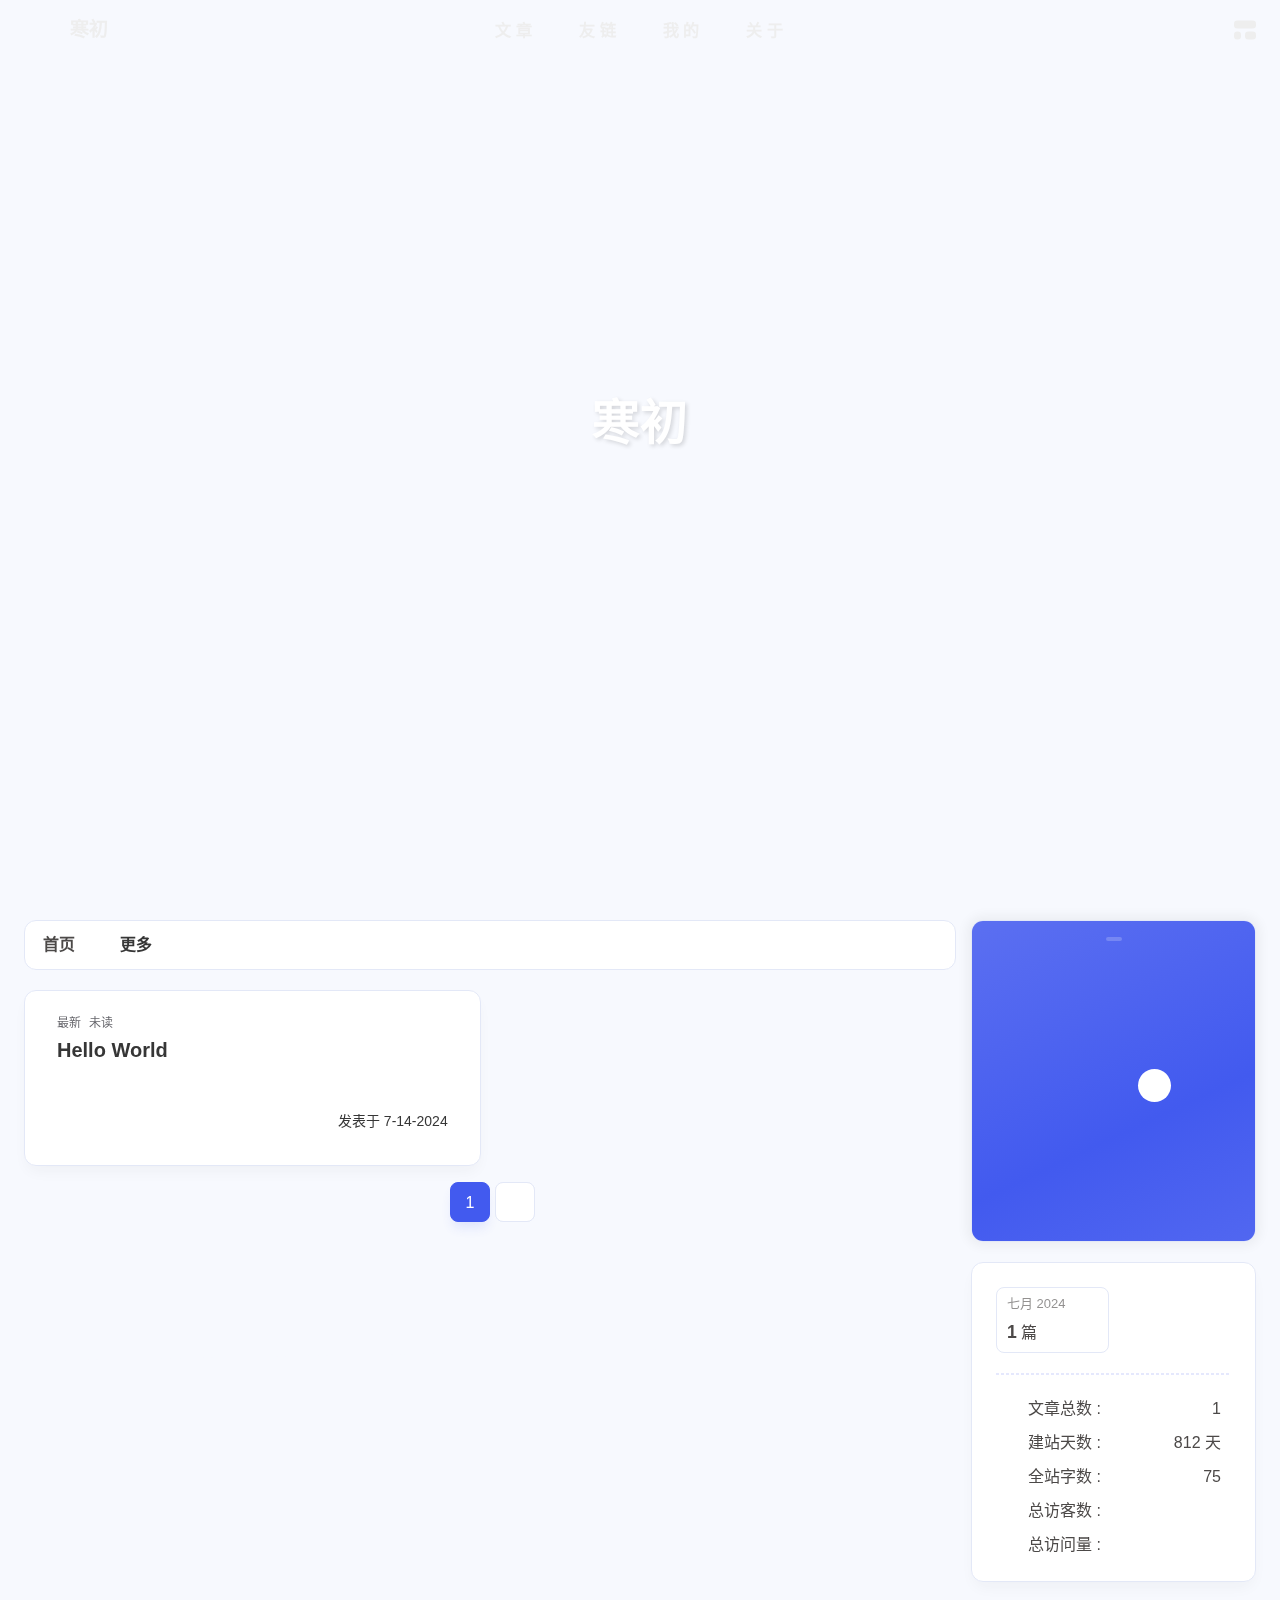
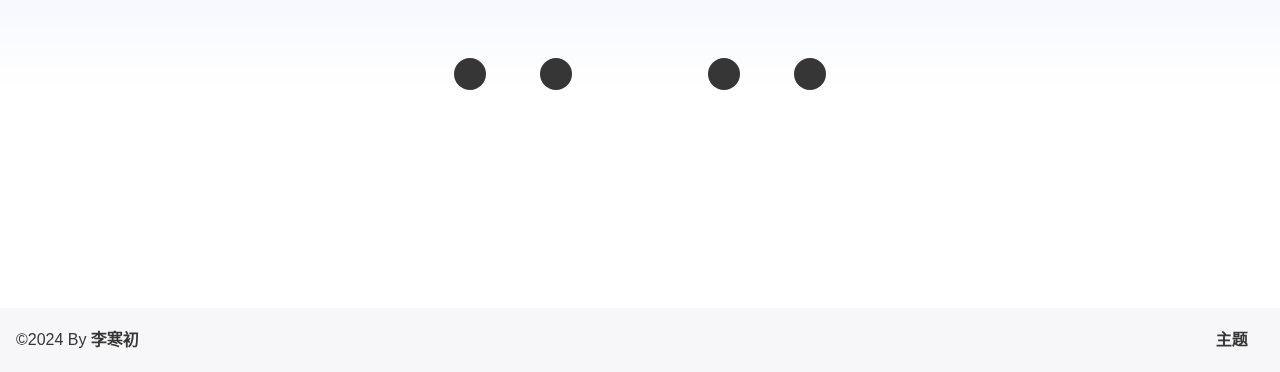
<file: index.html>
<!DOCTYPE html><html lang="zh-CN" data-theme="light"><head><meta charset="UTF-8"><meta http-equiv="X-UA-Compatible" content="IE=edge"><meta name="viewport" content="width=device-width, initial-scale=1.0, user-scalable=no"><title>寒初 - 世界和平</title><meta name="author" content="李寒初"><meta name="copyright" content="李寒初"><meta name="format-detection" content="telephone=no"><meta name="theme-color" content="#f7f9fe"><meta name="mobile-web-app-capable" content="yes"><meta name="apple-touch-fullscreen" content="yes"><meta name="apple-mobile-web-app-title" content="寒初"><meta name="application-name" content="寒初"><meta name="apple-mobile-web-app-capable" content="yes"><meta name="apple-mobile-web-app-status-bar-style" content="#f7f9fe"><meta property="og:type" content="website"><meta property="og:title" content="寒初"><meta property="og:url" content="https://gnight6.github.io/index.html"><meta property="og:site_name" content="寒初"><meta property="og:description"><meta property="og:locale" content="zh-CN"><meta property="og:image" content="https://gnight6.github.io/img/avent.jpg"><meta property="article:author" content="李寒初"><meta property="article:tag"><meta name="twitter:card" content="summary"><meta name="twitter:image" content="https://gnight6.github.io/img/avent.jpg"><meta name="description"><link rel="shortcut icon" href="/img/logo.png"><link rel="canonical" href="https://gnight6.github.io/"><link rel="preconnect" href="//cdn.cbd.int"/><link rel="preconnect" href="//hm.baidu.com"/><link rel="preconnect" href="//busuanzi.ibruce.info"/><meta name="google-site-verification" content="xxx"/><meta name="baidu-site-verification" content="code-xxx"/><meta name="msvalidate.01" content="xxx"/><link rel="manifest" href="/manifest.json"/><meta name="msapplication-TileColor" content="var(--anzhiyu-main)"/><link rel="mask-icon" href="/img/siteicon/apple-icon-180.png" color="#5bbad5"/><link rel="apple-touch-icon" sizes="180x180" href="/img/siteicon/apple-icon-180.png"/><link rel="apple-touch-icon-precomposed" sizes="180x180" href="/img/siteicon/apple-icon-180.png"/><link rel="icon" type="image/png" sizes="32x32" href="/img/siteicon/32.png"/><link rel="icon" type="image/png" sizes="16x16" href="/img/siteicon/16.png"/><link rel="bookmark" href="/img/siteicon/apple-icon-180.png"/><link rel="apple-touch-startup-image" href="/img/siteicon/apple-splash-2048-2732.jpg" media="(device-width: 1024px) and (device-height: 1366px) and (-webkit-device-pixel-ratio: 2) and (orientation: portrait)"/><link rel="apple-touch-startup-image" href="/img/siteicon/apple-splash-2732-2048.jpg" media="(device-width: 1024px) and (device-height: 1366px) and (-webkit-device-pixel-ratio: 2) and (orientation: landscape)"/><link rel="apple-touch-startup-image" href="/img/siteicon/apple-splash-1668-2388.jpg" media="(device-width: 834px) and (device-height: 1194px) and (-webkit-device-pixel-ratio: 2) and (orientation: portrait)"/><link rel="apple-touch-startup-image" href="/img/siteicon/apple-splash-2388-1668.jpg" media="(device-width: 834px) and (device-height: 1194px) and (-webkit-device-pixel-ratio: 2) and (orientation: landscape)"/><link rel="apple-touch-startup-image" href="/img/siteicon/apple-splash-1536-2048.jpg" media="(device-width: 768px) and (device-height: 1024px) and (-webkit-device-pixel-ratio: 2) and (orientation: portrait)"/><link rel="apple-touch-startup-image" href="/img/siteicon/apple-splash-2048-1536.jpg" media="(device-width: 768px) and (device-height: 1024px) and (-webkit-device-pixel-ratio: 2) and (orientation: landscape)"/><link rel="apple-touch-startup-image" href="/img/siteicon/apple-splash-1668-2224.jpg" media="(device-width: 834px) and (device-height: 1112px) and (-webkit-device-pixel-ratio: 2) and (orientation: portrait)"/><link rel="apple-touch-startup-image" href="/img/siteicon/apple-splash-2224-1668.jpg" media="(device-width: 834px) and (device-height: 1112px) and (-webkit-device-pixel-ratio: 2) and (orientation: landscape)"/><link rel="apple-touch-startup-image" href="/img/siteicon/apple-splash-1620-2160.jpg" media="(device-width: 810px) and (device-height: 1080px) and (-webkit-device-pixel-ratio: 2) and (orientation: portrait)"/><link rel="apple-touch-startup-image" href="/img/siteicon/apple-splash-2160-1620.jpg" media="(device-width: 810px) and (device-height: 1080px) and (-webkit-device-pixel-ratio: 2) and (orientation: landscape)"/><link rel="apple-touch-startup-image" href="/img/siteicon/apple-splash-1290-2796.jpg" media="(device-width: 430px) and (device-height: 932px) and (-webkit-device-pixel-ratio: 3) and (orientation: portrait)"/><link rel="apple-touch-startup-image" href="/img/siteicon/apple-splash-2796-1290.jpg" media="(device-width: 430px) and (device-height: 932px) and (-webkit-device-pixel-ratio: 3) and (orientation: landscape)"/><link rel="apple-touch-startup-image" href="/img/siteicon/apple-splash-1179-2556.jpg" media="(device-width: 393px) and (device-height: 852px) and (-webkit-device-pixel-ratio: 3) and (orientation: portrait)"/><link rel="apple-touch-startup-image" href="/img/siteicon/apple-splash-2556-1179.jpg" media="(device-width: 393px) and (device-height: 852px) and (-webkit-device-pixel-ratio: 3) and (orientation: landscape)"/><link rel="apple-touch-startup-image" href="/img/siteicon/apple-splash-1284-2778.jpg" media="(device-width: 428px) and (device-height: 926px) and (-webkit-device-pixel-ratio: 3) and (orientation: portrait)"/><link rel="apple-touch-startup-image" href="/img/siteicon/apple-splash-2778-1284.jpg" media="(device-width: 428px) and (device-height: 926px) and (-webkit-device-pixel-ratio: 3) and (orientation: landscape)"/><link rel="apple-touch-startup-image" href="/img/siteicon/apple-splash-1170-2532.jpg" media="(device-width: 390px) and (device-height: 844px) and (-webkit-device-pixel-ratio: 3) and (orientation: portrait)"/><link rel="apple-touch-startup-image" href="/img/siteicon/apple-splash-2532-1170.jpg" media="(device-width: 390px) and (device-height: 844px) and (-webkit-device-pixel-ratio: 3) and (orientation: landscape)"/><link rel="apple-touch-startup-image" href="/img/siteicon/apple-splash-1125-2436.jpg" media="(device-width: 375px) and (device-height: 812px) and (-webkit-device-pixel-ratio: 3) and (orientation: portrait)"/><link rel="apple-touch-startup-image" href="/img/siteicon/apple-splash-2436-1125.jpg" media="(device-width: 375px) and (device-height: 812px) and (-webkit-device-pixel-ratio: 3) and (orientation: landscape)"/><link rel="apple-touch-startup-image" href="/img/siteicon/apple-splash-1242-2688.jpg" media="(device-width: 414px) and (device-height: 896px) and (-webkit-device-pixel-ratio: 3) and (orientation: portrait)"/><link rel="apple-touch-startup-image" href="/img/siteicon/apple-splash-2688-1242.jpg" media="(device-width: 414px) and (device-height: 896px) and (-webkit-device-pixel-ratio: 3) and (orientation: landscape)"/><link rel="apple-touch-startup-image" href="/img/siteicon/apple-splash-828-1792.jpg" media="(device-width: 414px) and (device-height: 896px) and (-webkit-device-pixel-ratio: 2) and (orientation: portrait)"/><link rel="apple-touch-startup-image" href="/img/siteicon/apple-splash-1792-828.jpg" media="(device-width: 414px) and (device-height: 896px) and (-webkit-device-pixel-ratio: 2) and (orientation: landscape)"/><link rel="apple-touch-startup-image" href="/img/siteicon/apple-splash-1242-2208.jpg" media="(device-width: 414px) and (device-height: 736px) and (-webkit-device-pixel-ratio: 3) and (orientation: portrait)"/><link rel="apple-touch-startup-image" href="/img/siteicon/apple-splash-2208-1242.jpg" media="(device-width: 414px) and (device-height: 736px) and (-webkit-device-pixel-ratio: 3) and (orientation: landscape)"/><link rel="apple-touch-startup-image" href="/img/siteicon/apple-splash-750-1334.jpg" media="(device-width: 375px) and (device-height: 667px) and (-webkit-device-pixel-ratio: 2) and (orientation: portrait)"/><link rel="apple-touch-startup-image" href="/img/siteicon/apple-splash-1334-750.jpg" media="(device-width: 375px) and (device-height: 667px) and (-webkit-device-pixel-ratio: 2) and (orientation: landscape)"/><link rel="apple-touch-startup-image" href="/img/siteicon/apple-splash-640-1136.jpg" media="(device-width: 320px) and (device-height: 568px) and (-webkit-device-pixel-ratio: 2) and (orientation: portrait)"/><link rel="apple-touch-startup-image" href="/img/siteicon/apple-splash-1136-640.jpg" media="(device-width: 320px) and (device-height: 568px) and (-webkit-device-pixel-ratio: 2) and (orientation: landscape)"/><link rel="stylesheet" href="/css/index.css"><link rel="stylesheet" href="https://cdn.cbd.int/node-snackbar@0.1.16/dist/snackbar.min.css" media="print" onload="this.media='all'"><link rel="stylesheet" href="https://cdn.cbd.int/@fancyapps/ui@5.0.28/dist/fancybox/fancybox.css" media="print" onload="this.media='all'"><script>var _hmt = _hmt || [];
(function() {
  var hm = document.createElement("script");
  hm.src = "https://hm.baidu.com/hm.js?9c9de7b043da55645f158c6094981dbc";
  var s = document.getElementsByTagName("script")[0]; 
  s.parentNode.insertBefore(hm, s);
})();
</script><script>const GLOBAL_CONFIG = {
  linkPageTop: undefined,
  peoplecanvas: {"enable":true,"img":"https://upload-bbs.miyoushe.com/upload/2023/09/03/125766904/ee23df8517f3c3e3efc4145658269c06_5714860933110284659.png"},
  postHeadAiDescription: {"enable":true,"gptName":"AnZhiYu","mode":"local","switchBtn":false,"btnLink":"https://afdian.net/item/886a79d4db6711eda42a52540025c377","randomNum":3,"basicWordCount":1000,"key":"xxxx","Referer":"https://xx.xx/"},
  diytitle: {"enable":true,"leaveTitle":"w(ﾟДﾟ)w 不要走！再看看嘛！","backTitle":"♪(^∇^*)欢迎肥来！"},
  LA51: undefined,
  greetingBox: {"enable":true,"default":"晚上好👋","list":[{"greeting":"晚安😴","startTime":0,"endTime":5},{"greeting":"早上好鸭👋, 祝你一天好心情！","startTime":6,"endTime":9},{"greeting":"上午好👋, 状态很好，鼓励一下～","startTime":10,"endTime":10},{"greeting":"11点多啦, 在坚持一下就吃饭啦～","startTime":11,"endTime":11},{"greeting":"午安👋, 宝贝","startTime":12,"endTime":14},{"greeting":"🌈充实的一天辛苦啦！","startTime":14,"endTime":18},{"greeting":"19点喽, 奖励一顿丰盛的大餐吧🍔。","startTime":19,"endTime":19},{"greeting":"晚上好👋, 在属于自己的时间好好放松😌~","startTime":20,"endTime":24}]},
  twikooEnvId: '',
  commentBarrageConfig:undefined,
  root: '/',
  preloader: {"source":3},
  friends_vue_info: undefined,
  navMusic: true,
  mainTone: {"mode":"api","api":"https://img2color-go.vercel.app/api?img=","cover_change":true},
  authorStatus: {"skills":null},
  algolia: undefined,
  localSearch: undefined,
  translate: {"defaultEncoding":2,"translateDelay":0,"msgToTraditionalChinese":"繁","msgToSimplifiedChinese":"简","rightMenuMsgToTraditionalChinese":"转为繁体","rightMenuMsgToSimplifiedChinese":"转为简体"},
  noticeOutdate: undefined,
  highlight: {"plugin":"highlight.js","highlightCopy":true,"highlightLang":true,"highlightHeightLimit":330},
  copy: {
    success: '复制成功',
    error: '复制错误',
    noSupport: '浏览器不支持'
  },
  relativeDate: {
    homepage: false,
    simplehomepage: true,
    post: false
  },
  runtime: '天',
  date_suffix: {
    just: '刚刚',
    min: '分钟前',
    hour: '小时前',
    day: '天前',
    month: '个月前'
  },
  copyright: {"copy":true,"copyrightEbable":false,"limitCount":50,"languages":{"author":"作者: 李寒初","link":"链接: ","source":"来源: 寒初","info":"著作权归作者所有。商业转载请联系作者获得授权，非商业转载请注明出处。","copySuccess":"复制成功，复制和转载请标注本文地址"}},
  lightbox: 'fancybox',
  Snackbar: {"chs_to_cht":"你已切换为繁体","cht_to_chs":"你已切换为简体","day_to_night":"你已切换为深色模式","night_to_day":"你已切换为浅色模式","bgLight":"#49b1f5","bgDark":"#2d3035","position":"bottom-left"},
  source: {
    justifiedGallery: {
      js: 'https://cdn.cbd.int/flickr-justified-gallery@2.1.2/dist/fjGallery.min.js',
      css: 'https://cdn.cbd.int/flickr-justified-gallery@2.1.2/dist/fjGallery.css'
    }
  },
  isPhotoFigcaption: false,
  islazyload: true,
  isAnchor: false,
  shortcutKey: {"enable":true,"delay":100,"shiftDelay":200},
  autoDarkmode: true
}</script><script id="config-diff">var GLOBAL_CONFIG_SITE = {
  configTitle: '寒初',
  title: '寒初',
  postAI: '',
  pageFillDescription: '',
  isPost: false,
  isHome: true,
  isHighlightShrink: true,
  isToc: false,
  postUpdate: '2024-07-16 12:09:03',
  postMainColor: '',
}</script><noscript><style type="text/css">
  #nav {
    opacity: 1
  }
  .justified-gallery img {
    opacity: 1
  }

  #recent-posts time,
  #post-meta time {
    display: inline !important
  }
</style></noscript><script>(win=>{
      win.saveToLocal = {
        set: (key, value, ttl) => {
          if (ttl === 0) return
          const now = Date.now()
          const expiry = now + ttl * 86400000
          const item = {
            value,
            expiry
          }
          localStorage.setItem(key, JSON.stringify(item))
        },
      
        get: key => {
          const itemStr = localStorage.getItem(key)
      
          if (!itemStr) {
            return undefined
          }
          const item = JSON.parse(itemStr)
          const now = Date.now()
      
          if (now > item.expiry) {
            localStorage.removeItem(key)
            return undefined
          }
          return item.value
        }
      }
    
      win.getScript = (url, attr = {}) => new Promise((resolve, reject) => {
        const script = document.createElement('script')
        script.src = url
        script.async = true
        script.onerror = reject
        script.onload = script.onreadystatechange = function() {
          const loadState = this.readyState
          if (loadState && loadState !== 'loaded' && loadState !== 'complete') return
          script.onload = script.onreadystatechange = null
          resolve()
        }

        Object.keys(attr).forEach(key => {
          script.setAttribute(key, attr[key])
        })

        document.head.appendChild(script)
      })
    
      win.getCSS = (url, id = false) => new Promise((resolve, reject) => {
        const link = document.createElement('link')
        link.rel = 'stylesheet'
        link.href = url
        if (id) link.id = id
        link.onerror = reject
        link.onload = link.onreadystatechange = function() {
          const loadState = this.readyState
          if (loadState && loadState !== 'loaded' && loadState !== 'complete') return
          link.onload = link.onreadystatechange = null
          resolve()
        }
        document.head.appendChild(link)
      })
    
      win.activateDarkMode = () => {
        document.documentElement.setAttribute('data-theme', 'dark')
        if (document.querySelector('meta[name="theme-color"]') !== null) {
          document.querySelector('meta[name="theme-color"]').setAttribute('content', '#18171d')
        }
      }
      win.activateLightMode = () => {
        document.documentElement.setAttribute('data-theme', 'light')
        if (document.querySelector('meta[name="theme-color"]') !== null) {
          document.querySelector('meta[name="theme-color"]').setAttribute('content', '#f7f9fe')
        }
      }
      const t = saveToLocal.get('theme')
    
          const isDarkMode = window.matchMedia('(prefers-color-scheme: dark)').matches
          const isLightMode = window.matchMedia('(prefers-color-scheme: light)').matches
          const isNotSpecified = window.matchMedia('(prefers-color-scheme: no-preference)').matches
          const hasNoSupport = !isDarkMode && !isLightMode && !isNotSpecified

          if (t === undefined) {
            if (isLightMode) activateLightMode()
            else if (isDarkMode) activateDarkMode()
            else if (isNotSpecified || hasNoSupport) {
              const now = new Date()
              const hour = now.getHours()
              const isNight = hour <= 6 || hour >= 18
              isNight ? activateDarkMode() : activateLightMode()
            }
            window.matchMedia('(prefers-color-scheme: dark)').addListener(e => {
              if (saveToLocal.get('theme') === undefined) {
                e.matches ? activateDarkMode() : activateLightMode()
              }
            })
          } else if (t === 'light') activateLightMode()
          else activateDarkMode()
        
      const asideStatus = saveToLocal.get('aside-status')
      if (asideStatus !== undefined) {
        if (asideStatus === 'hide') {
          document.documentElement.classList.add('hide-aside')
        } else {
          document.documentElement.classList.remove('hide-aside')
        }
      }
    
      const detectApple = () => {
        if(/iPad|iPhone|iPod|Macintosh/.test(navigator.userAgent)){
          document.documentElement.classList.add('apple')
        }
      }
      detectApple()
    })(window)</script><meta name="generator" content="Hexo 7.3.0"></head><body data-type="anzhiyu"><div id="web_bg"></div><div id="an_music_bg"></div><div id="loading-box" onclick="document.getElementById(&quot;loading-box&quot;).classList.add(&quot;loaded&quot;)"><div class="loading-bg"><img class="loading-img nolazyload" alt="加载头像" src="/img/avent.jpg"/><div class="loading-image-dot"></div></div></div><script>const preloader = {
  endLoading: () => {
    document.getElementById('loading-box').classList.add("loaded");
  },
  initLoading: () => {
    document.getElementById('loading-box').classList.remove("loaded")
  }
}
window.addEventListener('load',()=> { preloader.endLoading() })
setTimeout(function(){preloader.endLoading();},10000)

if (true) {
  document.addEventListener('pjax:send', () => { preloader.initLoading() })
  document.addEventListener('pjax:complete', () => { preloader.endLoading() })
}</script><link rel="stylesheet" href="https://cdn.cbd.int/anzhiyu-theme-static@1.1.10/progress_bar/progress_bar.css"/><script async="async" src="https://cdn.cbd.int/pace-js@1.2.4/pace.min.js" data-pace-options="{ &quot;restartOnRequestAfter&quot;:false,&quot;eventLag&quot;:false}"></script><div class="page" id="body-wrap"><header class="full_page" id="page-header" style="orange"><nav id="nav"><div id="nav-group"><span id="blog_name"><div class="back-home-button"><i class="anzhiyufont anzhiyu-icon-grip-vertical"></i><div class="back-menu-list-groups"><div class="back-menu-list-group"><div class="back-menu-list-title">网页</div><div class="back-menu-list"><a class="back-menu-item" href="https://gNight6.github.io" title="博客"><img class="back-menu-item-icon" src= "[data-uri]" onerror="this.onerror=null,this.src=&quot;/img/404.jpg&quot;" data-lazy-src="/img/logo.png" alt="博客"/><span class="back-menu-item-text">博客</span></a></div></div><div class="back-menu-list-group"><div class="back-menu-list-title">项目</div><div class="back-menu-list"><a class="back-menu-item" target="_blank" rel="noopener" href="https://image.anheyu.com/" title="安知鱼图床"><img class="back-menu-item-icon" src= "[data-uri]" onerror="this.onerror=null,this.src=&quot;/img/404.jpg&quot;" data-lazy-src="https://image.anheyu.com/favicon.ico" alt="安知鱼图床"/><span class="back-menu-item-text">安知鱼图床</span></a></div></div></div></div><a id="site-name" href="/" accesskey="h"><div class="title">寒初</div><i class="anzhiyufont anzhiyu-icon-house-chimney"></i></a><div id="he-plugin-simple"></div><script>var WIDGET = {
  "CONFIG": {
    "modules": "0124",
    "background": "2",
    "tmpColor": "FFFFFF",
    "tmpSize": "16",
    "cityColor": "FFFFFF",
    "citySize": "16",
    "aqiColor": "E8D87B",
    "aqiSize": "16",
    "weatherIconSize": "24",
    "alertIconSize": "18",
    "padding": "10px 10px 10px 10px",
    "shadow": "0",
    "language": "auto",
    "borderRadius": "20",
    "fixed": "true",
    "vertical": "top",
    "horizontal": "left",
    "left": "20",
    "top": "7.1",
    "key": "df245676fb434a0691ead1c63341cd94"
  }
}
</script><link rel="stylesheet" href="https://widget.qweather.net/simple/static/css/he-simple.css?v=1.4.0"/><script src="https://widget.qweather.net/simple/static/js/he-simple.js?v=1.4.0"></script></span><div class="mask-name-container"><div id="name-container"><a id="page-name" href="javascript:anzhiyu.scrollToDest(0, 500)">PAGE_NAME</a></div></div><div id="menus"><div class="menus_items"><div class="menus_item"><a class="site-page" href="javascript:void(0);"><span> 文章</span></a><ul class="menus_item_child"><li><a class="site-page child faa-parent animated-hover" href="/archives/"><i class="anzhiyufont anzhiyu-icon-box-archive faa-tada" style="font-size: 0.9em;"></i><span> 隧道</span></a></li><li><a class="site-page child faa-parent animated-hover" href="/categories/"><i class="anzhiyufont anzhiyu-icon-shapes faa-tada" style="font-size: 0.9em;"></i><span> 分类</span></a></li><li><a class="site-page child faa-parent animated-hover" href="/tags/"><i class="anzhiyufont anzhiyu-icon-tags faa-tada" style="font-size: 0.9em;"></i><span> 标签</span></a></li></ul></div><div class="menus_item"><a class="site-page" href="javascript:void(0);"><span> 友链</span></a><ul class="menus_item_child"><li><a class="site-page child faa-parent animated-hover" href="/link/"><i class="anzhiyufont anzhiyu-icon-link faa-tada" style="font-size: 0.9em;"></i><span> 友人帐</span></a></li><li><a class="site-page child faa-parent animated-hover" href="/comments/"><i class="anzhiyufont anzhiyu-icon-envelope faa-tada" style="font-size: 0.9em;"></i><span> 留言板</span></a></li></ul></div><div class="menus_item"><a class="site-page" href="javascript:void(0);"><span> 我的</span></a><ul class="menus_item_child"><li><a class="site-page child faa-parent animated-hover" href="/music/?id=2660284705&amp;server=netease"><i class="anzhiyufont anzhiyu-icon-music faa-tada" style="font-size: 0.9em;"></i><span> 音乐馆</span></a></li><li><a class="site-page child faa-parent animated-hover" href="/album/"><i class="anzhiyufont anzhiyu-icon-images faa-tada" style="font-size: 0.9em;"></i><span> 相册集</span></a></li><li><a class="site-page child faa-parent animated-hover" href="/air-conditioner/"><i class="anzhiyufont anzhiyu-icon-fan faa-tada" style="font-size: 0.9em;"></i><span> 小空调</span></a></li></ul></div><div class="menus_item"><a class="site-page" href="javascript:void(0);"><span> 关于</span></a><ul class="menus_item_child"><li><a class="site-page child faa-parent animated-hover" href="/about/"><i class="anzhiyufont anzhiyu-icon-paper-plane faa-tada" style="font-size: 0.9em;"></i><span> 关于本人</span></a></li><li><a class="site-page child faa-parent animated-hover" href="/essay/"><i class="anzhiyufont anzhiyu-icon-lightbulb faa-tada" style="font-size: 0.9em;"></i><span> 闲言碎语</span></a></li><li><a class="site-page child faa-parent animated-hover" href="javascript:toRandomPost()"><i class="anzhiyufont anzhiyu-icon-shoe-prints1 faa-tada" style="font-size: 0.9em;"></i><span> 随便逛逛</span></a></li></ul></div></div></div><div id="nav-right"><div class="nav-button only-home" id="travellings_button" title="随机前往一个开往项目网站"><a class="site-page" onclick="anzhiyu.totraveling()" title="随机前往一个开往项目网站" href="javascript:void(0);" rel="external nofollow" data-pjax-state="external"><i class="anzhiyufont anzhiyu-icon-train"></i></a></div><div class="nav-button" id="randomPost_button"><a class="site-page" onclick="toRandomPost()" title="随机前往一个文章" href="javascript:void(0);"><i class="anzhiyufont anzhiyu-icon-dice"></i></a></div><input id="center-console" type="checkbox"/><label class="widget" for="center-console" title="中控台" onclick="anzhiyu.switchConsole();"><i class="left"></i><i class="widget center"></i><i class="widget right"></i></label><div id="console"><div class="console-card-group-reward"><ul class="reward-all console-card"><li class="reward-item"><a href="https://npm.elemecdn.com/anzhiyu-blog@1.1.6/img/post/common/qrcode-weichat.png" target="_blank"><img class="post-qr-code-img" alt="微信" src= "[data-uri]" onerror="this.onerror=null,this.src=&quot;/img/404.jpg&quot;" data-lazy-src="https://npm.elemecdn.com/anzhiyu-blog@1.1.6/img/post/common/qrcode-weichat.png"/></a><div class="post-qr-code-desc">微信</div></li><li class="reward-item"><a href="https://npm.elemecdn.com/anzhiyu-blog@1.1.6/img/post/common/qrcode-alipay.png" target="_blank"><img class="post-qr-code-img" alt="支付宝" src= "[data-uri]" onerror="this.onerror=null,this.src=&quot;/img/404.jpg&quot;" data-lazy-src="https://npm.elemecdn.com/anzhiyu-blog@1.1.6/img/post/common/qrcode-alipay.png"/></a><div class="post-qr-code-desc">支付宝</div></li></ul></div><div class="console-card-group"><div class="console-card-group-left"><div class="console-card" id="card-newest-comments"><div class="card-content"><div class="author-content-item-tips">互动</div><span class="author-content-item-title"> 最新评论</span></div><div class="aside-list"><span>正在加载中...</span></div></div></div><div class="console-card-group-right"><div class="console-card tags"><div class="card-content"><div class="author-content-item-tips">兴趣点</div><span class="author-content-item-title">寻找你感兴趣的领域</span></div></div><div class="console-card history"><div class="item-headline"><i class="anzhiyufont anzhiyu-icon-box-archiv"></i><span>文章</span></div><div class="card-archives"><div class="item-headline"><i class="anzhiyufont anzhiyu-icon-archive"></i><span>归档</span></div><ul class="card-archive-list"><li class="card-archive-list-item"><a class="card-archive-list-link" href="/archives/2024/07/"><span class="card-archive-list-date">七月 2024</span><div class="card-archive-list-count-group"><span class="card-archive-list-count">1</span><span>篇</span></div></a></li></ul></div><hr/></div></div></div><div class="button-group"><div class="console-btn-item"><a class="darkmode_switchbutton" title="显示模式切换" href="javascript:void(0);"><i class="anzhiyufont anzhiyu-icon-moon"></i></a></div><div class="console-btn-item" id="consoleHideAside" onclick="anzhiyu.hideAsideBtn()" title="边栏显示控制"><a class="asideSwitch"><i class="anzhiyufont anzhiyu-icon-arrows-left-right"></i></a></div><div class="console-btn-item" id="consoleMusic" onclick="anzhiyu.musicToggle()" title="音乐开关"><a class="music-switch"><i class="anzhiyufont anzhiyu-icon-music"></i></a></div><div class="console-btn-item" id="consoleKeyboard" onclick="anzhiyu.keyboardToggle()" title="快捷键开关"><a class="keyboard-switch"><i class="anzhiyufont anzhiyu-icon-keyboard"></i></a></div></div><div class="console-mask" onclick="anzhiyu.hideConsole()" href="javascript:void(0);"></div></div><div class="nav-button" id="nav-totop"><a class="totopbtn" href="javascript:void(0);"><i class="anzhiyufont anzhiyu-icon-arrow-up"></i><span id="percent" onclick="anzhiyu.scrollToDest(0,500)">0</span></a></div><div id="toggle-menu"><a class="site-page" href="javascript:void(0);" title="切换"><i class="anzhiyufont anzhiyu-icon-bars"></i></a></div></div></div></nav><div id="site-info"><h1 id="site-title">寒初</h1></div><div id="scroll-down"><i class="anzhiyufont anzhiyu-icon-angle-down scroll-down-effects"></i></div></header><main id="blog-container"><div class="layout" id="content-inner"><div class="recent-posts" id="recent-posts"><div id="categoryBar"><div class="category-bar" id="category-bar"><div id="catalog-bar"><div id="catalog-list"><div class="catalog-list-item" id="首页"><a href="/">首页</a></div></div><div class="category-bar-next" id="category-bar-next" onclick="anzhiyu.scrollCategoryBarToRight()"><i class="anzhiyufont anzhiyu-icon-angle-double-right"></i></div><a class="catalog-more" href="/categories/">更多</a></div></div></div><div class="recent-post-item lastestpost-item" onclick="pjax.loadUrl('/2024/07/14/hello-world/')"><div class="recent-post-info no-cover"><div class="recent-post-info-top"><div class="recent-post-info-top-tips"><span class="newPost">最新</span><a class="unvisited-post" href="/2024/07/14/hello-world/" title="Hello World">未读</a></div><a class="article-title" href="/2024/07/14/hello-world/" title="Hello World">Hello World</a></div><div class="article-meta-wrap"><span class="post-meta-date"><i class="anzhiyufont anzhiyu-icon-calendar-days" style="font-size: 15px; display:none"></i><span class="article-meta-label">发表于</span><time datetime="2024-07-14T09:32:15.621Z" title="发表于 2024-07-14 17:32:15" time="2024-07-14 17:32:15">2024-07-14</time><time class="time_hidden" datetime="2024-07-14T09:32:15.621Z" title="更新于 2024-07-14 17:32:15" time="2024-07-14 17:32:15">2024-07-14</time></span></div><div class="content">Welcome to Hexo! This is your very first post. Check documentation for more info. If you get any problems when using Hexo, you can find the answer in troubleshooting or you can ask me on GitHub.
Quick StartCreate a new post$ hexo new &quot;My New Post&quot;

More info: Writing
Run server$ hexo server

More info: Server
Generate static files$ hexo generate

More info: Generating
Deploy to remote sites$ hexo deploy

More info: Deployment
</div></div></div><nav id="pagination"><div class="pagination"><span class="page-number current">1</span><div class="toPageGroup"><input id="toPageText" oninput="value=value.replace(/[^0-9]/g,'')" maxlength="3" onkeyup="this.value=this.value.replace(/[^u4e00-u9fa5w]/g,'')" aria-label="toPage"><a id="toPageButton" onclick="anzhiyu.toPage()"><i class="anzhiyufont anzhiyu-icon-angles-right" style="font-weight: inherit; font-size: 1rem;"></i></a></div></div></nav></div><div class="aside-content" id="aside-content"><div class="card-widget card-info"><div class="card-content"><div class="author-info__sayhi" id="author-info__sayhi" onclick="anzhiyu.changeSayHelloText()"></div><div class="author-info-avatar"><img class="avatar-img" src= "[data-uri]" onerror="this.onerror=null,this.src=&quot;/img/404.jpg&quot;" data-lazy-src="/img/avent.jpg" onerror="this.onerror=null;this.src='/img/friend_404.gif'" alt="avatar"/><div class="author-status"><img class="g-status" src= "[data-uri]" onerror="this.onerror=null,this.src=&quot;/img/404.jpg&quot;" data-lazy-src="https://bu.dusays.com/2023/08/24/64e6ce9c507bb.png" alt="status"/></div></div><div class="author-info__description"></div></div></div><div class="sticky_layout"><div class="card-widget"><div class="card-archives"><div class="item-headline"><i class="anzhiyufont anzhiyu-icon-archive"></i><span>归档</span></div><ul class="card-archive-list"><li class="card-archive-list-item"><a class="card-archive-list-link" href="/archives/2024/07/"><span class="card-archive-list-date">七月 2024</span><div class="card-archive-list-count-group"><span class="card-archive-list-count">1</span><span>篇</span></div></a></li></ul></div><hr/><div class="card-webinfo"><div class="item-headline"><i class="anzhiyufont anzhiyu-icon-chart-line"></i><span>网站资讯</span></div><div class="webinfo"><div class="webinfo-item"><div class="webinfo-item-title"><i class="anzhiyufont anzhiyu-icon-file-lines"></i><div class="item-name">文章总数 :</div></div><div class="item-count">1</div></div><div class="webinfo-item"><div class="webinfo-item-title"><i class="anzhiyufont anzhiyu-icon-stopwatch"></i><div class="item-name">建站天数 :</div></div><div class="item-count" id="runtimeshow" data-publishDate="2024-05-04T04:00:00.000Z"><i class="anzhiyufont anzhiyu-icon-spinner anzhiyu-spin"></i></div></div><div class="webinfo-item"><div class="webinfo-item-title"><i class="anzhiyufont anzhiyu-icon-font"></i><div class="item-name">全站字数 :</div></div><div class="item-count">75</div></div><div class="webinfo-item"><div class="webinfo-item-title"><i class="anzhiyufont anzhiyu-icon-universal-access"></i><div class="item-name">总访客数 :</div></div><div class="item-count" id="busuanzi_value_site_uv"><i class="anzhiyufont anzhiyu-icon-spinner anzhiyu-spin"></i></div></div><div class="webinfo-item"><div class="webinfo-item-title"><i class="anzhiyufont anzhiyu-icon-square-poll-vertical"></i><div class="item-name">总访问量 :</div></div><div class="item-count" id="busuanzi_value_site_pv"><i class="anzhiyufont anzhiyu-icon-spinner anzhiyu-spin"></i></div></div></div></div></div></div></div></div></main><footer id="footer"><div id="footer-wrap"><div id="footer_deal"><a class="deal_link" href="mailto:anzhiyu-c@qq.com" title="email"><i class="anzhiyufont anzhiyu-icon-envelope"></i></a><a class="deal_link" target="_blank" rel="noopener" href="https://weibo.com/u/6378063631" title="微博"><i class="anzhiyufont anzhiyu-icon-weibo"></i></a><img class="footer_mini_logo" title="返回顶部" alt="返回顶部" onclick="anzhiyu.scrollToDest(0, 500)" src= "[data-uri]" onerror="this.onerror=null,this.src=&quot;/img/404.jpg&quot;" data-lazy-src="img/avent.jpg" size="50px"/><a class="deal_link" target="_blank" rel="noopener" href="https://github.com/anzhiyu-c" title="Github"><i class="anzhiyufont anzhiyu-icon-github"></i></a><a class="deal_link" target="_blank" rel="noopener" href="https://v.douyin.com/DwCpMEy/" title="抖音"><i class="anzhiyufont anzhiyu-icon-tiktok"></i></a></div><div id="workboard"><img class="workSituationImg boardsign" src= "[data-uri]" onerror="this.onerror=null,this.src=&quot;/img/404.jpg&quot;" data-lazy-src="https://npm.elemecdn.com/anzhiyu-blog@2.0.4/img/badge/安知鱼-上班摸鱼中.svg" alt="距离月入25k也就还差一个大佬带我~" title="距离月入25k也就还差一个大佬带我~"/><div id="runtimeTextTip"></div></div><p id="ghbdages"><a class="github-badge" target="_blank" href="https://hexo.io/" style="margin-inline:5px" data-title="博客框架为Hexo_v5.4.0" title="博客框架为Hexo_v5.4.0"><img src= "[data-uri]" onerror="this.onerror=null,this.src=&quot;/img/404.jpg&quot;" data-lazy-src="https://npm.elemecdn.com/anzhiyu-blog@2.1.5/img/badge/Frame-Hexo.svg" alt="博客框架为Hexo_v5.4.0"/></a><a class="github-badge" target="_blank" href="https://blog.anheyu.com/" style="margin-inline:5px" data-title="本站使用AnZhiYu主题" title="本站使用AnZhiYu主题"><img src= "[data-uri]" onerror="this.onerror=null,this.src=&quot;/img/404.jpg&quot;" data-lazy-src="https://npm.elemecdn.com/anzhiyu-theme-static@1.0.9/img/Theme-AnZhiYu-2E67D3.svg" alt="本站使用AnZhiYu主题"/></a></p></div><div id="footer-bar"><div class="footer-bar-links"><div class="footer-bar-left"><div id="footer-bar-tips"><div class="copyright">&copy;2024 By <a class="footer-bar-link" href="/" title="李寒初" target="_blank">李寒初</a></div></div><div id="footer-type-tips"></div><div class="js-pjax"><script>function subtitleType () {
  fetch('https://v1.hitokoto.cn')
    .then(response => response.json())
    .then(data => {
      if (true) {
        const from = '出自 ' + data.from
        const sub = ["生活明朗&#44; 万物可爱&#44; 人间值得&#44; 未来可期."]
        sub.unshift(data.hitokoto, from)
        window.typed = new Typed('#footer-type-tips', {
          strings: sub,
          startDelay: 300,
          typeSpeed: 150,
          loop: true,
          backSpeed: 50,
        })
      } else {
        document.getElementById('footer-type-tips').innerHTML = data.hitokoto
      }
    })
}

if (true) {
  if (typeof Typed === 'function') {
    subtitleType()
  } else {
    getScript('https://cdn.cbd.int/typed.js@2.1.0/dist/typed.umd.js').then(subtitleType)
  }
} else {
  subtitleType()
}
</script></div></div><div class="footer-bar-right"><a class="footer-bar-link" target="_blank" rel="noopener" href="https://github.com/anzhiyu-c/hexo-theme-anzhiyu" title="主题">主题</a></div></div></div></footer><script defer>var hasShownPopup = sessionStorage.getItem('sessionNegotiatePopupShown');

if (!hasShownPopup) {
  setTimeout(() => {
    anzhiyuPopupManager && anzhiyuPopupManager.enqueuePopup('协议提醒助手', '查看本站为你的个人隐私做出的努力', '/privacy', 4000);
    sessionStorage.setItem('sessionNegotiatePopupShown', 'true');
  }, 1000);
}
</script></div><div id="sidebar"><div id="menu-mask"></div><div id="sidebar-menus"><div class="sidebar-site-data site-data is-center"><a href="/archives/" title="archive"><div class="headline">文章</div><div class="length-num">1</div></a><a href="/tags/" title="tag"><div class="headline">标签</div><div class="length-num">0</div></a><a href="/categories/" title="category"><div class="headline">分类</div><div class="length-num">0</div></a></div><span class="sidebar-menu-item-title">功能</span><div class="sidebar-menu-item"><a class="darkmode_switchbutton menu-child" href="javascript:void(0);" title="显示模式"><i class="anzhiyufont anzhiyu-icon-circle-half-stroke"></i><span>显示模式</span></a></div><div class="back-menu-list-groups"><div class="back-menu-list-group"><div class="back-menu-list-title">网页</div><div class="back-menu-list"><a class="back-menu-item" href="https://gNight6.github.io" title="博客"><img class="back-menu-item-icon" src= "[data-uri]" onerror="this.onerror=null,this.src=&quot;/img/404.jpg&quot;" data-lazy-src="/img/logo.png" alt="博客"/><span class="back-menu-item-text">博客</span></a></div></div><div class="back-menu-list-group"><div class="back-menu-list-title">项目</div><div class="back-menu-list"><a class="back-menu-item" target="_blank" rel="noopener" href="https://image.anheyu.com/" title="安知鱼图床"><img class="back-menu-item-icon" src= "[data-uri]" onerror="this.onerror=null,this.src=&quot;/img/404.jpg&quot;" data-lazy-src="https://image.anheyu.com/favicon.ico" alt="安知鱼图床"/><span class="back-menu-item-text">安知鱼图床</span></a></div></div></div><div class="menus_items"><div class="menus_item"><a class="site-page" href="javascript:void(0);"><span> 文章</span></a><ul class="menus_item_child"><li><a class="site-page child faa-parent animated-hover" href="/archives/"><i class="anzhiyufont anzhiyu-icon-box-archive faa-tada" style="font-size: 0.9em;"></i><span> 隧道</span></a></li><li><a class="site-page child faa-parent animated-hover" href="/categories/"><i class="anzhiyufont anzhiyu-icon-shapes faa-tada" style="font-size: 0.9em;"></i><span> 分类</span></a></li><li><a class="site-page child faa-parent animated-hover" href="/tags/"><i class="anzhiyufont anzhiyu-icon-tags faa-tada" style="font-size: 0.9em;"></i><span> 标签</span></a></li></ul></div><div class="menus_item"><a class="site-page" href="javascript:void(0);"><span> 友链</span></a><ul class="menus_item_child"><li><a class="site-page child faa-parent animated-hover" href="/link/"><i class="anzhiyufont anzhiyu-icon-link faa-tada" style="font-size: 0.9em;"></i><span> 友人帐</span></a></li><li><a class="site-page child faa-parent animated-hover" href="/comments/"><i class="anzhiyufont anzhiyu-icon-envelope faa-tada" style="font-size: 0.9em;"></i><span> 留言板</span></a></li></ul></div><div class="menus_item"><a class="site-page" href="javascript:void(0);"><span> 我的</span></a><ul class="menus_item_child"><li><a class="site-page child faa-parent animated-hover" href="/music/?id=2660284705&amp;server=netease"><i class="anzhiyufont anzhiyu-icon-music faa-tada" style="font-size: 0.9em;"></i><span> 音乐馆</span></a></li><li><a class="site-page child faa-parent animated-hover" href="/album/"><i class="anzhiyufont anzhiyu-icon-images faa-tada" style="font-size: 0.9em;"></i><span> 相册集</span></a></li><li><a class="site-page child faa-parent animated-hover" href="/air-conditioner/"><i class="anzhiyufont anzhiyu-icon-fan faa-tada" style="font-size: 0.9em;"></i><span> 小空调</span></a></li></ul></div><div class="menus_item"><a class="site-page" href="javascript:void(0);"><span> 关于</span></a><ul class="menus_item_child"><li><a class="site-page child faa-parent animated-hover" href="/about/"><i class="anzhiyufont anzhiyu-icon-paper-plane faa-tada" style="font-size: 0.9em;"></i><span> 关于本人</span></a></li><li><a class="site-page child faa-parent animated-hover" href="/essay/"><i class="anzhiyufont anzhiyu-icon-lightbulb faa-tada" style="font-size: 0.9em;"></i><span> 闲言碎语</span></a></li><li><a class="site-page child faa-parent animated-hover" href="javascript:toRandomPost()"><i class="anzhiyufont anzhiyu-icon-shoe-prints1 faa-tada" style="font-size: 0.9em;"></i><span> 随便逛逛</span></a></li></ul></div></div><span class="sidebar-menu-item-title">标签</span></div></div><div id="keyboard-tips"><div class="keyboardTitle">博客快捷键</div><div class="keybordList"><div class="keybordItem"><div class="keyGroup"><div class="key">shift K</div></div><div class="keyContent"><div class="content">关闭快捷键功能</div></div></div><div class="keybordItem"><div class="keyGroup"><div class="key">shift A</div></div><div class="keyContent"><div class="content">打开/关闭中控台</div></div></div><div class="keybordItem"><div class="keyGroup"><div class="key">shift M</div></div><div class="keyContent"><div class="content">播放/暂停音乐</div></div></div><div class="keybordItem"><div class="keyGroup"><div class="key">shift D</div></div><div class="keyContent"><div class="content">深色/浅色显示模式</div></div></div><div class="keybordItem"><div class="keyGroup"><div class="key">shift S</div></div><div class="keyContent"><div class="content">站内搜索</div></div></div><div class="keybordItem"><div class="keyGroup"><div class="key">shift R</div></div><div class="keyContent"><div class="content">随机访问</div></div></div><div class="keybordItem"><div class="keyGroup"><div class="key">shift H</div></div><div class="keyContent"><div class="content">返回首页</div></div></div><div class="keybordItem"><div class="keyGroup"><div class="key">shift F</div></div><div class="keyContent"><div class="content">友链鱼塘</div></div></div><div class="keybordItem"><div class="keyGroup"><div class="key">shift L</div></div><div class="keyContent"><div class="content">友链页面</div></div></div><div class="keybordItem"><div class="keyGroup"><div class="key">shift P</div></div><div class="keyContent"><div class="content">关于本站</div></div></div><div class="keybordItem"><div class="keyGroup"><div class="key">shift I</div></div><div class="keyContent"><div class="content">原版/本站右键菜单</div></div></div></div></div><div id="rightside"><div id="rightside-config-hide"><button id="translateLink" type="button" title="简繁转换">繁</button><button id="darkmode" type="button" title="浅色和深色模式转换"><i class="anzhiyufont anzhiyu-icon-circle-half-stroke"></i></button><button id="hide-aside-btn" type="button" title="单栏和双栏切换"><i class="anzhiyufont anzhiyu-icon-arrows-left-right"></i></button></div><div id="rightside-config-show"><button id="rightside-config" type="button" title="设置"><i class="anzhiyufont anzhiyu-icon-gear"></i></button><button id="go-up" type="button" title="回到顶部"><i class="anzhiyufont anzhiyu-icon-arrow-up"></i></button></div></div><div id="nav-music"><a id="nav-music-hoverTips" onclick="anzhiyu.musicToggle()" accesskey="m">播放音乐</a><div id="console-music-bg"></div><meting-js id="2660284705" server="netease" type="playlist" mutex="true" preload="none" theme="var(--anzhiyu-main)" data-lrctype="0" order="random" volume="0.7"></meting-js></div><div id="rightMenu"><div class="rightMenu-group rightMenu-small"><div class="rightMenu-item" id="menu-backward"><i class="anzhiyufont anzhiyu-icon-arrow-left"></i></div><div class="rightMenu-item" id="menu-forward"><i class="anzhiyufont anzhiyu-icon-arrow-right"></i></div><div class="rightMenu-item" id="menu-refresh"><i class="anzhiyufont anzhiyu-icon-arrow-rotate-right" style="font-size: 1rem;"></i></div><div class="rightMenu-item" id="menu-top"><i class="anzhiyufont anzhiyu-icon-arrow-up"></i></div></div><div class="rightMenu-group rightMenu-line rightMenuPlugin"><div class="rightMenu-item" id="menu-copytext"><i class="anzhiyufont anzhiyu-icon-copy"></i><span>复制选中文本</span></div><div class="rightMenu-item" id="menu-pastetext"><i class="anzhiyufont anzhiyu-icon-paste"></i><span>粘贴文本</span></div><a class="rightMenu-item" id="menu-commenttext"><i class="anzhiyufont anzhiyu-icon-comment-medical"></i><span>引用到评论</span></a><div class="rightMenu-item" id="menu-newwindow"><i class="anzhiyufont anzhiyu-icon-window-restore"></i><span>新窗口打开</span></div><div class="rightMenu-item" id="menu-copylink"><i class="anzhiyufont anzhiyu-icon-link"></i><span>复制链接地址</span></div><div class="rightMenu-item" id="menu-copyimg"><i class="anzhiyufont anzhiyu-icon-images"></i><span>复制此图片</span></div><div class="rightMenu-item" id="menu-downloadimg"><i class="anzhiyufont anzhiyu-icon-download"></i><span>下载此图片</span></div><div class="rightMenu-item" id="menu-newwindowimg"><i class="anzhiyufont anzhiyu-icon-window-restore"></i><span>新窗口打开图片</span></div><div class="rightMenu-item" id="menu-search"><i class="anzhiyufont anzhiyu-icon-magnifying-glass"></i><span>站内搜索</span></div><div class="rightMenu-item" id="menu-searchBaidu"><i class="anzhiyufont anzhiyu-icon-magnifying-glass"></i><span>百度搜索</span></div><div class="rightMenu-item" id="menu-music-toggle"><i class="anzhiyufont anzhiyu-icon-play"></i><span>播放音乐</span></div><div class="rightMenu-item" id="menu-music-back"><i class="anzhiyufont anzhiyu-icon-backward"></i><span>切换到上一首</span></div><div class="rightMenu-item" id="menu-music-forward"><i class="anzhiyufont anzhiyu-icon-forward"></i><span>切换到下一首</span></div><div class="rightMenu-item" id="menu-music-playlist" onclick="window.open(&quot;https://music.163.com/playlist?id=2660284705&amp;userid=1758264601&quot;, &quot;_blank&quot;);" style="display: none;"><i class="anzhiyufont anzhiyu-icon-radio"></i><span>查看所有歌曲</span></div><div class="rightMenu-item" id="menu-music-copyMusicName"><i class="anzhiyufont anzhiyu-icon-copy"></i><span>复制歌名</span></div></div><div class="rightMenu-group rightMenu-line rightMenuOther"><a class="rightMenu-item menu-link" id="menu-randomPost"><i class="anzhiyufont anzhiyu-icon-shuffle"></i><span>随便逛逛</span></a><a class="rightMenu-item menu-link" href="/categories/"><i class="anzhiyufont anzhiyu-icon-cube"></i><span>博客分类</span></a><a class="rightMenu-item menu-link" href="/tags/"><i class="anzhiyufont anzhiyu-icon-tags"></i><span>文章标签</span></a></div><div class="rightMenu-group rightMenu-line rightMenuOther"><a class="rightMenu-item" id="menu-copy" href="javascript:void(0);"><i class="anzhiyufont anzhiyu-icon-copy"></i><span>复制地址</span></a><a class="rightMenu-item" id="menu-commentBarrage" href="javascript:void(0);"><i class="anzhiyufont anzhiyu-icon-message"></i><span class="menu-commentBarrage-text">关闭热评</span></a><a class="rightMenu-item" id="menu-darkmode" href="javascript:void(0);"><i class="anzhiyufont anzhiyu-icon-circle-half-stroke"></i><span class="menu-darkmode-text">深色模式</span></a><a class="rightMenu-item" id="menu-translate" href="javascript:void(0);"><i class="anzhiyufont anzhiyu-icon-language"></i><span>轉為繁體</span></a></div></div><div id="rightmenu-mask"></div><div><script src="/js/utils.js"></script><script src="/js/main.js"></script><script src="/js/tw_cn.js"></script><script src="https://cdn.cbd.int/@fancyapps/ui@5.0.28/dist/fancybox/fancybox.umd.js"></script><script src="https://cdn.cbd.int/instant.page@5.2.0/instantpage.js" type="module"></script><script src="https://cdn.cbd.int/vanilla-lazyload@17.8.5/dist/lazyload.iife.min.js"></script><script src="https://cdn.cbd.int/node-snackbar@0.1.16/dist/snackbar.min.js"></script><canvas id="universe"></canvas><script async src="https://npm.elemecdn.com/anzhiyu-theme-static@1.0.0/dark/dark.js"></script><script>// 消除控制台打印
var HoldLog = console.log;
console.log = function () {};
let now1 = new Date();
queueMicrotask(() => {
  const Log = function () {
    HoldLog.apply(console, arguments);
  }; //在恢复前输出日志
  const grt = new Date("05/04/2024 12:00:00"); //此处修改你的建站时间或者网站上线时间
  now1.setTime(now1.getTime() + 250);
  const days = (now1 - grt) / 1000 / 60 / 60 / 24;
  const dnum = Math.floor(days);
  const ascll = [
    `欢迎使用安知鱼!`,
    `生活明朗, 万物可爱`,
    `
        
       █████╗ ███╗   ██╗███████╗██╗  ██╗██╗██╗   ██╗██╗   ██╗
      ██╔══██╗████╗  ██║╚══███╔╝██║  ██║██║╚██╗ ██╔╝██║   ██║
      ███████║██╔██╗ ██║  ███╔╝ ███████║██║ ╚████╔╝ ██║   ██║
      ██╔══██║██║╚██╗██║ ███╔╝  ██╔══██║██║  ╚██╔╝  ██║   ██║
      ██║  ██║██║ ╚████║███████╗██║  ██║██║   ██║   ╚██████╔╝
      ╚═╝  ╚═╝╚═╝  ╚═══╝╚══════╝╚═╝  ╚═╝╚═╝   ╚═╝    ╚═════╝
        
        `,
    "已上线",
    dnum,
    "天",
    "©2024 By 安知鱼 V1.6.12",
  ];
  const ascll2 = [`NCC2-036`, `调用前置摄像头拍照成功，识别为【小笨蛋】.`, `Photo captured: `, `🤪`];

  setTimeout(
    Log.bind(
      console,
      `\n%c${ascll[0]} %c ${ascll[1]} %c ${ascll[2]} %c${ascll[3]}%c ${ascll[4]}%c ${ascll[5]}\n\n%c ${ascll[6]}\n`,
      "color:#425AEF",
      "",
      "color:#425AEF",
      "color:#425AEF",
      "",
      "color:#425AEF",
      ""
    )
  );
  setTimeout(
    Log.bind(
      console,
      `%c ${ascll2[0]} %c ${ascll2[1]} %c \n${ascll2[2]} %c\n${ascll2[3]}\n`,
      "color:white; background-color:#4fd953",
      "",
      "",
      'background:url("https://npm.elemecdn.com/anzhiyu-blog@1.1.6/img/post/common/tinggge.gif") no-repeat;font-size:450%'
    )
  );

  setTimeout(Log.bind(console, "%c WELCOME %c 你好，小笨蛋.", "color:white; background-color:#4f90d9", ""));

  setTimeout(
    console.warn.bind(
      console,
      "%c ⚡ Powered by 安知鱼 %c 你正在访问 李寒初 的博客.",
      "color:white; background-color:#f0ad4e",
      ""
    )
  );

  setTimeout(Log.bind(console, "%c W23-12 %c 你已打开控制台.", "color:white; background-color:#4f90d9", ""));

  setTimeout(
    console.warn.bind(console, "%c S013-782 %c 你现在正处于监控中.", "color:white; background-color:#d9534f", "")
  );
});</script><script async src="/anzhiyu/random.js"></script><script async="async">(function () {
  var grt = new Date("05/04/2024 12:00:00"); //设置网站上线时间
  var now = new Date();
  var dnum;
  var hnum;
  var mnum;
  var snum;
  var nowHour;

  // 计算并更新天数、小时数、分钟数和秒数
  function updateTime() {
    now = new Date(); // 更新 now 的值
    nowHour = now.getHours(); // 更新 nowHour 的值
    var days = (now - grt) / 1000 / 60 / 60 / 24;
    dnum = Math.floor(days);
    var hours = (now - grt) / 1000 / 60 / 60 - 24 * dnum;
    hnum = Math.floor(hours);
    if (String(hnum).length == 1) {
      hnum = "0" + hnum;
    }
    var minutes = (now - grt) / 1000 / 60 - 24 * 60 * dnum - 60 * hnum;
    mnum = Math.floor(minutes);
    if (String(mnum).length == 1) {
      mnum = "0" + mnum;
    }
    var seconds = (now - grt) / 1000 - 24 * 60 * 60 * dnum - 60 * 60 * hnum - 60 * mnum;
    snum = Math.round(seconds);
    if (String(snum).length == 1) {
      snum = "0" + snum;
    }
  }

  // 更新网页中显示的网站运行时间
  function updateHtml() {
    const footer = document.getElementById("footer");
    if (!footer) return
    let currentTimeHtml = "";
    if (nowHour < 18 && nowHour >= 9) {
      // 如果是上班时间，默认就是"安知鱼-上班摸鱼中.svg"图片，不需要更改
      currentTimeHtml = `本站居然运行了 ${dnum} 天<span id='runtime'> ${hnum} 小时 ${mnum} 分 ${snum} 秒 </span><i class='anzhiyufont anzhiyu-icon-heartbeat' style='color:red'></i>`;
    } else {
      // 如果是下班时间，插入"安知鱼-下班啦.svg"图片
      let img = document.querySelector("#workboard .workSituationImg");
      if (img != null) {
        img.src = "https://npm.elemecdn.com/anzhiyu-blog@2.0.4/img/badge/安知鱼-下班啦.svg";
        img.title = "下班了就该开开心心的玩耍，嘿嘿~";
        img.alt = "下班了就该开开心心的玩耍，嘿嘿~";
      }

      currentTimeHtml = `本站居然运行了 ${dnum} 天<span id='runtime'> ${hnum} 小时 ${mnum} 分 ${snum} 秒 </span><i class='anzhiyufont anzhiyu-icon-heartbeat' style='color:red'></i>`;
    }

    if (document.getElementById("runtimeTextTip")) {
      document.getElementById("runtimeTextTip").innerHTML = currentTimeHtml;
    }
  }

  setInterval(() => {
    updateTime();
    updateHtml();
  }, 1000);
})();</script><div class="js-pjax"><script>if (typeof gsap === "object") {
  getScript("/js/anzhiyu/people.js", {defer:true})
} else {
  getScript("https://cdn.cbd.int/anzhiyu-theme-static@1.0.0/gsap/gsap.min.js").then(()=>{
    getScript("/js/anzhiyu/people.js", {defer:true})
  });
}</script><input type="hidden" name="page-type" id="page-type" value="anzhiyu"></div><script>var visitorMail = "";
</script><script async data-pjax src="https://cdn.cbd.int/anzhiyu-theme-static@1.0.0/waterfall/waterfall.js"></script><script src="https://lf3-cdn-tos.bytecdntp.com/cdn/expire-1-M/qrcodejs/1.0.0/qrcode.min.js"></script><script src="/js/anzhiyu/right_click_menu.js"></script><link rel="stylesheet" href="https://cdn.cbd.int/anzhiyu-theme-static@1.1.9/icon/ali_iconfont_css.css"><link rel="stylesheet" href="https://cdn.cbd.int/anzhiyu-theme-static@1.0.0/aplayer/APlayer.min.css" media="print" onload="this.media='all'"><script src="https://cdn.cbd.int/anzhiyu-blog-static@1.0.1/js/APlayer.min.js"></script><script src="https://cdn.cbd.int/hexo-anzhiyu-music@1.0.1/assets/js/Meting2.min.js"></script><script src="https://cdn.cbd.int/pjax@0.2.8/pjax.min.js"></script><script>let pjaxSelectors = ["head > title","#config-diff","#body-wrap","#rightside-config-hide","#rightside-config-show",".js-pjax"]
var pjax = new Pjax({
  elements: 'a:not([target="_blank"])',
  selectors: pjaxSelectors,
  cacheBust: false,
  analytics: false,
  scrollRestoration: false
})

document.addEventListener('pjax:send', function () {
  // removeEventListener scroll 
  anzhiyu.removeGlobalFnEvent('pjax')
  anzhiyu.removeGlobalFnEvent('themeChange')

  document.getElementById('rightside').classList.remove('rightside-show')
  
  if (window.aplayers) {
    for (let i = 0; i < window.aplayers.length; i++) {
      if (!window.aplayers[i].options.fixed) {
        window.aplayers[i].destroy()
      }
    }
  }

  typeof typed === 'object' && typed.destroy()

  //reset readmode
  const $bodyClassList = document.body.classList
  $bodyClassList.contains('read-mode') && $bodyClassList.remove('read-mode')
})

document.addEventListener('pjax:complete', function () {
  window.refreshFn()

  document.querySelectorAll('script[data-pjax]').forEach(item => {
    const newScript = document.createElement('script')
    const content = item.text || item.textContent || item.innerHTML || ""
    Array.from(item.attributes).forEach(attr => newScript.setAttribute(attr.name, attr.value))
    newScript.appendChild(document.createTextNode(content))
    item.parentNode.replaceChild(newScript, item)
  })

  GLOBAL_CONFIG.islazyload && window.lazyLoadInstance.update()

  typeof panguInit === 'function' && panguInit()

  // google analytics
  typeof gtag === 'function' && gtag('config', '', {'page_path': window.location.pathname});

  // baidu analytics
  typeof _hmt === 'object' && _hmt.push(['_trackPageview',window.location.pathname]);

  typeof loadMeting === 'function' && document.getElementsByClassName('aplayer').length && loadMeting()

  // prismjs
  typeof Prism === 'object' && Prism.highlightAll()
})

document.addEventListener('pjax:error', e => {
  if (e.request.status === 404) {
    pjax.loadUrl('/404.html')
  }
})</script><script async data-pjax src="//busuanzi.ibruce.info/busuanzi/2.3/busuanzi.pure.mini.js"></script><script charset="UTF-8" src="https://cdn.cbd.int/anzhiyu-theme-static@1.1.5/accesskey/accesskey.js"></script><div id="greetingBox"></div></div><div id="popup-window"><div class="popup-window-title">通知</div><div class="popup-window-divider"></div><div class="popup-window-content"><div class="popup-tip">你好呀</div><div class="popup-link"><i class="anzhiyufont anzhiyu-icon-arrow-circle-right"></i></div></div></div><script>"use strict";if("serviceWorker"in navigator){navigator.serviceWorker.register("service-worker.js").then((function(reg){reg.onupdatefound=function(){var installingWorker=reg.installing;installingWorker.onstatechange=function(){switch(installingWorker.state){case"installed":if(navigator.serviceWorker.controller){console.log("New or updated content is available.")}else{console.log("Content is now available offline!")}break;case"redundant":console.error("The installing service worker became redundant.");break}}}}))["catch"]((function(e){console.error("Error during service worker registration:",e)}))}</script></body></html>
</file>
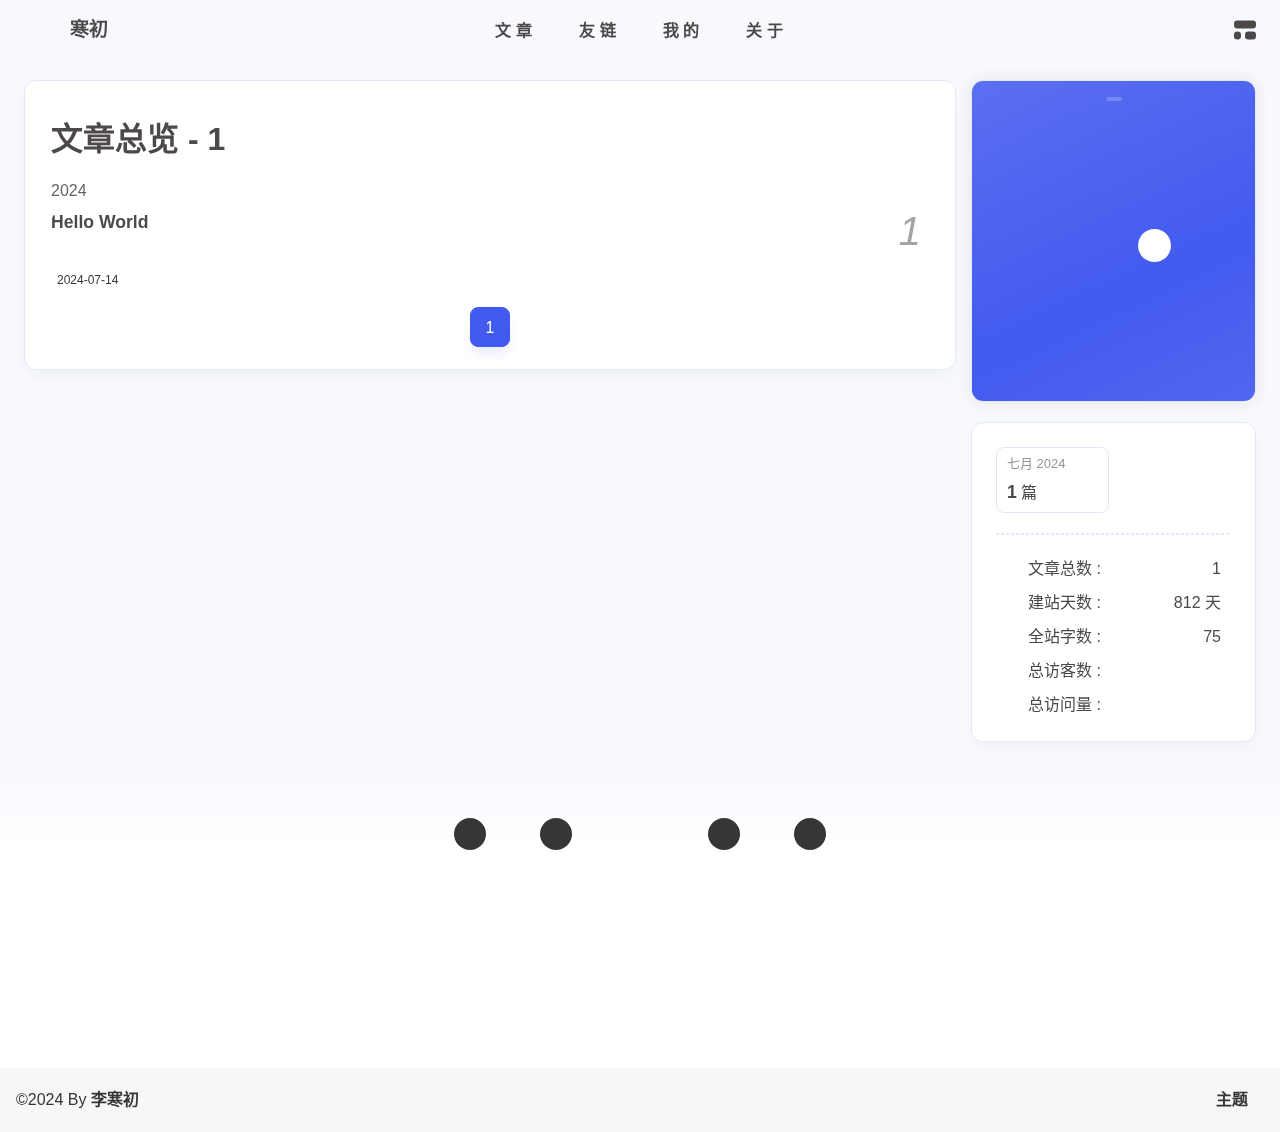
<file: archives/index.html>
<!DOCTYPE html><html lang="zh-CN" data-theme="light"><head><meta charset="UTF-8"><meta http-equiv="X-UA-Compatible" content="IE=edge"><meta name="viewport" content="width=device-width, initial-scale=1.0, user-scalable=no"><title>归档 | 寒初</title><meta name="author" content="李寒初"><meta name="copyright" content="李寒初"><meta name="format-detection" content="telephone=no"><meta name="theme-color" content="#f7f9fe"><meta name="mobile-web-app-capable" content="yes"><meta name="apple-touch-fullscreen" content="yes"><meta name="apple-mobile-web-app-title" content="归档"><meta name="application-name" content="归档"><meta name="apple-mobile-web-app-capable" content="yes"><meta name="apple-mobile-web-app-status-bar-style" content="#f7f9fe"><meta property="og:type" content="website"><meta property="og:title" content="归档"><meta property="og:url" content="https://gnight6.github.io/archives/index.html"><meta property="og:site_name" content="寒初"><meta property="og:description" content="归档"><meta property="og:locale" content="zh-CN"><meta property="og:image" content="https://gnight6.github.io/img/avent.jpg"><meta property="article:author" content="李寒初"><meta property="article:tag"><meta name="twitter:card" content="summary"><meta name="twitter:image" content="https://gnight6.github.io/img/avent.jpg"><meta name="description" content="归档"><link rel="shortcut icon" href="/img/logo.png"><link rel="canonical" href="https://gnight6.github.io/archives/"><link rel="preconnect" href="//cdn.cbd.int"/><link rel="preconnect" href="//hm.baidu.com"/><link rel="preconnect" href="//busuanzi.ibruce.info"/><meta name="google-site-verification" content="xxx"/><meta name="baidu-site-verification" content="code-xxx"/><meta name="msvalidate.01" content="xxx"/><link rel="manifest" href="/manifest.json"/><meta name="msapplication-TileColor" content="var(--anzhiyu-main)"/><link rel="mask-icon" href="/img/siteicon/apple-icon-180.png" color="#5bbad5"/><link rel="apple-touch-icon" sizes="180x180" href="/img/siteicon/apple-icon-180.png"/><link rel="apple-touch-icon-precomposed" sizes="180x180" href="/img/siteicon/apple-icon-180.png"/><link rel="icon" type="image/png" sizes="32x32" href="/img/siteicon/32.png"/><link rel="icon" type="image/png" sizes="16x16" href="/img/siteicon/16.png"/><link rel="bookmark" href="/img/siteicon/apple-icon-180.png"/><link rel="apple-touch-startup-image" href="/img/siteicon/apple-splash-2048-2732.jpg" media="(device-width: 1024px) and (device-height: 1366px) and (-webkit-device-pixel-ratio: 2) and (orientation: portrait)"/><link rel="apple-touch-startup-image" href="/img/siteicon/apple-splash-2732-2048.jpg" media="(device-width: 1024px) and (device-height: 1366px) and (-webkit-device-pixel-ratio: 2) and (orientation: landscape)"/><link rel="apple-touch-startup-image" href="/img/siteicon/apple-splash-1668-2388.jpg" media="(device-width: 834px) and (device-height: 1194px) and (-webkit-device-pixel-ratio: 2) and (orientation: portrait)"/><link rel="apple-touch-startup-image" href="/img/siteicon/apple-splash-2388-1668.jpg" media="(device-width: 834px) and (device-height: 1194px) and (-webkit-device-pixel-ratio: 2) and (orientation: landscape)"/><link rel="apple-touch-startup-image" href="/img/siteicon/apple-splash-1536-2048.jpg" media="(device-width: 768px) and (device-height: 1024px) and (-webkit-device-pixel-ratio: 2) and (orientation: portrait)"/><link rel="apple-touch-startup-image" href="/img/siteicon/apple-splash-2048-1536.jpg" media="(device-width: 768px) and (device-height: 1024px) and (-webkit-device-pixel-ratio: 2) and (orientation: landscape)"/><link rel="apple-touch-startup-image" href="/img/siteicon/apple-splash-1668-2224.jpg" media="(device-width: 834px) and (device-height: 1112px) and (-webkit-device-pixel-ratio: 2) and (orientation: portrait)"/><link rel="apple-touch-startup-image" href="/img/siteicon/apple-splash-2224-1668.jpg" media="(device-width: 834px) and (device-height: 1112px) and (-webkit-device-pixel-ratio: 2) and (orientation: landscape)"/><link rel="apple-touch-startup-image" href="/img/siteicon/apple-splash-1620-2160.jpg" media="(device-width: 810px) and (device-height: 1080px) and (-webkit-device-pixel-ratio: 2) and (orientation: portrait)"/><link rel="apple-touch-startup-image" href="/img/siteicon/apple-splash-2160-1620.jpg" media="(device-width: 810px) and (device-height: 1080px) and (-webkit-device-pixel-ratio: 2) and (orientation: landscape)"/><link rel="apple-touch-startup-image" href="/img/siteicon/apple-splash-1290-2796.jpg" media="(device-width: 430px) and (device-height: 932px) and (-webkit-device-pixel-ratio: 3) and (orientation: portrait)"/><link rel="apple-touch-startup-image" href="/img/siteicon/apple-splash-2796-1290.jpg" media="(device-width: 430px) and (device-height: 932px) and (-webkit-device-pixel-ratio: 3) and (orientation: landscape)"/><link rel="apple-touch-startup-image" href="/img/siteicon/apple-splash-1179-2556.jpg" media="(device-width: 393px) and (device-height: 852px) and (-webkit-device-pixel-ratio: 3) and (orientation: portrait)"/><link rel="apple-touch-startup-image" href="/img/siteicon/apple-splash-2556-1179.jpg" media="(device-width: 393px) and (device-height: 852px) and (-webkit-device-pixel-ratio: 3) and (orientation: landscape)"/><link rel="apple-touch-startup-image" href="/img/siteicon/apple-splash-1284-2778.jpg" media="(device-width: 428px) and (device-height: 926px) and (-webkit-device-pixel-ratio: 3) and (orientation: portrait)"/><link rel="apple-touch-startup-image" href="/img/siteicon/apple-splash-2778-1284.jpg" media="(device-width: 428px) and (device-height: 926px) and (-webkit-device-pixel-ratio: 3) and (orientation: landscape)"/><link rel="apple-touch-startup-image" href="/img/siteicon/apple-splash-1170-2532.jpg" media="(device-width: 390px) and (device-height: 844px) and (-webkit-device-pixel-ratio: 3) and (orientation: portrait)"/><link rel="apple-touch-startup-image" href="/img/siteicon/apple-splash-2532-1170.jpg" media="(device-width: 390px) and (device-height: 844px) and (-webkit-device-pixel-ratio: 3) and (orientation: landscape)"/><link rel="apple-touch-startup-image" href="/img/siteicon/apple-splash-1125-2436.jpg" media="(device-width: 375px) and (device-height: 812px) and (-webkit-device-pixel-ratio: 3) and (orientation: portrait)"/><link rel="apple-touch-startup-image" href="/img/siteicon/apple-splash-2436-1125.jpg" media="(device-width: 375px) and (device-height: 812px) and (-webkit-device-pixel-ratio: 3) and (orientation: landscape)"/><link rel="apple-touch-startup-image" href="/img/siteicon/apple-splash-1242-2688.jpg" media="(device-width: 414px) and (device-height: 896px) and (-webkit-device-pixel-ratio: 3) and (orientation: portrait)"/><link rel="apple-touch-startup-image" href="/img/siteicon/apple-splash-2688-1242.jpg" media="(device-width: 414px) and (device-height: 896px) and (-webkit-device-pixel-ratio: 3) and (orientation: landscape)"/><link rel="apple-touch-startup-image" href="/img/siteicon/apple-splash-828-1792.jpg" media="(device-width: 414px) and (device-height: 896px) and (-webkit-device-pixel-ratio: 2) and (orientation: portrait)"/><link rel="apple-touch-startup-image" href="/img/siteicon/apple-splash-1792-828.jpg" media="(device-width: 414px) and (device-height: 896px) and (-webkit-device-pixel-ratio: 2) and (orientation: landscape)"/><link rel="apple-touch-startup-image" href="/img/siteicon/apple-splash-1242-2208.jpg" media="(device-width: 414px) and (device-height: 736px) and (-webkit-device-pixel-ratio: 3) and (orientation: portrait)"/><link rel="apple-touch-startup-image" href="/img/siteicon/apple-splash-2208-1242.jpg" media="(device-width: 414px) and (device-height: 736px) and (-webkit-device-pixel-ratio: 3) and (orientation: landscape)"/><link rel="apple-touch-startup-image" href="/img/siteicon/apple-splash-750-1334.jpg" media="(device-width: 375px) and (device-height: 667px) and (-webkit-device-pixel-ratio: 2) and (orientation: portrait)"/><link rel="apple-touch-startup-image" href="/img/siteicon/apple-splash-1334-750.jpg" media="(device-width: 375px) and (device-height: 667px) and (-webkit-device-pixel-ratio: 2) and (orientation: landscape)"/><link rel="apple-touch-startup-image" href="/img/siteicon/apple-splash-640-1136.jpg" media="(device-width: 320px) and (device-height: 568px) and (-webkit-device-pixel-ratio: 2) and (orientation: portrait)"/><link rel="apple-touch-startup-image" href="/img/siteicon/apple-splash-1136-640.jpg" media="(device-width: 320px) and (device-height: 568px) and (-webkit-device-pixel-ratio: 2) and (orientation: landscape)"/><link rel="stylesheet" href="/css/index.css"><link rel="stylesheet" href="https://cdn.cbd.int/node-snackbar@0.1.16/dist/snackbar.min.css" media="print" onload="this.media='all'"><link rel="stylesheet" href="https://cdn.cbd.int/@fancyapps/ui@5.0.28/dist/fancybox/fancybox.css" media="print" onload="this.media='all'"><script>var _hmt = _hmt || [];
(function() {
  var hm = document.createElement("script");
  hm.src = "https://hm.baidu.com/hm.js?9c9de7b043da55645f158c6094981dbc";
  var s = document.getElementsByTagName("script")[0]; 
  s.parentNode.insertBefore(hm, s);
})();
</script><script>const GLOBAL_CONFIG = {
  linkPageTop: undefined,
  peoplecanvas: {"enable":true,"img":"https://upload-bbs.miyoushe.com/upload/2023/09/03/125766904/ee23df8517f3c3e3efc4145658269c06_5714860933110284659.png"},
  postHeadAiDescription: {"enable":true,"gptName":"AnZhiYu","mode":"local","switchBtn":false,"btnLink":"https://afdian.net/item/886a79d4db6711eda42a52540025c377","randomNum":3,"basicWordCount":1000,"key":"xxxx","Referer":"https://xx.xx/"},
  diytitle: {"enable":true,"leaveTitle":"w(ﾟДﾟ)w 不要走！再看看嘛！","backTitle":"♪(^∇^*)欢迎肥来！"},
  LA51: undefined,
  greetingBox: {"enable":true,"default":"晚上好👋","list":[{"greeting":"晚安😴","startTime":0,"endTime":5},{"greeting":"早上好鸭👋, 祝你一天好心情！","startTime":6,"endTime":9},{"greeting":"上午好👋, 状态很好，鼓励一下～","startTime":10,"endTime":10},{"greeting":"11点多啦, 在坚持一下就吃饭啦～","startTime":11,"endTime":11},{"greeting":"午安👋, 宝贝","startTime":12,"endTime":14},{"greeting":"🌈充实的一天辛苦啦！","startTime":14,"endTime":18},{"greeting":"19点喽, 奖励一顿丰盛的大餐吧🍔。","startTime":19,"endTime":19},{"greeting":"晚上好👋, 在属于自己的时间好好放松😌~","startTime":20,"endTime":24}]},
  twikooEnvId: '',
  commentBarrageConfig:undefined,
  root: '/',
  preloader: {"source":3},
  friends_vue_info: undefined,
  navMusic: true,
  mainTone: {"mode":"api","api":"https://img2color-go.vercel.app/api?img=","cover_change":true},
  authorStatus: {"skills":null},
  algolia: undefined,
  localSearch: undefined,
  translate: {"defaultEncoding":2,"translateDelay":0,"msgToTraditionalChinese":"繁","msgToSimplifiedChinese":"简","rightMenuMsgToTraditionalChinese":"转为繁体","rightMenuMsgToSimplifiedChinese":"转为简体"},
  noticeOutdate: undefined,
  highlight: {"plugin":"highlight.js","highlightCopy":true,"highlightLang":true,"highlightHeightLimit":330},
  copy: {
    success: '复制成功',
    error: '复制错误',
    noSupport: '浏览器不支持'
  },
  relativeDate: {
    homepage: false,
    simplehomepage: true,
    post: false
  },
  runtime: '天',
  date_suffix: {
    just: '刚刚',
    min: '分钟前',
    hour: '小时前',
    day: '天前',
    month: '个月前'
  },
  copyright: {"copy":true,"copyrightEbable":false,"limitCount":50,"languages":{"author":"作者: 李寒初","link":"链接: ","source":"来源: 寒初","info":"著作权归作者所有。商业转载请联系作者获得授权，非商业转载请注明出处。","copySuccess":"复制成功，复制和转载请标注本文地址"}},
  lightbox: 'fancybox',
  Snackbar: {"chs_to_cht":"你已切换为繁体","cht_to_chs":"你已切换为简体","day_to_night":"你已切换为深色模式","night_to_day":"你已切换为浅色模式","bgLight":"#49b1f5","bgDark":"#2d3035","position":"bottom-left"},
  source: {
    justifiedGallery: {
      js: 'https://cdn.cbd.int/flickr-justified-gallery@2.1.2/dist/fjGallery.min.js',
      css: 'https://cdn.cbd.int/flickr-justified-gallery@2.1.2/dist/fjGallery.css'
    }
  },
  isPhotoFigcaption: false,
  islazyload: true,
  isAnchor: false,
  shortcutKey: {"enable":true,"delay":100,"shiftDelay":200},
  autoDarkmode: true
}</script><script id="config-diff">var GLOBAL_CONFIG_SITE = {
  configTitle: '寒初',
  title: '归档',
  postAI: '',
  pageFillDescription: '归档',
  isPost: false,
  isHome: false,
  isHighlightShrink: true,
  isToc: false,
  postUpdate: '2024-07-16 12:09:03',
  postMainColor: '',
}</script><noscript><style type="text/css">
  #nav {
    opacity: 1
  }
  .justified-gallery img {
    opacity: 1
  }

  #recent-posts time,
  #post-meta time {
    display: inline !important
  }
</style></noscript><script>(win=>{
      win.saveToLocal = {
        set: (key, value, ttl) => {
          if (ttl === 0) return
          const now = Date.now()
          const expiry = now + ttl * 86400000
          const item = {
            value,
            expiry
          }
          localStorage.setItem(key, JSON.stringify(item))
        },
      
        get: key => {
          const itemStr = localStorage.getItem(key)
      
          if (!itemStr) {
            return undefined
          }
          const item = JSON.parse(itemStr)
          const now = Date.now()
      
          if (now > item.expiry) {
            localStorage.removeItem(key)
            return undefined
          }
          return item.value
        }
      }
    
      win.getScript = (url, attr = {}) => new Promise((resolve, reject) => {
        const script = document.createElement('script')
        script.src = url
        script.async = true
        script.onerror = reject
        script.onload = script.onreadystatechange = function() {
          const loadState = this.readyState
          if (loadState && loadState !== 'loaded' && loadState !== 'complete') return
          script.onload = script.onreadystatechange = null
          resolve()
        }

        Object.keys(attr).forEach(key => {
          script.setAttribute(key, attr[key])
        })

        document.head.appendChild(script)
      })
    
      win.getCSS = (url, id = false) => new Promise((resolve, reject) => {
        const link = document.createElement('link')
        link.rel = 'stylesheet'
        link.href = url
        if (id) link.id = id
        link.onerror = reject
        link.onload = link.onreadystatechange = function() {
          const loadState = this.readyState
          if (loadState && loadState !== 'loaded' && loadState !== 'complete') return
          link.onload = link.onreadystatechange = null
          resolve()
        }
        document.head.appendChild(link)
      })
    
      win.activateDarkMode = () => {
        document.documentElement.setAttribute('data-theme', 'dark')
        if (document.querySelector('meta[name="theme-color"]') !== null) {
          document.querySelector('meta[name="theme-color"]').setAttribute('content', '#18171d')
        }
      }
      win.activateLightMode = () => {
        document.documentElement.setAttribute('data-theme', 'light')
        if (document.querySelector('meta[name="theme-color"]') !== null) {
          document.querySelector('meta[name="theme-color"]').setAttribute('content', '#f7f9fe')
        }
      }
      const t = saveToLocal.get('theme')
    
          const isDarkMode = window.matchMedia('(prefers-color-scheme: dark)').matches
          const isLightMode = window.matchMedia('(prefers-color-scheme: light)').matches
          const isNotSpecified = window.matchMedia('(prefers-color-scheme: no-preference)').matches
          const hasNoSupport = !isDarkMode && !isLightMode && !isNotSpecified

          if (t === undefined) {
            if (isLightMode) activateLightMode()
            else if (isDarkMode) activateDarkMode()
            else if (isNotSpecified || hasNoSupport) {
              const now = new Date()
              const hour = now.getHours()
              const isNight = hour <= 6 || hour >= 18
              isNight ? activateDarkMode() : activateLightMode()
            }
            window.matchMedia('(prefers-color-scheme: dark)').addListener(e => {
              if (saveToLocal.get('theme') === undefined) {
                e.matches ? activateDarkMode() : activateLightMode()
              }
            })
          } else if (t === 'light') activateLightMode()
          else activateDarkMode()
        
      const asideStatus = saveToLocal.get('aside-status')
      if (asideStatus !== undefined) {
        if (asideStatus === 'hide') {
          document.documentElement.classList.add('hide-aside')
        } else {
          document.documentElement.classList.remove('hide-aside')
        }
      }
    
      const detectApple = () => {
        if(/iPad|iPhone|iPod|Macintosh/.test(navigator.userAgent)){
          document.documentElement.classList.add('apple')
        }
      }
      detectApple()
    })(window)</script><meta name="generator" content="Hexo 7.3.0"></head><body data-type="anzhiyu"><div id="web_bg"></div><div id="an_music_bg"></div><div id="loading-box" onclick="document.getElementById(&quot;loading-box&quot;).classList.add(&quot;loaded&quot;)"><div class="loading-bg"><img class="loading-img nolazyload" alt="加载头像" src="/img/avent.jpg"/><div class="loading-image-dot"></div></div></div><script>const preloader = {
  endLoading: () => {
    document.getElementById('loading-box').classList.add("loaded");
  },
  initLoading: () => {
    document.getElementById('loading-box').classList.remove("loaded")
  }
}
window.addEventListener('load',()=> { preloader.endLoading() })
setTimeout(function(){preloader.endLoading();},10000)

if (true) {
  document.addEventListener('pjax:send', () => { preloader.initLoading() })
  document.addEventListener('pjax:complete', () => { preloader.endLoading() })
}</script><link rel="stylesheet" href="https://cdn.cbd.int/anzhiyu-theme-static@1.1.10/progress_bar/progress_bar.css"/><script async="async" src="https://cdn.cbd.int/pace-js@1.2.4/pace.min.js" data-pace-options="{ &quot;restartOnRequestAfter&quot;:false,&quot;eventLag&quot;:false}"></script><div class="page" id="body-wrap"><header class="not-top-img" id="page-header"><nav id="nav"><div id="nav-group"><span id="blog_name"><div class="back-home-button"><i class="anzhiyufont anzhiyu-icon-grip-vertical"></i><div class="back-menu-list-groups"><div class="back-menu-list-group"><div class="back-menu-list-title">网页</div><div class="back-menu-list"><a class="back-menu-item" href="https://gNight6.github.io" title="博客"><img class="back-menu-item-icon" src= "[data-uri]" onerror="this.onerror=null,this.src=&quot;/img/404.jpg&quot;" data-lazy-src="/img/logo.png" alt="博客"/><span class="back-menu-item-text">博客</span></a></div></div><div class="back-menu-list-group"><div class="back-menu-list-title">项目</div><div class="back-menu-list"><a class="back-menu-item" target="_blank" rel="noopener" href="https://image.anheyu.com/" title="安知鱼图床"><img class="back-menu-item-icon" src= "[data-uri]" onerror="this.onerror=null,this.src=&quot;/img/404.jpg&quot;" data-lazy-src="https://image.anheyu.com/favicon.ico" alt="安知鱼图床"/><span class="back-menu-item-text">安知鱼图床</span></a></div></div></div></div><a id="site-name" href="/" accesskey="h"><div class="title">寒初</div><i class="anzhiyufont anzhiyu-icon-house-chimney"></i></a><div id="he-plugin-simple"></div><script>var WIDGET = {
  "CONFIG": {
    "modules": "0124",
    "background": "2",
    "tmpColor": "FFFFFF",
    "tmpSize": "16",
    "cityColor": "FFFFFF",
    "citySize": "16",
    "aqiColor": "E8D87B",
    "aqiSize": "16",
    "weatherIconSize": "24",
    "alertIconSize": "18",
    "padding": "10px 10px 10px 10px",
    "shadow": "0",
    "language": "auto",
    "borderRadius": "20",
    "fixed": "true",
    "vertical": "top",
    "horizontal": "left",
    "left": "20",
    "top": "7.1",
    "key": "df245676fb434a0691ead1c63341cd94"
  }
}
</script><link rel="stylesheet" href="https://widget.qweather.net/simple/static/css/he-simple.css?v=1.4.0"/><script src="https://widget.qweather.net/simple/static/js/he-simple.js?v=1.4.0"></script></span><div class="mask-name-container"><div id="name-container"><a id="page-name" href="javascript:anzhiyu.scrollToDest(0, 500)">PAGE_NAME</a></div></div><div id="menus"><div class="menus_items"><div class="menus_item"><a class="site-page" href="javascript:void(0);"><span> 文章</span></a><ul class="menus_item_child"><li><a class="site-page child faa-parent animated-hover" href="/archives/"><i class="anzhiyufont anzhiyu-icon-box-archive faa-tada" style="font-size: 0.9em;"></i><span> 隧道</span></a></li><li><a class="site-page child faa-parent animated-hover" href="/categories/"><i class="anzhiyufont anzhiyu-icon-shapes faa-tada" style="font-size: 0.9em;"></i><span> 分类</span></a></li><li><a class="site-page child faa-parent animated-hover" href="/tags/"><i class="anzhiyufont anzhiyu-icon-tags faa-tada" style="font-size: 0.9em;"></i><span> 标签</span></a></li></ul></div><div class="menus_item"><a class="site-page" href="javascript:void(0);"><span> 友链</span></a><ul class="menus_item_child"><li><a class="site-page child faa-parent animated-hover" href="/link/"><i class="anzhiyufont anzhiyu-icon-link faa-tada" style="font-size: 0.9em;"></i><span> 友人帐</span></a></li><li><a class="site-page child faa-parent animated-hover" href="/comments/"><i class="anzhiyufont anzhiyu-icon-envelope faa-tada" style="font-size: 0.9em;"></i><span> 留言板</span></a></li></ul></div><div class="menus_item"><a class="site-page" href="javascript:void(0);"><span> 我的</span></a><ul class="menus_item_child"><li><a class="site-page child faa-parent animated-hover" href="/music/?id=2660284705&amp;server=netease"><i class="anzhiyufont anzhiyu-icon-music faa-tada" style="font-size: 0.9em;"></i><span> 音乐馆</span></a></li><li><a class="site-page child faa-parent animated-hover" href="/album/"><i class="anzhiyufont anzhiyu-icon-images faa-tada" style="font-size: 0.9em;"></i><span> 相册集</span></a></li><li><a class="site-page child faa-parent animated-hover" href="/air-conditioner/"><i class="anzhiyufont anzhiyu-icon-fan faa-tada" style="font-size: 0.9em;"></i><span> 小空调</span></a></li></ul></div><div class="menus_item"><a class="site-page" href="javascript:void(0);"><span> 关于</span></a><ul class="menus_item_child"><li><a class="site-page child faa-parent animated-hover" href="/about/"><i class="anzhiyufont anzhiyu-icon-paper-plane faa-tada" style="font-size: 0.9em;"></i><span> 关于本人</span></a></li><li><a class="site-page child faa-parent animated-hover" href="/essay/"><i class="anzhiyufont anzhiyu-icon-lightbulb faa-tada" style="font-size: 0.9em;"></i><span> 闲言碎语</span></a></li><li><a class="site-page child faa-parent animated-hover" href="javascript:toRandomPost()"><i class="anzhiyufont anzhiyu-icon-shoe-prints1 faa-tada" style="font-size: 0.9em;"></i><span> 随便逛逛</span></a></li></ul></div></div></div><div id="nav-right"><div class="nav-button only-home" id="travellings_button" title="随机前往一个开往项目网站"><a class="site-page" onclick="anzhiyu.totraveling()" title="随机前往一个开往项目网站" href="javascript:void(0);" rel="external nofollow" data-pjax-state="external"><i class="anzhiyufont anzhiyu-icon-train"></i></a></div><div class="nav-button" id="randomPost_button"><a class="site-page" onclick="toRandomPost()" title="随机前往一个文章" href="javascript:void(0);"><i class="anzhiyufont anzhiyu-icon-dice"></i></a></div><input id="center-console" type="checkbox"/><label class="widget" for="center-console" title="中控台" onclick="anzhiyu.switchConsole();"><i class="left"></i><i class="widget center"></i><i class="widget right"></i></label><div id="console"><div class="console-card-group-reward"><ul class="reward-all console-card"><li class="reward-item"><a href="https://npm.elemecdn.com/anzhiyu-blog@1.1.6/img/post/common/qrcode-weichat.png" target="_blank"><img class="post-qr-code-img" alt="微信" src= "[data-uri]" onerror="this.onerror=null,this.src=&quot;/img/404.jpg&quot;" data-lazy-src="https://npm.elemecdn.com/anzhiyu-blog@1.1.6/img/post/common/qrcode-weichat.png"/></a><div class="post-qr-code-desc">微信</div></li><li class="reward-item"><a href="https://npm.elemecdn.com/anzhiyu-blog@1.1.6/img/post/common/qrcode-alipay.png" target="_blank"><img class="post-qr-code-img" alt="支付宝" src= "[data-uri]" onerror="this.onerror=null,this.src=&quot;/img/404.jpg&quot;" data-lazy-src="https://npm.elemecdn.com/anzhiyu-blog@1.1.6/img/post/common/qrcode-alipay.png"/></a><div class="post-qr-code-desc">支付宝</div></li></ul></div><div class="console-card-group"><div class="console-card-group-left"><div class="console-card" id="card-newest-comments"><div class="card-content"><div class="author-content-item-tips">互动</div><span class="author-content-item-title"> 最新评论</span></div><div class="aside-list"><span>正在加载中...</span></div></div></div><div class="console-card-group-right"><div class="console-card tags"><div class="card-content"><div class="author-content-item-tips">兴趣点</div><span class="author-content-item-title">寻找你感兴趣的领域</span></div></div><div class="console-card history"><div class="item-headline"><i class="anzhiyufont anzhiyu-icon-box-archiv"></i><span>文章</span></div><div class="card-archives"><div class="item-headline"><i class="anzhiyufont anzhiyu-icon-archive"></i><span>归档</span></div><ul class="card-archive-list"><li class="card-archive-list-item"><a class="card-archive-list-link" href="/archives/2024/07/"><span class="card-archive-list-date">七月 2024</span><div class="card-archive-list-count-group"><span class="card-archive-list-count">1</span><span>篇</span></div></a></li></ul></div><hr/></div></div></div><div class="button-group"><div class="console-btn-item"><a class="darkmode_switchbutton" title="显示模式切换" href="javascript:void(0);"><i class="anzhiyufont anzhiyu-icon-moon"></i></a></div><div class="console-btn-item" id="consoleHideAside" onclick="anzhiyu.hideAsideBtn()" title="边栏显示控制"><a class="asideSwitch"><i class="anzhiyufont anzhiyu-icon-arrows-left-right"></i></a></div><div class="console-btn-item" id="consoleMusic" onclick="anzhiyu.musicToggle()" title="音乐开关"><a class="music-switch"><i class="anzhiyufont anzhiyu-icon-music"></i></a></div><div class="console-btn-item" id="consoleKeyboard" onclick="anzhiyu.keyboardToggle()" title="快捷键开关"><a class="keyboard-switch"><i class="anzhiyufont anzhiyu-icon-keyboard"></i></a></div></div><div class="console-mask" onclick="anzhiyu.hideConsole()" href="javascript:void(0);"></div></div><div class="nav-button" id="nav-totop"><a class="totopbtn" href="javascript:void(0);"><i class="anzhiyufont anzhiyu-icon-arrow-up"></i><span id="percent" onclick="anzhiyu.scrollToDest(0,500)">0</span></a></div><div id="toggle-menu"><a class="site-page" href="javascript:void(0);" title="切换"><i class="anzhiyufont anzhiyu-icon-bars"></i></a></div></div></div></nav></header><main id="blog-container"><div class="layout" id="content-inner"><div id="archive"><div class="article-sort-title">文章总览 - 1</div><div class="article-sort"><div class="article-sort-item year"><span>2024</span></div><div class="article-sort-item no-article-cover"><div class="article-sort-item-info"><a class="article-sort-item-title" href="/2024/07/14/hello-world/" title="Hello World">Hello World</a><span class="article-sort-item-index">1</span><div class="article-meta-wrap"><div class="article-sort-item-time"><i class="anzhiyufont anzhiyu-icon-calendar-alt"></i><time class="post-meta-date-created" datetime="2024-07-14T09:32:15.621Z" title="发表于 2024-07-14 17:32:15">2024-07-14</time></div></div></div></div></div><nav id="pagination"><div class="pagination"><span class="page-number current">1</span></div></nav></div><div class="aside-content" id="aside-content"><div class="card-widget card-info"><div class="card-content"><div class="author-info__sayhi" id="author-info__sayhi" onclick="anzhiyu.changeSayHelloText()"></div><div class="author-info-avatar"><img class="avatar-img" src= "[data-uri]" onerror="this.onerror=null,this.src=&quot;/img/404.jpg&quot;" data-lazy-src="/img/avent.jpg" onerror="this.onerror=null;this.src='/img/friend_404.gif'" alt="avatar"/><div class="author-status"><img class="g-status" src= "[data-uri]" onerror="this.onerror=null,this.src=&quot;/img/404.jpg&quot;" data-lazy-src="https://bu.dusays.com/2023/08/24/64e6ce9c507bb.png" alt="status"/></div></div><div class="author-info__description"></div></div></div><div class="sticky_layout"><div class="card-widget"><div class="card-archives"><div class="item-headline"><i class="anzhiyufont anzhiyu-icon-archive"></i><span>归档</span></div><ul class="card-archive-list"><li class="card-archive-list-item"><a class="card-archive-list-link" href="/archives/2024/07/"><span class="card-archive-list-date">七月 2024</span><div class="card-archive-list-count-group"><span class="card-archive-list-count">1</span><span>篇</span></div></a></li></ul></div><hr/><div class="card-webinfo"><div class="item-headline"><i class="anzhiyufont anzhiyu-icon-chart-line"></i><span>网站资讯</span></div><div class="webinfo"><div class="webinfo-item"><div class="webinfo-item-title"><i class="anzhiyufont anzhiyu-icon-file-lines"></i><div class="item-name">文章总数 :</div></div><div class="item-count">1</div></div><div class="webinfo-item"><div class="webinfo-item-title"><i class="anzhiyufont anzhiyu-icon-stopwatch"></i><div class="item-name">建站天数 :</div></div><div class="item-count" id="runtimeshow" data-publishDate="2024-05-04T04:00:00.000Z"><i class="anzhiyufont anzhiyu-icon-spinner anzhiyu-spin"></i></div></div><div class="webinfo-item"><div class="webinfo-item-title"><i class="anzhiyufont anzhiyu-icon-font"></i><div class="item-name">全站字数 :</div></div><div class="item-count">75</div></div><div class="webinfo-item"><div class="webinfo-item-title"><i class="anzhiyufont anzhiyu-icon-universal-access"></i><div class="item-name">总访客数 :</div></div><div class="item-count" id="busuanzi_value_site_uv"><i class="anzhiyufont anzhiyu-icon-spinner anzhiyu-spin"></i></div></div><div class="webinfo-item"><div class="webinfo-item-title"><i class="anzhiyufont anzhiyu-icon-square-poll-vertical"></i><div class="item-name">总访问量 :</div></div><div class="item-count" id="busuanzi_value_site_pv"><i class="anzhiyufont anzhiyu-icon-spinner anzhiyu-spin"></i></div></div></div></div></div></div></div></div></main><footer id="footer"><div id="footer-wrap"><div id="footer_deal"><a class="deal_link" href="mailto:anzhiyu-c@qq.com" title="email"><i class="anzhiyufont anzhiyu-icon-envelope"></i></a><a class="deal_link" target="_blank" rel="noopener" href="https://weibo.com/u/6378063631" title="微博"><i class="anzhiyufont anzhiyu-icon-weibo"></i></a><img class="footer_mini_logo" title="返回顶部" alt="返回顶部" onclick="anzhiyu.scrollToDest(0, 500)" src= "[data-uri]" onerror="this.onerror=null,this.src=&quot;/img/404.jpg&quot;" data-lazy-src="img/avent.jpg" size="50px"/><a class="deal_link" target="_blank" rel="noopener" href="https://github.com/anzhiyu-c" title="Github"><i class="anzhiyufont anzhiyu-icon-github"></i></a><a class="deal_link" target="_blank" rel="noopener" href="https://v.douyin.com/DwCpMEy/" title="抖音"><i class="anzhiyufont anzhiyu-icon-tiktok"></i></a></div><div id="workboard"><img class="workSituationImg boardsign" src= "[data-uri]" onerror="this.onerror=null,this.src=&quot;/img/404.jpg&quot;" data-lazy-src="https://npm.elemecdn.com/anzhiyu-blog@2.0.4/img/badge/安知鱼-上班摸鱼中.svg" alt="距离月入25k也就还差一个大佬带我~" title="距离月入25k也就还差一个大佬带我~"/><div id="runtimeTextTip"></div></div><p id="ghbdages"><a class="github-badge" target="_blank" href="https://hexo.io/" style="margin-inline:5px" data-title="博客框架为Hexo_v5.4.0" title="博客框架为Hexo_v5.4.0"><img src= "[data-uri]" onerror="this.onerror=null,this.src=&quot;/img/404.jpg&quot;" data-lazy-src="https://npm.elemecdn.com/anzhiyu-blog@2.1.5/img/badge/Frame-Hexo.svg" alt="博客框架为Hexo_v5.4.0"/></a><a class="github-badge" target="_blank" href="https://blog.anheyu.com/" style="margin-inline:5px" data-title="本站使用AnZhiYu主题" title="本站使用AnZhiYu主题"><img src= "[data-uri]" onerror="this.onerror=null,this.src=&quot;/img/404.jpg&quot;" data-lazy-src="https://npm.elemecdn.com/anzhiyu-theme-static@1.0.9/img/Theme-AnZhiYu-2E67D3.svg" alt="本站使用AnZhiYu主题"/></a></p></div><div id="footer-bar"><div class="footer-bar-links"><div class="footer-bar-left"><div id="footer-bar-tips"><div class="copyright">&copy;2024 By <a class="footer-bar-link" href="/" title="李寒初" target="_blank">李寒初</a></div></div><div id="footer-type-tips"></div><div class="js-pjax"><script>function subtitleType () {
  fetch('https://v1.hitokoto.cn')
    .then(response => response.json())
    .then(data => {
      if (true) {
        const from = '出自 ' + data.from
        const sub = ["生活明朗&#44; 万物可爱&#44; 人间值得&#44; 未来可期."]
        sub.unshift(data.hitokoto, from)
        window.typed = new Typed('#footer-type-tips', {
          strings: sub,
          startDelay: 300,
          typeSpeed: 150,
          loop: true,
          backSpeed: 50,
        })
      } else {
        document.getElementById('footer-type-tips').innerHTML = data.hitokoto
      }
    })
}

if (true) {
  if (typeof Typed === 'function') {
    subtitleType()
  } else {
    getScript('https://cdn.cbd.int/typed.js@2.1.0/dist/typed.umd.js').then(subtitleType)
  }
} else {
  subtitleType()
}
</script></div></div><div class="footer-bar-right"><a class="footer-bar-link" target="_blank" rel="noopener" href="https://github.com/anzhiyu-c/hexo-theme-anzhiyu" title="主题">主题</a></div></div></div></footer></div><div id="sidebar"><div id="menu-mask"></div><div id="sidebar-menus"><div class="sidebar-site-data site-data is-center"><a href="/archives/" title="archive"><div class="headline">文章</div><div class="length-num">1</div></a><a href="/tags/" title="tag"><div class="headline">标签</div><div class="length-num">0</div></a><a href="/categories/" title="category"><div class="headline">分类</div><div class="length-num">0</div></a></div><span class="sidebar-menu-item-title">功能</span><div class="sidebar-menu-item"><a class="darkmode_switchbutton menu-child" href="javascript:void(0);" title="显示模式"><i class="anzhiyufont anzhiyu-icon-circle-half-stroke"></i><span>显示模式</span></a></div><div class="back-menu-list-groups"><div class="back-menu-list-group"><div class="back-menu-list-title">网页</div><div class="back-menu-list"><a class="back-menu-item" href="https://gNight6.github.io" title="博客"><img class="back-menu-item-icon" src= "[data-uri]" onerror="this.onerror=null,this.src=&quot;/img/404.jpg&quot;" data-lazy-src="/img/logo.png" alt="博客"/><span class="back-menu-item-text">博客</span></a></div></div><div class="back-menu-list-group"><div class="back-menu-list-title">项目</div><div class="back-menu-list"><a class="back-menu-item" target="_blank" rel="noopener" href="https://image.anheyu.com/" title="安知鱼图床"><img class="back-menu-item-icon" src= "[data-uri]" onerror="this.onerror=null,this.src=&quot;/img/404.jpg&quot;" data-lazy-src="https://image.anheyu.com/favicon.ico" alt="安知鱼图床"/><span class="back-menu-item-text">安知鱼图床</span></a></div></div></div><div class="menus_items"><div class="menus_item"><a class="site-page" href="javascript:void(0);"><span> 文章</span></a><ul class="menus_item_child"><li><a class="site-page child faa-parent animated-hover" href="/archives/"><i class="anzhiyufont anzhiyu-icon-box-archive faa-tada" style="font-size: 0.9em;"></i><span> 隧道</span></a></li><li><a class="site-page child faa-parent animated-hover" href="/categories/"><i class="anzhiyufont anzhiyu-icon-shapes faa-tada" style="font-size: 0.9em;"></i><span> 分类</span></a></li><li><a class="site-page child faa-parent animated-hover" href="/tags/"><i class="anzhiyufont anzhiyu-icon-tags faa-tada" style="font-size: 0.9em;"></i><span> 标签</span></a></li></ul></div><div class="menus_item"><a class="site-page" href="javascript:void(0);"><span> 友链</span></a><ul class="menus_item_child"><li><a class="site-page child faa-parent animated-hover" href="/link/"><i class="anzhiyufont anzhiyu-icon-link faa-tada" style="font-size: 0.9em;"></i><span> 友人帐</span></a></li><li><a class="site-page child faa-parent animated-hover" href="/comments/"><i class="anzhiyufont anzhiyu-icon-envelope faa-tada" style="font-size: 0.9em;"></i><span> 留言板</span></a></li></ul></div><div class="menus_item"><a class="site-page" href="javascript:void(0);"><span> 我的</span></a><ul class="menus_item_child"><li><a class="site-page child faa-parent animated-hover" href="/music/?id=2660284705&amp;server=netease"><i class="anzhiyufont anzhiyu-icon-music faa-tada" style="font-size: 0.9em;"></i><span> 音乐馆</span></a></li><li><a class="site-page child faa-parent animated-hover" href="/album/"><i class="anzhiyufont anzhiyu-icon-images faa-tada" style="font-size: 0.9em;"></i><span> 相册集</span></a></li><li><a class="site-page child faa-parent animated-hover" href="/air-conditioner/"><i class="anzhiyufont anzhiyu-icon-fan faa-tada" style="font-size: 0.9em;"></i><span> 小空调</span></a></li></ul></div><div class="menus_item"><a class="site-page" href="javascript:void(0);"><span> 关于</span></a><ul class="menus_item_child"><li><a class="site-page child faa-parent animated-hover" href="/about/"><i class="anzhiyufont anzhiyu-icon-paper-plane faa-tada" style="font-size: 0.9em;"></i><span> 关于本人</span></a></li><li><a class="site-page child faa-parent animated-hover" href="/essay/"><i class="anzhiyufont anzhiyu-icon-lightbulb faa-tada" style="font-size: 0.9em;"></i><span> 闲言碎语</span></a></li><li><a class="site-page child faa-parent animated-hover" href="javascript:toRandomPost()"><i class="anzhiyufont anzhiyu-icon-shoe-prints1 faa-tada" style="font-size: 0.9em;"></i><span> 随便逛逛</span></a></li></ul></div></div><span class="sidebar-menu-item-title">标签</span></div></div><div id="keyboard-tips"><div class="keyboardTitle">博客快捷键</div><div class="keybordList"><div class="keybordItem"><div class="keyGroup"><div class="key">shift K</div></div><div class="keyContent"><div class="content">关闭快捷键功能</div></div></div><div class="keybordItem"><div class="keyGroup"><div class="key">shift A</div></div><div class="keyContent"><div class="content">打开/关闭中控台</div></div></div><div class="keybordItem"><div class="keyGroup"><div class="key">shift M</div></div><div class="keyContent"><div class="content">播放/暂停音乐</div></div></div><div class="keybordItem"><div class="keyGroup"><div class="key">shift D</div></div><div class="keyContent"><div class="content">深色/浅色显示模式</div></div></div><div class="keybordItem"><div class="keyGroup"><div class="key">shift S</div></div><div class="keyContent"><div class="content">站内搜索</div></div></div><div class="keybordItem"><div class="keyGroup"><div class="key">shift R</div></div><div class="keyContent"><div class="content">随机访问</div></div></div><div class="keybordItem"><div class="keyGroup"><div class="key">shift H</div></div><div class="keyContent"><div class="content">返回首页</div></div></div><div class="keybordItem"><div class="keyGroup"><div class="key">shift F</div></div><div class="keyContent"><div class="content">友链鱼塘</div></div></div><div class="keybordItem"><div class="keyGroup"><div class="key">shift L</div></div><div class="keyContent"><div class="content">友链页面</div></div></div><div class="keybordItem"><div class="keyGroup"><div class="key">shift P</div></div><div class="keyContent"><div class="content">关于本站</div></div></div><div class="keybordItem"><div class="keyGroup"><div class="key">shift I</div></div><div class="keyContent"><div class="content">原版/本站右键菜单</div></div></div></div></div><div id="rightside"><div id="rightside-config-hide"><button id="translateLink" type="button" title="简繁转换">繁</button><button id="darkmode" type="button" title="浅色和深色模式转换"><i class="anzhiyufont anzhiyu-icon-circle-half-stroke"></i></button><button id="hide-aside-btn" type="button" title="单栏和双栏切换"><i class="anzhiyufont anzhiyu-icon-arrows-left-right"></i></button></div><div id="rightside-config-show"><button id="rightside-config" type="button" title="设置"><i class="anzhiyufont anzhiyu-icon-gear"></i></button><button id="go-up" type="button" title="回到顶部"><i class="anzhiyufont anzhiyu-icon-arrow-up"></i></button></div></div><div id="nav-music"><a id="nav-music-hoverTips" onclick="anzhiyu.musicToggle()" accesskey="m">播放音乐</a><div id="console-music-bg"></div><meting-js id="2660284705" server="netease" type="playlist" mutex="true" preload="none" theme="var(--anzhiyu-main)" data-lrctype="0" order="random" volume="0.7"></meting-js></div><div id="rightMenu"><div class="rightMenu-group rightMenu-small"><div class="rightMenu-item" id="menu-backward"><i class="anzhiyufont anzhiyu-icon-arrow-left"></i></div><div class="rightMenu-item" id="menu-forward"><i class="anzhiyufont anzhiyu-icon-arrow-right"></i></div><div class="rightMenu-item" id="menu-refresh"><i class="anzhiyufont anzhiyu-icon-arrow-rotate-right" style="font-size: 1rem;"></i></div><div class="rightMenu-item" id="menu-top"><i class="anzhiyufont anzhiyu-icon-arrow-up"></i></div></div><div class="rightMenu-group rightMenu-line rightMenuPlugin"><div class="rightMenu-item" id="menu-copytext"><i class="anzhiyufont anzhiyu-icon-copy"></i><span>复制选中文本</span></div><div class="rightMenu-item" id="menu-pastetext"><i class="anzhiyufont anzhiyu-icon-paste"></i><span>粘贴文本</span></div><a class="rightMenu-item" id="menu-commenttext"><i class="anzhiyufont anzhiyu-icon-comment-medical"></i><span>引用到评论</span></a><div class="rightMenu-item" id="menu-newwindow"><i class="anzhiyufont anzhiyu-icon-window-restore"></i><span>新窗口打开</span></div><div class="rightMenu-item" id="menu-copylink"><i class="anzhiyufont anzhiyu-icon-link"></i><span>复制链接地址</span></div><div class="rightMenu-item" id="menu-copyimg"><i class="anzhiyufont anzhiyu-icon-images"></i><span>复制此图片</span></div><div class="rightMenu-item" id="menu-downloadimg"><i class="anzhiyufont anzhiyu-icon-download"></i><span>下载此图片</span></div><div class="rightMenu-item" id="menu-newwindowimg"><i class="anzhiyufont anzhiyu-icon-window-restore"></i><span>新窗口打开图片</span></div><div class="rightMenu-item" id="menu-search"><i class="anzhiyufont anzhiyu-icon-magnifying-glass"></i><span>站内搜索</span></div><div class="rightMenu-item" id="menu-searchBaidu"><i class="anzhiyufont anzhiyu-icon-magnifying-glass"></i><span>百度搜索</span></div><div class="rightMenu-item" id="menu-music-toggle"><i class="anzhiyufont anzhiyu-icon-play"></i><span>播放音乐</span></div><div class="rightMenu-item" id="menu-music-back"><i class="anzhiyufont anzhiyu-icon-backward"></i><span>切换到上一首</span></div><div class="rightMenu-item" id="menu-music-forward"><i class="anzhiyufont anzhiyu-icon-forward"></i><span>切换到下一首</span></div><div class="rightMenu-item" id="menu-music-playlist" onclick="window.open(&quot;https://music.163.com/playlist?id=2660284705&amp;userid=1758264601&quot;, &quot;_blank&quot;);" style="display: none;"><i class="anzhiyufont anzhiyu-icon-radio"></i><span>查看所有歌曲</span></div><div class="rightMenu-item" id="menu-music-copyMusicName"><i class="anzhiyufont anzhiyu-icon-copy"></i><span>复制歌名</span></div></div><div class="rightMenu-group rightMenu-line rightMenuOther"><a class="rightMenu-item menu-link" id="menu-randomPost"><i class="anzhiyufont anzhiyu-icon-shuffle"></i><span>随便逛逛</span></a><a class="rightMenu-item menu-link" href="/categories/"><i class="anzhiyufont anzhiyu-icon-cube"></i><span>博客分类</span></a><a class="rightMenu-item menu-link" href="/tags/"><i class="anzhiyufont anzhiyu-icon-tags"></i><span>文章标签</span></a></div><div class="rightMenu-group rightMenu-line rightMenuOther"><a class="rightMenu-item" id="menu-copy" href="javascript:void(0);"><i class="anzhiyufont anzhiyu-icon-copy"></i><span>复制地址</span></a><a class="rightMenu-item" id="menu-commentBarrage" href="javascript:void(0);"><i class="anzhiyufont anzhiyu-icon-message"></i><span class="menu-commentBarrage-text">关闭热评</span></a><a class="rightMenu-item" id="menu-darkmode" href="javascript:void(0);"><i class="anzhiyufont anzhiyu-icon-circle-half-stroke"></i><span class="menu-darkmode-text">深色模式</span></a><a class="rightMenu-item" id="menu-translate" href="javascript:void(0);"><i class="anzhiyufont anzhiyu-icon-language"></i><span>轉為繁體</span></a></div></div><div id="rightmenu-mask"></div><div><script src="/js/utils.js"></script><script src="/js/main.js"></script><script src="/js/tw_cn.js"></script><script src="https://cdn.cbd.int/@fancyapps/ui@5.0.28/dist/fancybox/fancybox.umd.js"></script><script src="https://cdn.cbd.int/instant.page@5.2.0/instantpage.js" type="module"></script><script src="https://cdn.cbd.int/vanilla-lazyload@17.8.5/dist/lazyload.iife.min.js"></script><script src="https://cdn.cbd.int/node-snackbar@0.1.16/dist/snackbar.min.js"></script><canvas id="universe"></canvas><script async src="https://npm.elemecdn.com/anzhiyu-theme-static@1.0.0/dark/dark.js"></script><script>// 消除控制台打印
var HoldLog = console.log;
console.log = function () {};
let now1 = new Date();
queueMicrotask(() => {
  const Log = function () {
    HoldLog.apply(console, arguments);
  }; //在恢复前输出日志
  const grt = new Date("05/04/2024 12:00:00"); //此处修改你的建站时间或者网站上线时间
  now1.setTime(now1.getTime() + 250);
  const days = (now1 - grt) / 1000 / 60 / 60 / 24;
  const dnum = Math.floor(days);
  const ascll = [
    `欢迎使用安知鱼!`,
    `生活明朗, 万物可爱`,
    `
        
       █████╗ ███╗   ██╗███████╗██╗  ██╗██╗██╗   ██╗██╗   ██╗
      ██╔══██╗████╗  ██║╚══███╔╝██║  ██║██║╚██╗ ██╔╝██║   ██║
      ███████║██╔██╗ ██║  ███╔╝ ███████║██║ ╚████╔╝ ██║   ██║
      ██╔══██║██║╚██╗██║ ███╔╝  ██╔══██║██║  ╚██╔╝  ██║   ██║
      ██║  ██║██║ ╚████║███████╗██║  ██║██║   ██║   ╚██████╔╝
      ╚═╝  ╚═╝╚═╝  ╚═══╝╚══════╝╚═╝  ╚═╝╚═╝   ╚═╝    ╚═════╝
        
        `,
    "已上线",
    dnum,
    "天",
    "©2024 By 安知鱼 V1.6.12",
  ];
  const ascll2 = [`NCC2-036`, `调用前置摄像头拍照成功，识别为【小笨蛋】.`, `Photo captured: `, `🤪`];

  setTimeout(
    Log.bind(
      console,
      `\n%c${ascll[0]} %c ${ascll[1]} %c ${ascll[2]} %c${ascll[3]}%c ${ascll[4]}%c ${ascll[5]}\n\n%c ${ascll[6]}\n`,
      "color:#425AEF",
      "",
      "color:#425AEF",
      "color:#425AEF",
      "",
      "color:#425AEF",
      ""
    )
  );
  setTimeout(
    Log.bind(
      console,
      `%c ${ascll2[0]} %c ${ascll2[1]} %c \n${ascll2[2]} %c\n${ascll2[3]}\n`,
      "color:white; background-color:#4fd953",
      "",
      "",
      'background:url("https://npm.elemecdn.com/anzhiyu-blog@1.1.6/img/post/common/tinggge.gif") no-repeat;font-size:450%'
    )
  );

  setTimeout(Log.bind(console, "%c WELCOME %c 你好，小笨蛋.", "color:white; background-color:#4f90d9", ""));

  setTimeout(
    console.warn.bind(
      console,
      "%c ⚡ Powered by 安知鱼 %c 你正在访问 李寒初 的博客.",
      "color:white; background-color:#f0ad4e",
      ""
    )
  );

  setTimeout(Log.bind(console, "%c W23-12 %c 你已打开控制台.", "color:white; background-color:#4f90d9", ""));

  setTimeout(
    console.warn.bind(console, "%c S013-782 %c 你现在正处于监控中.", "color:white; background-color:#d9534f", "")
  );
});</script><script async src="/anzhiyu/random.js"></script><script async="async">(function () {
  var grt = new Date("05/04/2024 12:00:00"); //设置网站上线时间
  var now = new Date();
  var dnum;
  var hnum;
  var mnum;
  var snum;
  var nowHour;

  // 计算并更新天数、小时数、分钟数和秒数
  function updateTime() {
    now = new Date(); // 更新 now 的值
    nowHour = now.getHours(); // 更新 nowHour 的值
    var days = (now - grt) / 1000 / 60 / 60 / 24;
    dnum = Math.floor(days);
    var hours = (now - grt) / 1000 / 60 / 60 - 24 * dnum;
    hnum = Math.floor(hours);
    if (String(hnum).length == 1) {
      hnum = "0" + hnum;
    }
    var minutes = (now - grt) / 1000 / 60 - 24 * 60 * dnum - 60 * hnum;
    mnum = Math.floor(minutes);
    if (String(mnum).length == 1) {
      mnum = "0" + mnum;
    }
    var seconds = (now - grt) / 1000 - 24 * 60 * 60 * dnum - 60 * 60 * hnum - 60 * mnum;
    snum = Math.round(seconds);
    if (String(snum).length == 1) {
      snum = "0" + snum;
    }
  }

  // 更新网页中显示的网站运行时间
  function updateHtml() {
    const footer = document.getElementById("footer");
    if (!footer) return
    let currentTimeHtml = "";
    if (nowHour < 18 && nowHour >= 9) {
      // 如果是上班时间，默认就是"安知鱼-上班摸鱼中.svg"图片，不需要更改
      currentTimeHtml = `本站居然运行了 ${dnum} 天<span id='runtime'> ${hnum} 小时 ${mnum} 分 ${snum} 秒 </span><i class='anzhiyufont anzhiyu-icon-heartbeat' style='color:red'></i>`;
    } else {
      // 如果是下班时间，插入"安知鱼-下班啦.svg"图片
      let img = document.querySelector("#workboard .workSituationImg");
      if (img != null) {
        img.src = "https://npm.elemecdn.com/anzhiyu-blog@2.0.4/img/badge/安知鱼-下班啦.svg";
        img.title = "下班了就该开开心心的玩耍，嘿嘿~";
        img.alt = "下班了就该开开心心的玩耍，嘿嘿~";
      }

      currentTimeHtml = `本站居然运行了 ${dnum} 天<span id='runtime'> ${hnum} 小时 ${mnum} 分 ${snum} 秒 </span><i class='anzhiyufont anzhiyu-icon-heartbeat' style='color:red'></i>`;
    }

    if (document.getElementById("runtimeTextTip")) {
      document.getElementById("runtimeTextTip").innerHTML = currentTimeHtml;
    }
  }

  setInterval(() => {
    updateTime();
    updateHtml();
  }, 1000);
})();</script><div class="js-pjax"><input type="hidden" name="page-type" id="page-type" value="anzhiyu"></div><script>var visitorMail = "";
</script><script async data-pjax src="https://cdn.cbd.int/anzhiyu-theme-static@1.0.0/waterfall/waterfall.js"></script><script src="https://lf3-cdn-tos.bytecdntp.com/cdn/expire-1-M/qrcodejs/1.0.0/qrcode.min.js"></script><script src="/js/anzhiyu/right_click_menu.js"></script><link rel="stylesheet" href="https://cdn.cbd.int/anzhiyu-theme-static@1.1.9/icon/ali_iconfont_css.css"><link rel="stylesheet" href="https://cdn.cbd.int/anzhiyu-theme-static@1.0.0/aplayer/APlayer.min.css" media="print" onload="this.media='all'"><script src="https://cdn.cbd.int/anzhiyu-blog-static@1.0.1/js/APlayer.min.js"></script><script src="https://cdn.cbd.int/hexo-anzhiyu-music@1.0.1/assets/js/Meting2.min.js"></script><script src="https://cdn.cbd.int/pjax@0.2.8/pjax.min.js"></script><script>let pjaxSelectors = ["head > title","#config-diff","#body-wrap","#rightside-config-hide","#rightside-config-show",".js-pjax"]
var pjax = new Pjax({
  elements: 'a:not([target="_blank"])',
  selectors: pjaxSelectors,
  cacheBust: false,
  analytics: false,
  scrollRestoration: false
})

document.addEventListener('pjax:send', function () {
  // removeEventListener scroll 
  anzhiyu.removeGlobalFnEvent('pjax')
  anzhiyu.removeGlobalFnEvent('themeChange')

  document.getElementById('rightside').classList.remove('rightside-show')
  
  if (window.aplayers) {
    for (let i = 0; i < window.aplayers.length; i++) {
      if (!window.aplayers[i].options.fixed) {
        window.aplayers[i].destroy()
      }
    }
  }

  typeof typed === 'object' && typed.destroy()

  //reset readmode
  const $bodyClassList = document.body.classList
  $bodyClassList.contains('read-mode') && $bodyClassList.remove('read-mode')
})

document.addEventListener('pjax:complete', function () {
  window.refreshFn()

  document.querySelectorAll('script[data-pjax]').forEach(item => {
    const newScript = document.createElement('script')
    const content = item.text || item.textContent || item.innerHTML || ""
    Array.from(item.attributes).forEach(attr => newScript.setAttribute(attr.name, attr.value))
    newScript.appendChild(document.createTextNode(content))
    item.parentNode.replaceChild(newScript, item)
  })

  GLOBAL_CONFIG.islazyload && window.lazyLoadInstance.update()

  typeof panguInit === 'function' && panguInit()

  // google analytics
  typeof gtag === 'function' && gtag('config', '', {'page_path': window.location.pathname});

  // baidu analytics
  typeof _hmt === 'object' && _hmt.push(['_trackPageview',window.location.pathname]);

  typeof loadMeting === 'function' && document.getElementsByClassName('aplayer').length && loadMeting()

  // prismjs
  typeof Prism === 'object' && Prism.highlightAll()
})

document.addEventListener('pjax:error', e => {
  if (e.request.status === 404) {
    pjax.loadUrl('/404.html')
  }
})</script><script async data-pjax src="//busuanzi.ibruce.info/busuanzi/2.3/busuanzi.pure.mini.js"></script><script charset="UTF-8" src="https://cdn.cbd.int/anzhiyu-theme-static@1.1.5/accesskey/accesskey.js"></script></div><div id="popup-window"><div class="popup-window-title">通知</div><div class="popup-window-divider"></div><div class="popup-window-content"><div class="popup-tip">你好呀</div><div class="popup-link"><i class="anzhiyufont anzhiyu-icon-arrow-circle-right"></i></div></div></div></body></html>
</file>
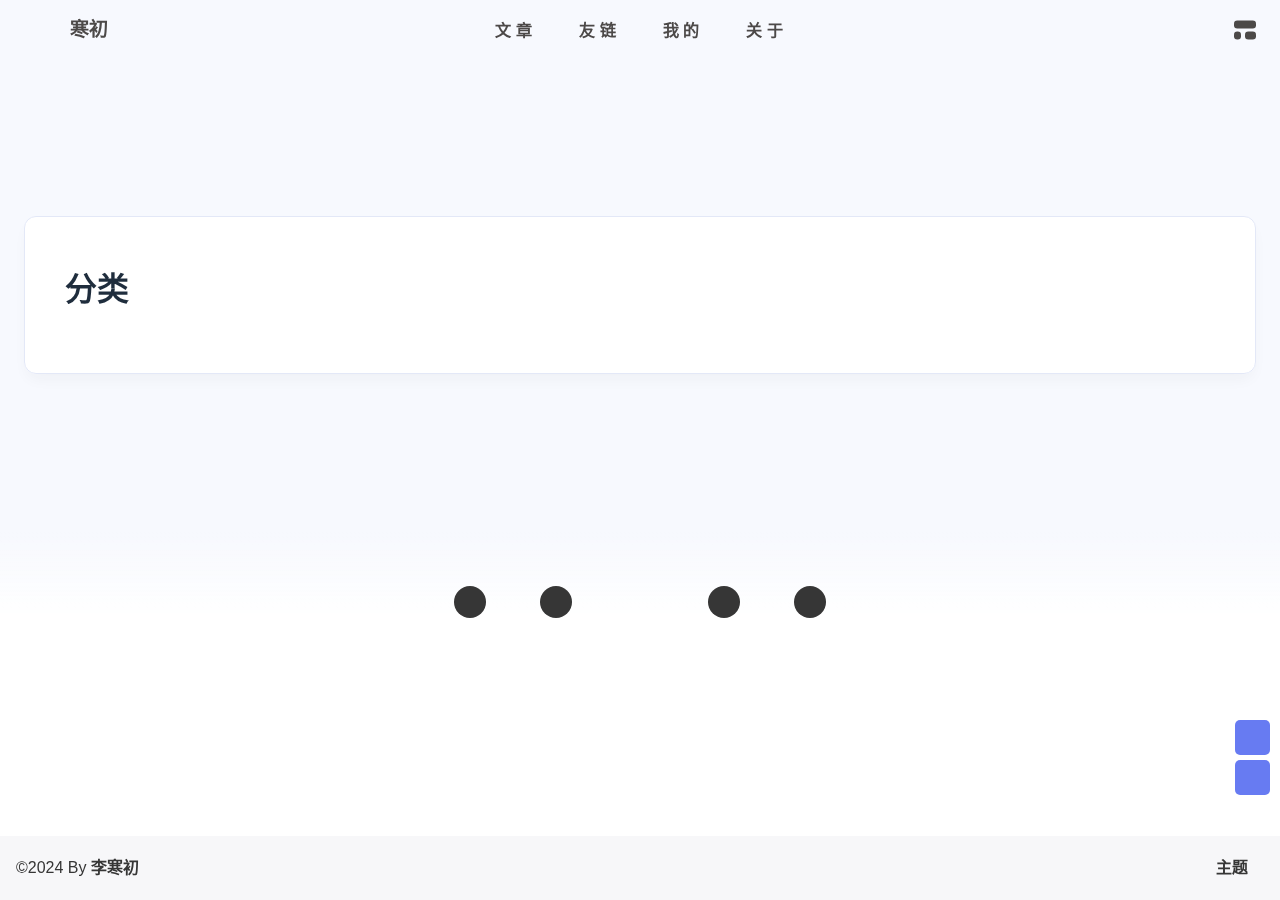
<file: categories/index.html>
<!DOCTYPE html><html lang="zh-CN" data-theme="light"><head><meta charset="UTF-8"><meta http-equiv="X-UA-Compatible" content="IE=edge"><meta name="viewport" content="width=device-width, initial-scale=1.0, user-scalable=no"><title>分类 | 寒初</title><meta name="author" content="李寒初"><meta name="copyright" content="李寒初"><meta name="format-detection" content="telephone=no"><meta name="theme-color" content="#f7f9fe"><meta name="mobile-web-app-capable" content="yes"><meta name="apple-touch-fullscreen" content="yes"><meta name="apple-mobile-web-app-title" content="分类"><meta name="application-name" content="分类"><meta name="apple-mobile-web-app-capable" content="yes"><meta name="apple-mobile-web-app-status-bar-style" content="#f7f9fe"><meta property="og:type" content="website"><meta property="og:title" content="分类"><meta property="og:url" content="https://gnight6.github.io/categories/index.html"><meta property="og:site_name" content="寒初"><meta property="og:description" content="分类"><meta property="og:locale" content="zh-CN"><meta property="og:image" content="https://gnight6.github.io/img/avent.jpg"><meta property="article:author" content="李寒初"><meta property="article:tag"><meta name="twitter:card" content="summary"><meta name="twitter:image" content="https://gnight6.github.io/img/avent.jpg"><meta name="description" content="分类"><link rel="shortcut icon" href="/img/logo.png"><link rel="canonical" href="https://gnight6.github.io/categories/"><link rel="preconnect" href="//cdn.cbd.int"/><link rel="preconnect" href="//hm.baidu.com"/><link rel="preconnect" href="//busuanzi.ibruce.info"/><meta name="google-site-verification" content="xxx"/><meta name="baidu-site-verification" content="code-xxx"/><meta name="msvalidate.01" content="xxx"/><link rel="manifest" href="/manifest.json"/><meta name="msapplication-TileColor" content="var(--anzhiyu-main)"/><link rel="mask-icon" href="/img/siteicon/apple-icon-180.png" color="#5bbad5"/><link rel="apple-touch-icon" sizes="180x180" href="/img/siteicon/apple-icon-180.png"/><link rel="apple-touch-icon-precomposed" sizes="180x180" href="/img/siteicon/apple-icon-180.png"/><link rel="icon" type="image/png" sizes="32x32" href="/img/siteicon/32.png"/><link rel="icon" type="image/png" sizes="16x16" href="/img/siteicon/16.png"/><link rel="bookmark" href="/img/siteicon/apple-icon-180.png"/><link rel="apple-touch-startup-image" href="/img/siteicon/apple-splash-2048-2732.jpg" media="(device-width: 1024px) and (device-height: 1366px) and (-webkit-device-pixel-ratio: 2) and (orientation: portrait)"/><link rel="apple-touch-startup-image" href="/img/siteicon/apple-splash-2732-2048.jpg" media="(device-width: 1024px) and (device-height: 1366px) and (-webkit-device-pixel-ratio: 2) and (orientation: landscape)"/><link rel="apple-touch-startup-image" href="/img/siteicon/apple-splash-1668-2388.jpg" media="(device-width: 834px) and (device-height: 1194px) and (-webkit-device-pixel-ratio: 2) and (orientation: portrait)"/><link rel="apple-touch-startup-image" href="/img/siteicon/apple-splash-2388-1668.jpg" media="(device-width: 834px) and (device-height: 1194px) and (-webkit-device-pixel-ratio: 2) and (orientation: landscape)"/><link rel="apple-touch-startup-image" href="/img/siteicon/apple-splash-1536-2048.jpg" media="(device-width: 768px) and (device-height: 1024px) and (-webkit-device-pixel-ratio: 2) and (orientation: portrait)"/><link rel="apple-touch-startup-image" href="/img/siteicon/apple-splash-2048-1536.jpg" media="(device-width: 768px) and (device-height: 1024px) and (-webkit-device-pixel-ratio: 2) and (orientation: landscape)"/><link rel="apple-touch-startup-image" href="/img/siteicon/apple-splash-1668-2224.jpg" media="(device-width: 834px) and (device-height: 1112px) and (-webkit-device-pixel-ratio: 2) and (orientation: portrait)"/><link rel="apple-touch-startup-image" href="/img/siteicon/apple-splash-2224-1668.jpg" media="(device-width: 834px) and (device-height: 1112px) and (-webkit-device-pixel-ratio: 2) and (orientation: landscape)"/><link rel="apple-touch-startup-image" href="/img/siteicon/apple-splash-1620-2160.jpg" media="(device-width: 810px) and (device-height: 1080px) and (-webkit-device-pixel-ratio: 2) and (orientation: portrait)"/><link rel="apple-touch-startup-image" href="/img/siteicon/apple-splash-2160-1620.jpg" media="(device-width: 810px) and (device-height: 1080px) and (-webkit-device-pixel-ratio: 2) and (orientation: landscape)"/><link rel="apple-touch-startup-image" href="/img/siteicon/apple-splash-1290-2796.jpg" media="(device-width: 430px) and (device-height: 932px) and (-webkit-device-pixel-ratio: 3) and (orientation: portrait)"/><link rel="apple-touch-startup-image" href="/img/siteicon/apple-splash-2796-1290.jpg" media="(device-width: 430px) and (device-height: 932px) and (-webkit-device-pixel-ratio: 3) and (orientation: landscape)"/><link rel="apple-touch-startup-image" href="/img/siteicon/apple-splash-1179-2556.jpg" media="(device-width: 393px) and (device-height: 852px) and (-webkit-device-pixel-ratio: 3) and (orientation: portrait)"/><link rel="apple-touch-startup-image" href="/img/siteicon/apple-splash-2556-1179.jpg" media="(device-width: 393px) and (device-height: 852px) and (-webkit-device-pixel-ratio: 3) and (orientation: landscape)"/><link rel="apple-touch-startup-image" href="/img/siteicon/apple-splash-1284-2778.jpg" media="(device-width: 428px) and (device-height: 926px) and (-webkit-device-pixel-ratio: 3) and (orientation: portrait)"/><link rel="apple-touch-startup-image" href="/img/siteicon/apple-splash-2778-1284.jpg" media="(device-width: 428px) and (device-height: 926px) and (-webkit-device-pixel-ratio: 3) and (orientation: landscape)"/><link rel="apple-touch-startup-image" href="/img/siteicon/apple-splash-1170-2532.jpg" media="(device-width: 390px) and (device-height: 844px) and (-webkit-device-pixel-ratio: 3) and (orientation: portrait)"/><link rel="apple-touch-startup-image" href="/img/siteicon/apple-splash-2532-1170.jpg" media="(device-width: 390px) and (device-height: 844px) and (-webkit-device-pixel-ratio: 3) and (orientation: landscape)"/><link rel="apple-touch-startup-image" href="/img/siteicon/apple-splash-1125-2436.jpg" media="(device-width: 375px) and (device-height: 812px) and (-webkit-device-pixel-ratio: 3) and (orientation: portrait)"/><link rel="apple-touch-startup-image" href="/img/siteicon/apple-splash-2436-1125.jpg" media="(device-width: 375px) and (device-height: 812px) and (-webkit-device-pixel-ratio: 3) and (orientation: landscape)"/><link rel="apple-touch-startup-image" href="/img/siteicon/apple-splash-1242-2688.jpg" media="(device-width: 414px) and (device-height: 896px) and (-webkit-device-pixel-ratio: 3) and (orientation: portrait)"/><link rel="apple-touch-startup-image" href="/img/siteicon/apple-splash-2688-1242.jpg" media="(device-width: 414px) and (device-height: 896px) and (-webkit-device-pixel-ratio: 3) and (orientation: landscape)"/><link rel="apple-touch-startup-image" href="/img/siteicon/apple-splash-828-1792.jpg" media="(device-width: 414px) and (device-height: 896px) and (-webkit-device-pixel-ratio: 2) and (orientation: portrait)"/><link rel="apple-touch-startup-image" href="/img/siteicon/apple-splash-1792-828.jpg" media="(device-width: 414px) and (device-height: 896px) and (-webkit-device-pixel-ratio: 2) and (orientation: landscape)"/><link rel="apple-touch-startup-image" href="/img/siteicon/apple-splash-1242-2208.jpg" media="(device-width: 414px) and (device-height: 736px) and (-webkit-device-pixel-ratio: 3) and (orientation: portrait)"/><link rel="apple-touch-startup-image" href="/img/siteicon/apple-splash-2208-1242.jpg" media="(device-width: 414px) and (device-height: 736px) and (-webkit-device-pixel-ratio: 3) and (orientation: landscape)"/><link rel="apple-touch-startup-image" href="/img/siteicon/apple-splash-750-1334.jpg" media="(device-width: 375px) and (device-height: 667px) and (-webkit-device-pixel-ratio: 2) and (orientation: portrait)"/><link rel="apple-touch-startup-image" href="/img/siteicon/apple-splash-1334-750.jpg" media="(device-width: 375px) and (device-height: 667px) and (-webkit-device-pixel-ratio: 2) and (orientation: landscape)"/><link rel="apple-touch-startup-image" href="/img/siteicon/apple-splash-640-1136.jpg" media="(device-width: 320px) and (device-height: 568px) and (-webkit-device-pixel-ratio: 2) and (orientation: portrait)"/><link rel="apple-touch-startup-image" href="/img/siteicon/apple-splash-1136-640.jpg" media="(device-width: 320px) and (device-height: 568px) and (-webkit-device-pixel-ratio: 2) and (orientation: landscape)"/><link rel="stylesheet" href="/css/index.css"><link rel="stylesheet" href="https://cdn.cbd.int/node-snackbar@0.1.16/dist/snackbar.min.css" media="print" onload="this.media='all'"><link rel="stylesheet" href="https://cdn.cbd.int/@fancyapps/ui@5.0.28/dist/fancybox/fancybox.css" media="print" onload="this.media='all'"><script>var _hmt = _hmt || [];
(function() {
  var hm = document.createElement("script");
  hm.src = "https://hm.baidu.com/hm.js?9c9de7b043da55645f158c6094981dbc";
  var s = document.getElementsByTagName("script")[0]; 
  s.parentNode.insertBefore(hm, s);
})();
</script><script>const GLOBAL_CONFIG = {
  linkPageTop: undefined,
  peoplecanvas: {"enable":true,"img":"https://upload-bbs.miyoushe.com/upload/2023/09/03/125766904/ee23df8517f3c3e3efc4145658269c06_5714860933110284659.png"},
  postHeadAiDescription: {"enable":true,"gptName":"AnZhiYu","mode":"local","switchBtn":false,"btnLink":"https://afdian.net/item/886a79d4db6711eda42a52540025c377","randomNum":3,"basicWordCount":1000,"key":"xxxx","Referer":"https://xx.xx/"},
  diytitle: {"enable":true,"leaveTitle":"w(ﾟДﾟ)w 不要走！再看看嘛！","backTitle":"♪(^∇^*)欢迎肥来！"},
  LA51: undefined,
  greetingBox: {"enable":true,"default":"晚上好👋","list":[{"greeting":"晚安😴","startTime":0,"endTime":5},{"greeting":"早上好鸭👋, 祝你一天好心情！","startTime":6,"endTime":9},{"greeting":"上午好👋, 状态很好，鼓励一下～","startTime":10,"endTime":10},{"greeting":"11点多啦, 在坚持一下就吃饭啦～","startTime":11,"endTime":11},{"greeting":"午安👋, 宝贝","startTime":12,"endTime":14},{"greeting":"🌈充实的一天辛苦啦！","startTime":14,"endTime":18},{"greeting":"19点喽, 奖励一顿丰盛的大餐吧🍔。","startTime":19,"endTime":19},{"greeting":"晚上好👋, 在属于自己的时间好好放松😌~","startTime":20,"endTime":24}]},
  twikooEnvId: '',
  commentBarrageConfig:undefined,
  root: '/',
  preloader: {"source":3},
  friends_vue_info: undefined,
  navMusic: true,
  mainTone: {"mode":"api","api":"https://img2color-go.vercel.app/api?img=","cover_change":true},
  authorStatus: {"skills":null},
  algolia: undefined,
  localSearch: undefined,
  translate: {"defaultEncoding":2,"translateDelay":0,"msgToTraditionalChinese":"繁","msgToSimplifiedChinese":"简","rightMenuMsgToTraditionalChinese":"转为繁体","rightMenuMsgToSimplifiedChinese":"转为简体"},
  noticeOutdate: undefined,
  highlight: {"plugin":"highlight.js","highlightCopy":true,"highlightLang":true,"highlightHeightLimit":330},
  copy: {
    success: '复制成功',
    error: '复制错误',
    noSupport: '浏览器不支持'
  },
  relativeDate: {
    homepage: false,
    simplehomepage: true,
    post: false
  },
  runtime: '天',
  date_suffix: {
    just: '刚刚',
    min: '分钟前',
    hour: '小时前',
    day: '天前',
    month: '个月前'
  },
  copyright: {"copy":true,"copyrightEbable":false,"limitCount":50,"languages":{"author":"作者: 李寒初","link":"链接: ","source":"来源: 寒初","info":"著作权归作者所有。商业转载请联系作者获得授权，非商业转载请注明出处。","copySuccess":"复制成功，复制和转载请标注本文地址"}},
  lightbox: 'fancybox',
  Snackbar: {"chs_to_cht":"你已切换为繁体","cht_to_chs":"你已切换为简体","day_to_night":"你已切换为深色模式","night_to_day":"你已切换为浅色模式","bgLight":"#49b1f5","bgDark":"#2d3035","position":"bottom-left"},
  source: {
    justifiedGallery: {
      js: 'https://cdn.cbd.int/flickr-justified-gallery@2.1.2/dist/fjGallery.min.js',
      css: 'https://cdn.cbd.int/flickr-justified-gallery@2.1.2/dist/fjGallery.css'
    }
  },
  isPhotoFigcaption: false,
  islazyload: true,
  isAnchor: false,
  shortcutKey: {"enable":true,"delay":100,"shiftDelay":200},
  autoDarkmode: true
}</script><script id="config-diff">var GLOBAL_CONFIG_SITE = {
  configTitle: '寒初',
  title: '分类',
  postAI: '',
  pageFillDescription: '分类',
  isPost: false,
  isHome: false,
  isHighlightShrink: true,
  isToc: false,
  postUpdate: '2024-07-14 19:25:33',
  postMainColor: '',
}</script><noscript><style type="text/css">
  #nav {
    opacity: 1
  }
  .justified-gallery img {
    opacity: 1
  }

  #recent-posts time,
  #post-meta time {
    display: inline !important
  }
</style></noscript><script>(win=>{
      win.saveToLocal = {
        set: (key, value, ttl) => {
          if (ttl === 0) return
          const now = Date.now()
          const expiry = now + ttl * 86400000
          const item = {
            value,
            expiry
          }
          localStorage.setItem(key, JSON.stringify(item))
        },
      
        get: key => {
          const itemStr = localStorage.getItem(key)
      
          if (!itemStr) {
            return undefined
          }
          const item = JSON.parse(itemStr)
          const now = Date.now()
      
          if (now > item.expiry) {
            localStorage.removeItem(key)
            return undefined
          }
          return item.value
        }
      }
    
      win.getScript = (url, attr = {}) => new Promise((resolve, reject) => {
        const script = document.createElement('script')
        script.src = url
        script.async = true
        script.onerror = reject
        script.onload = script.onreadystatechange = function() {
          const loadState = this.readyState
          if (loadState && loadState !== 'loaded' && loadState !== 'complete') return
          script.onload = script.onreadystatechange = null
          resolve()
        }

        Object.keys(attr).forEach(key => {
          script.setAttribute(key, attr[key])
        })

        document.head.appendChild(script)
      })
    
      win.getCSS = (url, id = false) => new Promise((resolve, reject) => {
        const link = document.createElement('link')
        link.rel = 'stylesheet'
        link.href = url
        if (id) link.id = id
        link.onerror = reject
        link.onload = link.onreadystatechange = function() {
          const loadState = this.readyState
          if (loadState && loadState !== 'loaded' && loadState !== 'complete') return
          link.onload = link.onreadystatechange = null
          resolve()
        }
        document.head.appendChild(link)
      })
    
      win.activateDarkMode = () => {
        document.documentElement.setAttribute('data-theme', 'dark')
        if (document.querySelector('meta[name="theme-color"]') !== null) {
          document.querySelector('meta[name="theme-color"]').setAttribute('content', '#18171d')
        }
      }
      win.activateLightMode = () => {
        document.documentElement.setAttribute('data-theme', 'light')
        if (document.querySelector('meta[name="theme-color"]') !== null) {
          document.querySelector('meta[name="theme-color"]').setAttribute('content', '#f7f9fe')
        }
      }
      const t = saveToLocal.get('theme')
    
          const isDarkMode = window.matchMedia('(prefers-color-scheme: dark)').matches
          const isLightMode = window.matchMedia('(prefers-color-scheme: light)').matches
          const isNotSpecified = window.matchMedia('(prefers-color-scheme: no-preference)').matches
          const hasNoSupport = !isDarkMode && !isLightMode && !isNotSpecified

          if (t === undefined) {
            if (isLightMode) activateLightMode()
            else if (isDarkMode) activateDarkMode()
            else if (isNotSpecified || hasNoSupport) {
              const now = new Date()
              const hour = now.getHours()
              const isNight = hour <= 6 || hour >= 18
              isNight ? activateDarkMode() : activateLightMode()
            }
            window.matchMedia('(prefers-color-scheme: dark)').addListener(e => {
              if (saveToLocal.get('theme') === undefined) {
                e.matches ? activateDarkMode() : activateLightMode()
              }
            })
          } else if (t === 'light') activateLightMode()
          else activateDarkMode()
        
      const asideStatus = saveToLocal.get('aside-status')
      if (asideStatus !== undefined) {
        if (asideStatus === 'hide') {
          document.documentElement.classList.add('hide-aside')
        } else {
          document.documentElement.classList.remove('hide-aside')
        }
      }
    
      const detectApple = () => {
        if(/iPad|iPhone|iPod|Macintosh/.test(navigator.userAgent)){
          document.documentElement.classList.add('apple')
        }
      }
      detectApple()
    })(window)</script><meta name="generator" content="Hexo 7.3.0"></head><body data-type="anzhiyu"><div id="web_bg"></div><div id="an_music_bg"></div><div id="loading-box" onclick="document.getElementById(&quot;loading-box&quot;).classList.add(&quot;loaded&quot;)"><div class="loading-bg"><img class="loading-img nolazyload" alt="加载头像" src="/img/avent.jpg"/><div class="loading-image-dot"></div></div></div><script>const preloader = {
  endLoading: () => {
    document.getElementById('loading-box').classList.add("loaded");
  },
  initLoading: () => {
    document.getElementById('loading-box').classList.remove("loaded")
  }
}
window.addEventListener('load',()=> { preloader.endLoading() })
setTimeout(function(){preloader.endLoading();},10000)

if (true) {
  document.addEventListener('pjax:send', () => { preloader.initLoading() })
  document.addEventListener('pjax:complete', () => { preloader.endLoading() })
}</script><link rel="stylesheet" href="https://cdn.cbd.int/anzhiyu-theme-static@1.1.10/progress_bar/progress_bar.css"/><script async="async" src="https://cdn.cbd.int/pace-js@1.2.4/pace.min.js" data-pace-options="{ &quot;restartOnRequestAfter&quot;:false,&quot;eventLag&quot;:false}"></script><div class="page" id="body-wrap"><header class="not-top-img" id="page-header"><nav id="nav"><div id="nav-group"><span id="blog_name"><div class="back-home-button"><i class="anzhiyufont anzhiyu-icon-grip-vertical"></i><div class="back-menu-list-groups"><div class="back-menu-list-group"><div class="back-menu-list-title">网页</div><div class="back-menu-list"><a class="back-menu-item" href="https://gNight6.github.io" title="博客"><img class="back-menu-item-icon" src= "[data-uri]" onerror="this.onerror=null,this.src=&quot;/img/404.jpg&quot;" data-lazy-src="/img/logo.png" alt="博客"/><span class="back-menu-item-text">博客</span></a></div></div><div class="back-menu-list-group"><div class="back-menu-list-title">项目</div><div class="back-menu-list"><a class="back-menu-item" target="_blank" rel="noopener" href="https://image.anheyu.com/" title="安知鱼图床"><img class="back-menu-item-icon" src= "[data-uri]" onerror="this.onerror=null,this.src=&quot;/img/404.jpg&quot;" data-lazy-src="https://image.anheyu.com/favicon.ico" alt="安知鱼图床"/><span class="back-menu-item-text">安知鱼图床</span></a></div></div></div></div><a id="site-name" href="/" accesskey="h"><div class="title">寒初</div><i class="anzhiyufont anzhiyu-icon-house-chimney"></i></a><div id="he-plugin-simple"></div><script>var WIDGET = {
  "CONFIG": {
    "modules": "0124",
    "background": "2",
    "tmpColor": "FFFFFF",
    "tmpSize": "16",
    "cityColor": "FFFFFF",
    "citySize": "16",
    "aqiColor": "E8D87B",
    "aqiSize": "16",
    "weatherIconSize": "24",
    "alertIconSize": "18",
    "padding": "10px 10px 10px 10px",
    "shadow": "0",
    "language": "auto",
    "borderRadius": "20",
    "fixed": "true",
    "vertical": "top",
    "horizontal": "left",
    "left": "20",
    "top": "7.1",
    "key": "df245676fb434a0691ead1c63341cd94"
  }
}
</script><link rel="stylesheet" href="https://widget.qweather.net/simple/static/css/he-simple.css?v=1.4.0"/><script src="https://widget.qweather.net/simple/static/js/he-simple.js?v=1.4.0"></script></span><div class="mask-name-container"><div id="name-container"><a id="page-name" href="javascript:anzhiyu.scrollToDest(0, 500)">PAGE_NAME</a></div></div><div id="menus"><div class="menus_items"><div class="menus_item"><a class="site-page" href="javascript:void(0);"><span> 文章</span></a><ul class="menus_item_child"><li><a class="site-page child faa-parent animated-hover" href="/archives/"><i class="anzhiyufont anzhiyu-icon-box-archive faa-tada" style="font-size: 0.9em;"></i><span> 隧道</span></a></li><li><a class="site-page child faa-parent animated-hover" href="/categories/"><i class="anzhiyufont anzhiyu-icon-shapes faa-tada" style="font-size: 0.9em;"></i><span> 分类</span></a></li><li><a class="site-page child faa-parent animated-hover" href="/tags/"><i class="anzhiyufont anzhiyu-icon-tags faa-tada" style="font-size: 0.9em;"></i><span> 标签</span></a></li></ul></div><div class="menus_item"><a class="site-page" href="javascript:void(0);"><span> 友链</span></a><ul class="menus_item_child"><li><a class="site-page child faa-parent animated-hover" href="/link/"><i class="anzhiyufont anzhiyu-icon-link faa-tada" style="font-size: 0.9em;"></i><span> 友人帐</span></a></li><li><a class="site-page child faa-parent animated-hover" href="/comments/"><i class="anzhiyufont anzhiyu-icon-envelope faa-tada" style="font-size: 0.9em;"></i><span> 留言板</span></a></li></ul></div><div class="menus_item"><a class="site-page" href="javascript:void(0);"><span> 我的</span></a><ul class="menus_item_child"><li><a class="site-page child faa-parent animated-hover" href="/music/?id=2660284705&amp;server=netease"><i class="anzhiyufont anzhiyu-icon-music faa-tada" style="font-size: 0.9em;"></i><span> 音乐馆</span></a></li><li><a class="site-page child faa-parent animated-hover" href="/album/"><i class="anzhiyufont anzhiyu-icon-images faa-tada" style="font-size: 0.9em;"></i><span> 相册集</span></a></li><li><a class="site-page child faa-parent animated-hover" href="/air-conditioner/"><i class="anzhiyufont anzhiyu-icon-fan faa-tada" style="font-size: 0.9em;"></i><span> 小空调</span></a></li></ul></div><div class="menus_item"><a class="site-page" href="javascript:void(0);"><span> 关于</span></a><ul class="menus_item_child"><li><a class="site-page child faa-parent animated-hover" href="/about/"><i class="anzhiyufont anzhiyu-icon-paper-plane faa-tada" style="font-size: 0.9em;"></i><span> 关于本人</span></a></li><li><a class="site-page child faa-parent animated-hover" href="/essay/"><i class="anzhiyufont anzhiyu-icon-lightbulb faa-tada" style="font-size: 0.9em;"></i><span> 闲言碎语</span></a></li><li><a class="site-page child faa-parent animated-hover" href="javascript:toRandomPost()"><i class="anzhiyufont anzhiyu-icon-shoe-prints1 faa-tada" style="font-size: 0.9em;"></i><span> 随便逛逛</span></a></li></ul></div></div></div><div id="nav-right"><div class="nav-button only-home" id="travellings_button" title="随机前往一个开往项目网站"><a class="site-page" onclick="anzhiyu.totraveling()" title="随机前往一个开往项目网站" href="javascript:void(0);" rel="external nofollow" data-pjax-state="external"><i class="anzhiyufont anzhiyu-icon-train"></i></a></div><div class="nav-button" id="randomPost_button"><a class="site-page" onclick="toRandomPost()" title="随机前往一个文章" href="javascript:void(0);"><i class="anzhiyufont anzhiyu-icon-dice"></i></a></div><input id="center-console" type="checkbox"/><label class="widget" for="center-console" title="中控台" onclick="anzhiyu.switchConsole();"><i class="left"></i><i class="widget center"></i><i class="widget right"></i></label><div id="console"><div class="console-card-group-reward"><ul class="reward-all console-card"><li class="reward-item"><a href="https://npm.elemecdn.com/anzhiyu-blog@1.1.6/img/post/common/qrcode-weichat.png" target="_blank"><img class="post-qr-code-img" alt="微信" src= "[data-uri]" onerror="this.onerror=null,this.src=&quot;/img/404.jpg&quot;" data-lazy-src="https://npm.elemecdn.com/anzhiyu-blog@1.1.6/img/post/common/qrcode-weichat.png"/></a><div class="post-qr-code-desc">微信</div></li><li class="reward-item"><a href="https://npm.elemecdn.com/anzhiyu-blog@1.1.6/img/post/common/qrcode-alipay.png" target="_blank"><img class="post-qr-code-img" alt="支付宝" src= "[data-uri]" onerror="this.onerror=null,this.src=&quot;/img/404.jpg&quot;" data-lazy-src="https://npm.elemecdn.com/anzhiyu-blog@1.1.6/img/post/common/qrcode-alipay.png"/></a><div class="post-qr-code-desc">支付宝</div></li></ul></div><div class="console-card-group"><div class="console-card-group-left"><div class="console-card" id="card-newest-comments"><div class="card-content"><div class="author-content-item-tips">互动</div><span class="author-content-item-title"> 最新评论</span></div><div class="aside-list"><span>正在加载中...</span></div></div></div><div class="console-card-group-right"><div class="console-card tags"><div class="card-content"><div class="author-content-item-tips">兴趣点</div><span class="author-content-item-title">寻找你感兴趣的领域</span></div></div><div class="console-card history"><div class="item-headline"><i class="anzhiyufont anzhiyu-icon-box-archiv"></i><span>文章</span></div><div class="card-archives"><div class="item-headline"><i class="anzhiyufont anzhiyu-icon-archive"></i><span>归档</span></div><ul class="card-archive-list"><li class="card-archive-list-item"><a class="card-archive-list-link" href="/archives/2024/07/"><span class="card-archive-list-date">七月 2024</span><div class="card-archive-list-count-group"><span class="card-archive-list-count">1</span><span>篇</span></div></a></li></ul></div><hr/></div></div></div><div class="button-group"><div class="console-btn-item"><a class="darkmode_switchbutton" title="显示模式切换" href="javascript:void(0);"><i class="anzhiyufont anzhiyu-icon-moon"></i></a></div><div class="console-btn-item" id="consoleHideAside" onclick="anzhiyu.hideAsideBtn()" title="边栏显示控制"><a class="asideSwitch"><i class="anzhiyufont anzhiyu-icon-arrows-left-right"></i></a></div><div class="console-btn-item" id="consoleMusic" onclick="anzhiyu.musicToggle()" title="音乐开关"><a class="music-switch"><i class="anzhiyufont anzhiyu-icon-music"></i></a></div><div class="console-btn-item" id="consoleKeyboard" onclick="anzhiyu.keyboardToggle()" title="快捷键开关"><a class="keyboard-switch"><i class="anzhiyufont anzhiyu-icon-keyboard"></i></a></div></div><div class="console-mask" onclick="anzhiyu.hideConsole()" href="javascript:void(0);"></div></div><div class="nav-button" id="nav-totop"><a class="totopbtn" href="javascript:void(0);"><i class="anzhiyufont anzhiyu-icon-arrow-up"></i><span id="percent" onclick="anzhiyu.scrollToDest(0,500)">0</span></a></div><div id="toggle-menu"><a class="site-page" href="javascript:void(0);" title="切换"><i class="anzhiyufont anzhiyu-icon-bars"></i></a></div></div></div></nav></header><main id="blog-container"><div class="layout hide-aside" id="content-inner"><div id="page"><h1 class="page-title">分类</h1><div id="tag"><div class="category-lists" id="tag-page-tags"></div></div></div></div></main><footer id="footer"><div id="footer-wrap"><div id="footer_deal"><a class="deal_link" href="mailto:anzhiyu-c@qq.com" title="email"><i class="anzhiyufont anzhiyu-icon-envelope"></i></a><a class="deal_link" target="_blank" rel="noopener" href="https://weibo.com/u/6378063631" title="微博"><i class="anzhiyufont anzhiyu-icon-weibo"></i></a><img class="footer_mini_logo" title="返回顶部" alt="返回顶部" onclick="anzhiyu.scrollToDest(0, 500)" src= "[data-uri]" onerror="this.onerror=null,this.src=&quot;/img/404.jpg&quot;" data-lazy-src="img/avent.jpg" size="50px"/><a class="deal_link" target="_blank" rel="noopener" href="https://github.com/anzhiyu-c" title="Github"><i class="anzhiyufont anzhiyu-icon-github"></i></a><a class="deal_link" target="_blank" rel="noopener" href="https://v.douyin.com/DwCpMEy/" title="抖音"><i class="anzhiyufont anzhiyu-icon-tiktok"></i></a></div><div id="workboard"><img class="workSituationImg boardsign" src= "[data-uri]" onerror="this.onerror=null,this.src=&quot;/img/404.jpg&quot;" data-lazy-src="https://npm.elemecdn.com/anzhiyu-blog@2.0.4/img/badge/安知鱼-上班摸鱼中.svg" alt="距离月入25k也就还差一个大佬带我~" title="距离月入25k也就还差一个大佬带我~"/><div id="runtimeTextTip"></div></div><p id="ghbdages"><a class="github-badge" target="_blank" href="https://hexo.io/" style="margin-inline:5px" data-title="博客框架为Hexo_v5.4.0" title="博客框架为Hexo_v5.4.0"><img src= "[data-uri]" onerror="this.onerror=null,this.src=&quot;/img/404.jpg&quot;" data-lazy-src="https://npm.elemecdn.com/anzhiyu-blog@2.1.5/img/badge/Frame-Hexo.svg" alt="博客框架为Hexo_v5.4.0"/></a><a class="github-badge" target="_blank" href="https://blog.anheyu.com/" style="margin-inline:5px" data-title="本站使用AnZhiYu主题" title="本站使用AnZhiYu主题"><img src= "[data-uri]" onerror="this.onerror=null,this.src=&quot;/img/404.jpg&quot;" data-lazy-src="https://npm.elemecdn.com/anzhiyu-theme-static@1.0.9/img/Theme-AnZhiYu-2E67D3.svg" alt="本站使用AnZhiYu主题"/></a></p></div><div id="footer-bar"><div class="footer-bar-links"><div class="footer-bar-left"><div id="footer-bar-tips"><div class="copyright">&copy;2024 By <a class="footer-bar-link" href="/" title="李寒初" target="_blank">李寒初</a></div></div><div id="footer-type-tips"></div><div class="js-pjax"><script>function subtitleType () {
  fetch('https://v1.hitokoto.cn')
    .then(response => response.json())
    .then(data => {
      if (true) {
        const from = '出自 ' + data.from
        const sub = ["生活明朗&#44; 万物可爱&#44; 人间值得&#44; 未来可期."]
        sub.unshift(data.hitokoto, from)
        window.typed = new Typed('#footer-type-tips', {
          strings: sub,
          startDelay: 300,
          typeSpeed: 150,
          loop: true,
          backSpeed: 50,
        })
      } else {
        document.getElementById('footer-type-tips').innerHTML = data.hitokoto
      }
    })
}

if (true) {
  if (typeof Typed === 'function') {
    subtitleType()
  } else {
    getScript('https://cdn.cbd.int/typed.js@2.1.0/dist/typed.umd.js').then(subtitleType)
  }
} else {
  subtitleType()
}
</script></div></div><div class="footer-bar-right"><a class="footer-bar-link" target="_blank" rel="noopener" href="https://github.com/anzhiyu-c/hexo-theme-anzhiyu" title="主题">主题</a></div></div></div></footer></div><div id="sidebar"><div id="menu-mask"></div><div id="sidebar-menus"><div class="sidebar-site-data site-data is-center"><a href="/archives/" title="archive"><div class="headline">文章</div><div class="length-num">1</div></a><a href="/tags/" title="tag"><div class="headline">标签</div><div class="length-num">0</div></a><a href="/categories/" title="category"><div class="headline">分类</div><div class="length-num">0</div></a></div><span class="sidebar-menu-item-title">功能</span><div class="sidebar-menu-item"><a class="darkmode_switchbutton menu-child" href="javascript:void(0);" title="显示模式"><i class="anzhiyufont anzhiyu-icon-circle-half-stroke"></i><span>显示模式</span></a></div><div class="back-menu-list-groups"><div class="back-menu-list-group"><div class="back-menu-list-title">网页</div><div class="back-menu-list"><a class="back-menu-item" href="https://gNight6.github.io" title="博客"><img class="back-menu-item-icon" src= "[data-uri]" onerror="this.onerror=null,this.src=&quot;/img/404.jpg&quot;" data-lazy-src="/img/logo.png" alt="博客"/><span class="back-menu-item-text">博客</span></a></div></div><div class="back-menu-list-group"><div class="back-menu-list-title">项目</div><div class="back-menu-list"><a class="back-menu-item" target="_blank" rel="noopener" href="https://image.anheyu.com/" title="安知鱼图床"><img class="back-menu-item-icon" src= "[data-uri]" onerror="this.onerror=null,this.src=&quot;/img/404.jpg&quot;" data-lazy-src="https://image.anheyu.com/favicon.ico" alt="安知鱼图床"/><span class="back-menu-item-text">安知鱼图床</span></a></div></div></div><div class="menus_items"><div class="menus_item"><a class="site-page" href="javascript:void(0);"><span> 文章</span></a><ul class="menus_item_child"><li><a class="site-page child faa-parent animated-hover" href="/archives/"><i class="anzhiyufont anzhiyu-icon-box-archive faa-tada" style="font-size: 0.9em;"></i><span> 隧道</span></a></li><li><a class="site-page child faa-parent animated-hover" href="/categories/"><i class="anzhiyufont anzhiyu-icon-shapes faa-tada" style="font-size: 0.9em;"></i><span> 分类</span></a></li><li><a class="site-page child faa-parent animated-hover" href="/tags/"><i class="anzhiyufont anzhiyu-icon-tags faa-tada" style="font-size: 0.9em;"></i><span> 标签</span></a></li></ul></div><div class="menus_item"><a class="site-page" href="javascript:void(0);"><span> 友链</span></a><ul class="menus_item_child"><li><a class="site-page child faa-parent animated-hover" href="/link/"><i class="anzhiyufont anzhiyu-icon-link faa-tada" style="font-size: 0.9em;"></i><span> 友人帐</span></a></li><li><a class="site-page child faa-parent animated-hover" href="/comments/"><i class="anzhiyufont anzhiyu-icon-envelope faa-tada" style="font-size: 0.9em;"></i><span> 留言板</span></a></li></ul></div><div class="menus_item"><a class="site-page" href="javascript:void(0);"><span> 我的</span></a><ul class="menus_item_child"><li><a class="site-page child faa-parent animated-hover" href="/music/?id=2660284705&amp;server=netease"><i class="anzhiyufont anzhiyu-icon-music faa-tada" style="font-size: 0.9em;"></i><span> 音乐馆</span></a></li><li><a class="site-page child faa-parent animated-hover" href="/album/"><i class="anzhiyufont anzhiyu-icon-images faa-tada" style="font-size: 0.9em;"></i><span> 相册集</span></a></li><li><a class="site-page child faa-parent animated-hover" href="/air-conditioner/"><i class="anzhiyufont anzhiyu-icon-fan faa-tada" style="font-size: 0.9em;"></i><span> 小空调</span></a></li></ul></div><div class="menus_item"><a class="site-page" href="javascript:void(0);"><span> 关于</span></a><ul class="menus_item_child"><li><a class="site-page child faa-parent animated-hover" href="/about/"><i class="anzhiyufont anzhiyu-icon-paper-plane faa-tada" style="font-size: 0.9em;"></i><span> 关于本人</span></a></li><li><a class="site-page child faa-parent animated-hover" href="/essay/"><i class="anzhiyufont anzhiyu-icon-lightbulb faa-tada" style="font-size: 0.9em;"></i><span> 闲言碎语</span></a></li><li><a class="site-page child faa-parent animated-hover" href="javascript:toRandomPost()"><i class="anzhiyufont anzhiyu-icon-shoe-prints1 faa-tada" style="font-size: 0.9em;"></i><span> 随便逛逛</span></a></li></ul></div></div><span class="sidebar-menu-item-title">标签</span></div></div><div id="keyboard-tips"><div class="keyboardTitle">博客快捷键</div><div class="keybordList"><div class="keybordItem"><div class="keyGroup"><div class="key">shift K</div></div><div class="keyContent"><div class="content">关闭快捷键功能</div></div></div><div class="keybordItem"><div class="keyGroup"><div class="key">shift A</div></div><div class="keyContent"><div class="content">打开/关闭中控台</div></div></div><div class="keybordItem"><div class="keyGroup"><div class="key">shift M</div></div><div class="keyContent"><div class="content">播放/暂停音乐</div></div></div><div class="keybordItem"><div class="keyGroup"><div class="key">shift D</div></div><div class="keyContent"><div class="content">深色/浅色显示模式</div></div></div><div class="keybordItem"><div class="keyGroup"><div class="key">shift S</div></div><div class="keyContent"><div class="content">站内搜索</div></div></div><div class="keybordItem"><div class="keyGroup"><div class="key">shift R</div></div><div class="keyContent"><div class="content">随机访问</div></div></div><div class="keybordItem"><div class="keyGroup"><div class="key">shift H</div></div><div class="keyContent"><div class="content">返回首页</div></div></div><div class="keybordItem"><div class="keyGroup"><div class="key">shift F</div></div><div class="keyContent"><div class="content">友链鱼塘</div></div></div><div class="keybordItem"><div class="keyGroup"><div class="key">shift L</div></div><div class="keyContent"><div class="content">友链页面</div></div></div><div class="keybordItem"><div class="keyGroup"><div class="key">shift P</div></div><div class="keyContent"><div class="content">关于本站</div></div></div><div class="keybordItem"><div class="keyGroup"><div class="key">shift I</div></div><div class="keyContent"><div class="content">原版/本站右键菜单</div></div></div></div></div><div id="rightside"><div id="rightside-config-hide"><button id="translateLink" type="button" title="简繁转换">繁</button><button id="darkmode" type="button" title="浅色和深色模式转换"><i class="anzhiyufont anzhiyu-icon-circle-half-stroke"></i></button></div><div id="rightside-config-show"><button id="rightside-config" type="button" title="设置"><i class="anzhiyufont anzhiyu-icon-gear"></i></button><button id="go-up" type="button" title="回到顶部"><i class="anzhiyufont anzhiyu-icon-arrow-up"></i></button></div></div><div id="nav-music"><a id="nav-music-hoverTips" onclick="anzhiyu.musicToggle()" accesskey="m">播放音乐</a><div id="console-music-bg"></div><meting-js id="2660284705" server="netease" type="playlist" mutex="true" preload="none" theme="var(--anzhiyu-main)" data-lrctype="0" order="random" volume="0.7"></meting-js></div><div id="rightMenu"><div class="rightMenu-group rightMenu-small"><div class="rightMenu-item" id="menu-backward"><i class="anzhiyufont anzhiyu-icon-arrow-left"></i></div><div class="rightMenu-item" id="menu-forward"><i class="anzhiyufont anzhiyu-icon-arrow-right"></i></div><div class="rightMenu-item" id="menu-refresh"><i class="anzhiyufont anzhiyu-icon-arrow-rotate-right" style="font-size: 1rem;"></i></div><div class="rightMenu-item" id="menu-top"><i class="anzhiyufont anzhiyu-icon-arrow-up"></i></div></div><div class="rightMenu-group rightMenu-line rightMenuPlugin"><div class="rightMenu-item" id="menu-copytext"><i class="anzhiyufont anzhiyu-icon-copy"></i><span>复制选中文本</span></div><div class="rightMenu-item" id="menu-pastetext"><i class="anzhiyufont anzhiyu-icon-paste"></i><span>粘贴文本</span></div><a class="rightMenu-item" id="menu-commenttext"><i class="anzhiyufont anzhiyu-icon-comment-medical"></i><span>引用到评论</span></a><div class="rightMenu-item" id="menu-newwindow"><i class="anzhiyufont anzhiyu-icon-window-restore"></i><span>新窗口打开</span></div><div class="rightMenu-item" id="menu-copylink"><i class="anzhiyufont anzhiyu-icon-link"></i><span>复制链接地址</span></div><div class="rightMenu-item" id="menu-copyimg"><i class="anzhiyufont anzhiyu-icon-images"></i><span>复制此图片</span></div><div class="rightMenu-item" id="menu-downloadimg"><i class="anzhiyufont anzhiyu-icon-download"></i><span>下载此图片</span></div><div class="rightMenu-item" id="menu-newwindowimg"><i class="anzhiyufont anzhiyu-icon-window-restore"></i><span>新窗口打开图片</span></div><div class="rightMenu-item" id="menu-search"><i class="anzhiyufont anzhiyu-icon-magnifying-glass"></i><span>站内搜索</span></div><div class="rightMenu-item" id="menu-searchBaidu"><i class="anzhiyufont anzhiyu-icon-magnifying-glass"></i><span>百度搜索</span></div><div class="rightMenu-item" id="menu-music-toggle"><i class="anzhiyufont anzhiyu-icon-play"></i><span>播放音乐</span></div><div class="rightMenu-item" id="menu-music-back"><i class="anzhiyufont anzhiyu-icon-backward"></i><span>切换到上一首</span></div><div class="rightMenu-item" id="menu-music-forward"><i class="anzhiyufont anzhiyu-icon-forward"></i><span>切换到下一首</span></div><div class="rightMenu-item" id="menu-music-playlist" onclick="window.open(&quot;https://music.163.com/playlist?id=2660284705&amp;userid=1758264601&quot;, &quot;_blank&quot;);" style="display: none;"><i class="anzhiyufont anzhiyu-icon-radio"></i><span>查看所有歌曲</span></div><div class="rightMenu-item" id="menu-music-copyMusicName"><i class="anzhiyufont anzhiyu-icon-copy"></i><span>复制歌名</span></div></div><div class="rightMenu-group rightMenu-line rightMenuOther"><a class="rightMenu-item menu-link" id="menu-randomPost"><i class="anzhiyufont anzhiyu-icon-shuffle"></i><span>随便逛逛</span></a><a class="rightMenu-item menu-link" href="/categories/"><i class="anzhiyufont anzhiyu-icon-cube"></i><span>博客分类</span></a><a class="rightMenu-item menu-link" href="/tags/"><i class="anzhiyufont anzhiyu-icon-tags"></i><span>文章标签</span></a></div><div class="rightMenu-group rightMenu-line rightMenuOther"><a class="rightMenu-item" id="menu-copy" href="javascript:void(0);"><i class="anzhiyufont anzhiyu-icon-copy"></i><span>复制地址</span></a><a class="rightMenu-item" id="menu-commentBarrage" href="javascript:void(0);"><i class="anzhiyufont anzhiyu-icon-message"></i><span class="menu-commentBarrage-text">关闭热评</span></a><a class="rightMenu-item" id="menu-darkmode" href="javascript:void(0);"><i class="anzhiyufont anzhiyu-icon-circle-half-stroke"></i><span class="menu-darkmode-text">深色模式</span></a><a class="rightMenu-item" id="menu-translate" href="javascript:void(0);"><i class="anzhiyufont anzhiyu-icon-language"></i><span>轉為繁體</span></a></div></div><div id="rightmenu-mask"></div><div><script src="/js/utils.js"></script><script src="/js/main.js"></script><script src="/js/tw_cn.js"></script><script src="https://cdn.cbd.int/@fancyapps/ui@5.0.28/dist/fancybox/fancybox.umd.js"></script><script src="https://cdn.cbd.int/instant.page@5.2.0/instantpage.js" type="module"></script><script src="https://cdn.cbd.int/vanilla-lazyload@17.8.5/dist/lazyload.iife.min.js"></script><script src="https://cdn.cbd.int/node-snackbar@0.1.16/dist/snackbar.min.js"></script><canvas id="universe"></canvas><script async src="https://npm.elemecdn.com/anzhiyu-theme-static@1.0.0/dark/dark.js"></script><script>// 消除控制台打印
var HoldLog = console.log;
console.log = function () {};
let now1 = new Date();
queueMicrotask(() => {
  const Log = function () {
    HoldLog.apply(console, arguments);
  }; //在恢复前输出日志
  const grt = new Date("05/04/2024 12:00:00"); //此处修改你的建站时间或者网站上线时间
  now1.setTime(now1.getTime() + 250);
  const days = (now1 - grt) / 1000 / 60 / 60 / 24;
  const dnum = Math.floor(days);
  const ascll = [
    `欢迎使用安知鱼!`,
    `生活明朗, 万物可爱`,
    `
        
       █████╗ ███╗   ██╗███████╗██╗  ██╗██╗██╗   ██╗██╗   ██╗
      ██╔══██╗████╗  ██║╚══███╔╝██║  ██║██║╚██╗ ██╔╝██║   ██║
      ███████║██╔██╗ ██║  ███╔╝ ███████║██║ ╚████╔╝ ██║   ██║
      ██╔══██║██║╚██╗██║ ███╔╝  ██╔══██║██║  ╚██╔╝  ██║   ██║
      ██║  ██║██║ ╚████║███████╗██║  ██║██║   ██║   ╚██████╔╝
      ╚═╝  ╚═╝╚═╝  ╚═══╝╚══════╝╚═╝  ╚═╝╚═╝   ╚═╝    ╚═════╝
        
        `,
    "已上线",
    dnum,
    "天",
    "©2024 By 安知鱼 V1.6.12",
  ];
  const ascll2 = [`NCC2-036`, `调用前置摄像头拍照成功，识别为【小笨蛋】.`, `Photo captured: `, `🤪`];

  setTimeout(
    Log.bind(
      console,
      `\n%c${ascll[0]} %c ${ascll[1]} %c ${ascll[2]} %c${ascll[3]}%c ${ascll[4]}%c ${ascll[5]}\n\n%c ${ascll[6]}\n`,
      "color:#425AEF",
      "",
      "color:#425AEF",
      "color:#425AEF",
      "",
      "color:#425AEF",
      ""
    )
  );
  setTimeout(
    Log.bind(
      console,
      `%c ${ascll2[0]} %c ${ascll2[1]} %c \n${ascll2[2]} %c\n${ascll2[3]}\n`,
      "color:white; background-color:#4fd953",
      "",
      "",
      'background:url("https://npm.elemecdn.com/anzhiyu-blog@1.1.6/img/post/common/tinggge.gif") no-repeat;font-size:450%'
    )
  );

  setTimeout(Log.bind(console, "%c WELCOME %c 你好，小笨蛋.", "color:white; background-color:#4f90d9", ""));

  setTimeout(
    console.warn.bind(
      console,
      "%c ⚡ Powered by 安知鱼 %c 你正在访问 李寒初 的博客.",
      "color:white; background-color:#f0ad4e",
      ""
    )
  );

  setTimeout(Log.bind(console, "%c W23-12 %c 你已打开控制台.", "color:white; background-color:#4f90d9", ""));

  setTimeout(
    console.warn.bind(console, "%c S013-782 %c 你现在正处于监控中.", "color:white; background-color:#d9534f", "")
  );
});</script><script async src="/anzhiyu/random.js"></script><script async="async">(function () {
  var grt = new Date("05/04/2024 12:00:00"); //设置网站上线时间
  var now = new Date();
  var dnum;
  var hnum;
  var mnum;
  var snum;
  var nowHour;

  // 计算并更新天数、小时数、分钟数和秒数
  function updateTime() {
    now = new Date(); // 更新 now 的值
    nowHour = now.getHours(); // 更新 nowHour 的值
    var days = (now - grt) / 1000 / 60 / 60 / 24;
    dnum = Math.floor(days);
    var hours = (now - grt) / 1000 / 60 / 60 - 24 * dnum;
    hnum = Math.floor(hours);
    if (String(hnum).length == 1) {
      hnum = "0" + hnum;
    }
    var minutes = (now - grt) / 1000 / 60 - 24 * 60 * dnum - 60 * hnum;
    mnum = Math.floor(minutes);
    if (String(mnum).length == 1) {
      mnum = "0" + mnum;
    }
    var seconds = (now - grt) / 1000 - 24 * 60 * 60 * dnum - 60 * 60 * hnum - 60 * mnum;
    snum = Math.round(seconds);
    if (String(snum).length == 1) {
      snum = "0" + snum;
    }
  }

  // 更新网页中显示的网站运行时间
  function updateHtml() {
    const footer = document.getElementById("footer");
    if (!footer) return
    let currentTimeHtml = "";
    if (nowHour < 18 && nowHour >= 9) {
      // 如果是上班时间，默认就是"安知鱼-上班摸鱼中.svg"图片，不需要更改
      currentTimeHtml = `本站居然运行了 ${dnum} 天<span id='runtime'> ${hnum} 小时 ${mnum} 分 ${snum} 秒 </span><i class='anzhiyufont anzhiyu-icon-heartbeat' style='color:red'></i>`;
    } else {
      // 如果是下班时间，插入"安知鱼-下班啦.svg"图片
      let img = document.querySelector("#workboard .workSituationImg");
      if (img != null) {
        img.src = "https://npm.elemecdn.com/anzhiyu-blog@2.0.4/img/badge/安知鱼-下班啦.svg";
        img.title = "下班了就该开开心心的玩耍，嘿嘿~";
        img.alt = "下班了就该开开心心的玩耍，嘿嘿~";
      }

      currentTimeHtml = `本站居然运行了 ${dnum} 天<span id='runtime'> ${hnum} 小时 ${mnum} 分 ${snum} 秒 </span><i class='anzhiyufont anzhiyu-icon-heartbeat' style='color:red'></i>`;
    }

    if (document.getElementById("runtimeTextTip")) {
      document.getElementById("runtimeTextTip").innerHTML = currentTimeHtml;
    }
  }

  setInterval(() => {
    updateTime();
    updateHtml();
  }, 1000);
})();</script><div class="js-pjax"><input type="hidden" name="page-type" id="page-type" value="categories"></div><script>var visitorMail = "";
</script><script async data-pjax src="https://cdn.cbd.int/anzhiyu-theme-static@1.0.0/waterfall/waterfall.js"></script><script src="https://lf3-cdn-tos.bytecdntp.com/cdn/expire-1-M/qrcodejs/1.0.0/qrcode.min.js"></script><script src="/js/anzhiyu/right_click_menu.js"></script><link rel="stylesheet" href="https://cdn.cbd.int/anzhiyu-theme-static@1.1.9/icon/ali_iconfont_css.css"><link rel="stylesheet" href="https://cdn.cbd.int/anzhiyu-theme-static@1.0.0/aplayer/APlayer.min.css" media="print" onload="this.media='all'"><script src="https://cdn.cbd.int/anzhiyu-blog-static@1.0.1/js/APlayer.min.js"></script><script src="https://cdn.cbd.int/hexo-anzhiyu-music@1.0.1/assets/js/Meting2.min.js"></script><script src="https://cdn.cbd.int/pjax@0.2.8/pjax.min.js"></script><script>let pjaxSelectors = ["head > title","#config-diff","#body-wrap","#rightside-config-hide","#rightside-config-show",".js-pjax"]
var pjax = new Pjax({
  elements: 'a:not([target="_blank"])',
  selectors: pjaxSelectors,
  cacheBust: false,
  analytics: false,
  scrollRestoration: false
})

document.addEventListener('pjax:send', function () {
  // removeEventListener scroll 
  anzhiyu.removeGlobalFnEvent('pjax')
  anzhiyu.removeGlobalFnEvent('themeChange')

  document.getElementById('rightside').classList.remove('rightside-show')
  
  if (window.aplayers) {
    for (let i = 0; i < window.aplayers.length; i++) {
      if (!window.aplayers[i].options.fixed) {
        window.aplayers[i].destroy()
      }
    }
  }

  typeof typed === 'object' && typed.destroy()

  //reset readmode
  const $bodyClassList = document.body.classList
  $bodyClassList.contains('read-mode') && $bodyClassList.remove('read-mode')
})

document.addEventListener('pjax:complete', function () {
  window.refreshFn()

  document.querySelectorAll('script[data-pjax]').forEach(item => {
    const newScript = document.createElement('script')
    const content = item.text || item.textContent || item.innerHTML || ""
    Array.from(item.attributes).forEach(attr => newScript.setAttribute(attr.name, attr.value))
    newScript.appendChild(document.createTextNode(content))
    item.parentNode.replaceChild(newScript, item)
  })

  GLOBAL_CONFIG.islazyload && window.lazyLoadInstance.update()

  typeof panguInit === 'function' && panguInit()

  // google analytics
  typeof gtag === 'function' && gtag('config', '', {'page_path': window.location.pathname});

  // baidu analytics
  typeof _hmt === 'object' && _hmt.push(['_trackPageview',window.location.pathname]);

  typeof loadMeting === 'function' && document.getElementsByClassName('aplayer').length && loadMeting()

  // prismjs
  typeof Prism === 'object' && Prism.highlightAll()
})

document.addEventListener('pjax:error', e => {
  if (e.request.status === 404) {
    pjax.loadUrl('/404.html')
  }
})</script><script async data-pjax src="//busuanzi.ibruce.info/busuanzi/2.3/busuanzi.pure.mini.js"></script><script charset="UTF-8" src="https://cdn.cbd.int/anzhiyu-theme-static@1.1.5/accesskey/accesskey.js"></script></div><div id="popup-window"><div class="popup-window-title">通知</div><div class="popup-window-divider"></div><div class="popup-window-content"><div class="popup-tip">你好呀</div><div class="popup-link"><i class="anzhiyufont anzhiyu-icon-arrow-circle-right"></i></div></div></div></body></html>
</file>
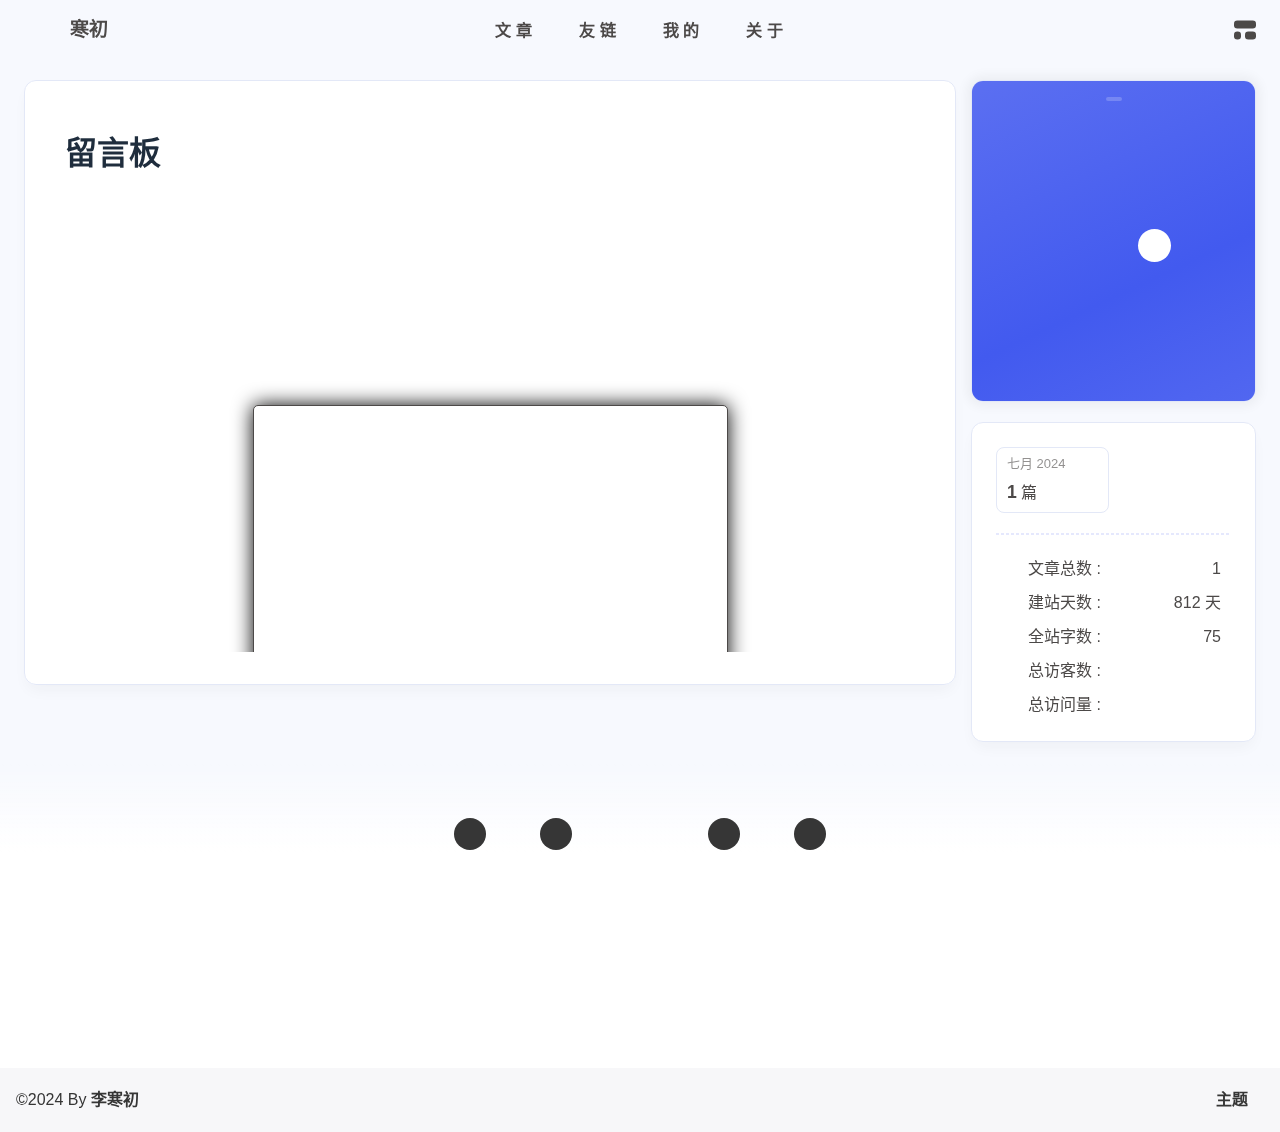
<file: comments/index.html>
<!DOCTYPE html><html lang="zh-CN" data-theme="light"><head><meta charset="UTF-8"><meta http-equiv="X-UA-Compatible" content="IE=edge"><meta name="viewport" content="width=device-width, initial-scale=1.0, user-scalable=no"><title>留言板 | 寒初</title><meta name="author" content="李寒初"><meta name="copyright" content="李寒初"><meta name="format-detection" content="telephone=no"><meta name="theme-color" content="#f7f9fe"><meta name="mobile-web-app-capable" content="yes"><meta name="apple-touch-fullscreen" content="yes"><meta name="apple-mobile-web-app-title" content="留言板"><meta name="application-name" content="留言板"><meta name="apple-mobile-web-app-capable" content="yes"><meta name="apple-mobile-web-app-status-bar-style" content="#f7f9fe"><meta property="og:type" content="website"><meta property="og:title" content="留言板"><meta property="og:url" content="https://gnight6.github.io/comments/index.html"><meta property="og:site_name" content="寒初"><meta property="og:description" content="@media screen and (max-width: 600px) {   #beforeimg,   #afterimg{     display: none !important;   } } @media screen and (min-width: 600px) {   #articl"><meta property="og:locale" content="zh-CN"><meta property="og:image" content="https://gnight6.github.io/img/avent.jpg"><meta property="article:author" content="李寒初"><meta property="article:tag"><meta name="twitter:card" content="summary"><meta name="twitter:image" content="https://gnight6.github.io/img/avent.jpg"><meta name="description" content="@media screen and (max-width: 600px) {   #beforeimg,   #afterimg{     display: none !important;   } } @media screen and (min-width: 600px) {   #articl"><link rel="shortcut icon" href="/img/logo.png"><link rel="canonical" href="https://gnight6.github.io/comments/"><link rel="preconnect" href="//cdn.cbd.int"/><link rel="preconnect" href="//hm.baidu.com"/><link rel="preconnect" href="//busuanzi.ibruce.info"/><meta name="google-site-verification" content="xxx"/><meta name="baidu-site-verification" content="code-xxx"/><meta name="msvalidate.01" content="xxx"/><link rel="manifest" href="/manifest.json"/><meta name="msapplication-TileColor" content="var(--anzhiyu-main)"/><link rel="mask-icon" href="/img/siteicon/apple-icon-180.png" color="#5bbad5"/><link rel="apple-touch-icon" sizes="180x180" href="/img/siteicon/apple-icon-180.png"/><link rel="apple-touch-icon-precomposed" sizes="180x180" href="/img/siteicon/apple-icon-180.png"/><link rel="icon" type="image/png" sizes="32x32" href="/img/siteicon/32.png"/><link rel="icon" type="image/png" sizes="16x16" href="/img/siteicon/16.png"/><link rel="bookmark" href="/img/siteicon/apple-icon-180.png"/><link rel="apple-touch-startup-image" href="/img/siteicon/apple-splash-2048-2732.jpg" media="(device-width: 1024px) and (device-height: 1366px) and (-webkit-device-pixel-ratio: 2) and (orientation: portrait)"/><link rel="apple-touch-startup-image" href="/img/siteicon/apple-splash-2732-2048.jpg" media="(device-width: 1024px) and (device-height: 1366px) and (-webkit-device-pixel-ratio: 2) and (orientation: landscape)"/><link rel="apple-touch-startup-image" href="/img/siteicon/apple-splash-1668-2388.jpg" media="(device-width: 834px) and (device-height: 1194px) and (-webkit-device-pixel-ratio: 2) and (orientation: portrait)"/><link rel="apple-touch-startup-image" href="/img/siteicon/apple-splash-2388-1668.jpg" media="(device-width: 834px) and (device-height: 1194px) and (-webkit-device-pixel-ratio: 2) and (orientation: landscape)"/><link rel="apple-touch-startup-image" href="/img/siteicon/apple-splash-1536-2048.jpg" media="(device-width: 768px) and (device-height: 1024px) and (-webkit-device-pixel-ratio: 2) and (orientation: portrait)"/><link rel="apple-touch-startup-image" href="/img/siteicon/apple-splash-2048-1536.jpg" media="(device-width: 768px) and (device-height: 1024px) and (-webkit-device-pixel-ratio: 2) and (orientation: landscape)"/><link rel="apple-touch-startup-image" href="/img/siteicon/apple-splash-1668-2224.jpg" media="(device-width: 834px) and (device-height: 1112px) and (-webkit-device-pixel-ratio: 2) and (orientation: portrait)"/><link rel="apple-touch-startup-image" href="/img/siteicon/apple-splash-2224-1668.jpg" media="(device-width: 834px) and (device-height: 1112px) and (-webkit-device-pixel-ratio: 2) and (orientation: landscape)"/><link rel="apple-touch-startup-image" href="/img/siteicon/apple-splash-1620-2160.jpg" media="(device-width: 810px) and (device-height: 1080px) and (-webkit-device-pixel-ratio: 2) and (orientation: portrait)"/><link rel="apple-touch-startup-image" href="/img/siteicon/apple-splash-2160-1620.jpg" media="(device-width: 810px) and (device-height: 1080px) and (-webkit-device-pixel-ratio: 2) and (orientation: landscape)"/><link rel="apple-touch-startup-image" href="/img/siteicon/apple-splash-1290-2796.jpg" media="(device-width: 430px) and (device-height: 932px) and (-webkit-device-pixel-ratio: 3) and (orientation: portrait)"/><link rel="apple-touch-startup-image" href="/img/siteicon/apple-splash-2796-1290.jpg" media="(device-width: 430px) and (device-height: 932px) and (-webkit-device-pixel-ratio: 3) and (orientation: landscape)"/><link rel="apple-touch-startup-image" href="/img/siteicon/apple-splash-1179-2556.jpg" media="(device-width: 393px) and (device-height: 852px) and (-webkit-device-pixel-ratio: 3) and (orientation: portrait)"/><link rel="apple-touch-startup-image" href="/img/siteicon/apple-splash-2556-1179.jpg" media="(device-width: 393px) and (device-height: 852px) and (-webkit-device-pixel-ratio: 3) and (orientation: landscape)"/><link rel="apple-touch-startup-image" href="/img/siteicon/apple-splash-1284-2778.jpg" media="(device-width: 428px) and (device-height: 926px) and (-webkit-device-pixel-ratio: 3) and (orientation: portrait)"/><link rel="apple-touch-startup-image" href="/img/siteicon/apple-splash-2778-1284.jpg" media="(device-width: 428px) and (device-height: 926px) and (-webkit-device-pixel-ratio: 3) and (orientation: landscape)"/><link rel="apple-touch-startup-image" href="/img/siteicon/apple-splash-1170-2532.jpg" media="(device-width: 390px) and (device-height: 844px) and (-webkit-device-pixel-ratio: 3) and (orientation: portrait)"/><link rel="apple-touch-startup-image" href="/img/siteicon/apple-splash-2532-1170.jpg" media="(device-width: 390px) and (device-height: 844px) and (-webkit-device-pixel-ratio: 3) and (orientation: landscape)"/><link rel="apple-touch-startup-image" href="/img/siteicon/apple-splash-1125-2436.jpg" media="(device-width: 375px) and (device-height: 812px) and (-webkit-device-pixel-ratio: 3) and (orientation: portrait)"/><link rel="apple-touch-startup-image" href="/img/siteicon/apple-splash-2436-1125.jpg" media="(device-width: 375px) and (device-height: 812px) and (-webkit-device-pixel-ratio: 3) and (orientation: landscape)"/><link rel="apple-touch-startup-image" href="/img/siteicon/apple-splash-1242-2688.jpg" media="(device-width: 414px) and (device-height: 896px) and (-webkit-device-pixel-ratio: 3) and (orientation: portrait)"/><link rel="apple-touch-startup-image" href="/img/siteicon/apple-splash-2688-1242.jpg" media="(device-width: 414px) and (device-height: 896px) and (-webkit-device-pixel-ratio: 3) and (orientation: landscape)"/><link rel="apple-touch-startup-image" href="/img/siteicon/apple-splash-828-1792.jpg" media="(device-width: 414px) and (device-height: 896px) and (-webkit-device-pixel-ratio: 2) and (orientation: portrait)"/><link rel="apple-touch-startup-image" href="/img/siteicon/apple-splash-1792-828.jpg" media="(device-width: 414px) and (device-height: 896px) and (-webkit-device-pixel-ratio: 2) and (orientation: landscape)"/><link rel="apple-touch-startup-image" href="/img/siteicon/apple-splash-1242-2208.jpg" media="(device-width: 414px) and (device-height: 736px) and (-webkit-device-pixel-ratio: 3) and (orientation: portrait)"/><link rel="apple-touch-startup-image" href="/img/siteicon/apple-splash-2208-1242.jpg" media="(device-width: 414px) and (device-height: 736px) and (-webkit-device-pixel-ratio: 3) and (orientation: landscape)"/><link rel="apple-touch-startup-image" href="/img/siteicon/apple-splash-750-1334.jpg" media="(device-width: 375px) and (device-height: 667px) and (-webkit-device-pixel-ratio: 2) and (orientation: portrait)"/><link rel="apple-touch-startup-image" href="/img/siteicon/apple-splash-1334-750.jpg" media="(device-width: 375px) and (device-height: 667px) and (-webkit-device-pixel-ratio: 2) and (orientation: landscape)"/><link rel="apple-touch-startup-image" href="/img/siteicon/apple-splash-640-1136.jpg" media="(device-width: 320px) and (device-height: 568px) and (-webkit-device-pixel-ratio: 2) and (orientation: portrait)"/><link rel="apple-touch-startup-image" href="/img/siteicon/apple-splash-1136-640.jpg" media="(device-width: 320px) and (device-height: 568px) and (-webkit-device-pixel-ratio: 2) and (orientation: landscape)"/><link rel="stylesheet" href="/css/index.css"><link rel="stylesheet" href="https://cdn.cbd.int/node-snackbar@0.1.16/dist/snackbar.min.css" media="print" onload="this.media='all'"><link rel="stylesheet" href="https://cdn.cbd.int/@fancyapps/ui@5.0.28/dist/fancybox/fancybox.css" media="print" onload="this.media='all'"><script>var _hmt = _hmt || [];
(function() {
  var hm = document.createElement("script");
  hm.src = "https://hm.baidu.com/hm.js?9c9de7b043da55645f158c6094981dbc";
  var s = document.getElementsByTagName("script")[0]; 
  s.parentNode.insertBefore(hm, s);
})();
</script><script>const GLOBAL_CONFIG = {
  linkPageTop: undefined,
  peoplecanvas: {"enable":true,"img":"https://upload-bbs.miyoushe.com/upload/2023/09/03/125766904/ee23df8517f3c3e3efc4145658269c06_5714860933110284659.png"},
  postHeadAiDescription: {"enable":true,"gptName":"AnZhiYu","mode":"local","switchBtn":false,"btnLink":"https://afdian.net/item/886a79d4db6711eda42a52540025c377","randomNum":3,"basicWordCount":1000,"key":"xxxx","Referer":"https://xx.xx/"},
  diytitle: {"enable":true,"leaveTitle":"w(ﾟДﾟ)w 不要走！再看看嘛！","backTitle":"♪(^∇^*)欢迎肥来！"},
  LA51: undefined,
  greetingBox: {"enable":true,"default":"晚上好👋","list":[{"greeting":"晚安😴","startTime":0,"endTime":5},{"greeting":"早上好鸭👋, 祝你一天好心情！","startTime":6,"endTime":9},{"greeting":"上午好👋, 状态很好，鼓励一下～","startTime":10,"endTime":10},{"greeting":"11点多啦, 在坚持一下就吃饭啦～","startTime":11,"endTime":11},{"greeting":"午安👋, 宝贝","startTime":12,"endTime":14},{"greeting":"🌈充实的一天辛苦啦！","startTime":14,"endTime":18},{"greeting":"19点喽, 奖励一顿丰盛的大餐吧🍔。","startTime":19,"endTime":19},{"greeting":"晚上好👋, 在属于自己的时间好好放松😌~","startTime":20,"endTime":24}]},
  twikooEnvId: '',
  commentBarrageConfig:undefined,
  root: '/',
  preloader: {"source":3},
  friends_vue_info: undefined,
  navMusic: true,
  mainTone: {"mode":"api","api":"https://img2color-go.vercel.app/api?img=","cover_change":true},
  authorStatus: {"skills":null},
  algolia: undefined,
  localSearch: undefined,
  translate: {"defaultEncoding":2,"translateDelay":0,"msgToTraditionalChinese":"繁","msgToSimplifiedChinese":"简","rightMenuMsgToTraditionalChinese":"转为繁体","rightMenuMsgToSimplifiedChinese":"转为简体"},
  noticeOutdate: undefined,
  highlight: {"plugin":"highlight.js","highlightCopy":true,"highlightLang":true,"highlightHeightLimit":330},
  copy: {
    success: '复制成功',
    error: '复制错误',
    noSupport: '浏览器不支持'
  },
  relativeDate: {
    homepage: false,
    simplehomepage: true,
    post: false
  },
  runtime: '天',
  date_suffix: {
    just: '刚刚',
    min: '分钟前',
    hour: '小时前',
    day: '天前',
    month: '个月前'
  },
  copyright: {"copy":true,"copyrightEbable":false,"limitCount":50,"languages":{"author":"作者: 李寒初","link":"链接: ","source":"来源: 寒初","info":"著作权归作者所有。商业转载请联系作者获得授权，非商业转载请注明出处。","copySuccess":"复制成功，复制和转载请标注本文地址"}},
  lightbox: 'fancybox',
  Snackbar: {"chs_to_cht":"你已切换为繁体","cht_to_chs":"你已切换为简体","day_to_night":"你已切换为深色模式","night_to_day":"你已切换为浅色模式","bgLight":"#49b1f5","bgDark":"#2d3035","position":"bottom-left"},
  source: {
    justifiedGallery: {
      js: 'https://cdn.cbd.int/flickr-justified-gallery@2.1.2/dist/fjGallery.min.js',
      css: 'https://cdn.cbd.int/flickr-justified-gallery@2.1.2/dist/fjGallery.css'
    }
  },
  isPhotoFigcaption: false,
  islazyload: true,
  isAnchor: false,
  shortcutKey: {"enable":true,"delay":100,"shiftDelay":200},
  autoDarkmode: true
}</script><script id="config-diff">var GLOBAL_CONFIG_SITE = {
  configTitle: '寒初',
  title: '留言板',
  postAI: '',
  pageFillDescription: '来自李寒初的留言夜间模式来自李寒初的留言有什么想问的有什么想说的有什么想吐槽的哪怕是有什么想吃的都可以告诉我哦自动书记人偶竭诚为您服务',
  isPost: false,
  isHome: false,
  isHighlightShrink: true,
  isToc: false,
  postUpdate: '2024-07-16 12:09:03',
  postMainColor: '',
}</script><noscript><style type="text/css">
  #nav {
    opacity: 1
  }
  .justified-gallery img {
    opacity: 1
  }

  #recent-posts time,
  #post-meta time {
    display: inline !important
  }
</style></noscript><script>(win=>{
      win.saveToLocal = {
        set: (key, value, ttl) => {
          if (ttl === 0) return
          const now = Date.now()
          const expiry = now + ttl * 86400000
          const item = {
            value,
            expiry
          }
          localStorage.setItem(key, JSON.stringify(item))
        },
      
        get: key => {
          const itemStr = localStorage.getItem(key)
      
          if (!itemStr) {
            return undefined
          }
          const item = JSON.parse(itemStr)
          const now = Date.now()
      
          if (now > item.expiry) {
            localStorage.removeItem(key)
            return undefined
          }
          return item.value
        }
      }
    
      win.getScript = (url, attr = {}) => new Promise((resolve, reject) => {
        const script = document.createElement('script')
        script.src = url
        script.async = true
        script.onerror = reject
        script.onload = script.onreadystatechange = function() {
          const loadState = this.readyState
          if (loadState && loadState !== 'loaded' && loadState !== 'complete') return
          script.onload = script.onreadystatechange = null
          resolve()
        }

        Object.keys(attr).forEach(key => {
          script.setAttribute(key, attr[key])
        })

        document.head.appendChild(script)
      })
    
      win.getCSS = (url, id = false) => new Promise((resolve, reject) => {
        const link = document.createElement('link')
        link.rel = 'stylesheet'
        link.href = url
        if (id) link.id = id
        link.onerror = reject
        link.onload = link.onreadystatechange = function() {
          const loadState = this.readyState
          if (loadState && loadState !== 'loaded' && loadState !== 'complete') return
          link.onload = link.onreadystatechange = null
          resolve()
        }
        document.head.appendChild(link)
      })
    
      win.activateDarkMode = () => {
        document.documentElement.setAttribute('data-theme', 'dark')
        if (document.querySelector('meta[name="theme-color"]') !== null) {
          document.querySelector('meta[name="theme-color"]').setAttribute('content', '#18171d')
        }
      }
      win.activateLightMode = () => {
        document.documentElement.setAttribute('data-theme', 'light')
        if (document.querySelector('meta[name="theme-color"]') !== null) {
          document.querySelector('meta[name="theme-color"]').setAttribute('content', '#f7f9fe')
        }
      }
      const t = saveToLocal.get('theme')
    
          const isDarkMode = window.matchMedia('(prefers-color-scheme: dark)').matches
          const isLightMode = window.matchMedia('(prefers-color-scheme: light)').matches
          const isNotSpecified = window.matchMedia('(prefers-color-scheme: no-preference)').matches
          const hasNoSupport = !isDarkMode && !isLightMode && !isNotSpecified

          if (t === undefined) {
            if (isLightMode) activateLightMode()
            else if (isDarkMode) activateDarkMode()
            else if (isNotSpecified || hasNoSupport) {
              const now = new Date()
              const hour = now.getHours()
              const isNight = hour <= 6 || hour >= 18
              isNight ? activateDarkMode() : activateLightMode()
            }
            window.matchMedia('(prefers-color-scheme: dark)').addListener(e => {
              if (saveToLocal.get('theme') === undefined) {
                e.matches ? activateDarkMode() : activateLightMode()
              }
            })
          } else if (t === 'light') activateLightMode()
          else activateDarkMode()
        
      const asideStatus = saveToLocal.get('aside-status')
      if (asideStatus !== undefined) {
        if (asideStatus === 'hide') {
          document.documentElement.classList.add('hide-aside')
        } else {
          document.documentElement.classList.remove('hide-aside')
        }
      }
    
      const detectApple = () => {
        if(/iPad|iPhone|iPod|Macintosh/.test(navigator.userAgent)){
          document.documentElement.classList.add('apple')
        }
      }
      detectApple()
    })(window)</script><meta name="generator" content="Hexo 7.3.0"></head><body data-type="anzhiyu"><div id="web_bg"></div><div id="an_music_bg"></div><div id="loading-box" onclick="document.getElementById(&quot;loading-box&quot;).classList.add(&quot;loaded&quot;)"><div class="loading-bg"><img class="loading-img nolazyload" alt="加载头像" src="/img/avent.jpg"/><div class="loading-image-dot"></div></div></div><script>const preloader = {
  endLoading: () => {
    document.getElementById('loading-box').classList.add("loaded");
  },
  initLoading: () => {
    document.getElementById('loading-box').classList.remove("loaded")
  }
}
window.addEventListener('load',()=> { preloader.endLoading() })
setTimeout(function(){preloader.endLoading();},10000)

if (true) {
  document.addEventListener('pjax:send', () => { preloader.initLoading() })
  document.addEventListener('pjax:complete', () => { preloader.endLoading() })
}</script><link rel="stylesheet" href="https://cdn.cbd.int/anzhiyu-theme-static@1.1.10/progress_bar/progress_bar.css"/><script async="async" src="https://cdn.cbd.int/pace-js@1.2.4/pace.min.js" data-pace-options="{ &quot;restartOnRequestAfter&quot;:false,&quot;eventLag&quot;:false}"></script><div class="page" id="body-wrap"><header class="not-top-img" id="page-header"><nav id="nav"><div id="nav-group"><span id="blog_name"><div class="back-home-button"><i class="anzhiyufont anzhiyu-icon-grip-vertical"></i><div class="back-menu-list-groups"><div class="back-menu-list-group"><div class="back-menu-list-title">网页</div><div class="back-menu-list"><a class="back-menu-item" href="https://gNight6.github.io" title="博客"><img class="back-menu-item-icon" src= "[data-uri]" onerror="this.onerror=null,this.src=&quot;/img/404.jpg&quot;" data-lazy-src="/img/logo.png" alt="博客"/><span class="back-menu-item-text">博客</span></a></div></div><div class="back-menu-list-group"><div class="back-menu-list-title">项目</div><div class="back-menu-list"><a class="back-menu-item" target="_blank" rel="noopener" href="https://image.anheyu.com/" title="安知鱼图床"><img class="back-menu-item-icon" src= "[data-uri]" onerror="this.onerror=null,this.src=&quot;/img/404.jpg&quot;" data-lazy-src="https://image.anheyu.com/favicon.ico" alt="安知鱼图床"/><span class="back-menu-item-text">安知鱼图床</span></a></div></div></div></div><a id="site-name" href="/" accesskey="h"><div class="title">寒初</div><i class="anzhiyufont anzhiyu-icon-house-chimney"></i></a><div id="he-plugin-simple"></div><script>var WIDGET = {
  "CONFIG": {
    "modules": "0124",
    "background": "2",
    "tmpColor": "FFFFFF",
    "tmpSize": "16",
    "cityColor": "FFFFFF",
    "citySize": "16",
    "aqiColor": "E8D87B",
    "aqiSize": "16",
    "weatherIconSize": "24",
    "alertIconSize": "18",
    "padding": "10px 10px 10px 10px",
    "shadow": "0",
    "language": "auto",
    "borderRadius": "20",
    "fixed": "true",
    "vertical": "top",
    "horizontal": "left",
    "left": "20",
    "top": "7.1",
    "key": "df245676fb434a0691ead1c63341cd94"
  }
}
</script><link rel="stylesheet" href="https://widget.qweather.net/simple/static/css/he-simple.css?v=1.4.0"/><script src="https://widget.qweather.net/simple/static/js/he-simple.js?v=1.4.0"></script></span><div class="mask-name-container"><div id="name-container"><a id="page-name" href="javascript:anzhiyu.scrollToDest(0, 500)">PAGE_NAME</a></div></div><div id="menus"><div class="menus_items"><div class="menus_item"><a class="site-page" href="javascript:void(0);"><span> 文章</span></a><ul class="menus_item_child"><li><a class="site-page child faa-parent animated-hover" href="/archives/"><i class="anzhiyufont anzhiyu-icon-box-archive faa-tada" style="font-size: 0.9em;"></i><span> 隧道</span></a></li><li><a class="site-page child faa-parent animated-hover" href="/categories/"><i class="anzhiyufont anzhiyu-icon-shapes faa-tada" style="font-size: 0.9em;"></i><span> 分类</span></a></li><li><a class="site-page child faa-parent animated-hover" href="/tags/"><i class="anzhiyufont anzhiyu-icon-tags faa-tada" style="font-size: 0.9em;"></i><span> 标签</span></a></li></ul></div><div class="menus_item"><a class="site-page" href="javascript:void(0);"><span> 友链</span></a><ul class="menus_item_child"><li><a class="site-page child faa-parent animated-hover" href="/link/"><i class="anzhiyufont anzhiyu-icon-link faa-tada" style="font-size: 0.9em;"></i><span> 友人帐</span></a></li><li><a class="site-page child faa-parent animated-hover" href="/comments/"><i class="anzhiyufont anzhiyu-icon-envelope faa-tada" style="font-size: 0.9em;"></i><span> 留言板</span></a></li></ul></div><div class="menus_item"><a class="site-page" href="javascript:void(0);"><span> 我的</span></a><ul class="menus_item_child"><li><a class="site-page child faa-parent animated-hover" href="/music/?id=2660284705&amp;server=netease"><i class="anzhiyufont anzhiyu-icon-music faa-tada" style="font-size: 0.9em;"></i><span> 音乐馆</span></a></li><li><a class="site-page child faa-parent animated-hover" href="/album/"><i class="anzhiyufont anzhiyu-icon-images faa-tada" style="font-size: 0.9em;"></i><span> 相册集</span></a></li><li><a class="site-page child faa-parent animated-hover" href="/air-conditioner/"><i class="anzhiyufont anzhiyu-icon-fan faa-tada" style="font-size: 0.9em;"></i><span> 小空调</span></a></li></ul></div><div class="menus_item"><a class="site-page" href="javascript:void(0);"><span> 关于</span></a><ul class="menus_item_child"><li><a class="site-page child faa-parent animated-hover" href="/about/"><i class="anzhiyufont anzhiyu-icon-paper-plane faa-tada" style="font-size: 0.9em;"></i><span> 关于本人</span></a></li><li><a class="site-page child faa-parent animated-hover" href="/essay/"><i class="anzhiyufont anzhiyu-icon-lightbulb faa-tada" style="font-size: 0.9em;"></i><span> 闲言碎语</span></a></li><li><a class="site-page child faa-parent animated-hover" href="javascript:toRandomPost()"><i class="anzhiyufont anzhiyu-icon-shoe-prints1 faa-tada" style="font-size: 0.9em;"></i><span> 随便逛逛</span></a></li></ul></div></div></div><div id="nav-right"><div class="nav-button only-home" id="travellings_button" title="随机前往一个开往项目网站"><a class="site-page" onclick="anzhiyu.totraveling()" title="随机前往一个开往项目网站" href="javascript:void(0);" rel="external nofollow" data-pjax-state="external"><i class="anzhiyufont anzhiyu-icon-train"></i></a></div><div class="nav-button" id="randomPost_button"><a class="site-page" onclick="toRandomPost()" title="随机前往一个文章" href="javascript:void(0);"><i class="anzhiyufont anzhiyu-icon-dice"></i></a></div><input id="center-console" type="checkbox"/><label class="widget" for="center-console" title="中控台" onclick="anzhiyu.switchConsole();"><i class="left"></i><i class="widget center"></i><i class="widget right"></i></label><div id="console"><div class="console-card-group-reward"><ul class="reward-all console-card"><li class="reward-item"><a href="https://npm.elemecdn.com/anzhiyu-blog@1.1.6/img/post/common/qrcode-weichat.png" target="_blank"><img class="post-qr-code-img" alt="微信" src= "[data-uri]" onerror="this.onerror=null,this.src=&quot;/img/404.jpg&quot;" data-lazy-src="https://npm.elemecdn.com/anzhiyu-blog@1.1.6/img/post/common/qrcode-weichat.png"/></a><div class="post-qr-code-desc">微信</div></li><li class="reward-item"><a href="https://npm.elemecdn.com/anzhiyu-blog@1.1.6/img/post/common/qrcode-alipay.png" target="_blank"><img class="post-qr-code-img" alt="支付宝" src= "[data-uri]" onerror="this.onerror=null,this.src=&quot;/img/404.jpg&quot;" data-lazy-src="https://npm.elemecdn.com/anzhiyu-blog@1.1.6/img/post/common/qrcode-alipay.png"/></a><div class="post-qr-code-desc">支付宝</div></li></ul></div><div class="console-card-group"><div class="console-card-group-left"><div class="console-card" id="card-newest-comments"><div class="card-content"><div class="author-content-item-tips">互动</div><span class="author-content-item-title"> 最新评论</span></div><div class="aside-list"><span>正在加载中...</span></div></div></div><div class="console-card-group-right"><div class="console-card tags"><div class="card-content"><div class="author-content-item-tips">兴趣点</div><span class="author-content-item-title">寻找你感兴趣的领域</span></div></div><div class="console-card history"><div class="item-headline"><i class="anzhiyufont anzhiyu-icon-box-archiv"></i><span>文章</span></div><div class="card-archives"><div class="item-headline"><i class="anzhiyufont anzhiyu-icon-archive"></i><span>归档</span></div><ul class="card-archive-list"><li class="card-archive-list-item"><a class="card-archive-list-link" href="/archives/2024/07/"><span class="card-archive-list-date">七月 2024</span><div class="card-archive-list-count-group"><span class="card-archive-list-count">1</span><span>篇</span></div></a></li></ul></div><hr/></div></div></div><div class="button-group"><div class="console-btn-item"><a class="darkmode_switchbutton" title="显示模式切换" href="javascript:void(0);"><i class="anzhiyufont anzhiyu-icon-moon"></i></a></div><div class="console-btn-item" id="consoleHideAside" onclick="anzhiyu.hideAsideBtn()" title="边栏显示控制"><a class="asideSwitch"><i class="anzhiyufont anzhiyu-icon-arrows-left-right"></i></a></div><div class="console-btn-item" id="consoleMusic" onclick="anzhiyu.musicToggle()" title="音乐开关"><a class="music-switch"><i class="anzhiyufont anzhiyu-icon-music"></i></a></div><div class="console-btn-item" id="consoleKeyboard" onclick="anzhiyu.keyboardToggle()" title="快捷键开关"><a class="keyboard-switch"><i class="anzhiyufont anzhiyu-icon-keyboard"></i></a></div></div><div class="console-mask" onclick="anzhiyu.hideConsole()" href="javascript:void(0);"></div></div><div class="nav-button" id="nav-totop"><a class="totopbtn" href="javascript:void(0);"><i class="anzhiyufont anzhiyu-icon-arrow-up"></i><span id="percent" onclick="anzhiyu.scrollToDest(0,500)">0</span></a></div><div id="toggle-menu"><a class="site-page" href="javascript:void(0);" title="切换"><i class="anzhiyufont anzhiyu-icon-bars"></i></a></div></div></div></nav></header><main id="blog-container"><div class="layout" id="content-inner"><div id="page"><h1 class="page-title">留言板</h1><div id="article-container"><style>@media screen and (max-width: 600px) {
  #beforeimg,
  #afterimg{
    display: none !important;
  }
}
@media screen and (min-width: 600px) {
  #article-container img {
    margin: 0 auto 0rem;
  }
  #form-wrap {
    overflow: hidden;
    height: 447px;
    position: relative;
    top: 0px;
    transition: all 1s ease-in-out .3s;
    z-index: 0;
  }
  #form-wrap:hover {
    height: 1050px;
    top: -200px;
  }
  #beforeimg {
    position: absolute;
    bottom: 126px;
    left: 0px;
    background-repeat: no-repeat;
    width: 530px;
    height: 317px;
    z-index: -100;
    pointer-events: none;
  }

  #afterimg {
    position: absolute;
    bottom: -2px;
    left: 0;
    background-repeat: no-repeat;
    width: 530px;
    height: 259px;
    z-index: 100;
    pointer-events: none;
  }

  #envelope {
    position: relative;
    overflow: visible;
    width: 500px;
    margin: 0px auto;
    transition: all 1s ease-in-out .3s;
    padding-top: 200px;
  }

  #maincontent {
    width: 530px;
    margin: 20px auto 0;
  }

  .formmain {
    background: white;
    width: 95%;
    max-width: 800px;
    margin: auto auto;
    border-radius: 5px;
    border: 1px solid;
    overflow: hidden;
    -webkit-box-shadow: 0px 0px 20px 0px #000000;
    box-shadow: 0px 0px 20px 0px #000000;
  }
}

/* 夜间模式 */
[data-theme='dark']
.formmain {
  background: #323232;
}
[data-theme='dark']
.comments {
  background: #5a5a5a !important;
}</style><div id="maincontent"><div id="form-wrap"><img class="no-lightbox" id="beforeimg" src= "[data-uri]" onerror="this.onerror=null,this.src=&quot;/img/404.jpg&quot;" data-lazy-src="https://npm.elemecdn.com/hexo-butterfly-envelope/lib/before.png"/><div id="envelope"><form><div class="formmain" style="pointer-events: none;"><img class="headerimg no-lightbox" src= "[data-uri]" onerror="this.onerror=null,this.src=&quot;/img/404.jpg&quot;" data-lazy-src="https://npm.elemecdn.com/hexo-butterfly-envelope/lib/violet.jpg" style="width: 100%;overflow: hidden;pointer-events: none;"/><div class="comments-main"><h3 class="title3" style="text-decoration: none;color: $theme-color;text-align: center;">来自李寒初的留言:</h3><div class="comments" style="text-align: center;border-bottom: #ddd 1px solid;border-left: #ddd 1px solid;padding-bottom: 20px;background-color: #eee;margin: 15px 0px;padding-left: 20px;padding-right: 20px;border-top: #ddd 1px solid;border-right: #ddd 1px solid;padding-top: 20px;"><div>有什么想问的？</div><div>有什么想说的？</div><div>有什么想吐槽的？</div><div>哪怕是有什么想吃的，都可以告诉我哦~</div></div><div class="bottomcontent" style="text-align: center;margin-top: 40px;"><img class="bottomimg no-lightbox" src= "[data-uri]" onerror="this.onerror=null,this.src=&quot;/img/404.jpg&quot;" data-lazy-src="https://npm.elemecdn.com/hexo-butterfly-envelope/lib/line.png" style="width: 100%;margin: 5px auto 5px auto;display: block;pointer-events: none;"/></div><p class="bottomhr" style="font-size: 12px;text-align: center;color: #999;">自动书记人偶竭诚为您服务！</p></div></div></form></div><img class="no-lightbox" id="afterimg" src= "[data-uri]" onerror="this.onerror=null,this.src=&quot;/img/404.jpg&quot;" data-lazy-src="https://npm.elemecdn.com/hexo-butterfly-envelope/lib/after.png"/></div></div></div></div><div class="aside-content" id="aside-content"><div class="card-widget card-info"><div class="card-content"><div class="author-info__sayhi" id="author-info__sayhi" onclick="anzhiyu.changeSayHelloText()"></div><div class="author-info-avatar"><img class="avatar-img" src= "[data-uri]" onerror="this.onerror=null,this.src=&quot;/img/404.jpg&quot;" data-lazy-src="/img/avent.jpg" onerror="this.onerror=null;this.src='/img/friend_404.gif'" alt="avatar"/><div class="author-status"><img class="g-status" src= "[data-uri]" onerror="this.onerror=null,this.src=&quot;/img/404.jpg&quot;" data-lazy-src="https://bu.dusays.com/2023/08/24/64e6ce9c507bb.png" alt="status"/></div></div><div class="author-info__description"></div></div></div><div class="sticky_layout"><div class="card-widget"><div class="card-archives"><div class="item-headline"><i class="anzhiyufont anzhiyu-icon-archive"></i><span>归档</span></div><ul class="card-archive-list"><li class="card-archive-list-item"><a class="card-archive-list-link" href="/archives/2024/07/"><span class="card-archive-list-date">七月 2024</span><div class="card-archive-list-count-group"><span class="card-archive-list-count">1</span><span>篇</span></div></a></li></ul></div><hr/><div class="card-webinfo"><div class="item-headline"><i class="anzhiyufont anzhiyu-icon-chart-line"></i><span>网站资讯</span></div><div class="webinfo"><div class="webinfo-item"><div class="webinfo-item-title"><i class="anzhiyufont anzhiyu-icon-file-lines"></i><div class="item-name">文章总数 :</div></div><div class="item-count">1</div></div><div class="webinfo-item"><div class="webinfo-item-title"><i class="anzhiyufont anzhiyu-icon-stopwatch"></i><div class="item-name">建站天数 :</div></div><div class="item-count" id="runtimeshow" data-publishDate="2024-05-04T04:00:00.000Z"><i class="anzhiyufont anzhiyu-icon-spinner anzhiyu-spin"></i></div></div><div class="webinfo-item"><div class="webinfo-item-title"><i class="anzhiyufont anzhiyu-icon-font"></i><div class="item-name">全站字数 :</div></div><div class="item-count">75</div></div><div class="webinfo-item"><div class="webinfo-item-title"><i class="anzhiyufont anzhiyu-icon-universal-access"></i><div class="item-name">总访客数 :</div></div><div class="item-count" id="busuanzi_value_site_uv"><i class="anzhiyufont anzhiyu-icon-spinner anzhiyu-spin"></i></div></div><div class="webinfo-item"><div class="webinfo-item-title"><i class="anzhiyufont anzhiyu-icon-square-poll-vertical"></i><div class="item-name">总访问量 :</div></div><div class="item-count" id="busuanzi_value_site_pv"><i class="anzhiyufont anzhiyu-icon-spinner anzhiyu-spin"></i></div></div></div></div></div></div></div></div></main><footer id="footer"><div id="footer-wrap"><div id="footer_deal"><a class="deal_link" href="mailto:anzhiyu-c@qq.com" title="email"><i class="anzhiyufont anzhiyu-icon-envelope"></i></a><a class="deal_link" target="_blank" rel="noopener" href="https://weibo.com/u/6378063631" title="微博"><i class="anzhiyufont anzhiyu-icon-weibo"></i></a><img class="footer_mini_logo" title="返回顶部" alt="返回顶部" onclick="anzhiyu.scrollToDest(0, 500)" src= "[data-uri]" onerror="this.onerror=null,this.src=&quot;/img/404.jpg&quot;" data-lazy-src="img/avent.jpg" size="50px"/><a class="deal_link" target="_blank" rel="noopener" href="https://github.com/anzhiyu-c" title="Github"><i class="anzhiyufont anzhiyu-icon-github"></i></a><a class="deal_link" target="_blank" rel="noopener" href="https://v.douyin.com/DwCpMEy/" title="抖音"><i class="anzhiyufont anzhiyu-icon-tiktok"></i></a></div><div id="workboard"><img class="workSituationImg boardsign" src= "[data-uri]" onerror="this.onerror=null,this.src=&quot;/img/404.jpg&quot;" data-lazy-src="https://npm.elemecdn.com/anzhiyu-blog@2.0.4/img/badge/安知鱼-上班摸鱼中.svg" alt="距离月入25k也就还差一个大佬带我~" title="距离月入25k也就还差一个大佬带我~"/><div id="runtimeTextTip"></div></div><p id="ghbdages"><a class="github-badge" target="_blank" href="https://hexo.io/" style="margin-inline:5px" data-title="博客框架为Hexo_v5.4.0" title="博客框架为Hexo_v5.4.0"><img src= "[data-uri]" onerror="this.onerror=null,this.src=&quot;/img/404.jpg&quot;" data-lazy-src="https://npm.elemecdn.com/anzhiyu-blog@2.1.5/img/badge/Frame-Hexo.svg" alt="博客框架为Hexo_v5.4.0"/></a><a class="github-badge" target="_blank" href="https://blog.anheyu.com/" style="margin-inline:5px" data-title="本站使用AnZhiYu主题" title="本站使用AnZhiYu主题"><img src= "[data-uri]" onerror="this.onerror=null,this.src=&quot;/img/404.jpg&quot;" data-lazy-src="https://npm.elemecdn.com/anzhiyu-theme-static@1.0.9/img/Theme-AnZhiYu-2E67D3.svg" alt="本站使用AnZhiYu主题"/></a></p></div><div id="footer-bar"><div class="footer-bar-links"><div class="footer-bar-left"><div id="footer-bar-tips"><div class="copyright">&copy;2024 By <a class="footer-bar-link" href="/" title="李寒初" target="_blank">李寒初</a></div></div><div id="footer-type-tips"></div><div class="js-pjax"><script>function subtitleType () {
  fetch('https://v1.hitokoto.cn')
    .then(response => response.json())
    .then(data => {
      if (true) {
        const from = '出自 ' + data.from
        const sub = ["生活明朗&#44; 万物可爱&#44; 人间值得&#44; 未来可期."]
        sub.unshift(data.hitokoto, from)
        window.typed = new Typed('#footer-type-tips', {
          strings: sub,
          startDelay: 300,
          typeSpeed: 150,
          loop: true,
          backSpeed: 50,
        })
      } else {
        document.getElementById('footer-type-tips').innerHTML = data.hitokoto
      }
    })
}

if (true) {
  if (typeof Typed === 'function') {
    subtitleType()
  } else {
    getScript('https://cdn.cbd.int/typed.js@2.1.0/dist/typed.umd.js').then(subtitleType)
  }
} else {
  subtitleType()
}
</script></div></div><div class="footer-bar-right"><a class="footer-bar-link" target="_blank" rel="noopener" href="https://github.com/anzhiyu-c/hexo-theme-anzhiyu" title="主题">主题</a></div></div></div></footer></div><div id="sidebar"><div id="menu-mask"></div><div id="sidebar-menus"><div class="sidebar-site-data site-data is-center"><a href="/archives/" title="archive"><div class="headline">文章</div><div class="length-num">1</div></a><a href="/tags/" title="tag"><div class="headline">标签</div><div class="length-num">0</div></a><a href="/categories/" title="category"><div class="headline">分类</div><div class="length-num">0</div></a></div><span class="sidebar-menu-item-title">功能</span><div class="sidebar-menu-item"><a class="darkmode_switchbutton menu-child" href="javascript:void(0);" title="显示模式"><i class="anzhiyufont anzhiyu-icon-circle-half-stroke"></i><span>显示模式</span></a></div><div class="back-menu-list-groups"><div class="back-menu-list-group"><div class="back-menu-list-title">网页</div><div class="back-menu-list"><a class="back-menu-item" href="https://gNight6.github.io" title="博客"><img class="back-menu-item-icon" src= "[data-uri]" onerror="this.onerror=null,this.src=&quot;/img/404.jpg&quot;" data-lazy-src="/img/logo.png" alt="博客"/><span class="back-menu-item-text">博客</span></a></div></div><div class="back-menu-list-group"><div class="back-menu-list-title">项目</div><div class="back-menu-list"><a class="back-menu-item" target="_blank" rel="noopener" href="https://image.anheyu.com/" title="安知鱼图床"><img class="back-menu-item-icon" src= "[data-uri]" onerror="this.onerror=null,this.src=&quot;/img/404.jpg&quot;" data-lazy-src="https://image.anheyu.com/favicon.ico" alt="安知鱼图床"/><span class="back-menu-item-text">安知鱼图床</span></a></div></div></div><div class="menus_items"><div class="menus_item"><a class="site-page" href="javascript:void(0);"><span> 文章</span></a><ul class="menus_item_child"><li><a class="site-page child faa-parent animated-hover" href="/archives/"><i class="anzhiyufont anzhiyu-icon-box-archive faa-tada" style="font-size: 0.9em;"></i><span> 隧道</span></a></li><li><a class="site-page child faa-parent animated-hover" href="/categories/"><i class="anzhiyufont anzhiyu-icon-shapes faa-tada" style="font-size: 0.9em;"></i><span> 分类</span></a></li><li><a class="site-page child faa-parent animated-hover" href="/tags/"><i class="anzhiyufont anzhiyu-icon-tags faa-tada" style="font-size: 0.9em;"></i><span> 标签</span></a></li></ul></div><div class="menus_item"><a class="site-page" href="javascript:void(0);"><span> 友链</span></a><ul class="menus_item_child"><li><a class="site-page child faa-parent animated-hover" href="/link/"><i class="anzhiyufont anzhiyu-icon-link faa-tada" style="font-size: 0.9em;"></i><span> 友人帐</span></a></li><li><a class="site-page child faa-parent animated-hover" href="/comments/"><i class="anzhiyufont anzhiyu-icon-envelope faa-tada" style="font-size: 0.9em;"></i><span> 留言板</span></a></li></ul></div><div class="menus_item"><a class="site-page" href="javascript:void(0);"><span> 我的</span></a><ul class="menus_item_child"><li><a class="site-page child faa-parent animated-hover" href="/music/?id=2660284705&amp;server=netease"><i class="anzhiyufont anzhiyu-icon-music faa-tada" style="font-size: 0.9em;"></i><span> 音乐馆</span></a></li><li><a class="site-page child faa-parent animated-hover" href="/album/"><i class="anzhiyufont anzhiyu-icon-images faa-tada" style="font-size: 0.9em;"></i><span> 相册集</span></a></li><li><a class="site-page child faa-parent animated-hover" href="/air-conditioner/"><i class="anzhiyufont anzhiyu-icon-fan faa-tada" style="font-size: 0.9em;"></i><span> 小空调</span></a></li></ul></div><div class="menus_item"><a class="site-page" href="javascript:void(0);"><span> 关于</span></a><ul class="menus_item_child"><li><a class="site-page child faa-parent animated-hover" href="/about/"><i class="anzhiyufont anzhiyu-icon-paper-plane faa-tada" style="font-size: 0.9em;"></i><span> 关于本人</span></a></li><li><a class="site-page child faa-parent animated-hover" href="/essay/"><i class="anzhiyufont anzhiyu-icon-lightbulb faa-tada" style="font-size: 0.9em;"></i><span> 闲言碎语</span></a></li><li><a class="site-page child faa-parent animated-hover" href="javascript:toRandomPost()"><i class="anzhiyufont anzhiyu-icon-shoe-prints1 faa-tada" style="font-size: 0.9em;"></i><span> 随便逛逛</span></a></li></ul></div></div><span class="sidebar-menu-item-title">标签</span></div></div><div id="keyboard-tips"><div class="keyboardTitle">博客快捷键</div><div class="keybordList"><div class="keybordItem"><div class="keyGroup"><div class="key">shift K</div></div><div class="keyContent"><div class="content">关闭快捷键功能</div></div></div><div class="keybordItem"><div class="keyGroup"><div class="key">shift A</div></div><div class="keyContent"><div class="content">打开/关闭中控台</div></div></div><div class="keybordItem"><div class="keyGroup"><div class="key">shift M</div></div><div class="keyContent"><div class="content">播放/暂停音乐</div></div></div><div class="keybordItem"><div class="keyGroup"><div class="key">shift D</div></div><div class="keyContent"><div class="content">深色/浅色显示模式</div></div></div><div class="keybordItem"><div class="keyGroup"><div class="key">shift S</div></div><div class="keyContent"><div class="content">站内搜索</div></div></div><div class="keybordItem"><div class="keyGroup"><div class="key">shift R</div></div><div class="keyContent"><div class="content">随机访问</div></div></div><div class="keybordItem"><div class="keyGroup"><div class="key">shift H</div></div><div class="keyContent"><div class="content">返回首页</div></div></div><div class="keybordItem"><div class="keyGroup"><div class="key">shift F</div></div><div class="keyContent"><div class="content">友链鱼塘</div></div></div><div class="keybordItem"><div class="keyGroup"><div class="key">shift L</div></div><div class="keyContent"><div class="content">友链页面</div></div></div><div class="keybordItem"><div class="keyGroup"><div class="key">shift P</div></div><div class="keyContent"><div class="content">关于本站</div></div></div><div class="keybordItem"><div class="keyGroup"><div class="key">shift I</div></div><div class="keyContent"><div class="content">原版/本站右键菜单</div></div></div></div></div><div id="rightside"><div id="rightside-config-hide"><button id="translateLink" type="button" title="简繁转换">繁</button><button id="darkmode" type="button" title="浅色和深色模式转换"><i class="anzhiyufont anzhiyu-icon-circle-half-stroke"></i></button><button id="hide-aside-btn" type="button" title="单栏和双栏切换"><i class="anzhiyufont anzhiyu-icon-arrows-left-right"></i></button></div><div id="rightside-config-show"><button id="rightside-config" type="button" title="设置"><i class="anzhiyufont anzhiyu-icon-gear"></i></button><button id="go-up" type="button" title="回到顶部"><i class="anzhiyufont anzhiyu-icon-arrow-up"></i></button></div></div><div id="nav-music"><a id="nav-music-hoverTips" onclick="anzhiyu.musicToggle()" accesskey="m">播放音乐</a><div id="console-music-bg"></div><meting-js id="2660284705" server="netease" type="playlist" mutex="true" preload="none" theme="var(--anzhiyu-main)" data-lrctype="0" order="random" volume="0.7"></meting-js></div><div id="rightMenu"><div class="rightMenu-group rightMenu-small"><div class="rightMenu-item" id="menu-backward"><i class="anzhiyufont anzhiyu-icon-arrow-left"></i></div><div class="rightMenu-item" id="menu-forward"><i class="anzhiyufont anzhiyu-icon-arrow-right"></i></div><div class="rightMenu-item" id="menu-refresh"><i class="anzhiyufont anzhiyu-icon-arrow-rotate-right" style="font-size: 1rem;"></i></div><div class="rightMenu-item" id="menu-top"><i class="anzhiyufont anzhiyu-icon-arrow-up"></i></div></div><div class="rightMenu-group rightMenu-line rightMenuPlugin"><div class="rightMenu-item" id="menu-copytext"><i class="anzhiyufont anzhiyu-icon-copy"></i><span>复制选中文本</span></div><div class="rightMenu-item" id="menu-pastetext"><i class="anzhiyufont anzhiyu-icon-paste"></i><span>粘贴文本</span></div><a class="rightMenu-item" id="menu-commenttext"><i class="anzhiyufont anzhiyu-icon-comment-medical"></i><span>引用到评论</span></a><div class="rightMenu-item" id="menu-newwindow"><i class="anzhiyufont anzhiyu-icon-window-restore"></i><span>新窗口打开</span></div><div class="rightMenu-item" id="menu-copylink"><i class="anzhiyufont anzhiyu-icon-link"></i><span>复制链接地址</span></div><div class="rightMenu-item" id="menu-copyimg"><i class="anzhiyufont anzhiyu-icon-images"></i><span>复制此图片</span></div><div class="rightMenu-item" id="menu-downloadimg"><i class="anzhiyufont anzhiyu-icon-download"></i><span>下载此图片</span></div><div class="rightMenu-item" id="menu-newwindowimg"><i class="anzhiyufont anzhiyu-icon-window-restore"></i><span>新窗口打开图片</span></div><div class="rightMenu-item" id="menu-search"><i class="anzhiyufont anzhiyu-icon-magnifying-glass"></i><span>站内搜索</span></div><div class="rightMenu-item" id="menu-searchBaidu"><i class="anzhiyufont anzhiyu-icon-magnifying-glass"></i><span>百度搜索</span></div><div class="rightMenu-item" id="menu-music-toggle"><i class="anzhiyufont anzhiyu-icon-play"></i><span>播放音乐</span></div><div class="rightMenu-item" id="menu-music-back"><i class="anzhiyufont anzhiyu-icon-backward"></i><span>切换到上一首</span></div><div class="rightMenu-item" id="menu-music-forward"><i class="anzhiyufont anzhiyu-icon-forward"></i><span>切换到下一首</span></div><div class="rightMenu-item" id="menu-music-playlist" onclick="window.open(&quot;https://music.163.com/playlist?id=2660284705&amp;userid=1758264601&quot;, &quot;_blank&quot;);" style="display: none;"><i class="anzhiyufont anzhiyu-icon-radio"></i><span>查看所有歌曲</span></div><div class="rightMenu-item" id="menu-music-copyMusicName"><i class="anzhiyufont anzhiyu-icon-copy"></i><span>复制歌名</span></div></div><div class="rightMenu-group rightMenu-line rightMenuOther"><a class="rightMenu-item menu-link" id="menu-randomPost"><i class="anzhiyufont anzhiyu-icon-shuffle"></i><span>随便逛逛</span></a><a class="rightMenu-item menu-link" href="/categories/"><i class="anzhiyufont anzhiyu-icon-cube"></i><span>博客分类</span></a><a class="rightMenu-item menu-link" href="/tags/"><i class="anzhiyufont anzhiyu-icon-tags"></i><span>文章标签</span></a></div><div class="rightMenu-group rightMenu-line rightMenuOther"><a class="rightMenu-item" id="menu-copy" href="javascript:void(0);"><i class="anzhiyufont anzhiyu-icon-copy"></i><span>复制地址</span></a><a class="rightMenu-item" id="menu-commentBarrage" href="javascript:void(0);"><i class="anzhiyufont anzhiyu-icon-message"></i><span class="menu-commentBarrage-text">关闭热评</span></a><a class="rightMenu-item" id="menu-darkmode" href="javascript:void(0);"><i class="anzhiyufont anzhiyu-icon-circle-half-stroke"></i><span class="menu-darkmode-text">深色模式</span></a><a class="rightMenu-item" id="menu-translate" href="javascript:void(0);"><i class="anzhiyufont anzhiyu-icon-language"></i><span>轉為繁體</span></a></div></div><div id="rightmenu-mask"></div><div><script src="/js/utils.js"></script><script src="/js/main.js"></script><script src="/js/tw_cn.js"></script><script src="https://cdn.cbd.int/@fancyapps/ui@5.0.28/dist/fancybox/fancybox.umd.js"></script><script src="https://cdn.cbd.int/instant.page@5.2.0/instantpage.js" type="module"></script><script src="https://cdn.cbd.int/vanilla-lazyload@17.8.5/dist/lazyload.iife.min.js"></script><script src="https://cdn.cbd.int/node-snackbar@0.1.16/dist/snackbar.min.js"></script><canvas id="universe"></canvas><script async src="https://npm.elemecdn.com/anzhiyu-theme-static@1.0.0/dark/dark.js"></script><script>// 消除控制台打印
var HoldLog = console.log;
console.log = function () {};
let now1 = new Date();
queueMicrotask(() => {
  const Log = function () {
    HoldLog.apply(console, arguments);
  }; //在恢复前输出日志
  const grt = new Date("05/04/2024 12:00:00"); //此处修改你的建站时间或者网站上线时间
  now1.setTime(now1.getTime() + 250);
  const days = (now1 - grt) / 1000 / 60 / 60 / 24;
  const dnum = Math.floor(days);
  const ascll = [
    `欢迎使用安知鱼!`,
    `生活明朗, 万物可爱`,
    `
        
       █████╗ ███╗   ██╗███████╗██╗  ██╗██╗██╗   ██╗██╗   ██╗
      ██╔══██╗████╗  ██║╚══███╔╝██║  ██║██║╚██╗ ██╔╝██║   ██║
      ███████║██╔██╗ ██║  ███╔╝ ███████║██║ ╚████╔╝ ██║   ██║
      ██╔══██║██║╚██╗██║ ███╔╝  ██╔══██║██║  ╚██╔╝  ██║   ██║
      ██║  ██║██║ ╚████║███████╗██║  ██║██║   ██║   ╚██████╔╝
      ╚═╝  ╚═╝╚═╝  ╚═══╝╚══════╝╚═╝  ╚═╝╚═╝   ╚═╝    ╚═════╝
        
        `,
    "已上线",
    dnum,
    "天",
    "©2024 By 安知鱼 V1.6.12",
  ];
  const ascll2 = [`NCC2-036`, `调用前置摄像头拍照成功，识别为【小笨蛋】.`, `Photo captured: `, `🤪`];

  setTimeout(
    Log.bind(
      console,
      `\n%c${ascll[0]} %c ${ascll[1]} %c ${ascll[2]} %c${ascll[3]}%c ${ascll[4]}%c ${ascll[5]}\n\n%c ${ascll[6]}\n`,
      "color:#425AEF",
      "",
      "color:#425AEF",
      "color:#425AEF",
      "",
      "color:#425AEF",
      ""
    )
  );
  setTimeout(
    Log.bind(
      console,
      `%c ${ascll2[0]} %c ${ascll2[1]} %c \n${ascll2[2]} %c\n${ascll2[3]}\n`,
      "color:white; background-color:#4fd953",
      "",
      "",
      'background:url("https://npm.elemecdn.com/anzhiyu-blog@1.1.6/img/post/common/tinggge.gif") no-repeat;font-size:450%'
    )
  );

  setTimeout(Log.bind(console, "%c WELCOME %c 你好，小笨蛋.", "color:white; background-color:#4f90d9", ""));

  setTimeout(
    console.warn.bind(
      console,
      "%c ⚡ Powered by 安知鱼 %c 你正在访问 李寒初 的博客.",
      "color:white; background-color:#f0ad4e",
      ""
    )
  );

  setTimeout(Log.bind(console, "%c W23-12 %c 你已打开控制台.", "color:white; background-color:#4f90d9", ""));

  setTimeout(
    console.warn.bind(console, "%c S013-782 %c 你现在正处于监控中.", "color:white; background-color:#d9534f", "")
  );
});</script><script async src="/anzhiyu/random.js"></script><script async="async">(function () {
  var grt = new Date("05/04/2024 12:00:00"); //设置网站上线时间
  var now = new Date();
  var dnum;
  var hnum;
  var mnum;
  var snum;
  var nowHour;

  // 计算并更新天数、小时数、分钟数和秒数
  function updateTime() {
    now = new Date(); // 更新 now 的值
    nowHour = now.getHours(); // 更新 nowHour 的值
    var days = (now - grt) / 1000 / 60 / 60 / 24;
    dnum = Math.floor(days);
    var hours = (now - grt) / 1000 / 60 / 60 - 24 * dnum;
    hnum = Math.floor(hours);
    if (String(hnum).length == 1) {
      hnum = "0" + hnum;
    }
    var minutes = (now - grt) / 1000 / 60 - 24 * 60 * dnum - 60 * hnum;
    mnum = Math.floor(minutes);
    if (String(mnum).length == 1) {
      mnum = "0" + mnum;
    }
    var seconds = (now - grt) / 1000 - 24 * 60 * 60 * dnum - 60 * 60 * hnum - 60 * mnum;
    snum = Math.round(seconds);
    if (String(snum).length == 1) {
      snum = "0" + snum;
    }
  }

  // 更新网页中显示的网站运行时间
  function updateHtml() {
    const footer = document.getElementById("footer");
    if (!footer) return
    let currentTimeHtml = "";
    if (nowHour < 18 && nowHour >= 9) {
      // 如果是上班时间，默认就是"安知鱼-上班摸鱼中.svg"图片，不需要更改
      currentTimeHtml = `本站居然运行了 ${dnum} 天<span id='runtime'> ${hnum} 小时 ${mnum} 分 ${snum} 秒 </span><i class='anzhiyufont anzhiyu-icon-heartbeat' style='color:red'></i>`;
    } else {
      // 如果是下班时间，插入"安知鱼-下班啦.svg"图片
      let img = document.querySelector("#workboard .workSituationImg");
      if (img != null) {
        img.src = "https://npm.elemecdn.com/anzhiyu-blog@2.0.4/img/badge/安知鱼-下班啦.svg";
        img.title = "下班了就该开开心心的玩耍，嘿嘿~";
        img.alt = "下班了就该开开心心的玩耍，嘿嘿~";
      }

      currentTimeHtml = `本站居然运行了 ${dnum} 天<span id='runtime'> ${hnum} 小时 ${mnum} 分 ${snum} 秒 </span><i class='anzhiyufont anzhiyu-icon-heartbeat' style='color:red'></i>`;
    }

    if (document.getElementById("runtimeTextTip")) {
      document.getElementById("runtimeTextTip").innerHTML = currentTimeHtml;
    }
  }

  setInterval(() => {
    updateTime();
    updateHtml();
  }, 1000);
})();</script><div class="js-pjax"><input type="hidden" name="page-type" id="page-type" value="envelope"></div><script>var visitorMail = "";
</script><script async data-pjax src="https://cdn.cbd.int/anzhiyu-theme-static@1.0.0/waterfall/waterfall.js"></script><script src="https://lf3-cdn-tos.bytecdntp.com/cdn/expire-1-M/qrcodejs/1.0.0/qrcode.min.js"></script><script src="/js/anzhiyu/right_click_menu.js"></script><link rel="stylesheet" href="https://cdn.cbd.int/anzhiyu-theme-static@1.1.9/icon/ali_iconfont_css.css"><link rel="stylesheet" href="https://cdn.cbd.int/anzhiyu-theme-static@1.0.0/aplayer/APlayer.min.css" media="print" onload="this.media='all'"><script src="https://cdn.cbd.int/anzhiyu-blog-static@1.0.1/js/APlayer.min.js"></script><script src="https://cdn.cbd.int/hexo-anzhiyu-music@1.0.1/assets/js/Meting2.min.js"></script><script src="https://cdn.cbd.int/pjax@0.2.8/pjax.min.js"></script><script>let pjaxSelectors = ["head > title","#config-diff","#body-wrap","#rightside-config-hide","#rightside-config-show",".js-pjax"]
var pjax = new Pjax({
  elements: 'a:not([target="_blank"])',
  selectors: pjaxSelectors,
  cacheBust: false,
  analytics: false,
  scrollRestoration: false
})

document.addEventListener('pjax:send', function () {
  // removeEventListener scroll 
  anzhiyu.removeGlobalFnEvent('pjax')
  anzhiyu.removeGlobalFnEvent('themeChange')

  document.getElementById('rightside').classList.remove('rightside-show')
  
  if (window.aplayers) {
    for (let i = 0; i < window.aplayers.length; i++) {
      if (!window.aplayers[i].options.fixed) {
        window.aplayers[i].destroy()
      }
    }
  }

  typeof typed === 'object' && typed.destroy()

  //reset readmode
  const $bodyClassList = document.body.classList
  $bodyClassList.contains('read-mode') && $bodyClassList.remove('read-mode')
})

document.addEventListener('pjax:complete', function () {
  window.refreshFn()

  document.querySelectorAll('script[data-pjax]').forEach(item => {
    const newScript = document.createElement('script')
    const content = item.text || item.textContent || item.innerHTML || ""
    Array.from(item.attributes).forEach(attr => newScript.setAttribute(attr.name, attr.value))
    newScript.appendChild(document.createTextNode(content))
    item.parentNode.replaceChild(newScript, item)
  })

  GLOBAL_CONFIG.islazyload && window.lazyLoadInstance.update()

  typeof panguInit === 'function' && panguInit()

  // google analytics
  typeof gtag === 'function' && gtag('config', '', {'page_path': window.location.pathname});

  // baidu analytics
  typeof _hmt === 'object' && _hmt.push(['_trackPageview',window.location.pathname]);

  typeof loadMeting === 'function' && document.getElementsByClassName('aplayer').length && loadMeting()

  // prismjs
  typeof Prism === 'object' && Prism.highlightAll()
})

document.addEventListener('pjax:error', e => {
  if (e.request.status === 404) {
    pjax.loadUrl('/404.html')
  }
})</script><script async data-pjax src="//busuanzi.ibruce.info/busuanzi/2.3/busuanzi.pure.mini.js"></script><script charset="UTF-8" src="https://cdn.cbd.int/anzhiyu-theme-static@1.1.5/accesskey/accesskey.js"></script></div><div id="popup-window"><div class="popup-window-title">通知</div><div class="popup-window-divider"></div><div class="popup-window-content"><div class="popup-tip">你好呀</div><div class="popup-link"><i class="anzhiyufont anzhiyu-icon-arrow-circle-right"></i></div></div></div></body></html>
</file>
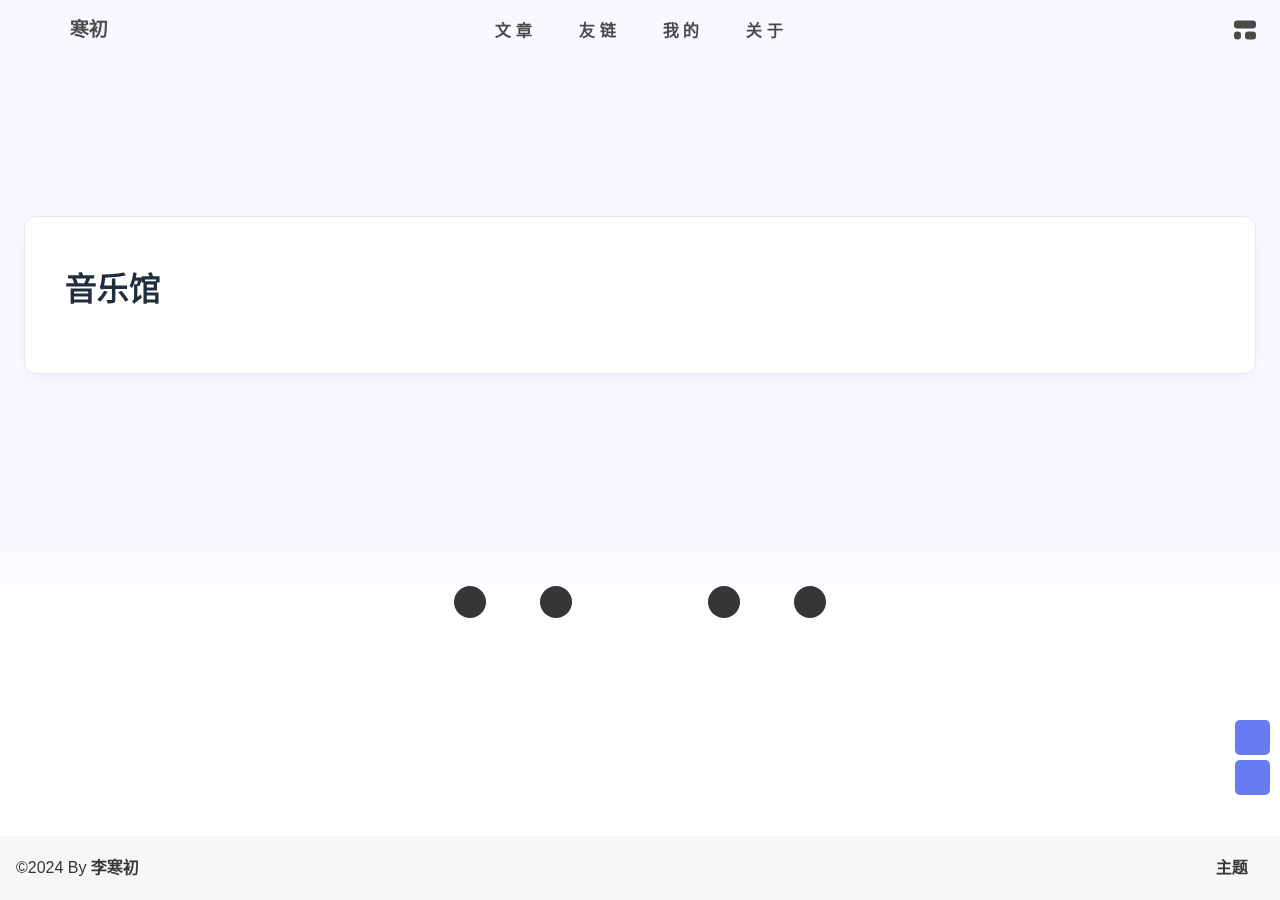
<file: music/index.html>
<!DOCTYPE html><html lang="zh-CN" data-theme="light"><head><meta charset="UTF-8"><meta http-equiv="X-UA-Compatible" content="IE=edge"><meta name="viewport" content="width=device-width, initial-scale=1.0, user-scalable=no"><title>音乐馆 | 寒初</title><meta name="author" content="李寒初"><meta name="copyright" content="李寒初"><meta name="format-detection" content="telephone=no"><meta name="theme-color" content="#f7f9fe"><meta name="mobile-web-app-capable" content="yes"><meta name="apple-touch-fullscreen" content="yes"><meta name="apple-mobile-web-app-title" content="音乐馆"><meta name="application-name" content="音乐馆"><meta name="apple-mobile-web-app-capable" content="yes"><meta name="apple-mobile-web-app-status-bar-style" content="#f7f9fe"><meta property="og:type" content="website"><meta property="og:title" content="音乐馆"><meta property="og:url" content="https://gnight6.github.io/music/index.html"><meta property="og:site_name" content="寒初"><meta property="og:description" content="音乐馆"><meta property="og:locale" content="zh-CN"><meta property="og:image" content="https://gnight6.github.io/img/avent.jpg"><meta property="article:author" content="李寒初"><meta property="article:tag"><meta name="twitter:card" content="summary"><meta name="twitter:image" content="https://gnight6.github.io/img/avent.jpg"><meta name="description" content="音乐馆"><link rel="shortcut icon" href="/img/logo.png"><link rel="canonical" href="https://gnight6.github.io/music/"><link rel="preconnect" href="//cdn.cbd.int"/><link rel="preconnect" href="//hm.baidu.com"/><link rel="preconnect" href="//busuanzi.ibruce.info"/><meta name="google-site-verification" content="xxx"/><meta name="baidu-site-verification" content="code-xxx"/><meta name="msvalidate.01" content="xxx"/><link rel="manifest" href="/manifest.json"/><meta name="msapplication-TileColor" content="var(--anzhiyu-main)"/><link rel="mask-icon" href="/img/siteicon/apple-icon-180.png" color="#5bbad5"/><link rel="apple-touch-icon" sizes="180x180" href="/img/siteicon/apple-icon-180.png"/><link rel="apple-touch-icon-precomposed" sizes="180x180" href="/img/siteicon/apple-icon-180.png"/><link rel="icon" type="image/png" sizes="32x32" href="/img/siteicon/32.png"/><link rel="icon" type="image/png" sizes="16x16" href="/img/siteicon/16.png"/><link rel="bookmark" href="/img/siteicon/apple-icon-180.png"/><link rel="apple-touch-startup-image" href="/img/siteicon/apple-splash-2048-2732.jpg" media="(device-width: 1024px) and (device-height: 1366px) and (-webkit-device-pixel-ratio: 2) and (orientation: portrait)"/><link rel="apple-touch-startup-image" href="/img/siteicon/apple-splash-2732-2048.jpg" media="(device-width: 1024px) and (device-height: 1366px) and (-webkit-device-pixel-ratio: 2) and (orientation: landscape)"/><link rel="apple-touch-startup-image" href="/img/siteicon/apple-splash-1668-2388.jpg" media="(device-width: 834px) and (device-height: 1194px) and (-webkit-device-pixel-ratio: 2) and (orientation: portrait)"/><link rel="apple-touch-startup-image" href="/img/siteicon/apple-splash-2388-1668.jpg" media="(device-width: 834px) and (device-height: 1194px) and (-webkit-device-pixel-ratio: 2) and (orientation: landscape)"/><link rel="apple-touch-startup-image" href="/img/siteicon/apple-splash-1536-2048.jpg" media="(device-width: 768px) and (device-height: 1024px) and (-webkit-device-pixel-ratio: 2) and (orientation: portrait)"/><link rel="apple-touch-startup-image" href="/img/siteicon/apple-splash-2048-1536.jpg" media="(device-width: 768px) and (device-height: 1024px) and (-webkit-device-pixel-ratio: 2) and (orientation: landscape)"/><link rel="apple-touch-startup-image" href="/img/siteicon/apple-splash-1668-2224.jpg" media="(device-width: 834px) and (device-height: 1112px) and (-webkit-device-pixel-ratio: 2) and (orientation: portrait)"/><link rel="apple-touch-startup-image" href="/img/siteicon/apple-splash-2224-1668.jpg" media="(device-width: 834px) and (device-height: 1112px) and (-webkit-device-pixel-ratio: 2) and (orientation: landscape)"/><link rel="apple-touch-startup-image" href="/img/siteicon/apple-splash-1620-2160.jpg" media="(device-width: 810px) and (device-height: 1080px) and (-webkit-device-pixel-ratio: 2) and (orientation: portrait)"/><link rel="apple-touch-startup-image" href="/img/siteicon/apple-splash-2160-1620.jpg" media="(device-width: 810px) and (device-height: 1080px) and (-webkit-device-pixel-ratio: 2) and (orientation: landscape)"/><link rel="apple-touch-startup-image" href="/img/siteicon/apple-splash-1290-2796.jpg" media="(device-width: 430px) and (device-height: 932px) and (-webkit-device-pixel-ratio: 3) and (orientation: portrait)"/><link rel="apple-touch-startup-image" href="/img/siteicon/apple-splash-2796-1290.jpg" media="(device-width: 430px) and (device-height: 932px) and (-webkit-device-pixel-ratio: 3) and (orientation: landscape)"/><link rel="apple-touch-startup-image" href="/img/siteicon/apple-splash-1179-2556.jpg" media="(device-width: 393px) and (device-height: 852px) and (-webkit-device-pixel-ratio: 3) and (orientation: portrait)"/><link rel="apple-touch-startup-image" href="/img/siteicon/apple-splash-2556-1179.jpg" media="(device-width: 393px) and (device-height: 852px) and (-webkit-device-pixel-ratio: 3) and (orientation: landscape)"/><link rel="apple-touch-startup-image" href="/img/siteicon/apple-splash-1284-2778.jpg" media="(device-width: 428px) and (device-height: 926px) and (-webkit-device-pixel-ratio: 3) and (orientation: portrait)"/><link rel="apple-touch-startup-image" href="/img/siteicon/apple-splash-2778-1284.jpg" media="(device-width: 428px) and (device-height: 926px) and (-webkit-device-pixel-ratio: 3) and (orientation: landscape)"/><link rel="apple-touch-startup-image" href="/img/siteicon/apple-splash-1170-2532.jpg" media="(device-width: 390px) and (device-height: 844px) and (-webkit-device-pixel-ratio: 3) and (orientation: portrait)"/><link rel="apple-touch-startup-image" href="/img/siteicon/apple-splash-2532-1170.jpg" media="(device-width: 390px) and (device-height: 844px) and (-webkit-device-pixel-ratio: 3) and (orientation: landscape)"/><link rel="apple-touch-startup-image" href="/img/siteicon/apple-splash-1125-2436.jpg" media="(device-width: 375px) and (device-height: 812px) and (-webkit-device-pixel-ratio: 3) and (orientation: portrait)"/><link rel="apple-touch-startup-image" href="/img/siteicon/apple-splash-2436-1125.jpg" media="(device-width: 375px) and (device-height: 812px) and (-webkit-device-pixel-ratio: 3) and (orientation: landscape)"/><link rel="apple-touch-startup-image" href="/img/siteicon/apple-splash-1242-2688.jpg" media="(device-width: 414px) and (device-height: 896px) and (-webkit-device-pixel-ratio: 3) and (orientation: portrait)"/><link rel="apple-touch-startup-image" href="/img/siteicon/apple-splash-2688-1242.jpg" media="(device-width: 414px) and (device-height: 896px) and (-webkit-device-pixel-ratio: 3) and (orientation: landscape)"/><link rel="apple-touch-startup-image" href="/img/siteicon/apple-splash-828-1792.jpg" media="(device-width: 414px) and (device-height: 896px) and (-webkit-device-pixel-ratio: 2) and (orientation: portrait)"/><link rel="apple-touch-startup-image" href="/img/siteicon/apple-splash-1792-828.jpg" media="(device-width: 414px) and (device-height: 896px) and (-webkit-device-pixel-ratio: 2) and (orientation: landscape)"/><link rel="apple-touch-startup-image" href="/img/siteicon/apple-splash-1242-2208.jpg" media="(device-width: 414px) and (device-height: 736px) and (-webkit-device-pixel-ratio: 3) and (orientation: portrait)"/><link rel="apple-touch-startup-image" href="/img/siteicon/apple-splash-2208-1242.jpg" media="(device-width: 414px) and (device-height: 736px) and (-webkit-device-pixel-ratio: 3) and (orientation: landscape)"/><link rel="apple-touch-startup-image" href="/img/siteicon/apple-splash-750-1334.jpg" media="(device-width: 375px) and (device-height: 667px) and (-webkit-device-pixel-ratio: 2) and (orientation: portrait)"/><link rel="apple-touch-startup-image" href="/img/siteicon/apple-splash-1334-750.jpg" media="(device-width: 375px) and (device-height: 667px) and (-webkit-device-pixel-ratio: 2) and (orientation: landscape)"/><link rel="apple-touch-startup-image" href="/img/siteicon/apple-splash-640-1136.jpg" media="(device-width: 320px) and (device-height: 568px) and (-webkit-device-pixel-ratio: 2) and (orientation: portrait)"/><link rel="apple-touch-startup-image" href="/img/siteicon/apple-splash-1136-640.jpg" media="(device-width: 320px) and (device-height: 568px) and (-webkit-device-pixel-ratio: 2) and (orientation: landscape)"/><link rel="stylesheet" href="/css/index.css"><link rel="stylesheet" href="https://cdn.cbd.int/node-snackbar@0.1.16/dist/snackbar.min.css" media="print" onload="this.media='all'"><link rel="stylesheet" href="https://cdn.cbd.int/@fancyapps/ui@5.0.28/dist/fancybox/fancybox.css" media="print" onload="this.media='all'"><script>var _hmt = _hmt || [];
(function() {
  var hm = document.createElement("script");
  hm.src = "https://hm.baidu.com/hm.js?9c9de7b043da55645f158c6094981dbc";
  var s = document.getElementsByTagName("script")[0]; 
  s.parentNode.insertBefore(hm, s);
})();
</script><script>const GLOBAL_CONFIG = {
  linkPageTop: undefined,
  peoplecanvas: {"enable":true,"img":"https://upload-bbs.miyoushe.com/upload/2023/09/03/125766904/ee23df8517f3c3e3efc4145658269c06_5714860933110284659.png"},
  postHeadAiDescription: {"enable":true,"gptName":"AnZhiYu","mode":"local","switchBtn":false,"btnLink":"https://afdian.net/item/886a79d4db6711eda42a52540025c377","randomNum":3,"basicWordCount":1000,"key":"xxxx","Referer":"https://xx.xx/"},
  diytitle: {"enable":true,"leaveTitle":"w(ﾟДﾟ)w 不要走！再看看嘛！","backTitle":"♪(^∇^*)欢迎肥来！"},
  LA51: undefined,
  greetingBox: {"enable":true,"default":"晚上好👋","list":[{"greeting":"晚安😴","startTime":0,"endTime":5},{"greeting":"早上好鸭👋, 祝你一天好心情！","startTime":6,"endTime":9},{"greeting":"上午好👋, 状态很好，鼓励一下～","startTime":10,"endTime":10},{"greeting":"11点多啦, 在坚持一下就吃饭啦～","startTime":11,"endTime":11},{"greeting":"午安👋, 宝贝","startTime":12,"endTime":14},{"greeting":"🌈充实的一天辛苦啦！","startTime":14,"endTime":18},{"greeting":"19点喽, 奖励一顿丰盛的大餐吧🍔。","startTime":19,"endTime":19},{"greeting":"晚上好👋, 在属于自己的时间好好放松😌~","startTime":20,"endTime":24}]},
  twikooEnvId: '',
  commentBarrageConfig:undefined,
  root: '/',
  preloader: {"source":3},
  friends_vue_info: undefined,
  navMusic: true,
  mainTone: {"mode":"api","api":"https://img2color-go.vercel.app/api?img=","cover_change":true},
  authorStatus: {"skills":null},
  algolia: undefined,
  localSearch: undefined,
  translate: {"defaultEncoding":2,"translateDelay":0,"msgToTraditionalChinese":"繁","msgToSimplifiedChinese":"简","rightMenuMsgToTraditionalChinese":"转为繁体","rightMenuMsgToSimplifiedChinese":"转为简体"},
  noticeOutdate: undefined,
  highlight: {"plugin":"highlight.js","highlightCopy":true,"highlightLang":true,"highlightHeightLimit":330},
  copy: {
    success: '复制成功',
    error: '复制错误',
    noSupport: '浏览器不支持'
  },
  relativeDate: {
    homepage: false,
    simplehomepage: true,
    post: false
  },
  runtime: '天',
  date_suffix: {
    just: '刚刚',
    min: '分钟前',
    hour: '小时前',
    day: '天前',
    month: '个月前'
  },
  copyright: {"copy":true,"copyrightEbable":false,"limitCount":50,"languages":{"author":"作者: 李寒初","link":"链接: ","source":"来源: 寒初","info":"著作权归作者所有。商业转载请联系作者获得授权，非商业转载请注明出处。","copySuccess":"复制成功，复制和转载请标注本文地址"}},
  lightbox: 'fancybox',
  Snackbar: {"chs_to_cht":"你已切换为繁体","cht_to_chs":"你已切换为简体","day_to_night":"你已切换为深色模式","night_to_day":"你已切换为浅色模式","bgLight":"#49b1f5","bgDark":"#2d3035","position":"bottom-left"},
  source: {
    justifiedGallery: {
      js: 'https://cdn.cbd.int/flickr-justified-gallery@2.1.2/dist/fjGallery.min.js',
      css: 'https://cdn.cbd.int/flickr-justified-gallery@2.1.2/dist/fjGallery.css'
    }
  },
  isPhotoFigcaption: false,
  islazyload: true,
  isAnchor: false,
  shortcutKey: {"enable":true,"delay":100,"shiftDelay":200},
  autoDarkmode: true
}</script><script id="config-diff">var GLOBAL_CONFIG_SITE = {
  configTitle: '寒初',
  title: '音乐馆',
  postAI: '',
  pageFillDescription: '音乐馆',
  isPost: false,
  isHome: false,
  isHighlightShrink: true,
  isToc: false,
  postUpdate: '2024-07-16 10:56:15',
  postMainColor: '',
}</script><noscript><style type="text/css">
  #nav {
    opacity: 1
  }
  .justified-gallery img {
    opacity: 1
  }

  #recent-posts time,
  #post-meta time {
    display: inline !important
  }
</style></noscript><script>(win=>{
      win.saveToLocal = {
        set: (key, value, ttl) => {
          if (ttl === 0) return
          const now = Date.now()
          const expiry = now + ttl * 86400000
          const item = {
            value,
            expiry
          }
          localStorage.setItem(key, JSON.stringify(item))
        },
      
        get: key => {
          const itemStr = localStorage.getItem(key)
      
          if (!itemStr) {
            return undefined
          }
          const item = JSON.parse(itemStr)
          const now = Date.now()
      
          if (now > item.expiry) {
            localStorage.removeItem(key)
            return undefined
          }
          return item.value
        }
      }
    
      win.getScript = (url, attr = {}) => new Promise((resolve, reject) => {
        const script = document.createElement('script')
        script.src = url
        script.async = true
        script.onerror = reject
        script.onload = script.onreadystatechange = function() {
          const loadState = this.readyState
          if (loadState && loadState !== 'loaded' && loadState !== 'complete') return
          script.onload = script.onreadystatechange = null
          resolve()
        }

        Object.keys(attr).forEach(key => {
          script.setAttribute(key, attr[key])
        })

        document.head.appendChild(script)
      })
    
      win.getCSS = (url, id = false) => new Promise((resolve, reject) => {
        const link = document.createElement('link')
        link.rel = 'stylesheet'
        link.href = url
        if (id) link.id = id
        link.onerror = reject
        link.onload = link.onreadystatechange = function() {
          const loadState = this.readyState
          if (loadState && loadState !== 'loaded' && loadState !== 'complete') return
          link.onload = link.onreadystatechange = null
          resolve()
        }
        document.head.appendChild(link)
      })
    
      win.activateDarkMode = () => {
        document.documentElement.setAttribute('data-theme', 'dark')
        if (document.querySelector('meta[name="theme-color"]') !== null) {
          document.querySelector('meta[name="theme-color"]').setAttribute('content', '#18171d')
        }
      }
      win.activateLightMode = () => {
        document.documentElement.setAttribute('data-theme', 'light')
        if (document.querySelector('meta[name="theme-color"]') !== null) {
          document.querySelector('meta[name="theme-color"]').setAttribute('content', '#f7f9fe')
        }
      }
      const t = saveToLocal.get('theme')
    
          const isDarkMode = window.matchMedia('(prefers-color-scheme: dark)').matches
          const isLightMode = window.matchMedia('(prefers-color-scheme: light)').matches
          const isNotSpecified = window.matchMedia('(prefers-color-scheme: no-preference)').matches
          const hasNoSupport = !isDarkMode && !isLightMode && !isNotSpecified

          if (t === undefined) {
            if (isLightMode) activateLightMode()
            else if (isDarkMode) activateDarkMode()
            else if (isNotSpecified || hasNoSupport) {
              const now = new Date()
              const hour = now.getHours()
              const isNight = hour <= 6 || hour >= 18
              isNight ? activateDarkMode() : activateLightMode()
            }
            window.matchMedia('(prefers-color-scheme: dark)').addListener(e => {
              if (saveToLocal.get('theme') === undefined) {
                e.matches ? activateDarkMode() : activateLightMode()
              }
            })
          } else if (t === 'light') activateLightMode()
          else activateDarkMode()
        
      const asideStatus = saveToLocal.get('aside-status')
      if (asideStatus !== undefined) {
        if (asideStatus === 'hide') {
          document.documentElement.classList.add('hide-aside')
        } else {
          document.documentElement.classList.remove('hide-aside')
        }
      }
    
      const detectApple = () => {
        if(/iPad|iPhone|iPod|Macintosh/.test(navigator.userAgent)){
          document.documentElement.classList.add('apple')
        }
      }
      detectApple()
    })(window)</script><meta name="generator" content="Hexo 7.3.0"></head><body data-type="anzhiyu"><div id="web_bg"></div><div id="an_music_bg"></div><div id="loading-box" onclick="document.getElementById(&quot;loading-box&quot;).classList.add(&quot;loaded&quot;)"><div class="loading-bg"><img class="loading-img nolazyload" alt="加载头像" src="/img/avent.jpg"/><div class="loading-image-dot"></div></div></div><script>const preloader = {
  endLoading: () => {
    document.getElementById('loading-box').classList.add("loaded");
  },
  initLoading: () => {
    document.getElementById('loading-box').classList.remove("loaded")
  }
}
window.addEventListener('load',()=> { preloader.endLoading() })
setTimeout(function(){preloader.endLoading();},10000)

if (true) {
  document.addEventListener('pjax:send', () => { preloader.initLoading() })
  document.addEventListener('pjax:complete', () => { preloader.endLoading() })
}</script><link rel="stylesheet" href="https://cdn.cbd.int/anzhiyu-theme-static@1.1.10/progress_bar/progress_bar.css"/><script async="async" src="https://cdn.cbd.int/pace-js@1.2.4/pace.min.js" data-pace-options="{ &quot;restartOnRequestAfter&quot;:false,&quot;eventLag&quot;:false}"></script><div class="page" id="body-wrap"><header class="not-top-img" id="page-header"><nav id="nav"><div id="nav-group"><span id="blog_name"><div class="back-home-button"><i class="anzhiyufont anzhiyu-icon-grip-vertical"></i><div class="back-menu-list-groups"><div class="back-menu-list-group"><div class="back-menu-list-title">网页</div><div class="back-menu-list"><a class="back-menu-item" href="https://gNight6.github.io" title="博客"><img class="back-menu-item-icon" src= "[data-uri]" onerror="this.onerror=null,this.src=&quot;/img/404.jpg&quot;" data-lazy-src="/img/logo.png" alt="博客"/><span class="back-menu-item-text">博客</span></a></div></div><div class="back-menu-list-group"><div class="back-menu-list-title">项目</div><div class="back-menu-list"><a class="back-menu-item" target="_blank" rel="noopener" href="https://image.anheyu.com/" title="安知鱼图床"><img class="back-menu-item-icon" src= "[data-uri]" onerror="this.onerror=null,this.src=&quot;/img/404.jpg&quot;" data-lazy-src="https://image.anheyu.com/favicon.ico" alt="安知鱼图床"/><span class="back-menu-item-text">安知鱼图床</span></a></div></div></div></div><a id="site-name" href="/" accesskey="h"><div class="title">寒初</div><i class="anzhiyufont anzhiyu-icon-house-chimney"></i></a><div id="he-plugin-simple"></div><script>var WIDGET = {
  "CONFIG": {
    "modules": "0124",
    "background": "2",
    "tmpColor": "FFFFFF",
    "tmpSize": "16",
    "cityColor": "FFFFFF",
    "citySize": "16",
    "aqiColor": "E8D87B",
    "aqiSize": "16",
    "weatherIconSize": "24",
    "alertIconSize": "18",
    "padding": "10px 10px 10px 10px",
    "shadow": "0",
    "language": "auto",
    "borderRadius": "20",
    "fixed": "true",
    "vertical": "top",
    "horizontal": "left",
    "left": "20",
    "top": "7.1",
    "key": "df245676fb434a0691ead1c63341cd94"
  }
}
</script><link rel="stylesheet" href="https://widget.qweather.net/simple/static/css/he-simple.css?v=1.4.0"/><script src="https://widget.qweather.net/simple/static/js/he-simple.js?v=1.4.0"></script></span><div class="mask-name-container"><div id="name-container"><a id="page-name" href="javascript:anzhiyu.scrollToDest(0, 500)">PAGE_NAME</a></div></div><div id="menus"><div class="menus_items"><div class="menus_item"><a class="site-page" href="javascript:void(0);"><span> 文章</span></a><ul class="menus_item_child"><li><a class="site-page child faa-parent animated-hover" href="/archives/"><i class="anzhiyufont anzhiyu-icon-box-archive faa-tada" style="font-size: 0.9em;"></i><span> 隧道</span></a></li><li><a class="site-page child faa-parent animated-hover" href="/categories/"><i class="anzhiyufont anzhiyu-icon-shapes faa-tada" style="font-size: 0.9em;"></i><span> 分类</span></a></li><li><a class="site-page child faa-parent animated-hover" href="/tags/"><i class="anzhiyufont anzhiyu-icon-tags faa-tada" style="font-size: 0.9em;"></i><span> 标签</span></a></li></ul></div><div class="menus_item"><a class="site-page" href="javascript:void(0);"><span> 友链</span></a><ul class="menus_item_child"><li><a class="site-page child faa-parent animated-hover" href="/link/"><i class="anzhiyufont anzhiyu-icon-link faa-tada" style="font-size: 0.9em;"></i><span> 友人帐</span></a></li><li><a class="site-page child faa-parent animated-hover" href="/comments/"><i class="anzhiyufont anzhiyu-icon-envelope faa-tada" style="font-size: 0.9em;"></i><span> 留言板</span></a></li></ul></div><div class="menus_item"><a class="site-page" href="javascript:void(0);"><span> 我的</span></a><ul class="menus_item_child"><li><a class="site-page child faa-parent animated-hover" href="/music/?id=2660284705&amp;server=netease"><i class="anzhiyufont anzhiyu-icon-music faa-tada" style="font-size: 0.9em;"></i><span> 音乐馆</span></a></li><li><a class="site-page child faa-parent animated-hover" href="/album/"><i class="anzhiyufont anzhiyu-icon-images faa-tada" style="font-size: 0.9em;"></i><span> 相册集</span></a></li><li><a class="site-page child faa-parent animated-hover" href="/air-conditioner/"><i class="anzhiyufont anzhiyu-icon-fan faa-tada" style="font-size: 0.9em;"></i><span> 小空调</span></a></li></ul></div><div class="menus_item"><a class="site-page" href="javascript:void(0);"><span> 关于</span></a><ul class="menus_item_child"><li><a class="site-page child faa-parent animated-hover" href="/about/"><i class="anzhiyufont anzhiyu-icon-paper-plane faa-tada" style="font-size: 0.9em;"></i><span> 关于本人</span></a></li><li><a class="site-page child faa-parent animated-hover" href="/essay/"><i class="anzhiyufont anzhiyu-icon-lightbulb faa-tada" style="font-size: 0.9em;"></i><span> 闲言碎语</span></a></li><li><a class="site-page child faa-parent animated-hover" href="javascript:toRandomPost()"><i class="anzhiyufont anzhiyu-icon-shoe-prints1 faa-tada" style="font-size: 0.9em;"></i><span> 随便逛逛</span></a></li></ul></div></div></div><div id="nav-right"><div class="nav-button only-home" id="travellings_button" title="随机前往一个开往项目网站"><a class="site-page" onclick="anzhiyu.totraveling()" title="随机前往一个开往项目网站" href="javascript:void(0);" rel="external nofollow" data-pjax-state="external"><i class="anzhiyufont anzhiyu-icon-train"></i></a></div><div class="nav-button" id="randomPost_button"><a class="site-page" onclick="toRandomPost()" title="随机前往一个文章" href="javascript:void(0);"><i class="anzhiyufont anzhiyu-icon-dice"></i></a></div><input id="center-console" type="checkbox"/><label class="widget" for="center-console" title="中控台" onclick="anzhiyu.switchConsole();"><i class="left"></i><i class="widget center"></i><i class="widget right"></i></label><div id="console"><div class="console-card-group-reward"><ul class="reward-all console-card"><li class="reward-item"><a href="https://npm.elemecdn.com/anzhiyu-blog@1.1.6/img/post/common/qrcode-weichat.png" target="_blank"><img class="post-qr-code-img" alt="微信" src= "[data-uri]" onerror="this.onerror=null,this.src=&quot;/img/404.jpg&quot;" data-lazy-src="https://npm.elemecdn.com/anzhiyu-blog@1.1.6/img/post/common/qrcode-weichat.png"/></a><div class="post-qr-code-desc">微信</div></li><li class="reward-item"><a href="https://npm.elemecdn.com/anzhiyu-blog@1.1.6/img/post/common/qrcode-alipay.png" target="_blank"><img class="post-qr-code-img" alt="支付宝" src= "[data-uri]" onerror="this.onerror=null,this.src=&quot;/img/404.jpg&quot;" data-lazy-src="https://npm.elemecdn.com/anzhiyu-blog@1.1.6/img/post/common/qrcode-alipay.png"/></a><div class="post-qr-code-desc">支付宝</div></li></ul></div><div class="console-card-group"><div class="console-card-group-left"><div class="console-card" id="card-newest-comments"><div class="card-content"><div class="author-content-item-tips">互动</div><span class="author-content-item-title"> 最新评论</span></div><div class="aside-list"><span>正在加载中...</span></div></div></div><div class="console-card-group-right"><div class="console-card tags"><div class="card-content"><div class="author-content-item-tips">兴趣点</div><span class="author-content-item-title">寻找你感兴趣的领域</span></div></div><div class="console-card history"><div class="item-headline"><i class="anzhiyufont anzhiyu-icon-box-archiv"></i><span>文章</span></div><div class="card-archives"><div class="item-headline"><i class="anzhiyufont anzhiyu-icon-archive"></i><span>归档</span></div><ul class="card-archive-list"><li class="card-archive-list-item"><a class="card-archive-list-link" href="/archives/2024/07/"><span class="card-archive-list-date">七月 2024</span><div class="card-archive-list-count-group"><span class="card-archive-list-count">1</span><span>篇</span></div></a></li></ul></div><hr/></div></div></div><div class="button-group"><div class="console-btn-item"><a class="darkmode_switchbutton" title="显示模式切换" href="javascript:void(0);"><i class="anzhiyufont anzhiyu-icon-moon"></i></a></div><div class="console-btn-item" id="consoleHideAside" onclick="anzhiyu.hideAsideBtn()" title="边栏显示控制"><a class="asideSwitch"><i class="anzhiyufont anzhiyu-icon-arrows-left-right"></i></a></div><div class="console-btn-item" id="consoleMusic" onclick="anzhiyu.musicToggle()" title="音乐开关"><a class="music-switch"><i class="anzhiyufont anzhiyu-icon-music"></i></a></div><div class="console-btn-item" id="consoleKeyboard" onclick="anzhiyu.keyboardToggle()" title="快捷键开关"><a class="keyboard-switch"><i class="anzhiyufont anzhiyu-icon-keyboard"></i></a></div></div><div class="console-mask" onclick="anzhiyu.hideConsole()" href="javascript:void(0);"></div></div><div class="nav-button" id="nav-totop"><a class="totopbtn" href="javascript:void(0);"><i class="anzhiyufont anzhiyu-icon-arrow-up"></i><span id="percent" onclick="anzhiyu.scrollToDest(0,500)">0</span></a></div><div id="toggle-menu"><a class="site-page" href="javascript:void(0);" title="切换"><i class="anzhiyufont anzhiyu-icon-bars"></i></a></div></div></div></nav></header><main id="blog-container"><div class="layout hide-aside" id="content-inner"><div id="page"><h1 class="page-title">音乐馆</h1><div id="anMusic-page"><div id="anMusicBtnGetSong" title="随机周董单曲，打开异世界的大梦"><i class="anzhiyufont anzhiyu-icon-shuffle"></i></div><div id="anMusicRefreshBtn" title="立即刷新最新歌单"><i class="anzhiyufont anzhiyu-icon-arrows-rotate"></i></div><div id="anMusicSwitching" title="切换歌单"><i class="anzhiyufont anzhiyu-icon-repeat"></i></div><div id="anMusic-page-meting"></div></div></div></div></main><footer id="footer"><div id="footer-wrap"><div id="footer_deal"><a class="deal_link" href="mailto:anzhiyu-c@qq.com" title="email"><i class="anzhiyufont anzhiyu-icon-envelope"></i></a><a class="deal_link" target="_blank" rel="noopener" href="https://weibo.com/u/6378063631" title="微博"><i class="anzhiyufont anzhiyu-icon-weibo"></i></a><img class="footer_mini_logo" title="返回顶部" alt="返回顶部" onclick="anzhiyu.scrollToDest(0, 500)" src= "[data-uri]" onerror="this.onerror=null,this.src=&quot;/img/404.jpg&quot;" data-lazy-src="img/avent.jpg" size="50px"/><a class="deal_link" target="_blank" rel="noopener" href="https://github.com/anzhiyu-c" title="Github"><i class="anzhiyufont anzhiyu-icon-github"></i></a><a class="deal_link" target="_blank" rel="noopener" href="https://v.douyin.com/DwCpMEy/" title="抖音"><i class="anzhiyufont anzhiyu-icon-tiktok"></i></a></div><div id="workboard"><img class="workSituationImg boardsign" src= "[data-uri]" onerror="this.onerror=null,this.src=&quot;/img/404.jpg&quot;" data-lazy-src="https://npm.elemecdn.com/anzhiyu-blog@2.0.4/img/badge/安知鱼-上班摸鱼中.svg" alt="距离月入25k也就还差一个大佬带我~" title="距离月入25k也就还差一个大佬带我~"/><div id="runtimeTextTip"></div></div><p id="ghbdages"><a class="github-badge" target="_blank" href="https://hexo.io/" style="margin-inline:5px" data-title="博客框架为Hexo_v5.4.0" title="博客框架为Hexo_v5.4.0"><img src= "[data-uri]" onerror="this.onerror=null,this.src=&quot;/img/404.jpg&quot;" data-lazy-src="https://npm.elemecdn.com/anzhiyu-blog@2.1.5/img/badge/Frame-Hexo.svg" alt="博客框架为Hexo_v5.4.0"/></a><a class="github-badge" target="_blank" href="https://blog.anheyu.com/" style="margin-inline:5px" data-title="本站使用AnZhiYu主题" title="本站使用AnZhiYu主题"><img src= "[data-uri]" onerror="this.onerror=null,this.src=&quot;/img/404.jpg&quot;" data-lazy-src="https://npm.elemecdn.com/anzhiyu-theme-static@1.0.9/img/Theme-AnZhiYu-2E67D3.svg" alt="本站使用AnZhiYu主题"/></a></p></div><div id="footer-bar"><div class="footer-bar-links"><div class="footer-bar-left"><div id="footer-bar-tips"><div class="copyright">&copy;2024 By <a class="footer-bar-link" href="/" title="李寒初" target="_blank">李寒初</a></div></div><div id="footer-type-tips"></div><div class="js-pjax"><script>function subtitleType () {
  fetch('https://v1.hitokoto.cn')
    .then(response => response.json())
    .then(data => {
      if (true) {
        const from = '出自 ' + data.from
        const sub = ["生活明朗&#44; 万物可爱&#44; 人间值得&#44; 未来可期."]
        sub.unshift(data.hitokoto, from)
        window.typed = new Typed('#footer-type-tips', {
          strings: sub,
          startDelay: 300,
          typeSpeed: 150,
          loop: true,
          backSpeed: 50,
        })
      } else {
        document.getElementById('footer-type-tips').innerHTML = data.hitokoto
      }
    })
}

if (true) {
  if (typeof Typed === 'function') {
    subtitleType()
  } else {
    getScript('https://cdn.cbd.int/typed.js@2.1.0/dist/typed.umd.js').then(subtitleType)
  }
} else {
  subtitleType()
}
</script></div></div><div class="footer-bar-right"><a class="footer-bar-link" target="_blank" rel="noopener" href="https://github.com/anzhiyu-c/hexo-theme-anzhiyu" title="主题">主题</a></div></div></div></footer></div><div id="sidebar"><div id="menu-mask"></div><div id="sidebar-menus"><div class="sidebar-site-data site-data is-center"><a href="/archives/" title="archive"><div class="headline">文章</div><div class="length-num">1</div></a><a href="/tags/" title="tag"><div class="headline">标签</div><div class="length-num">0</div></a><a href="/categories/" title="category"><div class="headline">分类</div><div class="length-num">0</div></a></div><span class="sidebar-menu-item-title">功能</span><div class="sidebar-menu-item"><a class="darkmode_switchbutton menu-child" href="javascript:void(0);" title="显示模式"><i class="anzhiyufont anzhiyu-icon-circle-half-stroke"></i><span>显示模式</span></a></div><div class="back-menu-list-groups"><div class="back-menu-list-group"><div class="back-menu-list-title">网页</div><div class="back-menu-list"><a class="back-menu-item" href="https://gNight6.github.io" title="博客"><img class="back-menu-item-icon" src= "[data-uri]" onerror="this.onerror=null,this.src=&quot;/img/404.jpg&quot;" data-lazy-src="/img/logo.png" alt="博客"/><span class="back-menu-item-text">博客</span></a></div></div><div class="back-menu-list-group"><div class="back-menu-list-title">项目</div><div class="back-menu-list"><a class="back-menu-item" target="_blank" rel="noopener" href="https://image.anheyu.com/" title="安知鱼图床"><img class="back-menu-item-icon" src= "[data-uri]" onerror="this.onerror=null,this.src=&quot;/img/404.jpg&quot;" data-lazy-src="https://image.anheyu.com/favicon.ico" alt="安知鱼图床"/><span class="back-menu-item-text">安知鱼图床</span></a></div></div></div><div class="menus_items"><div class="menus_item"><a class="site-page" href="javascript:void(0);"><span> 文章</span></a><ul class="menus_item_child"><li><a class="site-page child faa-parent animated-hover" href="/archives/"><i class="anzhiyufont anzhiyu-icon-box-archive faa-tada" style="font-size: 0.9em;"></i><span> 隧道</span></a></li><li><a class="site-page child faa-parent animated-hover" href="/categories/"><i class="anzhiyufont anzhiyu-icon-shapes faa-tada" style="font-size: 0.9em;"></i><span> 分类</span></a></li><li><a class="site-page child faa-parent animated-hover" href="/tags/"><i class="anzhiyufont anzhiyu-icon-tags faa-tada" style="font-size: 0.9em;"></i><span> 标签</span></a></li></ul></div><div class="menus_item"><a class="site-page" href="javascript:void(0);"><span> 友链</span></a><ul class="menus_item_child"><li><a class="site-page child faa-parent animated-hover" href="/link/"><i class="anzhiyufont anzhiyu-icon-link faa-tada" style="font-size: 0.9em;"></i><span> 友人帐</span></a></li><li><a class="site-page child faa-parent animated-hover" href="/comments/"><i class="anzhiyufont anzhiyu-icon-envelope faa-tada" style="font-size: 0.9em;"></i><span> 留言板</span></a></li></ul></div><div class="menus_item"><a class="site-page" href="javascript:void(0);"><span> 我的</span></a><ul class="menus_item_child"><li><a class="site-page child faa-parent animated-hover" href="/music/?id=2660284705&amp;server=netease"><i class="anzhiyufont anzhiyu-icon-music faa-tada" style="font-size: 0.9em;"></i><span> 音乐馆</span></a></li><li><a class="site-page child faa-parent animated-hover" href="/album/"><i class="anzhiyufont anzhiyu-icon-images faa-tada" style="font-size: 0.9em;"></i><span> 相册集</span></a></li><li><a class="site-page child faa-parent animated-hover" href="/air-conditioner/"><i class="anzhiyufont anzhiyu-icon-fan faa-tada" style="font-size: 0.9em;"></i><span> 小空调</span></a></li></ul></div><div class="menus_item"><a class="site-page" href="javascript:void(0);"><span> 关于</span></a><ul class="menus_item_child"><li><a class="site-page child faa-parent animated-hover" href="/about/"><i class="anzhiyufont anzhiyu-icon-paper-plane faa-tada" style="font-size: 0.9em;"></i><span> 关于本人</span></a></li><li><a class="site-page child faa-parent animated-hover" href="/essay/"><i class="anzhiyufont anzhiyu-icon-lightbulb faa-tada" style="font-size: 0.9em;"></i><span> 闲言碎语</span></a></li><li><a class="site-page child faa-parent animated-hover" href="javascript:toRandomPost()"><i class="anzhiyufont anzhiyu-icon-shoe-prints1 faa-tada" style="font-size: 0.9em;"></i><span> 随便逛逛</span></a></li></ul></div></div><span class="sidebar-menu-item-title">标签</span></div></div><div id="keyboard-tips"><div class="keyboardTitle">博客快捷键</div><div class="keybordList"><div class="keybordItem"><div class="keyGroup"><div class="key">shift K</div></div><div class="keyContent"><div class="content">关闭快捷键功能</div></div></div><div class="keybordItem"><div class="keyGroup"><div class="key">shift A</div></div><div class="keyContent"><div class="content">打开/关闭中控台</div></div></div><div class="keybordItem"><div class="keyGroup"><div class="key">shift M</div></div><div class="keyContent"><div class="content">播放/暂停音乐</div></div></div><div class="keybordItem"><div class="keyGroup"><div class="key">shift D</div></div><div class="keyContent"><div class="content">深色/浅色显示模式</div></div></div><div class="keybordItem"><div class="keyGroup"><div class="key">shift S</div></div><div class="keyContent"><div class="content">站内搜索</div></div></div><div class="keybordItem"><div class="keyGroup"><div class="key">shift R</div></div><div class="keyContent"><div class="content">随机访问</div></div></div><div class="keybordItem"><div class="keyGroup"><div class="key">shift H</div></div><div class="keyContent"><div class="content">返回首页</div></div></div><div class="keybordItem"><div class="keyGroup"><div class="key">shift F</div></div><div class="keyContent"><div class="content">友链鱼塘</div></div></div><div class="keybordItem"><div class="keyGroup"><div class="key">shift L</div></div><div class="keyContent"><div class="content">友链页面</div></div></div><div class="keybordItem"><div class="keyGroup"><div class="key">shift P</div></div><div class="keyContent"><div class="content">关于本站</div></div></div><div class="keybordItem"><div class="keyGroup"><div class="key">shift I</div></div><div class="keyContent"><div class="content">原版/本站右键菜单</div></div></div></div></div><div id="rightside"><div id="rightside-config-hide"><button id="translateLink" type="button" title="简繁转换">繁</button><button id="darkmode" type="button" title="浅色和深色模式转换"><i class="anzhiyufont anzhiyu-icon-circle-half-stroke"></i></button></div><div id="rightside-config-show"><button id="rightside-config" type="button" title="设置"><i class="anzhiyufont anzhiyu-icon-gear"></i></button><button id="go-up" type="button" title="回到顶部"><i class="anzhiyufont anzhiyu-icon-arrow-up"></i></button></div></div><div id="nav-music"><a id="nav-music-hoverTips" onclick="anzhiyu.musicToggle()" accesskey="m">播放音乐</a><div id="console-music-bg"></div><meting-js id="2660284705" server="netease" type="playlist" mutex="true" preload="none" theme="var(--anzhiyu-main)" data-lrctype="0" order="random" volume="0.7"></meting-js></div><div id="rightMenu"><div class="rightMenu-group rightMenu-small"><div class="rightMenu-item" id="menu-backward"><i class="anzhiyufont anzhiyu-icon-arrow-left"></i></div><div class="rightMenu-item" id="menu-forward"><i class="anzhiyufont anzhiyu-icon-arrow-right"></i></div><div class="rightMenu-item" id="menu-refresh"><i class="anzhiyufont anzhiyu-icon-arrow-rotate-right" style="font-size: 1rem;"></i></div><div class="rightMenu-item" id="menu-top"><i class="anzhiyufont anzhiyu-icon-arrow-up"></i></div></div><div class="rightMenu-group rightMenu-line rightMenuPlugin"><div class="rightMenu-item" id="menu-copytext"><i class="anzhiyufont anzhiyu-icon-copy"></i><span>复制选中文本</span></div><div class="rightMenu-item" id="menu-pastetext"><i class="anzhiyufont anzhiyu-icon-paste"></i><span>粘贴文本</span></div><a class="rightMenu-item" id="menu-commenttext"><i class="anzhiyufont anzhiyu-icon-comment-medical"></i><span>引用到评论</span></a><div class="rightMenu-item" id="menu-newwindow"><i class="anzhiyufont anzhiyu-icon-window-restore"></i><span>新窗口打开</span></div><div class="rightMenu-item" id="menu-copylink"><i class="anzhiyufont anzhiyu-icon-link"></i><span>复制链接地址</span></div><div class="rightMenu-item" id="menu-copyimg"><i class="anzhiyufont anzhiyu-icon-images"></i><span>复制此图片</span></div><div class="rightMenu-item" id="menu-downloadimg"><i class="anzhiyufont anzhiyu-icon-download"></i><span>下载此图片</span></div><div class="rightMenu-item" id="menu-newwindowimg"><i class="anzhiyufont anzhiyu-icon-window-restore"></i><span>新窗口打开图片</span></div><div class="rightMenu-item" id="menu-search"><i class="anzhiyufont anzhiyu-icon-magnifying-glass"></i><span>站内搜索</span></div><div class="rightMenu-item" id="menu-searchBaidu"><i class="anzhiyufont anzhiyu-icon-magnifying-glass"></i><span>百度搜索</span></div><div class="rightMenu-item" id="menu-music-toggle"><i class="anzhiyufont anzhiyu-icon-play"></i><span>播放音乐</span></div><div class="rightMenu-item" id="menu-music-back"><i class="anzhiyufont anzhiyu-icon-backward"></i><span>切换到上一首</span></div><div class="rightMenu-item" id="menu-music-forward"><i class="anzhiyufont anzhiyu-icon-forward"></i><span>切换到下一首</span></div><div class="rightMenu-item" id="menu-music-playlist" onclick="window.open(&quot;https://music.163.com/playlist?id=2660284705&amp;userid=1758264601&quot;, &quot;_blank&quot;);" style="display: none;"><i class="anzhiyufont anzhiyu-icon-radio"></i><span>查看所有歌曲</span></div><div class="rightMenu-item" id="menu-music-copyMusicName"><i class="anzhiyufont anzhiyu-icon-copy"></i><span>复制歌名</span></div></div><div class="rightMenu-group rightMenu-line rightMenuOther"><a class="rightMenu-item menu-link" id="menu-randomPost"><i class="anzhiyufont anzhiyu-icon-shuffle"></i><span>随便逛逛</span></a><a class="rightMenu-item menu-link" href="/categories/"><i class="anzhiyufont anzhiyu-icon-cube"></i><span>博客分类</span></a><a class="rightMenu-item menu-link" href="/tags/"><i class="anzhiyufont anzhiyu-icon-tags"></i><span>文章标签</span></a></div><div class="rightMenu-group rightMenu-line rightMenuOther"><a class="rightMenu-item" id="menu-copy" href="javascript:void(0);"><i class="anzhiyufont anzhiyu-icon-copy"></i><span>复制地址</span></a><a class="rightMenu-item" id="menu-commentBarrage" href="javascript:void(0);"><i class="anzhiyufont anzhiyu-icon-message"></i><span class="menu-commentBarrage-text">关闭热评</span></a><a class="rightMenu-item" id="menu-darkmode" href="javascript:void(0);"><i class="anzhiyufont anzhiyu-icon-circle-half-stroke"></i><span class="menu-darkmode-text">深色模式</span></a><a class="rightMenu-item" id="menu-translate" href="javascript:void(0);"><i class="anzhiyufont anzhiyu-icon-language"></i><span>轉為繁體</span></a></div></div><div id="rightmenu-mask"></div><div><script src="/js/utils.js"></script><script src="/js/main.js"></script><script src="/js/tw_cn.js"></script><script src="https://cdn.cbd.int/@fancyapps/ui@5.0.28/dist/fancybox/fancybox.umd.js"></script><script src="https://cdn.cbd.int/instant.page@5.2.0/instantpage.js" type="module"></script><script src="https://cdn.cbd.int/vanilla-lazyload@17.8.5/dist/lazyload.iife.min.js"></script><script src="https://cdn.cbd.int/node-snackbar@0.1.16/dist/snackbar.min.js"></script><canvas id="universe"></canvas><script async src="https://npm.elemecdn.com/anzhiyu-theme-static@1.0.0/dark/dark.js"></script><script>// 消除控制台打印
var HoldLog = console.log;
console.log = function () {};
let now1 = new Date();
queueMicrotask(() => {
  const Log = function () {
    HoldLog.apply(console, arguments);
  }; //在恢复前输出日志
  const grt = new Date("05/04/2024 12:00:00"); //此处修改你的建站时间或者网站上线时间
  now1.setTime(now1.getTime() + 250);
  const days = (now1 - grt) / 1000 / 60 / 60 / 24;
  const dnum = Math.floor(days);
  const ascll = [
    `欢迎使用安知鱼!`,
    `生活明朗, 万物可爱`,
    `
        
       █████╗ ███╗   ██╗███████╗██╗  ██╗██╗██╗   ██╗██╗   ██╗
      ██╔══██╗████╗  ██║╚══███╔╝██║  ██║██║╚██╗ ██╔╝██║   ██║
      ███████║██╔██╗ ██║  ███╔╝ ███████║██║ ╚████╔╝ ██║   ██║
      ██╔══██║██║╚██╗██║ ███╔╝  ██╔══██║██║  ╚██╔╝  ██║   ██║
      ██║  ██║██║ ╚████║███████╗██║  ██║██║   ██║   ╚██████╔╝
      ╚═╝  ╚═╝╚═╝  ╚═══╝╚══════╝╚═╝  ╚═╝╚═╝   ╚═╝    ╚═════╝
        
        `,
    "已上线",
    dnum,
    "天",
    "©2024 By 安知鱼 V1.6.12",
  ];
  const ascll2 = [`NCC2-036`, `调用前置摄像头拍照成功，识别为【小笨蛋】.`, `Photo captured: `, `🤪`];

  setTimeout(
    Log.bind(
      console,
      `\n%c${ascll[0]} %c ${ascll[1]} %c ${ascll[2]} %c${ascll[3]}%c ${ascll[4]}%c ${ascll[5]}\n\n%c ${ascll[6]}\n`,
      "color:#425AEF",
      "",
      "color:#425AEF",
      "color:#425AEF",
      "",
      "color:#425AEF",
      ""
    )
  );
  setTimeout(
    Log.bind(
      console,
      `%c ${ascll2[0]} %c ${ascll2[1]} %c \n${ascll2[2]} %c\n${ascll2[3]}\n`,
      "color:white; background-color:#4fd953",
      "",
      "",
      'background:url("https://npm.elemecdn.com/anzhiyu-blog@1.1.6/img/post/common/tinggge.gif") no-repeat;font-size:450%'
    )
  );

  setTimeout(Log.bind(console, "%c WELCOME %c 你好，小笨蛋.", "color:white; background-color:#4f90d9", ""));

  setTimeout(
    console.warn.bind(
      console,
      "%c ⚡ Powered by 安知鱼 %c 你正在访问 李寒初 的博客.",
      "color:white; background-color:#f0ad4e",
      ""
    )
  );

  setTimeout(Log.bind(console, "%c W23-12 %c 你已打开控制台.", "color:white; background-color:#4f90d9", ""));

  setTimeout(
    console.warn.bind(console, "%c S013-782 %c 你现在正处于监控中.", "color:white; background-color:#d9534f", "")
  );
});</script><script async src="/anzhiyu/random.js"></script><script async="async">(function () {
  var grt = new Date("05/04/2024 12:00:00"); //设置网站上线时间
  var now = new Date();
  var dnum;
  var hnum;
  var mnum;
  var snum;
  var nowHour;

  // 计算并更新天数、小时数、分钟数和秒数
  function updateTime() {
    now = new Date(); // 更新 now 的值
    nowHour = now.getHours(); // 更新 nowHour 的值
    var days = (now - grt) / 1000 / 60 / 60 / 24;
    dnum = Math.floor(days);
    var hours = (now - grt) / 1000 / 60 / 60 - 24 * dnum;
    hnum = Math.floor(hours);
    if (String(hnum).length == 1) {
      hnum = "0" + hnum;
    }
    var minutes = (now - grt) / 1000 / 60 - 24 * 60 * dnum - 60 * hnum;
    mnum = Math.floor(minutes);
    if (String(mnum).length == 1) {
      mnum = "0" + mnum;
    }
    var seconds = (now - grt) / 1000 - 24 * 60 * 60 * dnum - 60 * 60 * hnum - 60 * mnum;
    snum = Math.round(seconds);
    if (String(snum).length == 1) {
      snum = "0" + snum;
    }
  }

  // 更新网页中显示的网站运行时间
  function updateHtml() {
    const footer = document.getElementById("footer");
    if (!footer) return
    let currentTimeHtml = "";
    if (nowHour < 18 && nowHour >= 9) {
      // 如果是上班时间，默认就是"安知鱼-上班摸鱼中.svg"图片，不需要更改
      currentTimeHtml = `本站居然运行了 ${dnum} 天<span id='runtime'> ${hnum} 小时 ${mnum} 分 ${snum} 秒 </span><i class='anzhiyufont anzhiyu-icon-heartbeat' style='color:red'></i>`;
    } else {
      // 如果是下班时间，插入"安知鱼-下班啦.svg"图片
      let img = document.querySelector("#workboard .workSituationImg");
      if (img != null) {
        img.src = "https://npm.elemecdn.com/anzhiyu-blog@2.0.4/img/badge/安知鱼-下班啦.svg";
        img.title = "下班了就该开开心心的玩耍，嘿嘿~";
        img.alt = "下班了就该开开心心的玩耍，嘿嘿~";
      }

      currentTimeHtml = `本站居然运行了 ${dnum} 天<span id='runtime'> ${hnum} 小时 ${mnum} 分 ${snum} 秒 </span><i class='anzhiyufont anzhiyu-icon-heartbeat' style='color:red'></i>`;
    }

    if (document.getElementById("runtimeTextTip")) {
      document.getElementById("runtimeTextTip").innerHTML = currentTimeHtml;
    }
  }

  setInterval(() => {
    updateTime();
    updateHtml();
  }, 1000);
})();</script><div class="js-pjax"><input type="hidden" name="page-type" id="page-type" value="music"></div><script>var visitorMail = "";
</script><script async data-pjax src="https://cdn.cbd.int/anzhiyu-theme-static@1.0.0/waterfall/waterfall.js"></script><script src="https://lf3-cdn-tos.bytecdntp.com/cdn/expire-1-M/qrcodejs/1.0.0/qrcode.min.js"></script><script src="/js/anzhiyu/right_click_menu.js"></script><link rel="stylesheet" href="https://cdn.cbd.int/anzhiyu-theme-static@1.1.9/icon/ali_iconfont_css.css"><link rel="stylesheet" href="https://cdn.cbd.int/anzhiyu-theme-static@1.0.0/aplayer/APlayer.min.css" media="print" onload="this.media='all'"><script src="https://cdn.cbd.int/anzhiyu-blog-static@1.0.1/js/APlayer.min.js"></script><script src="https://cdn.cbd.int/hexo-anzhiyu-music@1.0.1/assets/js/Meting2.min.js"></script><script src="https://cdn.cbd.int/pjax@0.2.8/pjax.min.js"></script><script>let pjaxSelectors = ["head > title","#config-diff","#body-wrap","#rightside-config-hide","#rightside-config-show",".js-pjax"]
var pjax = new Pjax({
  elements: 'a:not([target="_blank"])',
  selectors: pjaxSelectors,
  cacheBust: false,
  analytics: false,
  scrollRestoration: false
})

document.addEventListener('pjax:send', function () {
  // removeEventListener scroll 
  anzhiyu.removeGlobalFnEvent('pjax')
  anzhiyu.removeGlobalFnEvent('themeChange')

  document.getElementById('rightside').classList.remove('rightside-show')
  
  if (window.aplayers) {
    for (let i = 0; i < window.aplayers.length; i++) {
      if (!window.aplayers[i].options.fixed) {
        window.aplayers[i].destroy()
      }
    }
  }

  typeof typed === 'object' && typed.destroy()

  //reset readmode
  const $bodyClassList = document.body.classList
  $bodyClassList.contains('read-mode') && $bodyClassList.remove('read-mode')
})

document.addEventListener('pjax:complete', function () {
  window.refreshFn()

  document.querySelectorAll('script[data-pjax]').forEach(item => {
    const newScript = document.createElement('script')
    const content = item.text || item.textContent || item.innerHTML || ""
    Array.from(item.attributes).forEach(attr => newScript.setAttribute(attr.name, attr.value))
    newScript.appendChild(document.createTextNode(content))
    item.parentNode.replaceChild(newScript, item)
  })

  GLOBAL_CONFIG.islazyload && window.lazyLoadInstance.update()

  typeof panguInit === 'function' && panguInit()

  // google analytics
  typeof gtag === 'function' && gtag('config', '', {'page_path': window.location.pathname});

  // baidu analytics
  typeof _hmt === 'object' && _hmt.push(['_trackPageview',window.location.pathname]);

  typeof loadMeting === 'function' && document.getElementsByClassName('aplayer').length && loadMeting()

  // prismjs
  typeof Prism === 'object' && Prism.highlightAll()
})

document.addEventListener('pjax:error', e => {
  if (e.request.status === 404) {
    pjax.loadUrl('/404.html')
  }
})</script><script async data-pjax src="//busuanzi.ibruce.info/busuanzi/2.3/busuanzi.pure.mini.js"></script><script charset="UTF-8" src="https://cdn.cbd.int/anzhiyu-theme-static@1.1.5/accesskey/accesskey.js"></script></div><div id="popup-window"><div class="popup-window-title">通知</div><div class="popup-window-divider"></div><div class="popup-window-content"><div class="popup-tip">你好呀</div><div class="popup-link"><i class="anzhiyufont anzhiyu-icon-arrow-circle-right"></i></div></div></div></body></html>
</file>
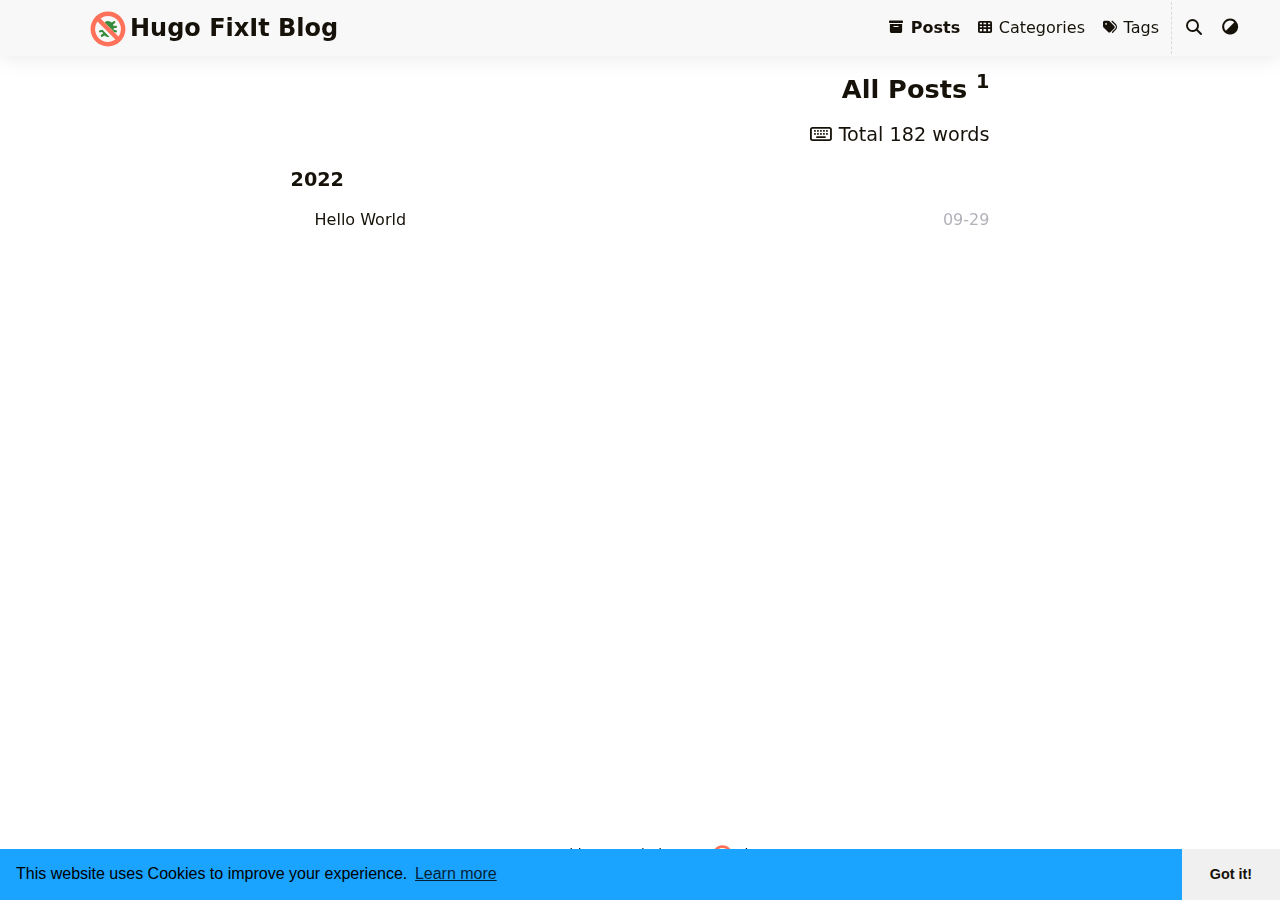
<file: posts/index.html>
<!DOCTYPE html>
<html itemscope itemtype="http://schema.org/WebPage" lang="en">
  <head>
    
    <meta charset="utf-8">
    <meta name="viewport" content="width=device-width, initial-scale=1, maximum-scale=2">
    <meta name="robots" content="noodp" />
    <title>All Posts - Hugo FixIt Blog</title><meta name="author" content="Lruihao">
<meta name="author-link" content="https://github.com/Lruihao">
<meta name="description" content="This is my new Hugo FixIt site" /><meta name="keywords" content='Hugo, FixIt' /><meta itemprop="name" content="Posts">
<meta itemprop="description" content="This is my new Hugo FixIt site"><meta property="og:title" content="Posts" />
<meta property="og:description" content="This is my new Hugo FixIt site" />
<meta property="og:type" content="website" />
<meta property="og:url" content="https://lhcblog/posts/" />

<meta name="twitter:card" content="summary"/>
<meta name="twitter:title" content="Posts"/>
<meta name="twitter:description" content="This is my new Hugo FixIt site"/>
<meta name="application-name" content="Hugo FixIt Blog">
<meta name="apple-mobile-web-app-title" content="Hugo FixIt Blog"><meta name="theme-color" data-light="#f8f8f8" data-dark="#252627" content="#f8f8f8"><meta name="msapplication-TileColor" content="#da532c"><link rel="shortcut icon" type="image/x-icon" href="/favicon.ico" />
    <link rel="icon" type="image/png" sizes="32x32" href="/favicon-32x32.png">
    <link rel="icon" type="image/png" sizes="16x16" href="/favicon-16x16.png"><link rel="apple-touch-icon" sizes="180x180" href="/apple-touch-icon.png"><link rel="mask-icon" href="/safari-pinned-tab.svg" color="#5bbad5"><link rel="canonical" href="https://lhcblog/posts/" /><link rel="alternate" href="/posts/index.xml" type="application/rss+xml" title="Hugo FixIt Blog">
  <link rel="feed" href="/posts/index.xml" type="application/rss+xml" title="Hugo FixIt Blog"><link rel="stylesheet" href="/css/style.min.css"><link rel="stylesheet" href="/lib/fontawesome-free/all.min.css"><link rel="stylesheet" href="/lib/animate/animate.min.css"></head>
  <body data-header-desktop="sticky" data-header-mobile="auto"><script>(window.localStorage?.getItem('theme') ? localStorage.getItem('theme') === 'dark' : ('auto' === 'auto' ? window.matchMedia('(prefers-color-scheme: dark)').matches : 'auto' === 'dark')) && document.body.setAttribute('data-theme', 'dark');</script><div class="wrapper" data-page-style="normal"><header class="desktop animate__faster" id="header-desktop">
  <div class="header-wrapper">
    <div class="header-title">
      <a href="/" title="Hugo FixIt Blog"><img loading="lazy" src="/fixit.min.svg" data-title="Hugo FixIt Blog" data-alt="Hugo FixIt Blog" class="logo" style="background: url(/svg/loading.min.svg) no-repeat center;" onload="this.title=this.dataset.title;this.alt=this.dataset.alt;for(const i of ['style', 'data-title','data-alt','onerror','onload']){this.removeAttribute(i);}this.dataset.lazyloaded='';" onerror="this.title=this.dataset.title;this.alt=this.dataset.alt;for(const i of ['style', 'data-title','data-alt','onerror','onload']){this.removeAttribute(i);}"/><span class="header-title-text">Hugo FixIt Blog</span></a><span class="header-subtitle"></span></div>
    <nav>
      <ul class="menu"><li class="menu-item active">
              <a
                class="menu-link"
                href="/posts/"
                
                
              ><i class="fa-solid fa-archive fa-fw fa-sm" aria-hidden="true"></i> Posts</a></li><li class="menu-item">
              <a
                class="menu-link"
                href="/categories/"
                
                
              ><i class="fa-solid fa-th fa-fw fa-sm" aria-hidden="true"></i> Categories</a></li><li class="menu-item">
              <a
                class="menu-link"
                href="/tags/"
                
                
              ><i class="fa-solid fa-tags fa-fw fa-sm" aria-hidden="true"></i> Tags</a></li><li class="menu-item delimiter"></li><li class="menu-item search" id="search-desktop">
            <input type="text" placeholder="Search titles or contents ..." id="search-input-desktop">
            <a href="javascript:void(0);" class="search-button search-toggle" id="search-toggle-desktop" title="Search">
              <i class="fa-solid fa-search fa-fw" aria-hidden="true"></i>
            </a>
            <a href="javascript:void(0);" class="search-button search-clear" id="search-clear-desktop" title="Clear">
              <i class="fa-solid fa-times-circle fa-fw" aria-hidden="true"></i>
            </a>
            <span class="search-button search-loading" id="search-loading-desktop">
              <i class="fa-solid fa-spinner fa-fw fa-spin" aria-hidden="true"></i>
            </span>
          </li><li class="menu-item theme-switch" title="Switch Theme">
          <i class="fa-solid fa-adjust fa-fw" aria-hidden="true"></i>
        </li></ul>
    </nav>
  </div>
</header><header class="mobile animate__faster" id="header-mobile">
  <div class="header-container">
    <div class="header-wrapper">
      <div class="header-title">
        <a href="/" title="Hugo FixIt Blog"><img loading="lazy" src="/fixit.min.svg" data-title="/fixit.min.svg" data-alt="/fixit.min.svg" class="logo" style="background: url(/svg/loading.min.svg) no-repeat center;" onload="this.title=this.dataset.title;this.alt=this.dataset.alt;for(const i of ['style', 'data-title','data-alt','onerror','onload']){this.removeAttribute(i);}this.dataset.lazyloaded='';" onerror="this.title=this.dataset.title;this.alt=this.dataset.alt;for(const i of ['style', 'data-title','data-alt','onerror','onload']){this.removeAttribute(i);}"/><span class="header-title-text">Hugo FixIt Blog</span></a><span class="header-subtitle"></span></div>
      <div class="menu-toggle" id="menu-toggle-mobile">
        <span></span><span></span><span></span>
      </div>
    </div>
    <nav>
      <ul class="menu" id="menu-mobile"><li class="search-wrapper">
            <div class="search mobile" id="search-mobile">
              <input type="text" placeholder="Search titles or contents ..." id="search-input-mobile">
              <a href="javascript:void(0);" class="search-button search-toggle" id="search-toggle-mobile" title="Search">
                <i class="fa-solid fa-search fa-fw" aria-hidden="true"></i>
              </a>
              <a href="javascript:void(0);" class="search-button search-clear" id="search-clear-mobile" title="Clear">
                <i class="fa-solid fa-times-circle fa-fw" aria-hidden="true"></i>
              </a>
              <span class="search-button search-loading" id="search-loading-mobile">
                <i class="fa-solid fa-spinner fa-fw fa-spin" aria-hidden="true"></i>
              </span>
            </div>
            <a href="javascript:void(0);" class="search-cancel" id="search-cancel-mobile">
              Cancel
            </a>
          </li><li
              class="menu-item active"
            ><a
                  class="menu-link"
                  href="/posts/"
                  
                  
                ><i class="fa-solid fa-archive fa-fw fa-sm" aria-hidden="true"></i> Posts</a></li><li
              class="menu-item"
            ><a
                  class="menu-link"
                  href="/categories/"
                  
                  
                ><i class="fa-solid fa-th fa-fw fa-sm" aria-hidden="true"></i> Categories</a></li><li
              class="menu-item"
            ><a
                  class="menu-link"
                  href="/tags/"
                  
                  
                ><i class="fa-solid fa-tags fa-fw fa-sm" aria-hidden="true"></i> Tags</a></li><li class="menu-item menu-system">
          <span class="menu-system-item theme-switch" title="Switch Theme"><i class="fa-solid fa-adjust fa-fw" aria-hidden="true"></i></span></li>
      </ul>
    </nav>
  </div>
</header><div class="search-dropdown desktop">
    <div id="search-dropdown-desktop"></div>
  </div>
  <div class="search-dropdown mobile">
    <div id="search-dropdown-mobile"></div>
  </div><main class="container"><div class="page archive">
    <div class="header"><h1 class="single-title animate__animated animate__pulse animate__faster">All Posts
        <sup>1</sup>
      </h1><p class="single-subtitle total-word-count" title='Total 182 words'><i class="fa-regular fa-keyboard fa-fw" aria-hidden="true"></i> Total 182 words</p></div><h2 class="group-title">2022</h2><article class="archive-item">
            <a href="/posts/hello-world/" class="archive-item-link">Hello World</a>
            <span class="archive-item-date" title='2022-09-29 17:06:11'>09-29</span>
          </article></div></main><footer class="footer">
    <div class="footer-container"><div class="footer-line powered">Powered by <a href="https://gohugo.io/" target="_blank" rel="external nofollow noopener noreferrer" title="Hugo 0.120.4">Hugo</a> | Theme - <a href="https://github.com/hugo-fixit/FixIt" target="_blank" rel="external" title="FixIt v0.2.18-lts.4"><img class="fixit-icon" src="/fixit.min.svg" alt="FixIt logo" />&nbsp;FixIt</a>
        </div><div class="footer-line copyright" itemscope itemtype="http://schema.org/CreativeWork"><i class="fa-regular fa-copyright fa-fw" aria-hidden="true"></i>
            <span itemprop="copyrightYear">2021 - 2023</span><span class="author" itemprop="copyrightHolder">
              <a href="https://github.com/Lruihao"target="_blank" rel="external nofollow noopener noreferrer">Lruihao</a></span><span class="license footer-divider"><a rel="license external nofollow noopener noreferrer" href="https://creativecommons.org/licenses/by-nc-sa/4.0/" target="_blank">CC BY-NC-SA 4.0</a></span></div><div class="footer-line statistics"></div></div>
  </footer></div><div class="widgets"><div class="fixed-buttons animate__faster d-none"><div class="fixed-button back-to-top" role="button" aria-label="Back to Top"><i class="fa-solid fa-arrow-up fa-fw" aria-hidden="true"></i><span class="variant-numeric d-none">0%</span>
        </div></div><div id="mask"></div><noscript>
    <div class="noscript-warning">Theme FixIt works best with JavaScript enabled.</div>
  </noscript>
</div><link rel="stylesheet" href="/lib/katex/katex.min.css"><link rel="stylesheet" href="/lib/cookieconsent/cookieconsent.min.css"><script src="/lib/autocomplete/autocomplete.min.js" defer></script><script src="/lib/lunr/lunr.min.js" defer></script><script src="/lib/sharer/sharer.min.js" async defer></script><script src="/lib/katex/katex.min.js" defer></script><script src="/lib/katex/auto-render.min.js" defer></script><script src="/lib/katex/copy-tex.min.js" defer></script><script src="/lib/katex/mhchem.min.js" defer></script><script src="/lib/cookieconsent/cookieconsent.min.js" defer></script><script>window.config={"code":{"copyTitle":"Copy to clipboard","editLockTitle":"Lock editable code block","editUnLockTitle":"Unlock editable code block","editable":true,"maxShownLines":10},"cookieconsent":{"content":{"dismiss":"Got it!","link":"Learn more","message":"This website uses Cookies to improve your experience."},"enable":true,"palette":{"button":{"background":"#f0f0f0"},"popup":{"background":"#1aa3ff"}},"theme":"edgeless"},"math":{"delimiters":[{"display":true,"left":"$$","right":"$$"},{"display":true,"left":"\\[","right":"\\]"},{"display":true,"left":"\\begin{equation}","right":"\\end{equation}"},{"display":true,"left":"\\begin{equation*}","right":"\\end{equation*}"},{"display":true,"left":"\\begin{align}","right":"\\end{align}"},{"display":true,"left":"\\begin{align*}","right":"\\end{align*}"},{"display":true,"left":"\\begin{alignat}","right":"\\end{alignat}"},{"display":true,"left":"\\begin{alignat*}","right":"\\end{alignat*}"},{"display":true,"left":"\\begin{gather}","right":"\\end{gather}"},{"display":true,"left":"\\begin{CD}","right":"\\end{CD}"},{"display":false,"left":"$","right":"$"},{"display":false,"left":"\\(","right":"\\)"}],"strict":false},"search":{"highlightTag":"em","lunrIndexURL":"/index.json","maxResultLength":10,"noResultsFound":"No results found","snippetLength":30,"type":"lunr"}};</script><script src="/js/theme.min.js" defer></script></body>
</html>
</file>
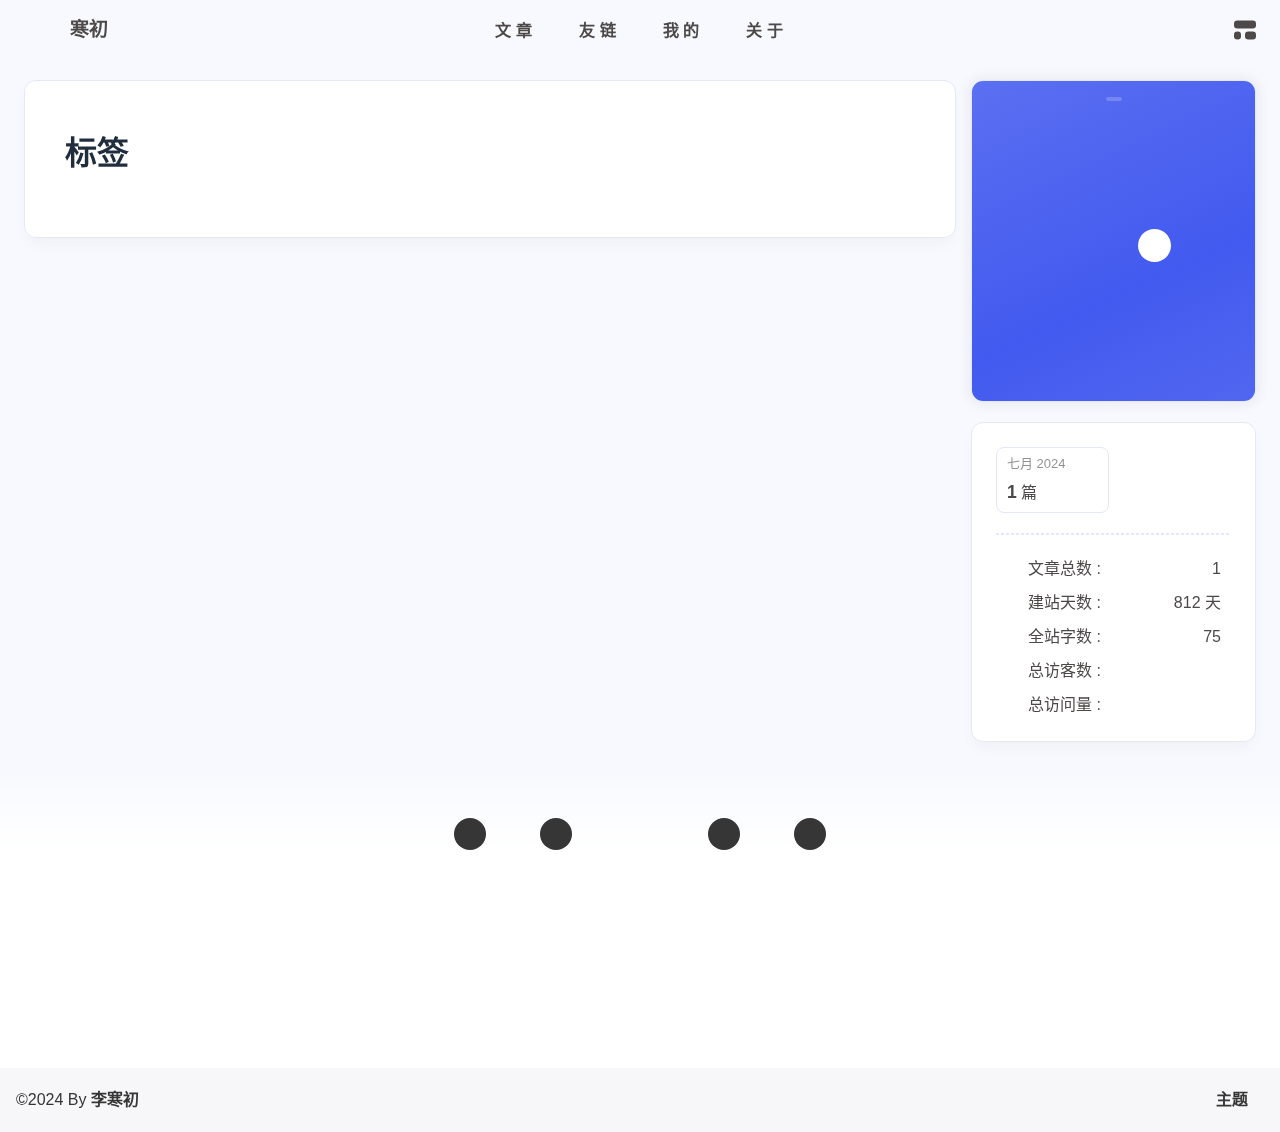
<file: tags/index.html>
<!DOCTYPE html><html lang="zh-CN" data-theme="light"><head><meta charset="UTF-8"><meta http-equiv="X-UA-Compatible" content="IE=edge"><meta name="viewport" content="width=device-width, initial-scale=1.0, user-scalable=no"><title>标签 | 寒初</title><meta name="author" content="李寒初"><meta name="copyright" content="李寒初"><meta name="format-detection" content="telephone=no"><meta name="theme-color" content="#f7f9fe"><meta name="mobile-web-app-capable" content="yes"><meta name="apple-touch-fullscreen" content="yes"><meta name="apple-mobile-web-app-title" content="标签"><meta name="application-name" content="标签"><meta name="apple-mobile-web-app-capable" content="yes"><meta name="apple-mobile-web-app-status-bar-style" content="#f7f9fe"><meta property="og:type" content="website"><meta property="og:title" content="标签"><meta property="og:url" content="https://gnight6.github.io/tags/index.html"><meta property="og:site_name" content="寒初"><meta property="og:description" content="标签"><meta property="og:locale" content="zh-CN"><meta property="og:image" content="https://gnight6.github.io/img/avent.jpg"><meta property="article:author" content="李寒初"><meta property="article:tag"><meta name="twitter:card" content="summary"><meta name="twitter:image" content="https://gnight6.github.io/img/avent.jpg"><meta name="description" content="标签"><link rel="shortcut icon" href="/img/logo.png"><link rel="canonical" href="https://gnight6.github.io/tags/"><link rel="preconnect" href="//cdn.cbd.int"/><link rel="preconnect" href="//hm.baidu.com"/><link rel="preconnect" href="//busuanzi.ibruce.info"/><meta name="google-site-verification" content="xxx"/><meta name="baidu-site-verification" content="code-xxx"/><meta name="msvalidate.01" content="xxx"/><link rel="manifest" href="/manifest.json"/><meta name="msapplication-TileColor" content="var(--anzhiyu-main)"/><link rel="mask-icon" href="/img/siteicon/apple-icon-180.png" color="#5bbad5"/><link rel="apple-touch-icon" sizes="180x180" href="/img/siteicon/apple-icon-180.png"/><link rel="apple-touch-icon-precomposed" sizes="180x180" href="/img/siteicon/apple-icon-180.png"/><link rel="icon" type="image/png" sizes="32x32" href="/img/siteicon/32.png"/><link rel="icon" type="image/png" sizes="16x16" href="/img/siteicon/16.png"/><link rel="bookmark" href="/img/siteicon/apple-icon-180.png"/><link rel="apple-touch-startup-image" href="/img/siteicon/apple-splash-2048-2732.jpg" media="(device-width: 1024px) and (device-height: 1366px) and (-webkit-device-pixel-ratio: 2) and (orientation: portrait)"/><link rel="apple-touch-startup-image" href="/img/siteicon/apple-splash-2732-2048.jpg" media="(device-width: 1024px) and (device-height: 1366px) and (-webkit-device-pixel-ratio: 2) and (orientation: landscape)"/><link rel="apple-touch-startup-image" href="/img/siteicon/apple-splash-1668-2388.jpg" media="(device-width: 834px) and (device-height: 1194px) and (-webkit-device-pixel-ratio: 2) and (orientation: portrait)"/><link rel="apple-touch-startup-image" href="/img/siteicon/apple-splash-2388-1668.jpg" media="(device-width: 834px) and (device-height: 1194px) and (-webkit-device-pixel-ratio: 2) and (orientation: landscape)"/><link rel="apple-touch-startup-image" href="/img/siteicon/apple-splash-1536-2048.jpg" media="(device-width: 768px) and (device-height: 1024px) and (-webkit-device-pixel-ratio: 2) and (orientation: portrait)"/><link rel="apple-touch-startup-image" href="/img/siteicon/apple-splash-2048-1536.jpg" media="(device-width: 768px) and (device-height: 1024px) and (-webkit-device-pixel-ratio: 2) and (orientation: landscape)"/><link rel="apple-touch-startup-image" href="/img/siteicon/apple-splash-1668-2224.jpg" media="(device-width: 834px) and (device-height: 1112px) and (-webkit-device-pixel-ratio: 2) and (orientation: portrait)"/><link rel="apple-touch-startup-image" href="/img/siteicon/apple-splash-2224-1668.jpg" media="(device-width: 834px) and (device-height: 1112px) and (-webkit-device-pixel-ratio: 2) and (orientation: landscape)"/><link rel="apple-touch-startup-image" href="/img/siteicon/apple-splash-1620-2160.jpg" media="(device-width: 810px) and (device-height: 1080px) and (-webkit-device-pixel-ratio: 2) and (orientation: portrait)"/><link rel="apple-touch-startup-image" href="/img/siteicon/apple-splash-2160-1620.jpg" media="(device-width: 810px) and (device-height: 1080px) and (-webkit-device-pixel-ratio: 2) and (orientation: landscape)"/><link rel="apple-touch-startup-image" href="/img/siteicon/apple-splash-1290-2796.jpg" media="(device-width: 430px) and (device-height: 932px) and (-webkit-device-pixel-ratio: 3) and (orientation: portrait)"/><link rel="apple-touch-startup-image" href="/img/siteicon/apple-splash-2796-1290.jpg" media="(device-width: 430px) and (device-height: 932px) and (-webkit-device-pixel-ratio: 3) and (orientation: landscape)"/><link rel="apple-touch-startup-image" href="/img/siteicon/apple-splash-1179-2556.jpg" media="(device-width: 393px) and (device-height: 852px) and (-webkit-device-pixel-ratio: 3) and (orientation: portrait)"/><link rel="apple-touch-startup-image" href="/img/siteicon/apple-splash-2556-1179.jpg" media="(device-width: 393px) and (device-height: 852px) and (-webkit-device-pixel-ratio: 3) and (orientation: landscape)"/><link rel="apple-touch-startup-image" href="/img/siteicon/apple-splash-1284-2778.jpg" media="(device-width: 428px) and (device-height: 926px) and (-webkit-device-pixel-ratio: 3) and (orientation: portrait)"/><link rel="apple-touch-startup-image" href="/img/siteicon/apple-splash-2778-1284.jpg" media="(device-width: 428px) and (device-height: 926px) and (-webkit-device-pixel-ratio: 3) and (orientation: landscape)"/><link rel="apple-touch-startup-image" href="/img/siteicon/apple-splash-1170-2532.jpg" media="(device-width: 390px) and (device-height: 844px) and (-webkit-device-pixel-ratio: 3) and (orientation: portrait)"/><link rel="apple-touch-startup-image" href="/img/siteicon/apple-splash-2532-1170.jpg" media="(device-width: 390px) and (device-height: 844px) and (-webkit-device-pixel-ratio: 3) and (orientation: landscape)"/><link rel="apple-touch-startup-image" href="/img/siteicon/apple-splash-1125-2436.jpg" media="(device-width: 375px) and (device-height: 812px) and (-webkit-device-pixel-ratio: 3) and (orientation: portrait)"/><link rel="apple-touch-startup-image" href="/img/siteicon/apple-splash-2436-1125.jpg" media="(device-width: 375px) and (device-height: 812px) and (-webkit-device-pixel-ratio: 3) and (orientation: landscape)"/><link rel="apple-touch-startup-image" href="/img/siteicon/apple-splash-1242-2688.jpg" media="(device-width: 414px) and (device-height: 896px) and (-webkit-device-pixel-ratio: 3) and (orientation: portrait)"/><link rel="apple-touch-startup-image" href="/img/siteicon/apple-splash-2688-1242.jpg" media="(device-width: 414px) and (device-height: 896px) and (-webkit-device-pixel-ratio: 3) and (orientation: landscape)"/><link rel="apple-touch-startup-image" href="/img/siteicon/apple-splash-828-1792.jpg" media="(device-width: 414px) and (device-height: 896px) and (-webkit-device-pixel-ratio: 2) and (orientation: portrait)"/><link rel="apple-touch-startup-image" href="/img/siteicon/apple-splash-1792-828.jpg" media="(device-width: 414px) and (device-height: 896px) and (-webkit-device-pixel-ratio: 2) and (orientation: landscape)"/><link rel="apple-touch-startup-image" href="/img/siteicon/apple-splash-1242-2208.jpg" media="(device-width: 414px) and (device-height: 736px) and (-webkit-device-pixel-ratio: 3) and (orientation: portrait)"/><link rel="apple-touch-startup-image" href="/img/siteicon/apple-splash-2208-1242.jpg" media="(device-width: 414px) and (device-height: 736px) and (-webkit-device-pixel-ratio: 3) and (orientation: landscape)"/><link rel="apple-touch-startup-image" href="/img/siteicon/apple-splash-750-1334.jpg" media="(device-width: 375px) and (device-height: 667px) and (-webkit-device-pixel-ratio: 2) and (orientation: portrait)"/><link rel="apple-touch-startup-image" href="/img/siteicon/apple-splash-1334-750.jpg" media="(device-width: 375px) and (device-height: 667px) and (-webkit-device-pixel-ratio: 2) and (orientation: landscape)"/><link rel="apple-touch-startup-image" href="/img/siteicon/apple-splash-640-1136.jpg" media="(device-width: 320px) and (device-height: 568px) and (-webkit-device-pixel-ratio: 2) and (orientation: portrait)"/><link rel="apple-touch-startup-image" href="/img/siteicon/apple-splash-1136-640.jpg" media="(device-width: 320px) and (device-height: 568px) and (-webkit-device-pixel-ratio: 2) and (orientation: landscape)"/><link rel="stylesheet" href="/css/index.css"><link rel="stylesheet" href="https://cdn.cbd.int/node-snackbar@0.1.16/dist/snackbar.min.css" media="print" onload="this.media='all'"><link rel="stylesheet" href="https://cdn.cbd.int/@fancyapps/ui@5.0.28/dist/fancybox/fancybox.css" media="print" onload="this.media='all'"><script>var _hmt = _hmt || [];
(function() {
  var hm = document.createElement("script");
  hm.src = "https://hm.baidu.com/hm.js?9c9de7b043da55645f158c6094981dbc";
  var s = document.getElementsByTagName("script")[0]; 
  s.parentNode.insertBefore(hm, s);
})();
</script><script>const GLOBAL_CONFIG = {
  linkPageTop: undefined,
  peoplecanvas: {"enable":true,"img":"https://upload-bbs.miyoushe.com/upload/2023/09/03/125766904/ee23df8517f3c3e3efc4145658269c06_5714860933110284659.png"},
  postHeadAiDescription: {"enable":true,"gptName":"AnZhiYu","mode":"local","switchBtn":false,"btnLink":"https://afdian.net/item/886a79d4db6711eda42a52540025c377","randomNum":3,"basicWordCount":1000,"key":"xxxx","Referer":"https://xx.xx/"},
  diytitle: {"enable":true,"leaveTitle":"w(ﾟДﾟ)w 不要走！再看看嘛！","backTitle":"♪(^∇^*)欢迎肥来！"},
  LA51: undefined,
  greetingBox: {"enable":true,"default":"晚上好👋","list":[{"greeting":"晚安😴","startTime":0,"endTime":5},{"greeting":"早上好鸭👋, 祝你一天好心情！","startTime":6,"endTime":9},{"greeting":"上午好👋, 状态很好，鼓励一下～","startTime":10,"endTime":10},{"greeting":"11点多啦, 在坚持一下就吃饭啦～","startTime":11,"endTime":11},{"greeting":"午安👋, 宝贝","startTime":12,"endTime":14},{"greeting":"🌈充实的一天辛苦啦！","startTime":14,"endTime":18},{"greeting":"19点喽, 奖励一顿丰盛的大餐吧🍔。","startTime":19,"endTime":19},{"greeting":"晚上好👋, 在属于自己的时间好好放松😌~","startTime":20,"endTime":24}]},
  twikooEnvId: '',
  commentBarrageConfig:undefined,
  root: '/',
  preloader: {"source":3},
  friends_vue_info: undefined,
  navMusic: true,
  mainTone: {"mode":"api","api":"https://img2color-go.vercel.app/api?img=","cover_change":true},
  authorStatus: {"skills":null},
  algolia: undefined,
  localSearch: undefined,
  translate: {"defaultEncoding":2,"translateDelay":0,"msgToTraditionalChinese":"繁","msgToSimplifiedChinese":"简","rightMenuMsgToTraditionalChinese":"转为繁体","rightMenuMsgToSimplifiedChinese":"转为简体"},
  noticeOutdate: undefined,
  highlight: {"plugin":"highlight.js","highlightCopy":true,"highlightLang":true,"highlightHeightLimit":330},
  copy: {
    success: '复制成功',
    error: '复制错误',
    noSupport: '浏览器不支持'
  },
  relativeDate: {
    homepage: false,
    simplehomepage: true,
    post: false
  },
  runtime: '天',
  date_suffix: {
    just: '刚刚',
    min: '分钟前',
    hour: '小时前',
    day: '天前',
    month: '个月前'
  },
  copyright: {"copy":true,"copyrightEbable":false,"limitCount":50,"languages":{"author":"作者: 李寒初","link":"链接: ","source":"来源: 寒初","info":"著作权归作者所有。商业转载请联系作者获得授权，非商业转载请注明出处。","copySuccess":"复制成功，复制和转载请标注本文地址"}},
  lightbox: 'fancybox',
  Snackbar: {"chs_to_cht":"你已切换为繁体","cht_to_chs":"你已切换为简体","day_to_night":"你已切换为深色模式","night_to_day":"你已切换为浅色模式","bgLight":"#49b1f5","bgDark":"#2d3035","position":"bottom-left"},
  source: {
    justifiedGallery: {
      js: 'https://cdn.cbd.int/flickr-justified-gallery@2.1.2/dist/fjGallery.min.js',
      css: 'https://cdn.cbd.int/flickr-justified-gallery@2.1.2/dist/fjGallery.css'
    }
  },
  isPhotoFigcaption: false,
  islazyload: true,
  isAnchor: false,
  shortcutKey: {"enable":true,"delay":100,"shiftDelay":200},
  autoDarkmode: true
}</script><script id="config-diff">var GLOBAL_CONFIG_SITE = {
  configTitle: '寒初',
  title: '标签',
  postAI: '',
  pageFillDescription: '标签',
  isPost: false,
  isHome: false,
  isHighlightShrink: true,
  isToc: false,
  postUpdate: '2024-07-14 19:24:01',
  postMainColor: '',
}</script><noscript><style type="text/css">
  #nav {
    opacity: 1
  }
  .justified-gallery img {
    opacity: 1
  }

  #recent-posts time,
  #post-meta time {
    display: inline !important
  }
</style></noscript><script>(win=>{
      win.saveToLocal = {
        set: (key, value, ttl) => {
          if (ttl === 0) return
          const now = Date.now()
          const expiry = now + ttl * 86400000
          const item = {
            value,
            expiry
          }
          localStorage.setItem(key, JSON.stringify(item))
        },
      
        get: key => {
          const itemStr = localStorage.getItem(key)
      
          if (!itemStr) {
            return undefined
          }
          const item = JSON.parse(itemStr)
          const now = Date.now()
      
          if (now > item.expiry) {
            localStorage.removeItem(key)
            return undefined
          }
          return item.value
        }
      }
    
      win.getScript = (url, attr = {}) => new Promise((resolve, reject) => {
        const script = document.createElement('script')
        script.src = url
        script.async = true
        script.onerror = reject
        script.onload = script.onreadystatechange = function() {
          const loadState = this.readyState
          if (loadState && loadState !== 'loaded' && loadState !== 'complete') return
          script.onload = script.onreadystatechange = null
          resolve()
        }

        Object.keys(attr).forEach(key => {
          script.setAttribute(key, attr[key])
        })

        document.head.appendChild(script)
      })
    
      win.getCSS = (url, id = false) => new Promise((resolve, reject) => {
        const link = document.createElement('link')
        link.rel = 'stylesheet'
        link.href = url
        if (id) link.id = id
        link.onerror = reject
        link.onload = link.onreadystatechange = function() {
          const loadState = this.readyState
          if (loadState && loadState !== 'loaded' && loadState !== 'complete') return
          link.onload = link.onreadystatechange = null
          resolve()
        }
        document.head.appendChild(link)
      })
    
      win.activateDarkMode = () => {
        document.documentElement.setAttribute('data-theme', 'dark')
        if (document.querySelector('meta[name="theme-color"]') !== null) {
          document.querySelector('meta[name="theme-color"]').setAttribute('content', '#18171d')
        }
      }
      win.activateLightMode = () => {
        document.documentElement.setAttribute('data-theme', 'light')
        if (document.querySelector('meta[name="theme-color"]') !== null) {
          document.querySelector('meta[name="theme-color"]').setAttribute('content', '#f7f9fe')
        }
      }
      const t = saveToLocal.get('theme')
    
          const isDarkMode = window.matchMedia('(prefers-color-scheme: dark)').matches
          const isLightMode = window.matchMedia('(prefers-color-scheme: light)').matches
          const isNotSpecified = window.matchMedia('(prefers-color-scheme: no-preference)').matches
          const hasNoSupport = !isDarkMode && !isLightMode && !isNotSpecified

          if (t === undefined) {
            if (isLightMode) activateLightMode()
            else if (isDarkMode) activateDarkMode()
            else if (isNotSpecified || hasNoSupport) {
              const now = new Date()
              const hour = now.getHours()
              const isNight = hour <= 6 || hour >= 18
              isNight ? activateDarkMode() : activateLightMode()
            }
            window.matchMedia('(prefers-color-scheme: dark)').addListener(e => {
              if (saveToLocal.get('theme') === undefined) {
                e.matches ? activateDarkMode() : activateLightMode()
              }
            })
          } else if (t === 'light') activateLightMode()
          else activateDarkMode()
        
      const asideStatus = saveToLocal.get('aside-status')
      if (asideStatus !== undefined) {
        if (asideStatus === 'hide') {
          document.documentElement.classList.add('hide-aside')
        } else {
          document.documentElement.classList.remove('hide-aside')
        }
      }
    
      const detectApple = () => {
        if(/iPad|iPhone|iPod|Macintosh/.test(navigator.userAgent)){
          document.documentElement.classList.add('apple')
        }
      }
      detectApple()
    })(window)</script><meta name="generator" content="Hexo 7.3.0"></head><body data-type="anzhiyu"><div id="web_bg"></div><div id="an_music_bg"></div><div id="loading-box" onclick="document.getElementById(&quot;loading-box&quot;).classList.add(&quot;loaded&quot;)"><div class="loading-bg"><img class="loading-img nolazyload" alt="加载头像" src="/img/avent.jpg"/><div class="loading-image-dot"></div></div></div><script>const preloader = {
  endLoading: () => {
    document.getElementById('loading-box').classList.add("loaded");
  },
  initLoading: () => {
    document.getElementById('loading-box').classList.remove("loaded")
  }
}
window.addEventListener('load',()=> { preloader.endLoading() })
setTimeout(function(){preloader.endLoading();},10000)

if (true) {
  document.addEventListener('pjax:send', () => { preloader.initLoading() })
  document.addEventListener('pjax:complete', () => { preloader.endLoading() })
}</script><link rel="stylesheet" href="https://cdn.cbd.int/anzhiyu-theme-static@1.1.10/progress_bar/progress_bar.css"/><script async="async" src="https://cdn.cbd.int/pace-js@1.2.4/pace.min.js" data-pace-options="{ &quot;restartOnRequestAfter&quot;:false,&quot;eventLag&quot;:false}"></script><div class="page" id="body-wrap"><header class="not-top-img" id="page-header"><nav id="nav"><div id="nav-group"><span id="blog_name"><div class="back-home-button"><i class="anzhiyufont anzhiyu-icon-grip-vertical"></i><div class="back-menu-list-groups"><div class="back-menu-list-group"><div class="back-menu-list-title">网页</div><div class="back-menu-list"><a class="back-menu-item" href="https://gNight6.github.io" title="博客"><img class="back-menu-item-icon" src= "[data-uri]" onerror="this.onerror=null,this.src=&quot;/img/404.jpg&quot;" data-lazy-src="/img/logo.png" alt="博客"/><span class="back-menu-item-text">博客</span></a></div></div><div class="back-menu-list-group"><div class="back-menu-list-title">项目</div><div class="back-menu-list"><a class="back-menu-item" target="_blank" rel="noopener" href="https://image.anheyu.com/" title="安知鱼图床"><img class="back-menu-item-icon" src= "[data-uri]" onerror="this.onerror=null,this.src=&quot;/img/404.jpg&quot;" data-lazy-src="https://image.anheyu.com/favicon.ico" alt="安知鱼图床"/><span class="back-menu-item-text">安知鱼图床</span></a></div></div></div></div><a id="site-name" href="/" accesskey="h"><div class="title">寒初</div><i class="anzhiyufont anzhiyu-icon-house-chimney"></i></a><div id="he-plugin-simple"></div><script>var WIDGET = {
  "CONFIG": {
    "modules": "0124",
    "background": "2",
    "tmpColor": "FFFFFF",
    "tmpSize": "16",
    "cityColor": "FFFFFF",
    "citySize": "16",
    "aqiColor": "E8D87B",
    "aqiSize": "16",
    "weatherIconSize": "24",
    "alertIconSize": "18",
    "padding": "10px 10px 10px 10px",
    "shadow": "0",
    "language": "auto",
    "borderRadius": "20",
    "fixed": "true",
    "vertical": "top",
    "horizontal": "left",
    "left": "20",
    "top": "7.1",
    "key": "df245676fb434a0691ead1c63341cd94"
  }
}
</script><link rel="stylesheet" href="https://widget.qweather.net/simple/static/css/he-simple.css?v=1.4.0"/><script src="https://widget.qweather.net/simple/static/js/he-simple.js?v=1.4.0"></script></span><div class="mask-name-container"><div id="name-container"><a id="page-name" href="javascript:anzhiyu.scrollToDest(0, 500)">PAGE_NAME</a></div></div><div id="menus"><div class="menus_items"><div class="menus_item"><a class="site-page" href="javascript:void(0);"><span> 文章</span></a><ul class="menus_item_child"><li><a class="site-page child faa-parent animated-hover" href="/archives/"><i class="anzhiyufont anzhiyu-icon-box-archive faa-tada" style="font-size: 0.9em;"></i><span> 隧道</span></a></li><li><a class="site-page child faa-parent animated-hover" href="/categories/"><i class="anzhiyufont anzhiyu-icon-shapes faa-tada" style="font-size: 0.9em;"></i><span> 分类</span></a></li><li><a class="site-page child faa-parent animated-hover" href="/tags/"><i class="anzhiyufont anzhiyu-icon-tags faa-tada" style="font-size: 0.9em;"></i><span> 标签</span></a></li></ul></div><div class="menus_item"><a class="site-page" href="javascript:void(0);"><span> 友链</span></a><ul class="menus_item_child"><li><a class="site-page child faa-parent animated-hover" href="/link/"><i class="anzhiyufont anzhiyu-icon-link faa-tada" style="font-size: 0.9em;"></i><span> 友人帐</span></a></li><li><a class="site-page child faa-parent animated-hover" href="/comments/"><i class="anzhiyufont anzhiyu-icon-envelope faa-tada" style="font-size: 0.9em;"></i><span> 留言板</span></a></li></ul></div><div class="menus_item"><a class="site-page" href="javascript:void(0);"><span> 我的</span></a><ul class="menus_item_child"><li><a class="site-page child faa-parent animated-hover" href="/music/?id=2660284705&amp;server=netease"><i class="anzhiyufont anzhiyu-icon-music faa-tada" style="font-size: 0.9em;"></i><span> 音乐馆</span></a></li><li><a class="site-page child faa-parent animated-hover" href="/album/"><i class="anzhiyufont anzhiyu-icon-images faa-tada" style="font-size: 0.9em;"></i><span> 相册集</span></a></li><li><a class="site-page child faa-parent animated-hover" href="/air-conditioner/"><i class="anzhiyufont anzhiyu-icon-fan faa-tada" style="font-size: 0.9em;"></i><span> 小空调</span></a></li></ul></div><div class="menus_item"><a class="site-page" href="javascript:void(0);"><span> 关于</span></a><ul class="menus_item_child"><li><a class="site-page child faa-parent animated-hover" href="/about/"><i class="anzhiyufont anzhiyu-icon-paper-plane faa-tada" style="font-size: 0.9em;"></i><span> 关于本人</span></a></li><li><a class="site-page child faa-parent animated-hover" href="/essay/"><i class="anzhiyufont anzhiyu-icon-lightbulb faa-tada" style="font-size: 0.9em;"></i><span> 闲言碎语</span></a></li><li><a class="site-page child faa-parent animated-hover" href="javascript:toRandomPost()"><i class="anzhiyufont anzhiyu-icon-shoe-prints1 faa-tada" style="font-size: 0.9em;"></i><span> 随便逛逛</span></a></li></ul></div></div></div><div id="nav-right"><div class="nav-button only-home" id="travellings_button" title="随机前往一个开往项目网站"><a class="site-page" onclick="anzhiyu.totraveling()" title="随机前往一个开往项目网站" href="javascript:void(0);" rel="external nofollow" data-pjax-state="external"><i class="anzhiyufont anzhiyu-icon-train"></i></a></div><div class="nav-button" id="randomPost_button"><a class="site-page" onclick="toRandomPost()" title="随机前往一个文章" href="javascript:void(0);"><i class="anzhiyufont anzhiyu-icon-dice"></i></a></div><input id="center-console" type="checkbox"/><label class="widget" for="center-console" title="中控台" onclick="anzhiyu.switchConsole();"><i class="left"></i><i class="widget center"></i><i class="widget right"></i></label><div id="console"><div class="console-card-group-reward"><ul class="reward-all console-card"><li class="reward-item"><a href="https://npm.elemecdn.com/anzhiyu-blog@1.1.6/img/post/common/qrcode-weichat.png" target="_blank"><img class="post-qr-code-img" alt="微信" src= "[data-uri]" onerror="this.onerror=null,this.src=&quot;/img/404.jpg&quot;" data-lazy-src="https://npm.elemecdn.com/anzhiyu-blog@1.1.6/img/post/common/qrcode-weichat.png"/></a><div class="post-qr-code-desc">微信</div></li><li class="reward-item"><a href="https://npm.elemecdn.com/anzhiyu-blog@1.1.6/img/post/common/qrcode-alipay.png" target="_blank"><img class="post-qr-code-img" alt="支付宝" src= "[data-uri]" onerror="this.onerror=null,this.src=&quot;/img/404.jpg&quot;" data-lazy-src="https://npm.elemecdn.com/anzhiyu-blog@1.1.6/img/post/common/qrcode-alipay.png"/></a><div class="post-qr-code-desc">支付宝</div></li></ul></div><div class="console-card-group"><div class="console-card-group-left"><div class="console-card" id="card-newest-comments"><div class="card-content"><div class="author-content-item-tips">互动</div><span class="author-content-item-title"> 最新评论</span></div><div class="aside-list"><span>正在加载中...</span></div></div></div><div class="console-card-group-right"><div class="console-card tags"><div class="card-content"><div class="author-content-item-tips">兴趣点</div><span class="author-content-item-title">寻找你感兴趣的领域</span></div></div><div class="console-card history"><div class="item-headline"><i class="anzhiyufont anzhiyu-icon-box-archiv"></i><span>文章</span></div><div class="card-archives"><div class="item-headline"><i class="anzhiyufont anzhiyu-icon-archive"></i><span>归档</span></div><ul class="card-archive-list"><li class="card-archive-list-item"><a class="card-archive-list-link" href="/archives/2024/07/"><span class="card-archive-list-date">七月 2024</span><div class="card-archive-list-count-group"><span class="card-archive-list-count">1</span><span>篇</span></div></a></li></ul></div><hr/></div></div></div><div class="button-group"><div class="console-btn-item"><a class="darkmode_switchbutton" title="显示模式切换" href="javascript:void(0);"><i class="anzhiyufont anzhiyu-icon-moon"></i></a></div><div class="console-btn-item" id="consoleHideAside" onclick="anzhiyu.hideAsideBtn()" title="边栏显示控制"><a class="asideSwitch"><i class="anzhiyufont anzhiyu-icon-arrows-left-right"></i></a></div><div class="console-btn-item" id="consoleMusic" onclick="anzhiyu.musicToggle()" title="音乐开关"><a class="music-switch"><i class="anzhiyufont anzhiyu-icon-music"></i></a></div><div class="console-btn-item" id="consoleKeyboard" onclick="anzhiyu.keyboardToggle()" title="快捷键开关"><a class="keyboard-switch"><i class="anzhiyufont anzhiyu-icon-keyboard"></i></a></div></div><div class="console-mask" onclick="anzhiyu.hideConsole()" href="javascript:void(0);"></div></div><div class="nav-button" id="nav-totop"><a class="totopbtn" href="javascript:void(0);"><i class="anzhiyufont anzhiyu-icon-arrow-up"></i><span id="percent" onclick="anzhiyu.scrollToDest(0,500)">0</span></a></div><div id="toggle-menu"><a class="site-page" href="javascript:void(0);" title="切换"><i class="anzhiyufont anzhiyu-icon-bars"></i></a></div></div></div></nav></header><main id="blog-container"><div class="layout" id="content-inner"><div id="page"><h1 class="page-title">标签</h1><div class="tag-cloud-list is-center"><div id="tag"><div id="tag-page-tags"></div></div></div></div><div class="aside-content" id="aside-content"><div class="card-widget card-info"><div class="card-content"><div class="author-info__sayhi" id="author-info__sayhi" onclick="anzhiyu.changeSayHelloText()"></div><div class="author-info-avatar"><img class="avatar-img" src= "[data-uri]" onerror="this.onerror=null,this.src=&quot;/img/404.jpg&quot;" data-lazy-src="/img/avent.jpg" onerror="this.onerror=null;this.src='/img/friend_404.gif'" alt="avatar"/><div class="author-status"><img class="g-status" src= "[data-uri]" onerror="this.onerror=null,this.src=&quot;/img/404.jpg&quot;" data-lazy-src="https://bu.dusays.com/2023/08/24/64e6ce9c507bb.png" alt="status"/></div></div><div class="author-info__description"></div></div></div><div class="sticky_layout"><div class="card-widget"><div class="card-archives"><div class="item-headline"><i class="anzhiyufont anzhiyu-icon-archive"></i><span>归档</span></div><ul class="card-archive-list"><li class="card-archive-list-item"><a class="card-archive-list-link" href="/archives/2024/07/"><span class="card-archive-list-date">七月 2024</span><div class="card-archive-list-count-group"><span class="card-archive-list-count">1</span><span>篇</span></div></a></li></ul></div><hr/><div class="card-webinfo"><div class="item-headline"><i class="anzhiyufont anzhiyu-icon-chart-line"></i><span>网站资讯</span></div><div class="webinfo"><div class="webinfo-item"><div class="webinfo-item-title"><i class="anzhiyufont anzhiyu-icon-file-lines"></i><div class="item-name">文章总数 :</div></div><div class="item-count">1</div></div><div class="webinfo-item"><div class="webinfo-item-title"><i class="anzhiyufont anzhiyu-icon-stopwatch"></i><div class="item-name">建站天数 :</div></div><div class="item-count" id="runtimeshow" data-publishDate="2024-05-04T04:00:00.000Z"><i class="anzhiyufont anzhiyu-icon-spinner anzhiyu-spin"></i></div></div><div class="webinfo-item"><div class="webinfo-item-title"><i class="anzhiyufont anzhiyu-icon-font"></i><div class="item-name">全站字数 :</div></div><div class="item-count">75</div></div><div class="webinfo-item"><div class="webinfo-item-title"><i class="anzhiyufont anzhiyu-icon-universal-access"></i><div class="item-name">总访客数 :</div></div><div class="item-count" id="busuanzi_value_site_uv"><i class="anzhiyufont anzhiyu-icon-spinner anzhiyu-spin"></i></div></div><div class="webinfo-item"><div class="webinfo-item-title"><i class="anzhiyufont anzhiyu-icon-square-poll-vertical"></i><div class="item-name">总访问量 :</div></div><div class="item-count" id="busuanzi_value_site_pv"><i class="anzhiyufont anzhiyu-icon-spinner anzhiyu-spin"></i></div></div></div></div></div></div></div></div></main><footer id="footer"><div id="footer-wrap"><div id="footer_deal"><a class="deal_link" href="mailto:anzhiyu-c@qq.com" title="email"><i class="anzhiyufont anzhiyu-icon-envelope"></i></a><a class="deal_link" target="_blank" rel="noopener" href="https://weibo.com/u/6378063631" title="微博"><i class="anzhiyufont anzhiyu-icon-weibo"></i></a><img class="footer_mini_logo" title="返回顶部" alt="返回顶部" onclick="anzhiyu.scrollToDest(0, 500)" src= "[data-uri]" onerror="this.onerror=null,this.src=&quot;/img/404.jpg&quot;" data-lazy-src="img/avent.jpg" size="50px"/><a class="deal_link" target="_blank" rel="noopener" href="https://github.com/anzhiyu-c" title="Github"><i class="anzhiyufont anzhiyu-icon-github"></i></a><a class="deal_link" target="_blank" rel="noopener" href="https://v.douyin.com/DwCpMEy/" title="抖音"><i class="anzhiyufont anzhiyu-icon-tiktok"></i></a></div><div id="workboard"><img class="workSituationImg boardsign" src= "[data-uri]" onerror="this.onerror=null,this.src=&quot;/img/404.jpg&quot;" data-lazy-src="https://npm.elemecdn.com/anzhiyu-blog@2.0.4/img/badge/安知鱼-上班摸鱼中.svg" alt="距离月入25k也就还差一个大佬带我~" title="距离月入25k也就还差一个大佬带我~"/><div id="runtimeTextTip"></div></div><p id="ghbdages"><a class="github-badge" target="_blank" href="https://hexo.io/" style="margin-inline:5px" data-title="博客框架为Hexo_v5.4.0" title="博客框架为Hexo_v5.4.0"><img src= "[data-uri]" onerror="this.onerror=null,this.src=&quot;/img/404.jpg&quot;" data-lazy-src="https://npm.elemecdn.com/anzhiyu-blog@2.1.5/img/badge/Frame-Hexo.svg" alt="博客框架为Hexo_v5.4.0"/></a><a class="github-badge" target="_blank" href="https://blog.anheyu.com/" style="margin-inline:5px" data-title="本站使用AnZhiYu主题" title="本站使用AnZhiYu主题"><img src= "[data-uri]" onerror="this.onerror=null,this.src=&quot;/img/404.jpg&quot;" data-lazy-src="https://npm.elemecdn.com/anzhiyu-theme-static@1.0.9/img/Theme-AnZhiYu-2E67D3.svg" alt="本站使用AnZhiYu主题"/></a></p></div><div id="footer-bar"><div class="footer-bar-links"><div class="footer-bar-left"><div id="footer-bar-tips"><div class="copyright">&copy;2024 By <a class="footer-bar-link" href="/" title="李寒初" target="_blank">李寒初</a></div></div><div id="footer-type-tips"></div><div class="js-pjax"><script>function subtitleType () {
  fetch('https://v1.hitokoto.cn')
    .then(response => response.json())
    .then(data => {
      if (true) {
        const from = '出自 ' + data.from
        const sub = ["生活明朗&#44; 万物可爱&#44; 人间值得&#44; 未来可期."]
        sub.unshift(data.hitokoto, from)
        window.typed = new Typed('#footer-type-tips', {
          strings: sub,
          startDelay: 300,
          typeSpeed: 150,
          loop: true,
          backSpeed: 50,
        })
      } else {
        document.getElementById('footer-type-tips').innerHTML = data.hitokoto
      }
    })
}

if (true) {
  if (typeof Typed === 'function') {
    subtitleType()
  } else {
    getScript('https://cdn.cbd.int/typed.js@2.1.0/dist/typed.umd.js').then(subtitleType)
  }
} else {
  subtitleType()
}
</script></div></div><div class="footer-bar-right"><a class="footer-bar-link" target="_blank" rel="noopener" href="https://github.com/anzhiyu-c/hexo-theme-anzhiyu" title="主题">主题</a></div></div></div></footer></div><div id="sidebar"><div id="menu-mask"></div><div id="sidebar-menus"><div class="sidebar-site-data site-data is-center"><a href="/archives/" title="archive"><div class="headline">文章</div><div class="length-num">1</div></a><a href="/tags/" title="tag"><div class="headline">标签</div><div class="length-num">0</div></a><a href="/categories/" title="category"><div class="headline">分类</div><div class="length-num">0</div></a></div><span class="sidebar-menu-item-title">功能</span><div class="sidebar-menu-item"><a class="darkmode_switchbutton menu-child" href="javascript:void(0);" title="显示模式"><i class="anzhiyufont anzhiyu-icon-circle-half-stroke"></i><span>显示模式</span></a></div><div class="back-menu-list-groups"><div class="back-menu-list-group"><div class="back-menu-list-title">网页</div><div class="back-menu-list"><a class="back-menu-item" href="https://gNight6.github.io" title="博客"><img class="back-menu-item-icon" src= "[data-uri]" onerror="this.onerror=null,this.src=&quot;/img/404.jpg&quot;" data-lazy-src="/img/logo.png" alt="博客"/><span class="back-menu-item-text">博客</span></a></div></div><div class="back-menu-list-group"><div class="back-menu-list-title">项目</div><div class="back-menu-list"><a class="back-menu-item" target="_blank" rel="noopener" href="https://image.anheyu.com/" title="安知鱼图床"><img class="back-menu-item-icon" src= "[data-uri]" onerror="this.onerror=null,this.src=&quot;/img/404.jpg&quot;" data-lazy-src="https://image.anheyu.com/favicon.ico" alt="安知鱼图床"/><span class="back-menu-item-text">安知鱼图床</span></a></div></div></div><div class="menus_items"><div class="menus_item"><a class="site-page" href="javascript:void(0);"><span> 文章</span></a><ul class="menus_item_child"><li><a class="site-page child faa-parent animated-hover" href="/archives/"><i class="anzhiyufont anzhiyu-icon-box-archive faa-tada" style="font-size: 0.9em;"></i><span> 隧道</span></a></li><li><a class="site-page child faa-parent animated-hover" href="/categories/"><i class="anzhiyufont anzhiyu-icon-shapes faa-tada" style="font-size: 0.9em;"></i><span> 分类</span></a></li><li><a class="site-page child faa-parent animated-hover" href="/tags/"><i class="anzhiyufont anzhiyu-icon-tags faa-tada" style="font-size: 0.9em;"></i><span> 标签</span></a></li></ul></div><div class="menus_item"><a class="site-page" href="javascript:void(0);"><span> 友链</span></a><ul class="menus_item_child"><li><a class="site-page child faa-parent animated-hover" href="/link/"><i class="anzhiyufont anzhiyu-icon-link faa-tada" style="font-size: 0.9em;"></i><span> 友人帐</span></a></li><li><a class="site-page child faa-parent animated-hover" href="/comments/"><i class="anzhiyufont anzhiyu-icon-envelope faa-tada" style="font-size: 0.9em;"></i><span> 留言板</span></a></li></ul></div><div class="menus_item"><a class="site-page" href="javascript:void(0);"><span> 我的</span></a><ul class="menus_item_child"><li><a class="site-page child faa-parent animated-hover" href="/music/?id=2660284705&amp;server=netease"><i class="anzhiyufont anzhiyu-icon-music faa-tada" style="font-size: 0.9em;"></i><span> 音乐馆</span></a></li><li><a class="site-page child faa-parent animated-hover" href="/album/"><i class="anzhiyufont anzhiyu-icon-images faa-tada" style="font-size: 0.9em;"></i><span> 相册集</span></a></li><li><a class="site-page child faa-parent animated-hover" href="/air-conditioner/"><i class="anzhiyufont anzhiyu-icon-fan faa-tada" style="font-size: 0.9em;"></i><span> 小空调</span></a></li></ul></div><div class="menus_item"><a class="site-page" href="javascript:void(0);"><span> 关于</span></a><ul class="menus_item_child"><li><a class="site-page child faa-parent animated-hover" href="/about/"><i class="anzhiyufont anzhiyu-icon-paper-plane faa-tada" style="font-size: 0.9em;"></i><span> 关于本人</span></a></li><li><a class="site-page child faa-parent animated-hover" href="/essay/"><i class="anzhiyufont anzhiyu-icon-lightbulb faa-tada" style="font-size: 0.9em;"></i><span> 闲言碎语</span></a></li><li><a class="site-page child faa-parent animated-hover" href="javascript:toRandomPost()"><i class="anzhiyufont anzhiyu-icon-shoe-prints1 faa-tada" style="font-size: 0.9em;"></i><span> 随便逛逛</span></a></li></ul></div></div><span class="sidebar-menu-item-title">标签</span></div></div><div id="keyboard-tips"><div class="keyboardTitle">博客快捷键</div><div class="keybordList"><div class="keybordItem"><div class="keyGroup"><div class="key">shift K</div></div><div class="keyContent"><div class="content">关闭快捷键功能</div></div></div><div class="keybordItem"><div class="keyGroup"><div class="key">shift A</div></div><div class="keyContent"><div class="content">打开/关闭中控台</div></div></div><div class="keybordItem"><div class="keyGroup"><div class="key">shift M</div></div><div class="keyContent"><div class="content">播放/暂停音乐</div></div></div><div class="keybordItem"><div class="keyGroup"><div class="key">shift D</div></div><div class="keyContent"><div class="content">深色/浅色显示模式</div></div></div><div class="keybordItem"><div class="keyGroup"><div class="key">shift S</div></div><div class="keyContent"><div class="content">站内搜索</div></div></div><div class="keybordItem"><div class="keyGroup"><div class="key">shift R</div></div><div class="keyContent"><div class="content">随机访问</div></div></div><div class="keybordItem"><div class="keyGroup"><div class="key">shift H</div></div><div class="keyContent"><div class="content">返回首页</div></div></div><div class="keybordItem"><div class="keyGroup"><div class="key">shift F</div></div><div class="keyContent"><div class="content">友链鱼塘</div></div></div><div class="keybordItem"><div class="keyGroup"><div class="key">shift L</div></div><div class="keyContent"><div class="content">友链页面</div></div></div><div class="keybordItem"><div class="keyGroup"><div class="key">shift P</div></div><div class="keyContent"><div class="content">关于本站</div></div></div><div class="keybordItem"><div class="keyGroup"><div class="key">shift I</div></div><div class="keyContent"><div class="content">原版/本站右键菜单</div></div></div></div></div><div id="rightside"><div id="rightside-config-hide"><button id="translateLink" type="button" title="简繁转换">繁</button><button id="darkmode" type="button" title="浅色和深色模式转换"><i class="anzhiyufont anzhiyu-icon-circle-half-stroke"></i></button><button id="hide-aside-btn" type="button" title="单栏和双栏切换"><i class="anzhiyufont anzhiyu-icon-arrows-left-right"></i></button></div><div id="rightside-config-show"><button id="rightside-config" type="button" title="设置"><i class="anzhiyufont anzhiyu-icon-gear"></i></button><button id="go-up" type="button" title="回到顶部"><i class="anzhiyufont anzhiyu-icon-arrow-up"></i></button></div></div><div id="nav-music"><a id="nav-music-hoverTips" onclick="anzhiyu.musicToggle()" accesskey="m">播放音乐</a><div id="console-music-bg"></div><meting-js id="2660284705" server="netease" type="playlist" mutex="true" preload="none" theme="var(--anzhiyu-main)" data-lrctype="0" order="random" volume="0.7"></meting-js></div><div id="rightMenu"><div class="rightMenu-group rightMenu-small"><div class="rightMenu-item" id="menu-backward"><i class="anzhiyufont anzhiyu-icon-arrow-left"></i></div><div class="rightMenu-item" id="menu-forward"><i class="anzhiyufont anzhiyu-icon-arrow-right"></i></div><div class="rightMenu-item" id="menu-refresh"><i class="anzhiyufont anzhiyu-icon-arrow-rotate-right" style="font-size: 1rem;"></i></div><div class="rightMenu-item" id="menu-top"><i class="anzhiyufont anzhiyu-icon-arrow-up"></i></div></div><div class="rightMenu-group rightMenu-line rightMenuPlugin"><div class="rightMenu-item" id="menu-copytext"><i class="anzhiyufont anzhiyu-icon-copy"></i><span>复制选中文本</span></div><div class="rightMenu-item" id="menu-pastetext"><i class="anzhiyufont anzhiyu-icon-paste"></i><span>粘贴文本</span></div><a class="rightMenu-item" id="menu-commenttext"><i class="anzhiyufont anzhiyu-icon-comment-medical"></i><span>引用到评论</span></a><div class="rightMenu-item" id="menu-newwindow"><i class="anzhiyufont anzhiyu-icon-window-restore"></i><span>新窗口打开</span></div><div class="rightMenu-item" id="menu-copylink"><i class="anzhiyufont anzhiyu-icon-link"></i><span>复制链接地址</span></div><div class="rightMenu-item" id="menu-copyimg"><i class="anzhiyufont anzhiyu-icon-images"></i><span>复制此图片</span></div><div class="rightMenu-item" id="menu-downloadimg"><i class="anzhiyufont anzhiyu-icon-download"></i><span>下载此图片</span></div><div class="rightMenu-item" id="menu-newwindowimg"><i class="anzhiyufont anzhiyu-icon-window-restore"></i><span>新窗口打开图片</span></div><div class="rightMenu-item" id="menu-search"><i class="anzhiyufont anzhiyu-icon-magnifying-glass"></i><span>站内搜索</span></div><div class="rightMenu-item" id="menu-searchBaidu"><i class="anzhiyufont anzhiyu-icon-magnifying-glass"></i><span>百度搜索</span></div><div class="rightMenu-item" id="menu-music-toggle"><i class="anzhiyufont anzhiyu-icon-play"></i><span>播放音乐</span></div><div class="rightMenu-item" id="menu-music-back"><i class="anzhiyufont anzhiyu-icon-backward"></i><span>切换到上一首</span></div><div class="rightMenu-item" id="menu-music-forward"><i class="anzhiyufont anzhiyu-icon-forward"></i><span>切换到下一首</span></div><div class="rightMenu-item" id="menu-music-playlist" onclick="window.open(&quot;https://music.163.com/playlist?id=2660284705&amp;userid=1758264601&quot;, &quot;_blank&quot;);" style="display: none;"><i class="anzhiyufont anzhiyu-icon-radio"></i><span>查看所有歌曲</span></div><div class="rightMenu-item" id="menu-music-copyMusicName"><i class="anzhiyufont anzhiyu-icon-copy"></i><span>复制歌名</span></div></div><div class="rightMenu-group rightMenu-line rightMenuOther"><a class="rightMenu-item menu-link" id="menu-randomPost"><i class="anzhiyufont anzhiyu-icon-shuffle"></i><span>随便逛逛</span></a><a class="rightMenu-item menu-link" href="/categories/"><i class="anzhiyufont anzhiyu-icon-cube"></i><span>博客分类</span></a><a class="rightMenu-item menu-link" href="/tags/"><i class="anzhiyufont anzhiyu-icon-tags"></i><span>文章标签</span></a></div><div class="rightMenu-group rightMenu-line rightMenuOther"><a class="rightMenu-item" id="menu-copy" href="javascript:void(0);"><i class="anzhiyufont anzhiyu-icon-copy"></i><span>复制地址</span></a><a class="rightMenu-item" id="menu-commentBarrage" href="javascript:void(0);"><i class="anzhiyufont anzhiyu-icon-message"></i><span class="menu-commentBarrage-text">关闭热评</span></a><a class="rightMenu-item" id="menu-darkmode" href="javascript:void(0);"><i class="anzhiyufont anzhiyu-icon-circle-half-stroke"></i><span class="menu-darkmode-text">深色模式</span></a><a class="rightMenu-item" id="menu-translate" href="javascript:void(0);"><i class="anzhiyufont anzhiyu-icon-language"></i><span>轉為繁體</span></a></div></div><div id="rightmenu-mask"></div><div><script src="/js/utils.js"></script><script src="/js/main.js"></script><script src="/js/tw_cn.js"></script><script src="https://cdn.cbd.int/@fancyapps/ui@5.0.28/dist/fancybox/fancybox.umd.js"></script><script src="https://cdn.cbd.int/instant.page@5.2.0/instantpage.js" type="module"></script><script src="https://cdn.cbd.int/vanilla-lazyload@17.8.5/dist/lazyload.iife.min.js"></script><script src="https://cdn.cbd.int/node-snackbar@0.1.16/dist/snackbar.min.js"></script><canvas id="universe"></canvas><script async src="https://npm.elemecdn.com/anzhiyu-theme-static@1.0.0/dark/dark.js"></script><script>// 消除控制台打印
var HoldLog = console.log;
console.log = function () {};
let now1 = new Date();
queueMicrotask(() => {
  const Log = function () {
    HoldLog.apply(console, arguments);
  }; //在恢复前输出日志
  const grt = new Date("05/04/2024 12:00:00"); //此处修改你的建站时间或者网站上线时间
  now1.setTime(now1.getTime() + 250);
  const days = (now1 - grt) / 1000 / 60 / 60 / 24;
  const dnum = Math.floor(days);
  const ascll = [
    `欢迎使用安知鱼!`,
    `生活明朗, 万物可爱`,
    `
        
       █████╗ ███╗   ██╗███████╗██╗  ██╗██╗██╗   ██╗██╗   ██╗
      ██╔══██╗████╗  ██║╚══███╔╝██║  ██║██║╚██╗ ██╔╝██║   ██║
      ███████║██╔██╗ ██║  ███╔╝ ███████║██║ ╚████╔╝ ██║   ██║
      ██╔══██║██║╚██╗██║ ███╔╝  ██╔══██║██║  ╚██╔╝  ██║   ██║
      ██║  ██║██║ ╚████║███████╗██║  ██║██║   ██║   ╚██████╔╝
      ╚═╝  ╚═╝╚═╝  ╚═══╝╚══════╝╚═╝  ╚═╝╚═╝   ╚═╝    ╚═════╝
        
        `,
    "已上线",
    dnum,
    "天",
    "©2024 By 安知鱼 V1.6.12",
  ];
  const ascll2 = [`NCC2-036`, `调用前置摄像头拍照成功，识别为【小笨蛋】.`, `Photo captured: `, `🤪`];

  setTimeout(
    Log.bind(
      console,
      `\n%c${ascll[0]} %c ${ascll[1]} %c ${ascll[2]} %c${ascll[3]}%c ${ascll[4]}%c ${ascll[5]}\n\n%c ${ascll[6]}\n`,
      "color:#425AEF",
      "",
      "color:#425AEF",
      "color:#425AEF",
      "",
      "color:#425AEF",
      ""
    )
  );
  setTimeout(
    Log.bind(
      console,
      `%c ${ascll2[0]} %c ${ascll2[1]} %c \n${ascll2[2]} %c\n${ascll2[3]}\n`,
      "color:white; background-color:#4fd953",
      "",
      "",
      'background:url("https://npm.elemecdn.com/anzhiyu-blog@1.1.6/img/post/common/tinggge.gif") no-repeat;font-size:450%'
    )
  );

  setTimeout(Log.bind(console, "%c WELCOME %c 你好，小笨蛋.", "color:white; background-color:#4f90d9", ""));

  setTimeout(
    console.warn.bind(
      console,
      "%c ⚡ Powered by 安知鱼 %c 你正在访问 李寒初 的博客.",
      "color:white; background-color:#f0ad4e",
      ""
    )
  );

  setTimeout(Log.bind(console, "%c W23-12 %c 你已打开控制台.", "color:white; background-color:#4f90d9", ""));

  setTimeout(
    console.warn.bind(console, "%c S013-782 %c 你现在正处于监控中.", "color:white; background-color:#d9534f", "")
  );
});</script><script async src="/anzhiyu/random.js"></script><script async="async">(function () {
  var grt = new Date("05/04/2024 12:00:00"); //设置网站上线时间
  var now = new Date();
  var dnum;
  var hnum;
  var mnum;
  var snum;
  var nowHour;

  // 计算并更新天数、小时数、分钟数和秒数
  function updateTime() {
    now = new Date(); // 更新 now 的值
    nowHour = now.getHours(); // 更新 nowHour 的值
    var days = (now - grt) / 1000 / 60 / 60 / 24;
    dnum = Math.floor(days);
    var hours = (now - grt) / 1000 / 60 / 60 - 24 * dnum;
    hnum = Math.floor(hours);
    if (String(hnum).length == 1) {
      hnum = "0" + hnum;
    }
    var minutes = (now - grt) / 1000 / 60 - 24 * 60 * dnum - 60 * hnum;
    mnum = Math.floor(minutes);
    if (String(mnum).length == 1) {
      mnum = "0" + mnum;
    }
    var seconds = (now - grt) / 1000 - 24 * 60 * 60 * dnum - 60 * 60 * hnum - 60 * mnum;
    snum = Math.round(seconds);
    if (String(snum).length == 1) {
      snum = "0" + snum;
    }
  }

  // 更新网页中显示的网站运行时间
  function updateHtml() {
    const footer = document.getElementById("footer");
    if (!footer) return
    let currentTimeHtml = "";
    if (nowHour < 18 && nowHour >= 9) {
      // 如果是上班时间，默认就是"安知鱼-上班摸鱼中.svg"图片，不需要更改
      currentTimeHtml = `本站居然运行了 ${dnum} 天<span id='runtime'> ${hnum} 小时 ${mnum} 分 ${snum} 秒 </span><i class='anzhiyufont anzhiyu-icon-heartbeat' style='color:red'></i>`;
    } else {
      // 如果是下班时间，插入"安知鱼-下班啦.svg"图片
      let img = document.querySelector("#workboard .workSituationImg");
      if (img != null) {
        img.src = "https://npm.elemecdn.com/anzhiyu-blog@2.0.4/img/badge/安知鱼-下班啦.svg";
        img.title = "下班了就该开开心心的玩耍，嘿嘿~";
        img.alt = "下班了就该开开心心的玩耍，嘿嘿~";
      }

      currentTimeHtml = `本站居然运行了 ${dnum} 天<span id='runtime'> ${hnum} 小时 ${mnum} 分 ${snum} 秒 </span><i class='anzhiyufont anzhiyu-icon-heartbeat' style='color:red'></i>`;
    }

    if (document.getElementById("runtimeTextTip")) {
      document.getElementById("runtimeTextTip").innerHTML = currentTimeHtml;
    }
  }

  setInterval(() => {
    updateTime();
    updateHtml();
  }, 1000);
})();</script><div class="js-pjax"><input type="hidden" name="page-type" id="page-type" value="tags"></div><script>var visitorMail = "";
</script><script async data-pjax src="https://cdn.cbd.int/anzhiyu-theme-static@1.0.0/waterfall/waterfall.js"></script><script src="https://lf3-cdn-tos.bytecdntp.com/cdn/expire-1-M/qrcodejs/1.0.0/qrcode.min.js"></script><script src="/js/anzhiyu/right_click_menu.js"></script><link rel="stylesheet" href="https://cdn.cbd.int/anzhiyu-theme-static@1.1.9/icon/ali_iconfont_css.css"><link rel="stylesheet" href="https://cdn.cbd.int/anzhiyu-theme-static@1.0.0/aplayer/APlayer.min.css" media="print" onload="this.media='all'"><script src="https://cdn.cbd.int/anzhiyu-blog-static@1.0.1/js/APlayer.min.js"></script><script src="https://cdn.cbd.int/hexo-anzhiyu-music@1.0.1/assets/js/Meting2.min.js"></script><script src="https://cdn.cbd.int/pjax@0.2.8/pjax.min.js"></script><script>let pjaxSelectors = ["head > title","#config-diff","#body-wrap","#rightside-config-hide","#rightside-config-show",".js-pjax"]
var pjax = new Pjax({
  elements: 'a:not([target="_blank"])',
  selectors: pjaxSelectors,
  cacheBust: false,
  analytics: false,
  scrollRestoration: false
})

document.addEventListener('pjax:send', function () {
  // removeEventListener scroll 
  anzhiyu.removeGlobalFnEvent('pjax')
  anzhiyu.removeGlobalFnEvent('themeChange')

  document.getElementById('rightside').classList.remove('rightside-show')
  
  if (window.aplayers) {
    for (let i = 0; i < window.aplayers.length; i++) {
      if (!window.aplayers[i].options.fixed) {
        window.aplayers[i].destroy()
      }
    }
  }

  typeof typed === 'object' && typed.destroy()

  //reset readmode
  const $bodyClassList = document.body.classList
  $bodyClassList.contains('read-mode') && $bodyClassList.remove('read-mode')
})

document.addEventListener('pjax:complete', function () {
  window.refreshFn()

  document.querySelectorAll('script[data-pjax]').forEach(item => {
    const newScript = document.createElement('script')
    const content = item.text || item.textContent || item.innerHTML || ""
    Array.from(item.attributes).forEach(attr => newScript.setAttribute(attr.name, attr.value))
    newScript.appendChild(document.createTextNode(content))
    item.parentNode.replaceChild(newScript, item)
  })

  GLOBAL_CONFIG.islazyload && window.lazyLoadInstance.update()

  typeof panguInit === 'function' && panguInit()

  // google analytics
  typeof gtag === 'function' && gtag('config', '', {'page_path': window.location.pathname});

  // baidu analytics
  typeof _hmt === 'object' && _hmt.push(['_trackPageview',window.location.pathname]);

  typeof loadMeting === 'function' && document.getElementsByClassName('aplayer').length && loadMeting()

  // prismjs
  typeof Prism === 'object' && Prism.highlightAll()
})

document.addEventListener('pjax:error', e => {
  if (e.request.status === 404) {
    pjax.loadUrl('/404.html')
  }
})</script><script async data-pjax src="//busuanzi.ibruce.info/busuanzi/2.3/busuanzi.pure.mini.js"></script><script charset="UTF-8" src="https://cdn.cbd.int/anzhiyu-theme-static@1.1.5/accesskey/accesskey.js"></script></div><div id="popup-window"><div class="popup-window-title">通知</div><div class="popup-window-divider"></div><div class="popup-window-content"><div class="popup-tip">你好呀</div><div class="popup-link"><i class="anzhiyufont anzhiyu-icon-arrow-circle-right"></i></div></div></div></body></html>
</file>
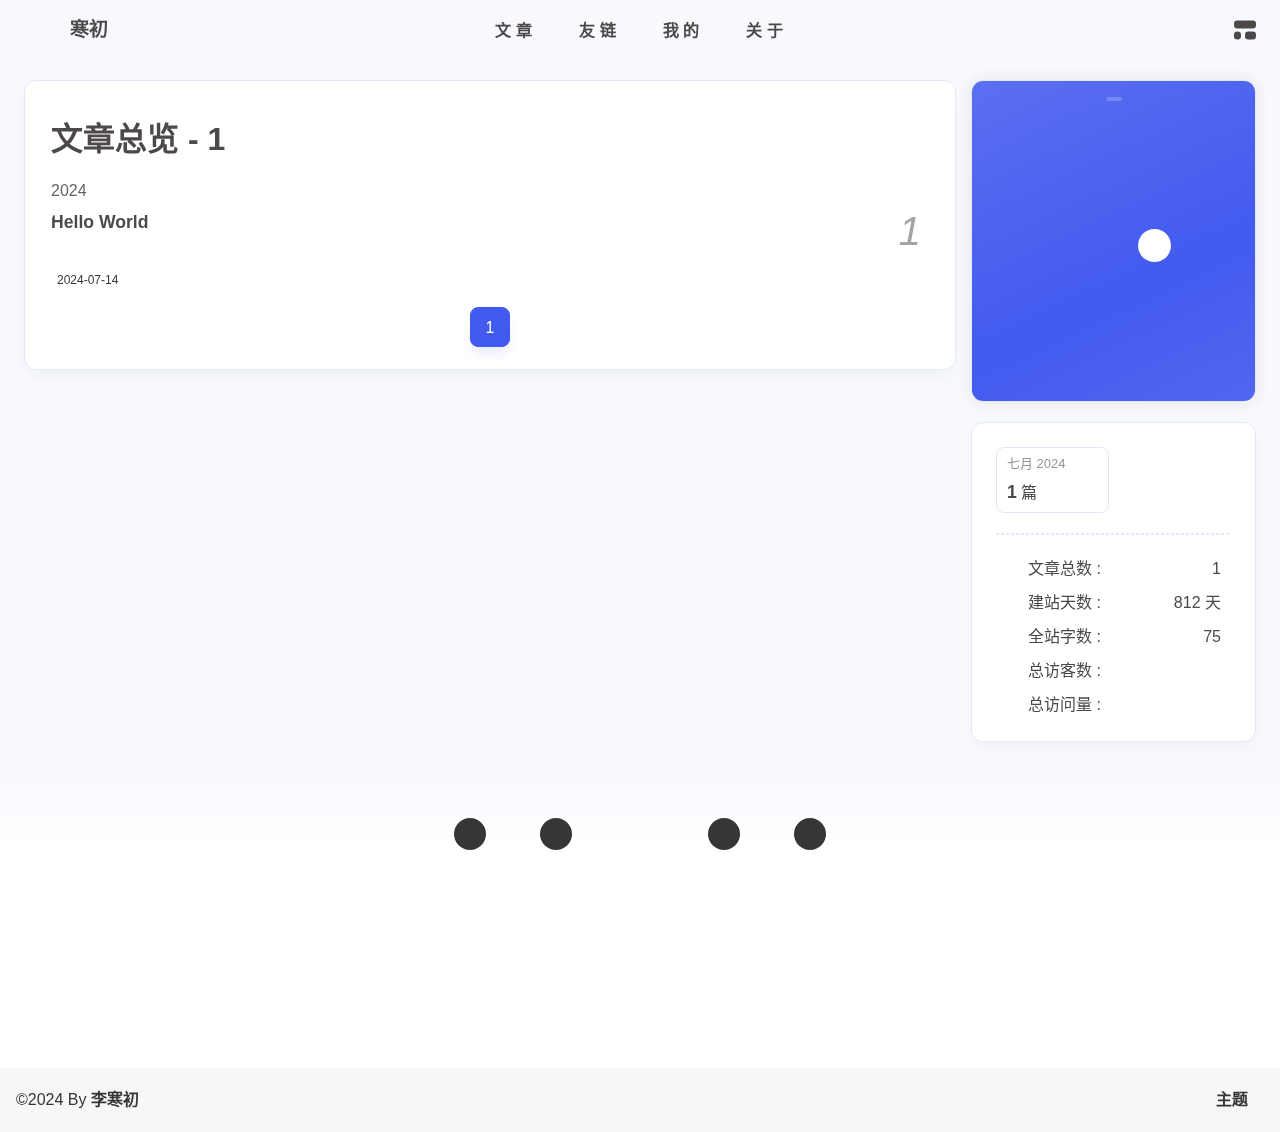
<file: archives/2024/index.html>
<!DOCTYPE html><html lang="zh-CN" data-theme="light"><head><meta charset="UTF-8"><meta http-equiv="X-UA-Compatible" content="IE=edge"><meta name="viewport" content="width=device-width, initial-scale=1.0, user-scalable=no"><title>2024 | 寒初</title><meta name="author" content="李寒初"><meta name="copyright" content="李寒初"><meta name="format-detection" content="telephone=no"><meta name="theme-color" content="#f7f9fe"><meta name="mobile-web-app-capable" content="yes"><meta name="apple-touch-fullscreen" content="yes"><meta name="apple-mobile-web-app-title" content="2024"><meta name="application-name" content="2024"><meta name="apple-mobile-web-app-capable" content="yes"><meta name="apple-mobile-web-app-status-bar-style" content="#f7f9fe"><meta property="og:type" content="website"><meta property="og:title" content="2024"><meta property="og:url" content="https://gnight6.github.io/archives/2024/index.html"><meta property="og:site_name" content="寒初"><meta property="og:description" content="2024"><meta property="og:locale" content="zh-CN"><meta property="og:image" content="https://gnight6.github.io/img/avent.jpg"><meta property="article:author" content="李寒初"><meta property="article:tag"><meta name="twitter:card" content="summary"><meta name="twitter:image" content="https://gnight6.github.io/img/avent.jpg"><meta name="description" content="2024"><link rel="shortcut icon" href="/img/logo.png"><link rel="canonical" href="https://gnight6.github.io/archives/2024/"><link rel="preconnect" href="//cdn.cbd.int"/><link rel="preconnect" href="//hm.baidu.com"/><link rel="preconnect" href="//busuanzi.ibruce.info"/><meta name="google-site-verification" content="xxx"/><meta name="baidu-site-verification" content="code-xxx"/><meta name="msvalidate.01" content="xxx"/><link rel="manifest" href="/manifest.json"/><meta name="msapplication-TileColor" content="var(--anzhiyu-main)"/><link rel="mask-icon" href="/img/siteicon/apple-icon-180.png" color="#5bbad5"/><link rel="apple-touch-icon" sizes="180x180" href="/img/siteicon/apple-icon-180.png"/><link rel="apple-touch-icon-precomposed" sizes="180x180" href="/img/siteicon/apple-icon-180.png"/><link rel="icon" type="image/png" sizes="32x32" href="/img/siteicon/32.png"/><link rel="icon" type="image/png" sizes="16x16" href="/img/siteicon/16.png"/><link rel="bookmark" href="/img/siteicon/apple-icon-180.png"/><link rel="apple-touch-startup-image" href="/img/siteicon/apple-splash-2048-2732.jpg" media="(device-width: 1024px) and (device-height: 1366px) and (-webkit-device-pixel-ratio: 2) and (orientation: portrait)"/><link rel="apple-touch-startup-image" href="/img/siteicon/apple-splash-2732-2048.jpg" media="(device-width: 1024px) and (device-height: 1366px) and (-webkit-device-pixel-ratio: 2) and (orientation: landscape)"/><link rel="apple-touch-startup-image" href="/img/siteicon/apple-splash-1668-2388.jpg" media="(device-width: 834px) and (device-height: 1194px) and (-webkit-device-pixel-ratio: 2) and (orientation: portrait)"/><link rel="apple-touch-startup-image" href="/img/siteicon/apple-splash-2388-1668.jpg" media="(device-width: 834px) and (device-height: 1194px) and (-webkit-device-pixel-ratio: 2) and (orientation: landscape)"/><link rel="apple-touch-startup-image" href="/img/siteicon/apple-splash-1536-2048.jpg" media="(device-width: 768px) and (device-height: 1024px) and (-webkit-device-pixel-ratio: 2) and (orientation: portrait)"/><link rel="apple-touch-startup-image" href="/img/siteicon/apple-splash-2048-1536.jpg" media="(device-width: 768px) and (device-height: 1024px) and (-webkit-device-pixel-ratio: 2) and (orientation: landscape)"/><link rel="apple-touch-startup-image" href="/img/siteicon/apple-splash-1668-2224.jpg" media="(device-width: 834px) and (device-height: 1112px) and (-webkit-device-pixel-ratio: 2) and (orientation: portrait)"/><link rel="apple-touch-startup-image" href="/img/siteicon/apple-splash-2224-1668.jpg" media="(device-width: 834px) and (device-height: 1112px) and (-webkit-device-pixel-ratio: 2) and (orientation: landscape)"/><link rel="apple-touch-startup-image" href="/img/siteicon/apple-splash-1620-2160.jpg" media="(device-width: 810px) and (device-height: 1080px) and (-webkit-device-pixel-ratio: 2) and (orientation: portrait)"/><link rel="apple-touch-startup-image" href="/img/siteicon/apple-splash-2160-1620.jpg" media="(device-width: 810px) and (device-height: 1080px) and (-webkit-device-pixel-ratio: 2) and (orientation: landscape)"/><link rel="apple-touch-startup-image" href="/img/siteicon/apple-splash-1290-2796.jpg" media="(device-width: 430px) and (device-height: 932px) and (-webkit-device-pixel-ratio: 3) and (orientation: portrait)"/><link rel="apple-touch-startup-image" href="/img/siteicon/apple-splash-2796-1290.jpg" media="(device-width: 430px) and (device-height: 932px) and (-webkit-device-pixel-ratio: 3) and (orientation: landscape)"/><link rel="apple-touch-startup-image" href="/img/siteicon/apple-splash-1179-2556.jpg" media="(device-width: 393px) and (device-height: 852px) and (-webkit-device-pixel-ratio: 3) and (orientation: portrait)"/><link rel="apple-touch-startup-image" href="/img/siteicon/apple-splash-2556-1179.jpg" media="(device-width: 393px) and (device-height: 852px) and (-webkit-device-pixel-ratio: 3) and (orientation: landscape)"/><link rel="apple-touch-startup-image" href="/img/siteicon/apple-splash-1284-2778.jpg" media="(device-width: 428px) and (device-height: 926px) and (-webkit-device-pixel-ratio: 3) and (orientation: portrait)"/><link rel="apple-touch-startup-image" href="/img/siteicon/apple-splash-2778-1284.jpg" media="(device-width: 428px) and (device-height: 926px) and (-webkit-device-pixel-ratio: 3) and (orientation: landscape)"/><link rel="apple-touch-startup-image" href="/img/siteicon/apple-splash-1170-2532.jpg" media="(device-width: 390px) and (device-height: 844px) and (-webkit-device-pixel-ratio: 3) and (orientation: portrait)"/><link rel="apple-touch-startup-image" href="/img/siteicon/apple-splash-2532-1170.jpg" media="(device-width: 390px) and (device-height: 844px) and (-webkit-device-pixel-ratio: 3) and (orientation: landscape)"/><link rel="apple-touch-startup-image" href="/img/siteicon/apple-splash-1125-2436.jpg" media="(device-width: 375px) and (device-height: 812px) and (-webkit-device-pixel-ratio: 3) and (orientation: portrait)"/><link rel="apple-touch-startup-image" href="/img/siteicon/apple-splash-2436-1125.jpg" media="(device-width: 375px) and (device-height: 812px) and (-webkit-device-pixel-ratio: 3) and (orientation: landscape)"/><link rel="apple-touch-startup-image" href="/img/siteicon/apple-splash-1242-2688.jpg" media="(device-width: 414px) and (device-height: 896px) and (-webkit-device-pixel-ratio: 3) and (orientation: portrait)"/><link rel="apple-touch-startup-image" href="/img/siteicon/apple-splash-2688-1242.jpg" media="(device-width: 414px) and (device-height: 896px) and (-webkit-device-pixel-ratio: 3) and (orientation: landscape)"/><link rel="apple-touch-startup-image" href="/img/siteicon/apple-splash-828-1792.jpg" media="(device-width: 414px) and (device-height: 896px) and (-webkit-device-pixel-ratio: 2) and (orientation: portrait)"/><link rel="apple-touch-startup-image" href="/img/siteicon/apple-splash-1792-828.jpg" media="(device-width: 414px) and (device-height: 896px) and (-webkit-device-pixel-ratio: 2) and (orientation: landscape)"/><link rel="apple-touch-startup-image" href="/img/siteicon/apple-splash-1242-2208.jpg" media="(device-width: 414px) and (device-height: 736px) and (-webkit-device-pixel-ratio: 3) and (orientation: portrait)"/><link rel="apple-touch-startup-image" href="/img/siteicon/apple-splash-2208-1242.jpg" media="(device-width: 414px) and (device-height: 736px) and (-webkit-device-pixel-ratio: 3) and (orientation: landscape)"/><link rel="apple-touch-startup-image" href="/img/siteicon/apple-splash-750-1334.jpg" media="(device-width: 375px) and (device-height: 667px) and (-webkit-device-pixel-ratio: 2) and (orientation: portrait)"/><link rel="apple-touch-startup-image" href="/img/siteicon/apple-splash-1334-750.jpg" media="(device-width: 375px) and (device-height: 667px) and (-webkit-device-pixel-ratio: 2) and (orientation: landscape)"/><link rel="apple-touch-startup-image" href="/img/siteicon/apple-splash-640-1136.jpg" media="(device-width: 320px) and (device-height: 568px) and (-webkit-device-pixel-ratio: 2) and (orientation: portrait)"/><link rel="apple-touch-startup-image" href="/img/siteicon/apple-splash-1136-640.jpg" media="(device-width: 320px) and (device-height: 568px) and (-webkit-device-pixel-ratio: 2) and (orientation: landscape)"/><link rel="stylesheet" href="/css/index.css"><link rel="stylesheet" href="https://cdn.cbd.int/node-snackbar@0.1.16/dist/snackbar.min.css" media="print" onload="this.media='all'"><link rel="stylesheet" href="https://cdn.cbd.int/@fancyapps/ui@5.0.28/dist/fancybox/fancybox.css" media="print" onload="this.media='all'"><script>var _hmt = _hmt || [];
(function() {
  var hm = document.createElement("script");
  hm.src = "https://hm.baidu.com/hm.js?9c9de7b043da55645f158c6094981dbc";
  var s = document.getElementsByTagName("script")[0]; 
  s.parentNode.insertBefore(hm, s);
})();
</script><script>const GLOBAL_CONFIG = {
  linkPageTop: undefined,
  peoplecanvas: {"enable":true,"img":"https://upload-bbs.miyoushe.com/upload/2023/09/03/125766904/ee23df8517f3c3e3efc4145658269c06_5714860933110284659.png"},
  postHeadAiDescription: {"enable":true,"gptName":"AnZhiYu","mode":"local","switchBtn":false,"btnLink":"https://afdian.net/item/886a79d4db6711eda42a52540025c377","randomNum":3,"basicWordCount":1000,"key":"xxxx","Referer":"https://xx.xx/"},
  diytitle: {"enable":true,"leaveTitle":"w(ﾟДﾟ)w 不要走！再看看嘛！","backTitle":"♪(^∇^*)欢迎肥来！"},
  LA51: undefined,
  greetingBox: {"enable":true,"default":"晚上好👋","list":[{"greeting":"晚安😴","startTime":0,"endTime":5},{"greeting":"早上好鸭👋, 祝你一天好心情！","startTime":6,"endTime":9},{"greeting":"上午好👋, 状态很好，鼓励一下～","startTime":10,"endTime":10},{"greeting":"11点多啦, 在坚持一下就吃饭啦～","startTime":11,"endTime":11},{"greeting":"午安👋, 宝贝","startTime":12,"endTime":14},{"greeting":"🌈充实的一天辛苦啦！","startTime":14,"endTime":18},{"greeting":"19点喽, 奖励一顿丰盛的大餐吧🍔。","startTime":19,"endTime":19},{"greeting":"晚上好👋, 在属于自己的时间好好放松😌~","startTime":20,"endTime":24}]},
  twikooEnvId: '',
  commentBarrageConfig:undefined,
  root: '/',
  preloader: {"source":3},
  friends_vue_info: undefined,
  navMusic: true,
  mainTone: {"mode":"api","api":"https://img2color-go.vercel.app/api?img=","cover_change":true},
  authorStatus: {"skills":null},
  algolia: undefined,
  localSearch: undefined,
  translate: {"defaultEncoding":2,"translateDelay":0,"msgToTraditionalChinese":"繁","msgToSimplifiedChinese":"简","rightMenuMsgToTraditionalChinese":"转为繁体","rightMenuMsgToSimplifiedChinese":"转为简体"},
  noticeOutdate: undefined,
  highlight: {"plugin":"highlight.js","highlightCopy":true,"highlightLang":true,"highlightHeightLimit":330},
  copy: {
    success: '复制成功',
    error: '复制错误',
    noSupport: '浏览器不支持'
  },
  relativeDate: {
    homepage: false,
    simplehomepage: true,
    post: false
  },
  runtime: '天',
  date_suffix: {
    just: '刚刚',
    min: '分钟前',
    hour: '小时前',
    day: '天前',
    month: '个月前'
  },
  copyright: {"copy":true,"copyrightEbable":false,"limitCount":50,"languages":{"author":"作者: 李寒初","link":"链接: ","source":"来源: 寒初","info":"著作权归作者所有。商业转载请联系作者获得授权，非商业转载请注明出处。","copySuccess":"复制成功，复制和转载请标注本文地址"}},
  lightbox: 'fancybox',
  Snackbar: {"chs_to_cht":"你已切换为繁体","cht_to_chs":"你已切换为简体","day_to_night":"你已切换为深色模式","night_to_day":"你已切换为浅色模式","bgLight":"#49b1f5","bgDark":"#2d3035","position":"bottom-left"},
  source: {
    justifiedGallery: {
      js: 'https://cdn.cbd.int/flickr-justified-gallery@2.1.2/dist/fjGallery.min.js',
      css: 'https://cdn.cbd.int/flickr-justified-gallery@2.1.2/dist/fjGallery.css'
    }
  },
  isPhotoFigcaption: false,
  islazyload: true,
  isAnchor: false,
  shortcutKey: {"enable":true,"delay":100,"shiftDelay":200},
  autoDarkmode: true
}</script><script id="config-diff">var GLOBAL_CONFIG_SITE = {
  configTitle: '寒初',
  title: '2024',
  postAI: '',
  pageFillDescription: '',
  isPost: false,
  isHome: false,
  isHighlightShrink: true,
  isToc: false,
  postUpdate: '2024-07-16 12:09:03',
  postMainColor: '',
}</script><noscript><style type="text/css">
  #nav {
    opacity: 1
  }
  .justified-gallery img {
    opacity: 1
  }

  #recent-posts time,
  #post-meta time {
    display: inline !important
  }
</style></noscript><script>(win=>{
      win.saveToLocal = {
        set: (key, value, ttl) => {
          if (ttl === 0) return
          const now = Date.now()
          const expiry = now + ttl * 86400000
          const item = {
            value,
            expiry
          }
          localStorage.setItem(key, JSON.stringify(item))
        },
      
        get: key => {
          const itemStr = localStorage.getItem(key)
      
          if (!itemStr) {
            return undefined
          }
          const item = JSON.parse(itemStr)
          const now = Date.now()
      
          if (now > item.expiry) {
            localStorage.removeItem(key)
            return undefined
          }
          return item.value
        }
      }
    
      win.getScript = (url, attr = {}) => new Promise((resolve, reject) => {
        const script = document.createElement('script')
        script.src = url
        script.async = true
        script.onerror = reject
        script.onload = script.onreadystatechange = function() {
          const loadState = this.readyState
          if (loadState && loadState !== 'loaded' && loadState !== 'complete') return
          script.onload = script.onreadystatechange = null
          resolve()
        }

        Object.keys(attr).forEach(key => {
          script.setAttribute(key, attr[key])
        })

        document.head.appendChild(script)
      })
    
      win.getCSS = (url, id = false) => new Promise((resolve, reject) => {
        const link = document.createElement('link')
        link.rel = 'stylesheet'
        link.href = url
        if (id) link.id = id
        link.onerror = reject
        link.onload = link.onreadystatechange = function() {
          const loadState = this.readyState
          if (loadState && loadState !== 'loaded' && loadState !== 'complete') return
          link.onload = link.onreadystatechange = null
          resolve()
        }
        document.head.appendChild(link)
      })
    
      win.activateDarkMode = () => {
        document.documentElement.setAttribute('data-theme', 'dark')
        if (document.querySelector('meta[name="theme-color"]') !== null) {
          document.querySelector('meta[name="theme-color"]').setAttribute('content', '#18171d')
        }
      }
      win.activateLightMode = () => {
        document.documentElement.setAttribute('data-theme', 'light')
        if (document.querySelector('meta[name="theme-color"]') !== null) {
          document.querySelector('meta[name="theme-color"]').setAttribute('content', '#f7f9fe')
        }
      }
      const t = saveToLocal.get('theme')
    
          const isDarkMode = window.matchMedia('(prefers-color-scheme: dark)').matches
          const isLightMode = window.matchMedia('(prefers-color-scheme: light)').matches
          const isNotSpecified = window.matchMedia('(prefers-color-scheme: no-preference)').matches
          const hasNoSupport = !isDarkMode && !isLightMode && !isNotSpecified

          if (t === undefined) {
            if (isLightMode) activateLightMode()
            else if (isDarkMode) activateDarkMode()
            else if (isNotSpecified || hasNoSupport) {
              const now = new Date()
              const hour = now.getHours()
              const isNight = hour <= 6 || hour >= 18
              isNight ? activateDarkMode() : activateLightMode()
            }
            window.matchMedia('(prefers-color-scheme: dark)').addListener(e => {
              if (saveToLocal.get('theme') === undefined) {
                e.matches ? activateDarkMode() : activateLightMode()
              }
            })
          } else if (t === 'light') activateLightMode()
          else activateDarkMode()
        
      const asideStatus = saveToLocal.get('aside-status')
      if (asideStatus !== undefined) {
        if (asideStatus === 'hide') {
          document.documentElement.classList.add('hide-aside')
        } else {
          document.documentElement.classList.remove('hide-aside')
        }
      }
    
      const detectApple = () => {
        if(/iPad|iPhone|iPod|Macintosh/.test(navigator.userAgent)){
          document.documentElement.classList.add('apple')
        }
      }
      detectApple()
    })(window)</script><meta name="generator" content="Hexo 7.3.0"></head><body data-type="anzhiyu"><div id="web_bg"></div><div id="an_music_bg"></div><div id="loading-box" onclick="document.getElementById(&quot;loading-box&quot;).classList.add(&quot;loaded&quot;)"><div class="loading-bg"><img class="loading-img nolazyload" alt="加载头像" src="/img/avent.jpg"/><div class="loading-image-dot"></div></div></div><script>const preloader = {
  endLoading: () => {
    document.getElementById('loading-box').classList.add("loaded");
  },
  initLoading: () => {
    document.getElementById('loading-box').classList.remove("loaded")
  }
}
window.addEventListener('load',()=> { preloader.endLoading() })
setTimeout(function(){preloader.endLoading();},10000)

if (true) {
  document.addEventListener('pjax:send', () => { preloader.initLoading() })
  document.addEventListener('pjax:complete', () => { preloader.endLoading() })
}</script><link rel="stylesheet" href="https://cdn.cbd.int/anzhiyu-theme-static@1.1.10/progress_bar/progress_bar.css"/><script async="async" src="https://cdn.cbd.int/pace-js@1.2.4/pace.min.js" data-pace-options="{ &quot;restartOnRequestAfter&quot;:false,&quot;eventLag&quot;:false}"></script><div class="page" id="body-wrap"><header class="not-top-img" id="page-header"><nav id="nav"><div id="nav-group"><span id="blog_name"><div class="back-home-button"><i class="anzhiyufont anzhiyu-icon-grip-vertical"></i><div class="back-menu-list-groups"><div class="back-menu-list-group"><div class="back-menu-list-title">网页</div><div class="back-menu-list"><a class="back-menu-item" href="https://gNight6.github.io" title="博客"><img class="back-menu-item-icon" src= "[data-uri]" onerror="this.onerror=null,this.src=&quot;/img/404.jpg&quot;" data-lazy-src="/img/logo.png" alt="博客"/><span class="back-menu-item-text">博客</span></a></div></div><div class="back-menu-list-group"><div class="back-menu-list-title">项目</div><div class="back-menu-list"><a class="back-menu-item" target="_blank" rel="noopener" href="https://image.anheyu.com/" title="安知鱼图床"><img class="back-menu-item-icon" src= "[data-uri]" onerror="this.onerror=null,this.src=&quot;/img/404.jpg&quot;" data-lazy-src="https://image.anheyu.com/favicon.ico" alt="安知鱼图床"/><span class="back-menu-item-text">安知鱼图床</span></a></div></div></div></div><a id="site-name" href="/" accesskey="h"><div class="title">寒初</div><i class="anzhiyufont anzhiyu-icon-house-chimney"></i></a><div id="he-plugin-simple"></div><script>var WIDGET = {
  "CONFIG": {
    "modules": "0124",
    "background": "2",
    "tmpColor": "FFFFFF",
    "tmpSize": "16",
    "cityColor": "FFFFFF",
    "citySize": "16",
    "aqiColor": "E8D87B",
    "aqiSize": "16",
    "weatherIconSize": "24",
    "alertIconSize": "18",
    "padding": "10px 10px 10px 10px",
    "shadow": "0",
    "language": "auto",
    "borderRadius": "20",
    "fixed": "true",
    "vertical": "top",
    "horizontal": "left",
    "left": "20",
    "top": "7.1",
    "key": "df245676fb434a0691ead1c63341cd94"
  }
}
</script><link rel="stylesheet" href="https://widget.qweather.net/simple/static/css/he-simple.css?v=1.4.0"/><script src="https://widget.qweather.net/simple/static/js/he-simple.js?v=1.4.0"></script></span><div class="mask-name-container"><div id="name-container"><a id="page-name" href="javascript:anzhiyu.scrollToDest(0, 500)">PAGE_NAME</a></div></div><div id="menus"><div class="menus_items"><div class="menus_item"><a class="site-page" href="javascript:void(0);"><span> 文章</span></a><ul class="menus_item_child"><li><a class="site-page child faa-parent animated-hover" href="/archives/"><i class="anzhiyufont anzhiyu-icon-box-archive faa-tada" style="font-size: 0.9em;"></i><span> 隧道</span></a></li><li><a class="site-page child faa-parent animated-hover" href="/categories/"><i class="anzhiyufont anzhiyu-icon-shapes faa-tada" style="font-size: 0.9em;"></i><span> 分类</span></a></li><li><a class="site-page child faa-parent animated-hover" href="/tags/"><i class="anzhiyufont anzhiyu-icon-tags faa-tada" style="font-size: 0.9em;"></i><span> 标签</span></a></li></ul></div><div class="menus_item"><a class="site-page" href="javascript:void(0);"><span> 友链</span></a><ul class="menus_item_child"><li><a class="site-page child faa-parent animated-hover" href="/link/"><i class="anzhiyufont anzhiyu-icon-link faa-tada" style="font-size: 0.9em;"></i><span> 友人帐</span></a></li><li><a class="site-page child faa-parent animated-hover" href="/comments/"><i class="anzhiyufont anzhiyu-icon-envelope faa-tada" style="font-size: 0.9em;"></i><span> 留言板</span></a></li></ul></div><div class="menus_item"><a class="site-page" href="javascript:void(0);"><span> 我的</span></a><ul class="menus_item_child"><li><a class="site-page child faa-parent animated-hover" href="/music/?id=2660284705&amp;server=netease"><i class="anzhiyufont anzhiyu-icon-music faa-tada" style="font-size: 0.9em;"></i><span> 音乐馆</span></a></li><li><a class="site-page child faa-parent animated-hover" href="/album/"><i class="anzhiyufont anzhiyu-icon-images faa-tada" style="font-size: 0.9em;"></i><span> 相册集</span></a></li><li><a class="site-page child faa-parent animated-hover" href="/air-conditioner/"><i class="anzhiyufont anzhiyu-icon-fan faa-tada" style="font-size: 0.9em;"></i><span> 小空调</span></a></li></ul></div><div class="menus_item"><a class="site-page" href="javascript:void(0);"><span> 关于</span></a><ul class="menus_item_child"><li><a class="site-page child faa-parent animated-hover" href="/about/"><i class="anzhiyufont anzhiyu-icon-paper-plane faa-tada" style="font-size: 0.9em;"></i><span> 关于本人</span></a></li><li><a class="site-page child faa-parent animated-hover" href="/essay/"><i class="anzhiyufont anzhiyu-icon-lightbulb faa-tada" style="font-size: 0.9em;"></i><span> 闲言碎语</span></a></li><li><a class="site-page child faa-parent animated-hover" href="javascript:toRandomPost()"><i class="anzhiyufont anzhiyu-icon-shoe-prints1 faa-tada" style="font-size: 0.9em;"></i><span> 随便逛逛</span></a></li></ul></div></div></div><div id="nav-right"><div class="nav-button only-home" id="travellings_button" title="随机前往一个开往项目网站"><a class="site-page" onclick="anzhiyu.totraveling()" title="随机前往一个开往项目网站" href="javascript:void(0);" rel="external nofollow" data-pjax-state="external"><i class="anzhiyufont anzhiyu-icon-train"></i></a></div><div class="nav-button" id="randomPost_button"><a class="site-page" onclick="toRandomPost()" title="随机前往一个文章" href="javascript:void(0);"><i class="anzhiyufont anzhiyu-icon-dice"></i></a></div><input id="center-console" type="checkbox"/><label class="widget" for="center-console" title="中控台" onclick="anzhiyu.switchConsole();"><i class="left"></i><i class="widget center"></i><i class="widget right"></i></label><div id="console"><div class="console-card-group-reward"><ul class="reward-all console-card"><li class="reward-item"><a href="https://npm.elemecdn.com/anzhiyu-blog@1.1.6/img/post/common/qrcode-weichat.png" target="_blank"><img class="post-qr-code-img" alt="微信" src= "[data-uri]" onerror="this.onerror=null,this.src=&quot;/img/404.jpg&quot;" data-lazy-src="https://npm.elemecdn.com/anzhiyu-blog@1.1.6/img/post/common/qrcode-weichat.png"/></a><div class="post-qr-code-desc">微信</div></li><li class="reward-item"><a href="https://npm.elemecdn.com/anzhiyu-blog@1.1.6/img/post/common/qrcode-alipay.png" target="_blank"><img class="post-qr-code-img" alt="支付宝" src= "[data-uri]" onerror="this.onerror=null,this.src=&quot;/img/404.jpg&quot;" data-lazy-src="https://npm.elemecdn.com/anzhiyu-blog@1.1.6/img/post/common/qrcode-alipay.png"/></a><div class="post-qr-code-desc">支付宝</div></li></ul></div><div class="console-card-group"><div class="console-card-group-left"><div class="console-card" id="card-newest-comments"><div class="card-content"><div class="author-content-item-tips">互动</div><span class="author-content-item-title"> 最新评论</span></div><div class="aside-list"><span>正在加载中...</span></div></div></div><div class="console-card-group-right"><div class="console-card tags"><div class="card-content"><div class="author-content-item-tips">兴趣点</div><span class="author-content-item-title">寻找你感兴趣的领域</span></div></div><div class="console-card history"><div class="item-headline"><i class="anzhiyufont anzhiyu-icon-box-archiv"></i><span>文章</span></div><div class="card-archives"><div class="item-headline"><i class="anzhiyufont anzhiyu-icon-archive"></i><span>归档</span></div><ul class="card-archive-list"><li class="card-archive-list-item"><a class="card-archive-list-link" href="/archives/2024/07/"><span class="card-archive-list-date">七月 2024</span><div class="card-archive-list-count-group"><span class="card-archive-list-count">1</span><span>篇</span></div></a></li></ul></div><hr/></div></div></div><div class="button-group"><div class="console-btn-item"><a class="darkmode_switchbutton" title="显示模式切换" href="javascript:void(0);"><i class="anzhiyufont anzhiyu-icon-moon"></i></a></div><div class="console-btn-item" id="consoleHideAside" onclick="anzhiyu.hideAsideBtn()" title="边栏显示控制"><a class="asideSwitch"><i class="anzhiyufont anzhiyu-icon-arrows-left-right"></i></a></div><div class="console-btn-item" id="consoleMusic" onclick="anzhiyu.musicToggle()" title="音乐开关"><a class="music-switch"><i class="anzhiyufont anzhiyu-icon-music"></i></a></div><div class="console-btn-item" id="consoleKeyboard" onclick="anzhiyu.keyboardToggle()" title="快捷键开关"><a class="keyboard-switch"><i class="anzhiyufont anzhiyu-icon-keyboard"></i></a></div></div><div class="console-mask" onclick="anzhiyu.hideConsole()" href="javascript:void(0);"></div></div><div class="nav-button" id="nav-totop"><a class="totopbtn" href="javascript:void(0);"><i class="anzhiyufont anzhiyu-icon-arrow-up"></i><span id="percent" onclick="anzhiyu.scrollToDest(0,500)">0</span></a></div><div id="toggle-menu"><a class="site-page" href="javascript:void(0);" title="切换"><i class="anzhiyufont anzhiyu-icon-bars"></i></a></div></div></div></nav></header><main id="blog-container"><div class="layout" id="content-inner"><div id="archive"><div class="article-sort-title">文章总览 - 1</div><div class="article-sort"><div class="article-sort-item year"><span>2024</span></div><div class="article-sort-item no-article-cover"><div class="article-sort-item-info"><a class="article-sort-item-title" href="/2024/07/14/hello-world/" title="Hello World">Hello World</a><span class="article-sort-item-index">1</span><div class="article-meta-wrap"><div class="article-sort-item-time"><i class="anzhiyufont anzhiyu-icon-calendar-alt"></i><time class="post-meta-date-created" datetime="2024-07-14T09:32:15.621Z" title="发表于 2024-07-14 17:32:15">2024-07-14</time></div></div></div></div></div><nav id="pagination"><div class="pagination"><span class="page-number current">1</span></div></nav></div><div class="aside-content" id="aside-content"><div class="card-widget card-info"><div class="card-content"><div class="author-info__sayhi" id="author-info__sayhi" onclick="anzhiyu.changeSayHelloText()"></div><div class="author-info-avatar"><img class="avatar-img" src= "[data-uri]" onerror="this.onerror=null,this.src=&quot;/img/404.jpg&quot;" data-lazy-src="/img/avent.jpg" onerror="this.onerror=null;this.src='/img/friend_404.gif'" alt="avatar"/><div class="author-status"><img class="g-status" src= "[data-uri]" onerror="this.onerror=null,this.src=&quot;/img/404.jpg&quot;" data-lazy-src="https://bu.dusays.com/2023/08/24/64e6ce9c507bb.png" alt="status"/></div></div><div class="author-info__description"></div></div></div><div class="sticky_layout"><div class="card-widget"><div class="card-archives"><div class="item-headline"><i class="anzhiyufont anzhiyu-icon-archive"></i><span>归档</span></div><ul class="card-archive-list"><li class="card-archive-list-item"><a class="card-archive-list-link" href="/archives/2024/07/"><span class="card-archive-list-date">七月 2024</span><div class="card-archive-list-count-group"><span class="card-archive-list-count">1</span><span>篇</span></div></a></li></ul></div><hr/><div class="card-webinfo"><div class="item-headline"><i class="anzhiyufont anzhiyu-icon-chart-line"></i><span>网站资讯</span></div><div class="webinfo"><div class="webinfo-item"><div class="webinfo-item-title"><i class="anzhiyufont anzhiyu-icon-file-lines"></i><div class="item-name">文章总数 :</div></div><div class="item-count">1</div></div><div class="webinfo-item"><div class="webinfo-item-title"><i class="anzhiyufont anzhiyu-icon-stopwatch"></i><div class="item-name">建站天数 :</div></div><div class="item-count" id="runtimeshow" data-publishDate="2024-05-04T04:00:00.000Z"><i class="anzhiyufont anzhiyu-icon-spinner anzhiyu-spin"></i></div></div><div class="webinfo-item"><div class="webinfo-item-title"><i class="anzhiyufont anzhiyu-icon-font"></i><div class="item-name">全站字数 :</div></div><div class="item-count">75</div></div><div class="webinfo-item"><div class="webinfo-item-title"><i class="anzhiyufont anzhiyu-icon-universal-access"></i><div class="item-name">总访客数 :</div></div><div class="item-count" id="busuanzi_value_site_uv"><i class="anzhiyufont anzhiyu-icon-spinner anzhiyu-spin"></i></div></div><div class="webinfo-item"><div class="webinfo-item-title"><i class="anzhiyufont anzhiyu-icon-square-poll-vertical"></i><div class="item-name">总访问量 :</div></div><div class="item-count" id="busuanzi_value_site_pv"><i class="anzhiyufont anzhiyu-icon-spinner anzhiyu-spin"></i></div></div></div></div></div></div></div></div></main><footer id="footer"><div id="footer-wrap"><div id="footer_deal"><a class="deal_link" href="mailto:anzhiyu-c@qq.com" title="email"><i class="anzhiyufont anzhiyu-icon-envelope"></i></a><a class="deal_link" target="_blank" rel="noopener" href="https://weibo.com/u/6378063631" title="微博"><i class="anzhiyufont anzhiyu-icon-weibo"></i></a><img class="footer_mini_logo" title="返回顶部" alt="返回顶部" onclick="anzhiyu.scrollToDest(0, 500)" src= "[data-uri]" onerror="this.onerror=null,this.src=&quot;/img/404.jpg&quot;" data-lazy-src="img/avent.jpg" size="50px"/><a class="deal_link" target="_blank" rel="noopener" href="https://github.com/anzhiyu-c" title="Github"><i class="anzhiyufont anzhiyu-icon-github"></i></a><a class="deal_link" target="_blank" rel="noopener" href="https://v.douyin.com/DwCpMEy/" title="抖音"><i class="anzhiyufont anzhiyu-icon-tiktok"></i></a></div><div id="workboard"><img class="workSituationImg boardsign" src= "[data-uri]" onerror="this.onerror=null,this.src=&quot;/img/404.jpg&quot;" data-lazy-src="https://npm.elemecdn.com/anzhiyu-blog@2.0.4/img/badge/安知鱼-上班摸鱼中.svg" alt="距离月入25k也就还差一个大佬带我~" title="距离月入25k也就还差一个大佬带我~"/><div id="runtimeTextTip"></div></div><p id="ghbdages"><a class="github-badge" target="_blank" href="https://hexo.io/" style="margin-inline:5px" data-title="博客框架为Hexo_v5.4.0" title="博客框架为Hexo_v5.4.0"><img src= "[data-uri]" onerror="this.onerror=null,this.src=&quot;/img/404.jpg&quot;" data-lazy-src="https://npm.elemecdn.com/anzhiyu-blog@2.1.5/img/badge/Frame-Hexo.svg" alt="博客框架为Hexo_v5.4.0"/></a><a class="github-badge" target="_blank" href="https://blog.anheyu.com/" style="margin-inline:5px" data-title="本站使用AnZhiYu主题" title="本站使用AnZhiYu主题"><img src= "[data-uri]" onerror="this.onerror=null,this.src=&quot;/img/404.jpg&quot;" data-lazy-src="https://npm.elemecdn.com/anzhiyu-theme-static@1.0.9/img/Theme-AnZhiYu-2E67D3.svg" alt="本站使用AnZhiYu主题"/></a></p></div><div id="footer-bar"><div class="footer-bar-links"><div class="footer-bar-left"><div id="footer-bar-tips"><div class="copyright">&copy;2024 By <a class="footer-bar-link" href="/" title="李寒初" target="_blank">李寒初</a></div></div><div id="footer-type-tips"></div><div class="js-pjax"><script>function subtitleType () {
  fetch('https://v1.hitokoto.cn')
    .then(response => response.json())
    .then(data => {
      if (true) {
        const from = '出自 ' + data.from
        const sub = ["生活明朗&#44; 万物可爱&#44; 人间值得&#44; 未来可期."]
        sub.unshift(data.hitokoto, from)
        window.typed = new Typed('#footer-type-tips', {
          strings: sub,
          startDelay: 300,
          typeSpeed: 150,
          loop: true,
          backSpeed: 50,
        })
      } else {
        document.getElementById('footer-type-tips').innerHTML = data.hitokoto
      }
    })
}

if (true) {
  if (typeof Typed === 'function') {
    subtitleType()
  } else {
    getScript('https://cdn.cbd.int/typed.js@2.1.0/dist/typed.umd.js').then(subtitleType)
  }
} else {
  subtitleType()
}
</script></div></div><div class="footer-bar-right"><a class="footer-bar-link" target="_blank" rel="noopener" href="https://github.com/anzhiyu-c/hexo-theme-anzhiyu" title="主题">主题</a></div></div></div></footer></div><div id="sidebar"><div id="menu-mask"></div><div id="sidebar-menus"><div class="sidebar-site-data site-data is-center"><a href="/archives/" title="archive"><div class="headline">文章</div><div class="length-num">1</div></a><a href="/tags/" title="tag"><div class="headline">标签</div><div class="length-num">0</div></a><a href="/categories/" title="category"><div class="headline">分类</div><div class="length-num">0</div></a></div><span class="sidebar-menu-item-title">功能</span><div class="sidebar-menu-item"><a class="darkmode_switchbutton menu-child" href="javascript:void(0);" title="显示模式"><i class="anzhiyufont anzhiyu-icon-circle-half-stroke"></i><span>显示模式</span></a></div><div class="back-menu-list-groups"><div class="back-menu-list-group"><div class="back-menu-list-title">网页</div><div class="back-menu-list"><a class="back-menu-item" href="https://gNight6.github.io" title="博客"><img class="back-menu-item-icon" src= "[data-uri]" onerror="this.onerror=null,this.src=&quot;/img/404.jpg&quot;" data-lazy-src="/img/logo.png" alt="博客"/><span class="back-menu-item-text">博客</span></a></div></div><div class="back-menu-list-group"><div class="back-menu-list-title">项目</div><div class="back-menu-list"><a class="back-menu-item" target="_blank" rel="noopener" href="https://image.anheyu.com/" title="安知鱼图床"><img class="back-menu-item-icon" src= "[data-uri]" onerror="this.onerror=null,this.src=&quot;/img/404.jpg&quot;" data-lazy-src="https://image.anheyu.com/favicon.ico" alt="安知鱼图床"/><span class="back-menu-item-text">安知鱼图床</span></a></div></div></div><div class="menus_items"><div class="menus_item"><a class="site-page" href="javascript:void(0);"><span> 文章</span></a><ul class="menus_item_child"><li><a class="site-page child faa-parent animated-hover" href="/archives/"><i class="anzhiyufont anzhiyu-icon-box-archive faa-tada" style="font-size: 0.9em;"></i><span> 隧道</span></a></li><li><a class="site-page child faa-parent animated-hover" href="/categories/"><i class="anzhiyufont anzhiyu-icon-shapes faa-tada" style="font-size: 0.9em;"></i><span> 分类</span></a></li><li><a class="site-page child faa-parent animated-hover" href="/tags/"><i class="anzhiyufont anzhiyu-icon-tags faa-tada" style="font-size: 0.9em;"></i><span> 标签</span></a></li></ul></div><div class="menus_item"><a class="site-page" href="javascript:void(0);"><span> 友链</span></a><ul class="menus_item_child"><li><a class="site-page child faa-parent animated-hover" href="/link/"><i class="anzhiyufont anzhiyu-icon-link faa-tada" style="font-size: 0.9em;"></i><span> 友人帐</span></a></li><li><a class="site-page child faa-parent animated-hover" href="/comments/"><i class="anzhiyufont anzhiyu-icon-envelope faa-tada" style="font-size: 0.9em;"></i><span> 留言板</span></a></li></ul></div><div class="menus_item"><a class="site-page" href="javascript:void(0);"><span> 我的</span></a><ul class="menus_item_child"><li><a class="site-page child faa-parent animated-hover" href="/music/?id=2660284705&amp;server=netease"><i class="anzhiyufont anzhiyu-icon-music faa-tada" style="font-size: 0.9em;"></i><span> 音乐馆</span></a></li><li><a class="site-page child faa-parent animated-hover" href="/album/"><i class="anzhiyufont anzhiyu-icon-images faa-tada" style="font-size: 0.9em;"></i><span> 相册集</span></a></li><li><a class="site-page child faa-parent animated-hover" href="/air-conditioner/"><i class="anzhiyufont anzhiyu-icon-fan faa-tada" style="font-size: 0.9em;"></i><span> 小空调</span></a></li></ul></div><div class="menus_item"><a class="site-page" href="javascript:void(0);"><span> 关于</span></a><ul class="menus_item_child"><li><a class="site-page child faa-parent animated-hover" href="/about/"><i class="anzhiyufont anzhiyu-icon-paper-plane faa-tada" style="font-size: 0.9em;"></i><span> 关于本人</span></a></li><li><a class="site-page child faa-parent animated-hover" href="/essay/"><i class="anzhiyufont anzhiyu-icon-lightbulb faa-tada" style="font-size: 0.9em;"></i><span> 闲言碎语</span></a></li><li><a class="site-page child faa-parent animated-hover" href="javascript:toRandomPost()"><i class="anzhiyufont anzhiyu-icon-shoe-prints1 faa-tada" style="font-size: 0.9em;"></i><span> 随便逛逛</span></a></li></ul></div></div><span class="sidebar-menu-item-title">标签</span></div></div><div id="keyboard-tips"><div class="keyboardTitle">博客快捷键</div><div class="keybordList"><div class="keybordItem"><div class="keyGroup"><div class="key">shift K</div></div><div class="keyContent"><div class="content">关闭快捷键功能</div></div></div><div class="keybordItem"><div class="keyGroup"><div class="key">shift A</div></div><div class="keyContent"><div class="content">打开/关闭中控台</div></div></div><div class="keybordItem"><div class="keyGroup"><div class="key">shift M</div></div><div class="keyContent"><div class="content">播放/暂停音乐</div></div></div><div class="keybordItem"><div class="keyGroup"><div class="key">shift D</div></div><div class="keyContent"><div class="content">深色/浅色显示模式</div></div></div><div class="keybordItem"><div class="keyGroup"><div class="key">shift S</div></div><div class="keyContent"><div class="content">站内搜索</div></div></div><div class="keybordItem"><div class="keyGroup"><div class="key">shift R</div></div><div class="keyContent"><div class="content">随机访问</div></div></div><div class="keybordItem"><div class="keyGroup"><div class="key">shift H</div></div><div class="keyContent"><div class="content">返回首页</div></div></div><div class="keybordItem"><div class="keyGroup"><div class="key">shift F</div></div><div class="keyContent"><div class="content">友链鱼塘</div></div></div><div class="keybordItem"><div class="keyGroup"><div class="key">shift L</div></div><div class="keyContent"><div class="content">友链页面</div></div></div><div class="keybordItem"><div class="keyGroup"><div class="key">shift P</div></div><div class="keyContent"><div class="content">关于本站</div></div></div><div class="keybordItem"><div class="keyGroup"><div class="key">shift I</div></div><div class="keyContent"><div class="content">原版/本站右键菜单</div></div></div></div></div><div id="rightside"><div id="rightside-config-hide"><button id="translateLink" type="button" title="简繁转换">繁</button><button id="darkmode" type="button" title="浅色和深色模式转换"><i class="anzhiyufont anzhiyu-icon-circle-half-stroke"></i></button><button id="hide-aside-btn" type="button" title="单栏和双栏切换"><i class="anzhiyufont anzhiyu-icon-arrows-left-right"></i></button></div><div id="rightside-config-show"><button id="rightside-config" type="button" title="设置"><i class="anzhiyufont anzhiyu-icon-gear"></i></button><button id="go-up" type="button" title="回到顶部"><i class="anzhiyufont anzhiyu-icon-arrow-up"></i></button></div></div><div id="nav-music"><a id="nav-music-hoverTips" onclick="anzhiyu.musicToggle()" accesskey="m">播放音乐</a><div id="console-music-bg"></div><meting-js id="2660284705" server="netease" type="playlist" mutex="true" preload="none" theme="var(--anzhiyu-main)" data-lrctype="0" order="random" volume="0.7"></meting-js></div><div id="rightMenu"><div class="rightMenu-group rightMenu-small"><div class="rightMenu-item" id="menu-backward"><i class="anzhiyufont anzhiyu-icon-arrow-left"></i></div><div class="rightMenu-item" id="menu-forward"><i class="anzhiyufont anzhiyu-icon-arrow-right"></i></div><div class="rightMenu-item" id="menu-refresh"><i class="anzhiyufont anzhiyu-icon-arrow-rotate-right" style="font-size: 1rem;"></i></div><div class="rightMenu-item" id="menu-top"><i class="anzhiyufont anzhiyu-icon-arrow-up"></i></div></div><div class="rightMenu-group rightMenu-line rightMenuPlugin"><div class="rightMenu-item" id="menu-copytext"><i class="anzhiyufont anzhiyu-icon-copy"></i><span>复制选中文本</span></div><div class="rightMenu-item" id="menu-pastetext"><i class="anzhiyufont anzhiyu-icon-paste"></i><span>粘贴文本</span></div><a class="rightMenu-item" id="menu-commenttext"><i class="anzhiyufont anzhiyu-icon-comment-medical"></i><span>引用到评论</span></a><div class="rightMenu-item" id="menu-newwindow"><i class="anzhiyufont anzhiyu-icon-window-restore"></i><span>新窗口打开</span></div><div class="rightMenu-item" id="menu-copylink"><i class="anzhiyufont anzhiyu-icon-link"></i><span>复制链接地址</span></div><div class="rightMenu-item" id="menu-copyimg"><i class="anzhiyufont anzhiyu-icon-images"></i><span>复制此图片</span></div><div class="rightMenu-item" id="menu-downloadimg"><i class="anzhiyufont anzhiyu-icon-download"></i><span>下载此图片</span></div><div class="rightMenu-item" id="menu-newwindowimg"><i class="anzhiyufont anzhiyu-icon-window-restore"></i><span>新窗口打开图片</span></div><div class="rightMenu-item" id="menu-search"><i class="anzhiyufont anzhiyu-icon-magnifying-glass"></i><span>站内搜索</span></div><div class="rightMenu-item" id="menu-searchBaidu"><i class="anzhiyufont anzhiyu-icon-magnifying-glass"></i><span>百度搜索</span></div><div class="rightMenu-item" id="menu-music-toggle"><i class="anzhiyufont anzhiyu-icon-play"></i><span>播放音乐</span></div><div class="rightMenu-item" id="menu-music-back"><i class="anzhiyufont anzhiyu-icon-backward"></i><span>切换到上一首</span></div><div class="rightMenu-item" id="menu-music-forward"><i class="anzhiyufont anzhiyu-icon-forward"></i><span>切换到下一首</span></div><div class="rightMenu-item" id="menu-music-playlist" onclick="window.open(&quot;https://music.163.com/playlist?id=2660284705&amp;userid=1758264601&quot;, &quot;_blank&quot;);" style="display: none;"><i class="anzhiyufont anzhiyu-icon-radio"></i><span>查看所有歌曲</span></div><div class="rightMenu-item" id="menu-music-copyMusicName"><i class="anzhiyufont anzhiyu-icon-copy"></i><span>复制歌名</span></div></div><div class="rightMenu-group rightMenu-line rightMenuOther"><a class="rightMenu-item menu-link" id="menu-randomPost"><i class="anzhiyufont anzhiyu-icon-shuffle"></i><span>随便逛逛</span></a><a class="rightMenu-item menu-link" href="/categories/"><i class="anzhiyufont anzhiyu-icon-cube"></i><span>博客分类</span></a><a class="rightMenu-item menu-link" href="/tags/"><i class="anzhiyufont anzhiyu-icon-tags"></i><span>文章标签</span></a></div><div class="rightMenu-group rightMenu-line rightMenuOther"><a class="rightMenu-item" id="menu-copy" href="javascript:void(0);"><i class="anzhiyufont anzhiyu-icon-copy"></i><span>复制地址</span></a><a class="rightMenu-item" id="menu-commentBarrage" href="javascript:void(0);"><i class="anzhiyufont anzhiyu-icon-message"></i><span class="menu-commentBarrage-text">关闭热评</span></a><a class="rightMenu-item" id="menu-darkmode" href="javascript:void(0);"><i class="anzhiyufont anzhiyu-icon-circle-half-stroke"></i><span class="menu-darkmode-text">深色模式</span></a><a class="rightMenu-item" id="menu-translate" href="javascript:void(0);"><i class="anzhiyufont anzhiyu-icon-language"></i><span>轉為繁體</span></a></div></div><div id="rightmenu-mask"></div><div><script src="/js/utils.js"></script><script src="/js/main.js"></script><script src="/js/tw_cn.js"></script><script src="https://cdn.cbd.int/@fancyapps/ui@5.0.28/dist/fancybox/fancybox.umd.js"></script><script src="https://cdn.cbd.int/instant.page@5.2.0/instantpage.js" type="module"></script><script src="https://cdn.cbd.int/vanilla-lazyload@17.8.5/dist/lazyload.iife.min.js"></script><script src="https://cdn.cbd.int/node-snackbar@0.1.16/dist/snackbar.min.js"></script><canvas id="universe"></canvas><script async src="https://npm.elemecdn.com/anzhiyu-theme-static@1.0.0/dark/dark.js"></script><script>// 消除控制台打印
var HoldLog = console.log;
console.log = function () {};
let now1 = new Date();
queueMicrotask(() => {
  const Log = function () {
    HoldLog.apply(console, arguments);
  }; //在恢复前输出日志
  const grt = new Date("05/04/2024 12:00:00"); //此处修改你的建站时间或者网站上线时间
  now1.setTime(now1.getTime() + 250);
  const days = (now1 - grt) / 1000 / 60 / 60 / 24;
  const dnum = Math.floor(days);
  const ascll = [
    `欢迎使用安知鱼!`,
    `生活明朗, 万物可爱`,
    `
        
       █████╗ ███╗   ██╗███████╗██╗  ██╗██╗██╗   ██╗██╗   ██╗
      ██╔══██╗████╗  ██║╚══███╔╝██║  ██║██║╚██╗ ██╔╝██║   ██║
      ███████║██╔██╗ ██║  ███╔╝ ███████║██║ ╚████╔╝ ██║   ██║
      ██╔══██║██║╚██╗██║ ███╔╝  ██╔══██║██║  ╚██╔╝  ██║   ██║
      ██║  ██║██║ ╚████║███████╗██║  ██║██║   ██║   ╚██████╔╝
      ╚═╝  ╚═╝╚═╝  ╚═══╝╚══════╝╚═╝  ╚═╝╚═╝   ╚═╝    ╚═════╝
        
        `,
    "已上线",
    dnum,
    "天",
    "©2024 By 安知鱼 V1.6.12",
  ];
  const ascll2 = [`NCC2-036`, `调用前置摄像头拍照成功，识别为【小笨蛋】.`, `Photo captured: `, `🤪`];

  setTimeout(
    Log.bind(
      console,
      `\n%c${ascll[0]} %c ${ascll[1]} %c ${ascll[2]} %c${ascll[3]}%c ${ascll[4]}%c ${ascll[5]}\n\n%c ${ascll[6]}\n`,
      "color:#425AEF",
      "",
      "color:#425AEF",
      "color:#425AEF",
      "",
      "color:#425AEF",
      ""
    )
  );
  setTimeout(
    Log.bind(
      console,
      `%c ${ascll2[0]} %c ${ascll2[1]} %c \n${ascll2[2]} %c\n${ascll2[3]}\n`,
      "color:white; background-color:#4fd953",
      "",
      "",
      'background:url("https://npm.elemecdn.com/anzhiyu-blog@1.1.6/img/post/common/tinggge.gif") no-repeat;font-size:450%'
    )
  );

  setTimeout(Log.bind(console, "%c WELCOME %c 你好，小笨蛋.", "color:white; background-color:#4f90d9", ""));

  setTimeout(
    console.warn.bind(
      console,
      "%c ⚡ Powered by 安知鱼 %c 你正在访问 李寒初 的博客.",
      "color:white; background-color:#f0ad4e",
      ""
    )
  );

  setTimeout(Log.bind(console, "%c W23-12 %c 你已打开控制台.", "color:white; background-color:#4f90d9", ""));

  setTimeout(
    console.warn.bind(console, "%c S013-782 %c 你现在正处于监控中.", "color:white; background-color:#d9534f", "")
  );
});</script><script async src="/anzhiyu/random.js"></script><script async="async">(function () {
  var grt = new Date("05/04/2024 12:00:00"); //设置网站上线时间
  var now = new Date();
  var dnum;
  var hnum;
  var mnum;
  var snum;
  var nowHour;

  // 计算并更新天数、小时数、分钟数和秒数
  function updateTime() {
    now = new Date(); // 更新 now 的值
    nowHour = now.getHours(); // 更新 nowHour 的值
    var days = (now - grt) / 1000 / 60 / 60 / 24;
    dnum = Math.floor(days);
    var hours = (now - grt) / 1000 / 60 / 60 - 24 * dnum;
    hnum = Math.floor(hours);
    if (String(hnum).length == 1) {
      hnum = "0" + hnum;
    }
    var minutes = (now - grt) / 1000 / 60 - 24 * 60 * dnum - 60 * hnum;
    mnum = Math.floor(minutes);
    if (String(mnum).length == 1) {
      mnum = "0" + mnum;
    }
    var seconds = (now - grt) / 1000 - 24 * 60 * 60 * dnum - 60 * 60 * hnum - 60 * mnum;
    snum = Math.round(seconds);
    if (String(snum).length == 1) {
      snum = "0" + snum;
    }
  }

  // 更新网页中显示的网站运行时间
  function updateHtml() {
    const footer = document.getElementById("footer");
    if (!footer) return
    let currentTimeHtml = "";
    if (nowHour < 18 && nowHour >= 9) {
      // 如果是上班时间，默认就是"安知鱼-上班摸鱼中.svg"图片，不需要更改
      currentTimeHtml = `本站居然运行了 ${dnum} 天<span id='runtime'> ${hnum} 小时 ${mnum} 分 ${snum} 秒 </span><i class='anzhiyufont anzhiyu-icon-heartbeat' style='color:red'></i>`;
    } else {
      // 如果是下班时间，插入"安知鱼-下班啦.svg"图片
      let img = document.querySelector("#workboard .workSituationImg");
      if (img != null) {
        img.src = "https://npm.elemecdn.com/anzhiyu-blog@2.0.4/img/badge/安知鱼-下班啦.svg";
        img.title = "下班了就该开开心心的玩耍，嘿嘿~";
        img.alt = "下班了就该开开心心的玩耍，嘿嘿~";
      }

      currentTimeHtml = `本站居然运行了 ${dnum} 天<span id='runtime'> ${hnum} 小时 ${mnum} 分 ${snum} 秒 </span><i class='anzhiyufont anzhiyu-icon-heartbeat' style='color:red'></i>`;
    }

    if (document.getElementById("runtimeTextTip")) {
      document.getElementById("runtimeTextTip").innerHTML = currentTimeHtml;
    }
  }

  setInterval(() => {
    updateTime();
    updateHtml();
  }, 1000);
})();</script><div class="js-pjax"><input type="hidden" name="page-type" id="page-type" value="anzhiyu"></div><script>var visitorMail = "";
</script><script async data-pjax src="https://cdn.cbd.int/anzhiyu-theme-static@1.0.0/waterfall/waterfall.js"></script><script src="https://lf3-cdn-tos.bytecdntp.com/cdn/expire-1-M/qrcodejs/1.0.0/qrcode.min.js"></script><script src="/js/anzhiyu/right_click_menu.js"></script><link rel="stylesheet" href="https://cdn.cbd.int/anzhiyu-theme-static@1.1.9/icon/ali_iconfont_css.css"><link rel="stylesheet" href="https://cdn.cbd.int/anzhiyu-theme-static@1.0.0/aplayer/APlayer.min.css" media="print" onload="this.media='all'"><script src="https://cdn.cbd.int/anzhiyu-blog-static@1.0.1/js/APlayer.min.js"></script><script src="https://cdn.cbd.int/hexo-anzhiyu-music@1.0.1/assets/js/Meting2.min.js"></script><script src="https://cdn.cbd.int/pjax@0.2.8/pjax.min.js"></script><script>let pjaxSelectors = ["head > title","#config-diff","#body-wrap","#rightside-config-hide","#rightside-config-show",".js-pjax"]
var pjax = new Pjax({
  elements: 'a:not([target="_blank"])',
  selectors: pjaxSelectors,
  cacheBust: false,
  analytics: false,
  scrollRestoration: false
})

document.addEventListener('pjax:send', function () {
  // removeEventListener scroll 
  anzhiyu.removeGlobalFnEvent('pjax')
  anzhiyu.removeGlobalFnEvent('themeChange')

  document.getElementById('rightside').classList.remove('rightside-show')
  
  if (window.aplayers) {
    for (let i = 0; i < window.aplayers.length; i++) {
      if (!window.aplayers[i].options.fixed) {
        window.aplayers[i].destroy()
      }
    }
  }

  typeof typed === 'object' && typed.destroy()

  //reset readmode
  const $bodyClassList = document.body.classList
  $bodyClassList.contains('read-mode') && $bodyClassList.remove('read-mode')
})

document.addEventListener('pjax:complete', function () {
  window.refreshFn()

  document.querySelectorAll('script[data-pjax]').forEach(item => {
    const newScript = document.createElement('script')
    const content = item.text || item.textContent || item.innerHTML || ""
    Array.from(item.attributes).forEach(attr => newScript.setAttribute(attr.name, attr.value))
    newScript.appendChild(document.createTextNode(content))
    item.parentNode.replaceChild(newScript, item)
  })

  GLOBAL_CONFIG.islazyload && window.lazyLoadInstance.update()

  typeof panguInit === 'function' && panguInit()

  // google analytics
  typeof gtag === 'function' && gtag('config', '', {'page_path': window.location.pathname});

  // baidu analytics
  typeof _hmt === 'object' && _hmt.push(['_trackPageview',window.location.pathname]);

  typeof loadMeting === 'function' && document.getElementsByClassName('aplayer').length && loadMeting()

  // prismjs
  typeof Prism === 'object' && Prism.highlightAll()
})

document.addEventListener('pjax:error', e => {
  if (e.request.status === 404) {
    pjax.loadUrl('/404.html')
  }
})</script><script async data-pjax src="//busuanzi.ibruce.info/busuanzi/2.3/busuanzi.pure.mini.js"></script><script charset="UTF-8" src="https://cdn.cbd.int/anzhiyu-theme-static@1.1.5/accesskey/accesskey.js"></script></div><div id="popup-window"><div class="popup-window-title">通知</div><div class="popup-window-divider"></div><div class="popup-window-content"><div class="popup-tip">你好呀</div><div class="popup-link"><i class="anzhiyufont anzhiyu-icon-arrow-circle-right"></i></div></div></div></body></html>
</file>
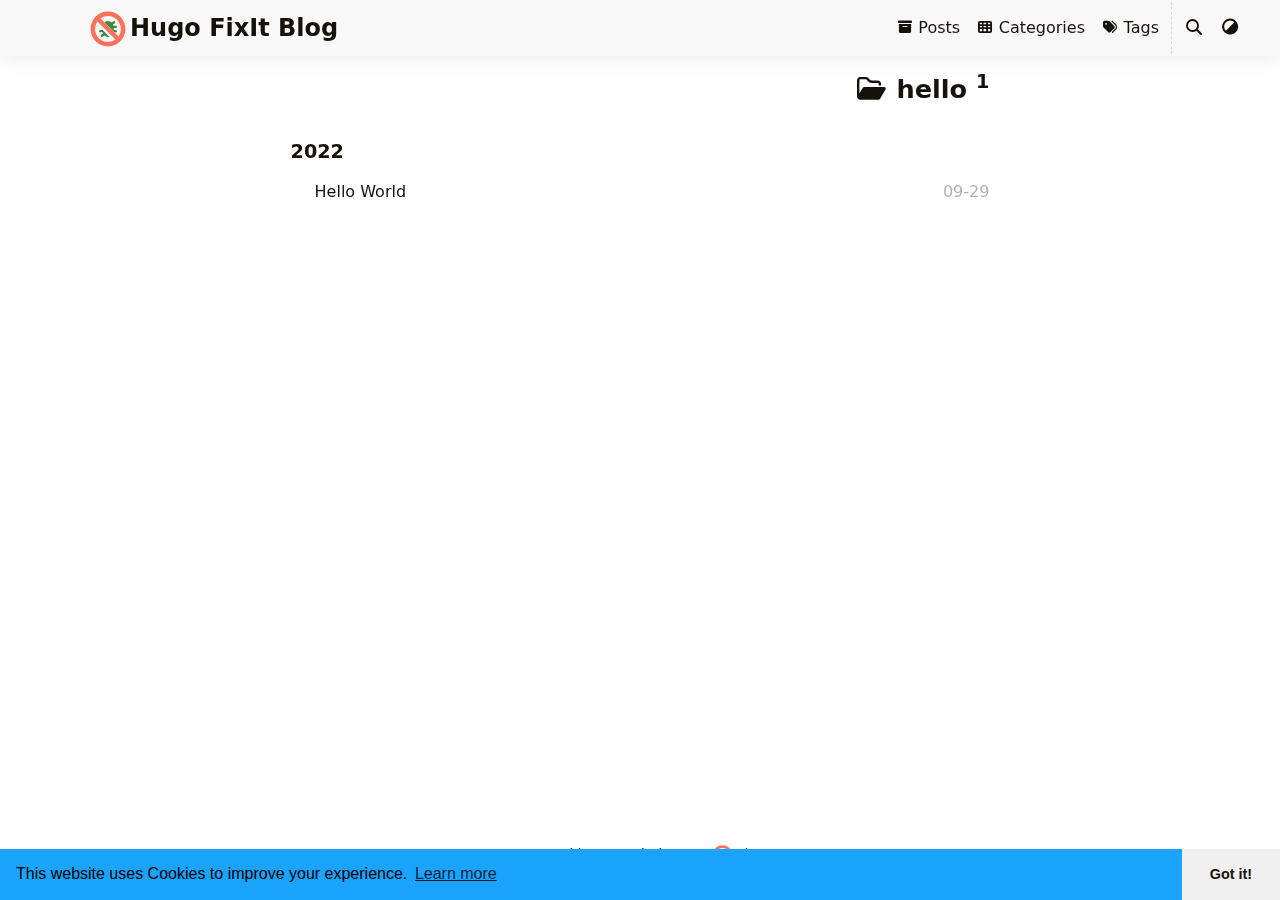
<file: categories/hello/index.html>
<!DOCTYPE html>
<html itemscope itemtype="http://schema.org/WebPage" lang="en">
  <head>
    
    <meta charset="utf-8">
    <meta name="viewport" content="width=device-width, initial-scale=1, maximum-scale=2">
    <meta name="robots" content="noodp" />
    <title>hello - Category - Hugo FixIt Blog</title><meta name="author" content="Lruihao">
<meta name="author-link" content="https://github.com/Lruihao">
<meta name="description" content="This is my new Hugo FixIt site" /><meta name="keywords" content='Hugo, FixIt' /><meta itemprop="name" content="hello">
<meta itemprop="description" content="This is my new Hugo FixIt site"><meta property="og:title" content="hello" />
<meta property="og:description" content="This is my new Hugo FixIt site" />
<meta property="og:type" content="website" />
<meta property="og:url" content="https://lhcblog/categories/hello/" />

<meta name="twitter:card" content="summary"/>
<meta name="twitter:title" content="hello"/>
<meta name="twitter:description" content="This is my new Hugo FixIt site"/>
<meta name="application-name" content="Hugo FixIt Blog">
<meta name="apple-mobile-web-app-title" content="Hugo FixIt Blog"><meta name="theme-color" data-light="#f8f8f8" data-dark="#252627" content="#f8f8f8"><meta name="msapplication-TileColor" content="#da532c"><link rel="shortcut icon" type="image/x-icon" href="/favicon.ico" />
    <link rel="icon" type="image/png" sizes="32x32" href="/favicon-32x32.png">
    <link rel="icon" type="image/png" sizes="16x16" href="/favicon-16x16.png"><link rel="apple-touch-icon" sizes="180x180" href="/apple-touch-icon.png"><link rel="mask-icon" href="/safari-pinned-tab.svg" color="#5bbad5"><link rel="canonical" href="https://lhcblog/categories/hello/" /><link rel="alternate" href="/categories/hello/index.xml" type="application/rss+xml" title="Hugo FixIt Blog">
  <link rel="feed" href="/categories/hello/index.xml" type="application/rss+xml" title="Hugo FixIt Blog"><link rel="stylesheet" href="/css/style.min.css"><link rel="stylesheet" href="/lib/fontawesome-free/all.min.css"><link rel="stylesheet" href="/lib/animate/animate.min.css"></head>
  <body data-header-desktop="sticky" data-header-mobile="auto"><script>(window.localStorage?.getItem('theme') ? localStorage.getItem('theme') === 'dark' : ('auto' === 'auto' ? window.matchMedia('(prefers-color-scheme: dark)').matches : 'auto' === 'dark')) && document.body.setAttribute('data-theme', 'dark');</script><div class="wrapper" data-page-style="normal"><header class="desktop animate__faster" id="header-desktop">
  <div class="header-wrapper">
    <div class="header-title">
      <a href="/" title="Hugo FixIt Blog"><img loading="lazy" src="/fixit.min.svg" data-title="Hugo FixIt Blog" data-alt="Hugo FixIt Blog" class="logo" style="background: url(/svg/loading.min.svg) no-repeat center;" onload="this.title=this.dataset.title;this.alt=this.dataset.alt;for(const i of ['style', 'data-title','data-alt','onerror','onload']){this.removeAttribute(i);}this.dataset.lazyloaded='';" onerror="this.title=this.dataset.title;this.alt=this.dataset.alt;for(const i of ['style', 'data-title','data-alt','onerror','onload']){this.removeAttribute(i);}"/><span class="header-title-text">Hugo FixIt Blog</span></a><span class="header-subtitle"></span></div>
    <nav>
      <ul class="menu"><li class="menu-item">
              <a
                class="menu-link"
                href="/posts/"
                
                
              ><i class="fa-solid fa-archive fa-fw fa-sm" aria-hidden="true"></i> Posts</a></li><li class="menu-item">
              <a
                class="menu-link"
                href="/categories/"
                
                
              ><i class="fa-solid fa-th fa-fw fa-sm" aria-hidden="true"></i> Categories</a></li><li class="menu-item">
              <a
                class="menu-link"
                href="/tags/"
                
                
              ><i class="fa-solid fa-tags fa-fw fa-sm" aria-hidden="true"></i> Tags</a></li><li class="menu-item delimiter"></li><li class="menu-item search" id="search-desktop">
            <input type="text" placeholder="Search titles or contents ..." id="search-input-desktop">
            <a href="javascript:void(0);" class="search-button search-toggle" id="search-toggle-desktop" title="Search">
              <i class="fa-solid fa-search fa-fw" aria-hidden="true"></i>
            </a>
            <a href="javascript:void(0);" class="search-button search-clear" id="search-clear-desktop" title="Clear">
              <i class="fa-solid fa-times-circle fa-fw" aria-hidden="true"></i>
            </a>
            <span class="search-button search-loading" id="search-loading-desktop">
              <i class="fa-solid fa-spinner fa-fw fa-spin" aria-hidden="true"></i>
            </span>
          </li><li class="menu-item theme-switch" title="Switch Theme">
          <i class="fa-solid fa-adjust fa-fw" aria-hidden="true"></i>
        </li></ul>
    </nav>
  </div>
</header><header class="mobile animate__faster" id="header-mobile">
  <div class="header-container">
    <div class="header-wrapper">
      <div class="header-title">
        <a href="/" title="Hugo FixIt Blog"><img loading="lazy" src="/fixit.min.svg" data-title="/fixit.min.svg" data-alt="/fixit.min.svg" class="logo" style="background: url(/svg/loading.min.svg) no-repeat center;" onload="this.title=this.dataset.title;this.alt=this.dataset.alt;for(const i of ['style', 'data-title','data-alt','onerror','onload']){this.removeAttribute(i);}this.dataset.lazyloaded='';" onerror="this.title=this.dataset.title;this.alt=this.dataset.alt;for(const i of ['style', 'data-title','data-alt','onerror','onload']){this.removeAttribute(i);}"/><span class="header-title-text">Hugo FixIt Blog</span></a><span class="header-subtitle"></span></div>
      <div class="menu-toggle" id="menu-toggle-mobile">
        <span></span><span></span><span></span>
      </div>
    </div>
    <nav>
      <ul class="menu" id="menu-mobile"><li class="search-wrapper">
            <div class="search mobile" id="search-mobile">
              <input type="text" placeholder="Search titles or contents ..." id="search-input-mobile">
              <a href="javascript:void(0);" class="search-button search-toggle" id="search-toggle-mobile" title="Search">
                <i class="fa-solid fa-search fa-fw" aria-hidden="true"></i>
              </a>
              <a href="javascript:void(0);" class="search-button search-clear" id="search-clear-mobile" title="Clear">
                <i class="fa-solid fa-times-circle fa-fw" aria-hidden="true"></i>
              </a>
              <span class="search-button search-loading" id="search-loading-mobile">
                <i class="fa-solid fa-spinner fa-fw fa-spin" aria-hidden="true"></i>
              </span>
            </div>
            <a href="javascript:void(0);" class="search-cancel" id="search-cancel-mobile">
              Cancel
            </a>
          </li><li
              class="menu-item"
            ><a
                  class="menu-link"
                  href="/posts/"
                  
                  
                ><i class="fa-solid fa-archive fa-fw fa-sm" aria-hidden="true"></i> Posts</a></li><li
              class="menu-item"
            ><a
                  class="menu-link"
                  href="/categories/"
                  
                  
                ><i class="fa-solid fa-th fa-fw fa-sm" aria-hidden="true"></i> Categories</a></li><li
              class="menu-item"
            ><a
                  class="menu-link"
                  href="/tags/"
                  
                  
                ><i class="fa-solid fa-tags fa-fw fa-sm" aria-hidden="true"></i> Tags</a></li><li class="menu-item menu-system">
          <span class="menu-system-item theme-switch" title="Switch Theme"><i class="fa-solid fa-adjust fa-fw" aria-hidden="true"></i></span></li>
      </ul>
    </nav>
  </div>
</header><div class="search-dropdown desktop">
    <div id="search-dropdown-desktop"></div>
  </div>
  <div class="search-dropdown mobile">
    <div id="search-dropdown-mobile"></div>
  </div><main class="container"><div class="page archive"><h2 class="single-title animate__animated animate__pulse animate__faster"><i class="fa-regular fa-folder-open fa-fw" aria-hidden="true"></i>
        hello&nbsp;<sup>1</sup></h2><h3 class="group-title">2022</h3><article class="archive-item">
            <a href="/posts/hello-world/" class="archive-item-link">Hello World</a>
            <span class="archive-item-date" title='2022-09-29 17:06:11'>09-29</span>
          </article></div></main><footer class="footer">
    <div class="footer-container"><div class="footer-line powered">Powered by <a href="https://gohugo.io/" target="_blank" rel="external nofollow noopener noreferrer" title="Hugo 0.120.4">Hugo</a> | Theme - <a href="https://github.com/hugo-fixit/FixIt" target="_blank" rel="external" title="FixIt v0.2.18-lts.4"><img class="fixit-icon" src="/fixit.min.svg" alt="FixIt logo" />&nbsp;FixIt</a>
        </div><div class="footer-line copyright" itemscope itemtype="http://schema.org/CreativeWork"><i class="fa-regular fa-copyright fa-fw" aria-hidden="true"></i>
            <span itemprop="copyrightYear">2021 - 2023</span><span class="author" itemprop="copyrightHolder">
              <a href="https://github.com/Lruihao"target="_blank" rel="external nofollow noopener noreferrer">Lruihao</a></span><span class="license footer-divider"><a rel="license external nofollow noopener noreferrer" href="https://creativecommons.org/licenses/by-nc-sa/4.0/" target="_blank">CC BY-NC-SA 4.0</a></span></div><div class="footer-line statistics"></div></div>
  </footer></div><div class="widgets"><div class="fixed-buttons animate__faster d-none"><div class="fixed-button back-to-top" role="button" aria-label="Back to Top"><i class="fa-solid fa-arrow-up fa-fw" aria-hidden="true"></i><span class="variant-numeric d-none">0%</span>
        </div></div><div id="mask"></div><noscript>
    <div class="noscript-warning">Theme FixIt works best with JavaScript enabled.</div>
  </noscript>
</div><link rel="stylesheet" href="/lib/katex/katex.min.css"><link rel="stylesheet" href="/lib/cookieconsent/cookieconsent.min.css"><script src="/lib/autocomplete/autocomplete.min.js" defer></script><script src="/lib/lunr/lunr.min.js" defer></script><script src="/lib/sharer/sharer.min.js" async defer></script><script src="/lib/katex/katex.min.js" defer></script><script src="/lib/katex/auto-render.min.js" defer></script><script src="/lib/katex/copy-tex.min.js" defer></script><script src="/lib/katex/mhchem.min.js" defer></script><script src="/lib/cookieconsent/cookieconsent.min.js" defer></script><script>window.config={"code":{"copyTitle":"Copy to clipboard","editLockTitle":"Lock editable code block","editUnLockTitle":"Unlock editable code block","editable":true,"maxShownLines":10},"cookieconsent":{"content":{"dismiss":"Got it!","link":"Learn more","message":"This website uses Cookies to improve your experience."},"enable":true,"palette":{"button":{"background":"#f0f0f0"},"popup":{"background":"#1aa3ff"}},"theme":"edgeless"},"math":{"delimiters":[{"display":true,"left":"$$","right":"$$"},{"display":true,"left":"\\[","right":"\\]"},{"display":true,"left":"\\begin{equation}","right":"\\end{equation}"},{"display":true,"left":"\\begin{equation*}","right":"\\end{equation*}"},{"display":true,"left":"\\begin{align}","right":"\\end{align}"},{"display":true,"left":"\\begin{align*}","right":"\\end{align*}"},{"display":true,"left":"\\begin{alignat}","right":"\\end{alignat}"},{"display":true,"left":"\\begin{alignat*}","right":"\\end{alignat*}"},{"display":true,"left":"\\begin{gather}","right":"\\end{gather}"},{"display":true,"left":"\\begin{CD}","right":"\\end{CD}"},{"display":false,"left":"$","right":"$"},{"display":false,"left":"\\(","right":"\\)"}],"strict":false},"search":{"highlightTag":"em","lunrIndexURL":"/index.json","maxResultLength":10,"noResultsFound":"No results found","snippetLength":30,"type":"lunr"}};</script><script src="/js/theme.min.js" defer></script></body>
</html>
</file>
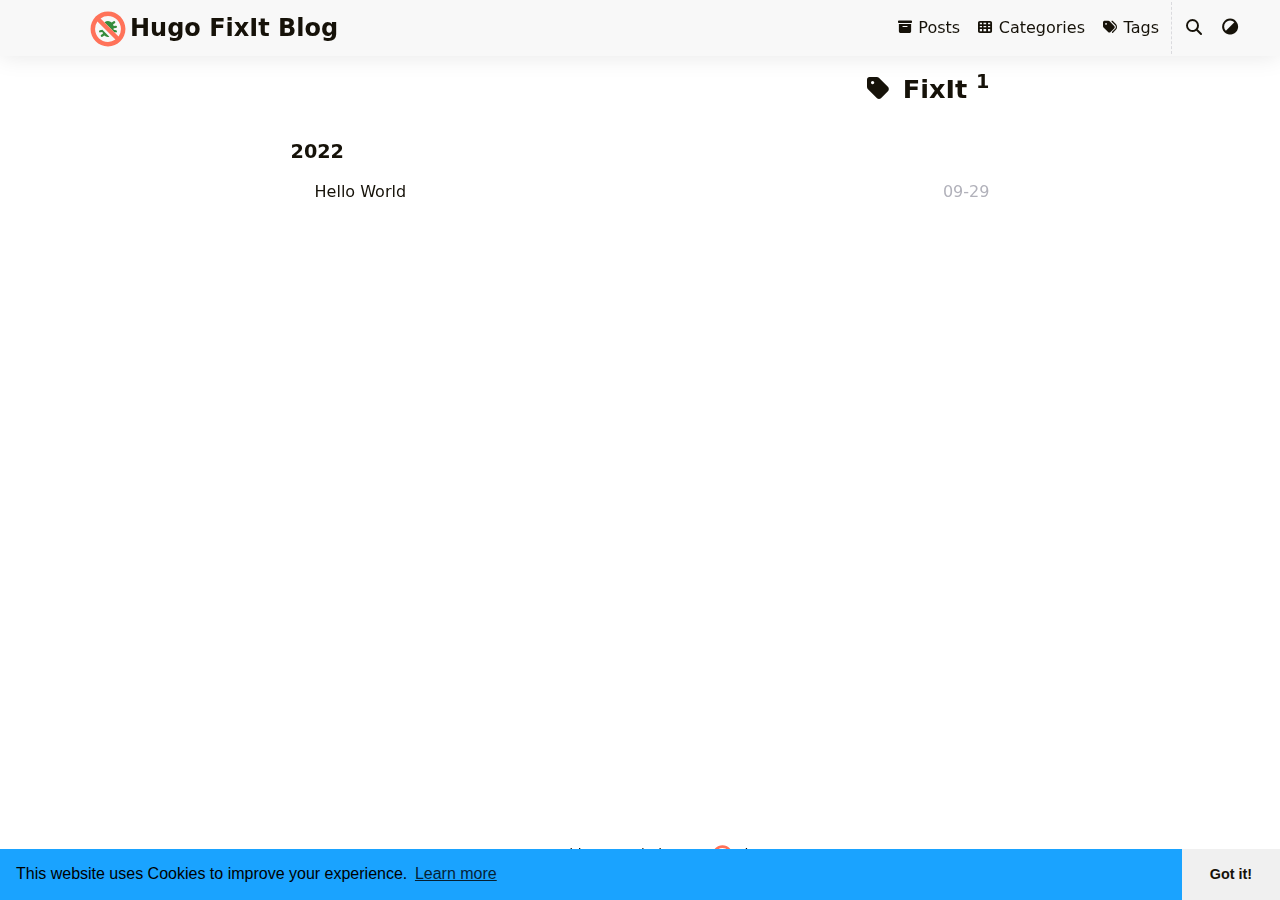
<file: tags/fixit/index.html>
<!DOCTYPE html>
<html itemscope itemtype="http://schema.org/WebPage" lang="en">
  <head>
    
    <meta charset="utf-8">
    <meta name="viewport" content="width=device-width, initial-scale=1, maximum-scale=2">
    <meta name="robots" content="noodp" />
    <title>FixIt - Tag - Hugo FixIt Blog</title><meta name="author" content="Lruihao">
<meta name="author-link" content="https://github.com/Lruihao">
<meta name="description" content="This is my new Hugo FixIt site" /><meta name="keywords" content='Hugo, FixIt' /><meta itemprop="name" content="FixIt">
<meta itemprop="description" content="This is my new Hugo FixIt site"><meta property="og:title" content="FixIt" />
<meta property="og:description" content="This is my new Hugo FixIt site" />
<meta property="og:type" content="website" />
<meta property="og:url" content="https://lhcblog/tags/fixit/" />

<meta name="twitter:card" content="summary"/>
<meta name="twitter:title" content="FixIt"/>
<meta name="twitter:description" content="This is my new Hugo FixIt site"/>
<meta name="application-name" content="Hugo FixIt Blog">
<meta name="apple-mobile-web-app-title" content="Hugo FixIt Blog"><meta name="theme-color" data-light="#f8f8f8" data-dark="#252627" content="#f8f8f8"><meta name="msapplication-TileColor" content="#da532c"><link rel="shortcut icon" type="image/x-icon" href="/favicon.ico" />
    <link rel="icon" type="image/png" sizes="32x32" href="/favicon-32x32.png">
    <link rel="icon" type="image/png" sizes="16x16" href="/favicon-16x16.png"><link rel="apple-touch-icon" sizes="180x180" href="/apple-touch-icon.png"><link rel="mask-icon" href="/safari-pinned-tab.svg" color="#5bbad5"><link rel="canonical" href="https://lhcblog/tags/fixit/" /><link rel="alternate" href="/tags/fixit/index.xml" type="application/rss+xml" title="Hugo FixIt Blog">
  <link rel="feed" href="/tags/fixit/index.xml" type="application/rss+xml" title="Hugo FixIt Blog"><link rel="stylesheet" href="/css/style.min.css"><link rel="stylesheet" href="/lib/fontawesome-free/all.min.css"><link rel="stylesheet" href="/lib/animate/animate.min.css"></head>
  <body data-header-desktop="sticky" data-header-mobile="auto"><script>(window.localStorage?.getItem('theme') ? localStorage.getItem('theme') === 'dark' : ('auto' === 'auto' ? window.matchMedia('(prefers-color-scheme: dark)').matches : 'auto' === 'dark')) && document.body.setAttribute('data-theme', 'dark');</script><div class="wrapper" data-page-style="normal"><header class="desktop animate__faster" id="header-desktop">
  <div class="header-wrapper">
    <div class="header-title">
      <a href="/" title="Hugo FixIt Blog"><img loading="lazy" src="/fixit.min.svg" data-title="Hugo FixIt Blog" data-alt="Hugo FixIt Blog" class="logo" style="background: url(/svg/loading.min.svg) no-repeat center;" onload="this.title=this.dataset.title;this.alt=this.dataset.alt;for(const i of ['style', 'data-title','data-alt','onerror','onload']){this.removeAttribute(i);}this.dataset.lazyloaded='';" onerror="this.title=this.dataset.title;this.alt=this.dataset.alt;for(const i of ['style', 'data-title','data-alt','onerror','onload']){this.removeAttribute(i);}"/><span class="header-title-text">Hugo FixIt Blog</span></a><span class="header-subtitle"></span></div>
    <nav>
      <ul class="menu"><li class="menu-item">
              <a
                class="menu-link"
                href="/posts/"
                
                
              ><i class="fa-solid fa-archive fa-fw fa-sm" aria-hidden="true"></i> Posts</a></li><li class="menu-item">
              <a
                class="menu-link"
                href="/categories/"
                
                
              ><i class="fa-solid fa-th fa-fw fa-sm" aria-hidden="true"></i> Categories</a></li><li class="menu-item">
              <a
                class="menu-link"
                href="/tags/"
                
                
              ><i class="fa-solid fa-tags fa-fw fa-sm" aria-hidden="true"></i> Tags</a></li><li class="menu-item delimiter"></li><li class="menu-item search" id="search-desktop">
            <input type="text" placeholder="Search titles or contents ..." id="search-input-desktop">
            <a href="javascript:void(0);" class="search-button search-toggle" id="search-toggle-desktop" title="Search">
              <i class="fa-solid fa-search fa-fw" aria-hidden="true"></i>
            </a>
            <a href="javascript:void(0);" class="search-button search-clear" id="search-clear-desktop" title="Clear">
              <i class="fa-solid fa-times-circle fa-fw" aria-hidden="true"></i>
            </a>
            <span class="search-button search-loading" id="search-loading-desktop">
              <i class="fa-solid fa-spinner fa-fw fa-spin" aria-hidden="true"></i>
            </span>
          </li><li class="menu-item theme-switch" title="Switch Theme">
          <i class="fa-solid fa-adjust fa-fw" aria-hidden="true"></i>
        </li></ul>
    </nav>
  </div>
</header><header class="mobile animate__faster" id="header-mobile">
  <div class="header-container">
    <div class="header-wrapper">
      <div class="header-title">
        <a href="/" title="Hugo FixIt Blog"><img loading="lazy" src="/fixit.min.svg" data-title="/fixit.min.svg" data-alt="/fixit.min.svg" class="logo" style="background: url(/svg/loading.min.svg) no-repeat center;" onload="this.title=this.dataset.title;this.alt=this.dataset.alt;for(const i of ['style', 'data-title','data-alt','onerror','onload']){this.removeAttribute(i);}this.dataset.lazyloaded='';" onerror="this.title=this.dataset.title;this.alt=this.dataset.alt;for(const i of ['style', 'data-title','data-alt','onerror','onload']){this.removeAttribute(i);}"/><span class="header-title-text">Hugo FixIt Blog</span></a><span class="header-subtitle"></span></div>
      <div class="menu-toggle" id="menu-toggle-mobile">
        <span></span><span></span><span></span>
      </div>
    </div>
    <nav>
      <ul class="menu" id="menu-mobile"><li class="search-wrapper">
            <div class="search mobile" id="search-mobile">
              <input type="text" placeholder="Search titles or contents ..." id="search-input-mobile">
              <a href="javascript:void(0);" class="search-button search-toggle" id="search-toggle-mobile" title="Search">
                <i class="fa-solid fa-search fa-fw" aria-hidden="true"></i>
              </a>
              <a href="javascript:void(0);" class="search-button search-clear" id="search-clear-mobile" title="Clear">
                <i class="fa-solid fa-times-circle fa-fw" aria-hidden="true"></i>
              </a>
              <span class="search-button search-loading" id="search-loading-mobile">
                <i class="fa-solid fa-spinner fa-fw fa-spin" aria-hidden="true"></i>
              </span>
            </div>
            <a href="javascript:void(0);" class="search-cancel" id="search-cancel-mobile">
              Cancel
            </a>
          </li><li
              class="menu-item"
            ><a
                  class="menu-link"
                  href="/posts/"
                  
                  
                ><i class="fa-solid fa-archive fa-fw fa-sm" aria-hidden="true"></i> Posts</a></li><li
              class="menu-item"
            ><a
                  class="menu-link"
                  href="/categories/"
                  
                  
                ><i class="fa-solid fa-th fa-fw fa-sm" aria-hidden="true"></i> Categories</a></li><li
              class="menu-item"
            ><a
                  class="menu-link"
                  href="/tags/"
                  
                  
                ><i class="fa-solid fa-tags fa-fw fa-sm" aria-hidden="true"></i> Tags</a></li><li class="menu-item menu-system">
          <span class="menu-system-item theme-switch" title="Switch Theme"><i class="fa-solid fa-adjust fa-fw" aria-hidden="true"></i></span></li>
      </ul>
    </nav>
  </div>
</header><div class="search-dropdown desktop">
    <div id="search-dropdown-desktop"></div>
  </div>
  <div class="search-dropdown mobile">
    <div id="search-dropdown-mobile"></div>
  </div><main class="container"><div class="page archive"><h2 class="single-title animate__animated animate__pulse animate__faster"><i class="fa-solid fa-tag fa-fw" aria-hidden="true"></i>
        FixIt&nbsp;<sup>1</sup></h2><h3 class="group-title">2022</h3><article class="archive-item">
            <a href="/posts/hello-world/" class="archive-item-link">Hello World</a>
            <span class="archive-item-date" title='2022-09-29 17:06:11'>09-29</span>
          </article></div></main><footer class="footer">
    <div class="footer-container"><div class="footer-line powered">Powered by <a href="https://gohugo.io/" target="_blank" rel="external nofollow noopener noreferrer" title="Hugo 0.120.4">Hugo</a> | Theme - <a href="https://github.com/hugo-fixit/FixIt" target="_blank" rel="external" title="FixIt v0.2.18-lts.4"><img class="fixit-icon" src="/fixit.min.svg" alt="FixIt logo" />&nbsp;FixIt</a>
        </div><div class="footer-line copyright" itemscope itemtype="http://schema.org/CreativeWork"><i class="fa-regular fa-copyright fa-fw" aria-hidden="true"></i>
            <span itemprop="copyrightYear">2021 - 2023</span><span class="author" itemprop="copyrightHolder">
              <a href="https://github.com/Lruihao"target="_blank" rel="external nofollow noopener noreferrer">Lruihao</a></span><span class="license footer-divider"><a rel="license external nofollow noopener noreferrer" href="https://creativecommons.org/licenses/by-nc-sa/4.0/" target="_blank">CC BY-NC-SA 4.0</a></span></div><div class="footer-line statistics"></div></div>
  </footer></div><div class="widgets"><div class="fixed-buttons animate__faster d-none"><div class="fixed-button back-to-top" role="button" aria-label="Back to Top"><i class="fa-solid fa-arrow-up fa-fw" aria-hidden="true"></i><span class="variant-numeric d-none">0%</span>
        </div></div><div id="mask"></div><noscript>
    <div class="noscript-warning">Theme FixIt works best with JavaScript enabled.</div>
  </noscript>
</div><link rel="stylesheet" href="/lib/katex/katex.min.css"><link rel="stylesheet" href="/lib/cookieconsent/cookieconsent.min.css"><script src="/lib/autocomplete/autocomplete.min.js" defer></script><script src="/lib/lunr/lunr.min.js" defer></script><script src="/lib/sharer/sharer.min.js" async defer></script><script src="/lib/katex/katex.min.js" defer></script><script src="/lib/katex/auto-render.min.js" defer></script><script src="/lib/katex/copy-tex.min.js" defer></script><script src="/lib/katex/mhchem.min.js" defer></script><script src="/lib/cookieconsent/cookieconsent.min.js" defer></script><script>window.config={"code":{"copyTitle":"Copy to clipboard","editLockTitle":"Lock editable code block","editUnLockTitle":"Unlock editable code block","editable":true,"maxShownLines":10},"cookieconsent":{"content":{"dismiss":"Got it!","link":"Learn more","message":"This website uses Cookies to improve your experience."},"enable":true,"palette":{"button":{"background":"#f0f0f0"},"popup":{"background":"#1aa3ff"}},"theme":"edgeless"},"math":{"delimiters":[{"display":true,"left":"$$","right":"$$"},{"display":true,"left":"\\[","right":"\\]"},{"display":true,"left":"\\begin{equation}","right":"\\end{equation}"},{"display":true,"left":"\\begin{equation*}","right":"\\end{equation*}"},{"display":true,"left":"\\begin{align}","right":"\\end{align}"},{"display":true,"left":"\\begin{align*}","right":"\\end{align*}"},{"display":true,"left":"\\begin{alignat}","right":"\\end{alignat}"},{"display":true,"left":"\\begin{alignat*}","right":"\\end{alignat*}"},{"display":true,"left":"\\begin{gather}","right":"\\end{gather}"},{"display":true,"left":"\\begin{CD}","right":"\\end{CD}"},{"display":false,"left":"$","right":"$"},{"display":false,"left":"\\(","right":"\\)"}],"strict":false},"search":{"highlightTag":"em","lunrIndexURL":"/index.json","maxResultLength":10,"noResultsFound":"No results found","snippetLength":30,"type":"lunr"}};</script><script src="/js/theme.min.js" defer></script></body>
</html>
</file>
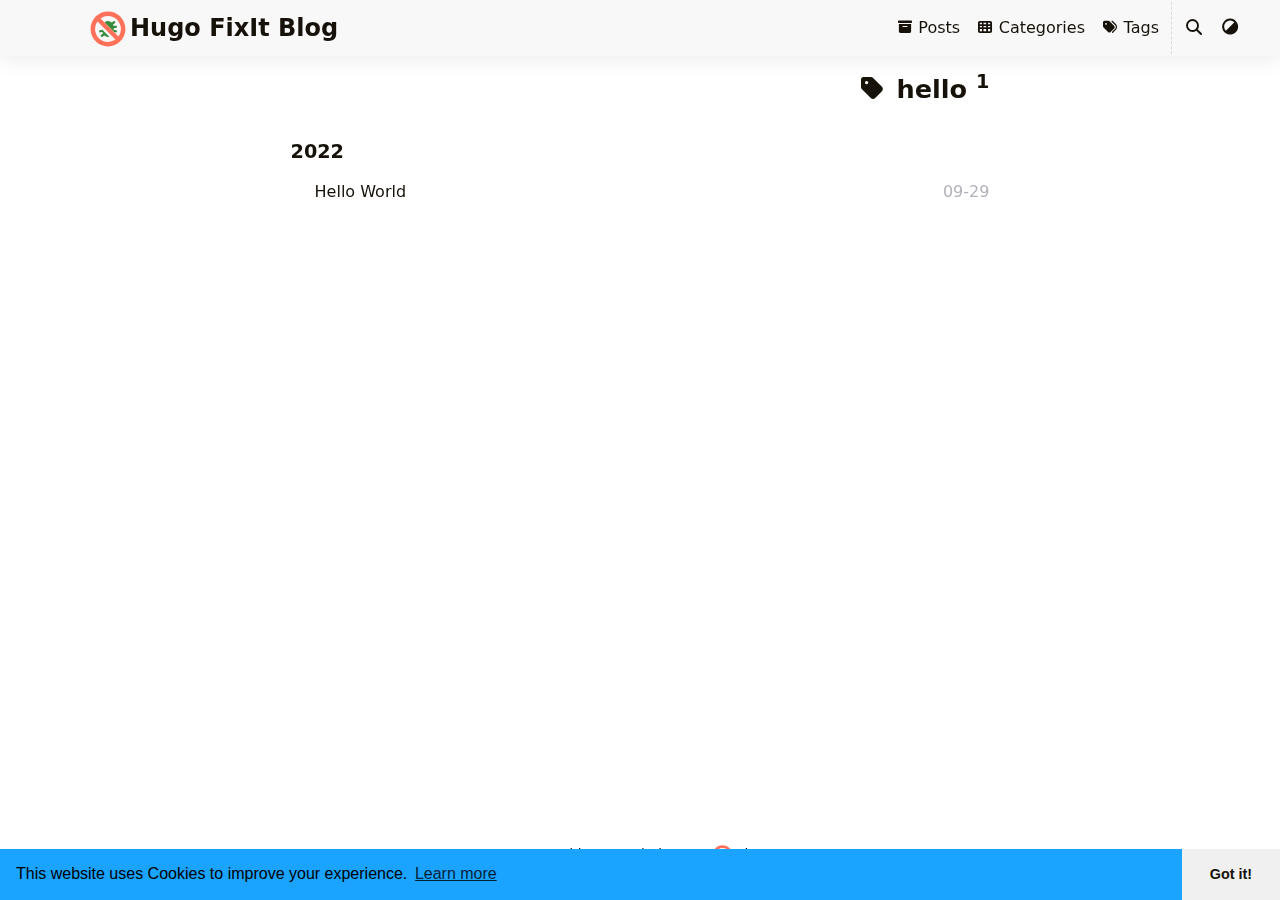
<file: tags/hello/index.html>
<!DOCTYPE html>
<html itemscope itemtype="http://schema.org/WebPage" lang="en">
  <head>
    
    <meta charset="utf-8">
    <meta name="viewport" content="width=device-width, initial-scale=1, maximum-scale=2">
    <meta name="robots" content="noodp" />
    <title>hello - Tag - Hugo FixIt Blog</title><meta name="author" content="Lruihao">
<meta name="author-link" content="https://github.com/Lruihao">
<meta name="description" content="This is my new Hugo FixIt site" /><meta name="keywords" content='Hugo, FixIt' /><meta itemprop="name" content="hello">
<meta itemprop="description" content="This is my new Hugo FixIt site"><meta property="og:title" content="hello" />
<meta property="og:description" content="This is my new Hugo FixIt site" />
<meta property="og:type" content="website" />
<meta property="og:url" content="https://lhcblog/tags/hello/" />

<meta name="twitter:card" content="summary"/>
<meta name="twitter:title" content="hello"/>
<meta name="twitter:description" content="This is my new Hugo FixIt site"/>
<meta name="application-name" content="Hugo FixIt Blog">
<meta name="apple-mobile-web-app-title" content="Hugo FixIt Blog"><meta name="theme-color" data-light="#f8f8f8" data-dark="#252627" content="#f8f8f8"><meta name="msapplication-TileColor" content="#da532c"><link rel="shortcut icon" type="image/x-icon" href="/favicon.ico" />
    <link rel="icon" type="image/png" sizes="32x32" href="/favicon-32x32.png">
    <link rel="icon" type="image/png" sizes="16x16" href="/favicon-16x16.png"><link rel="apple-touch-icon" sizes="180x180" href="/apple-touch-icon.png"><link rel="mask-icon" href="/safari-pinned-tab.svg" color="#5bbad5"><link rel="canonical" href="https://lhcblog/tags/hello/" /><link rel="alternate" href="/tags/hello/index.xml" type="application/rss+xml" title="Hugo FixIt Blog">
  <link rel="feed" href="/tags/hello/index.xml" type="application/rss+xml" title="Hugo FixIt Blog"><link rel="stylesheet" href="/css/style.min.css"><link rel="stylesheet" href="/lib/fontawesome-free/all.min.css"><link rel="stylesheet" href="/lib/animate/animate.min.css"></head>
  <body data-header-desktop="sticky" data-header-mobile="auto"><script>(window.localStorage?.getItem('theme') ? localStorage.getItem('theme') === 'dark' : ('auto' === 'auto' ? window.matchMedia('(prefers-color-scheme: dark)').matches : 'auto' === 'dark')) && document.body.setAttribute('data-theme', 'dark');</script><div class="wrapper" data-page-style="normal"><header class="desktop animate__faster" id="header-desktop">
  <div class="header-wrapper">
    <div class="header-title">
      <a href="/" title="Hugo FixIt Blog"><img loading="lazy" src="/fixit.min.svg" data-title="Hugo FixIt Blog" data-alt="Hugo FixIt Blog" class="logo" style="background: url(/svg/loading.min.svg) no-repeat center;" onload="this.title=this.dataset.title;this.alt=this.dataset.alt;for(const i of ['style', 'data-title','data-alt','onerror','onload']){this.removeAttribute(i);}this.dataset.lazyloaded='';" onerror="this.title=this.dataset.title;this.alt=this.dataset.alt;for(const i of ['style', 'data-title','data-alt','onerror','onload']){this.removeAttribute(i);}"/><span class="header-title-text">Hugo FixIt Blog</span></a><span class="header-subtitle"></span></div>
    <nav>
      <ul class="menu"><li class="menu-item">
              <a
                class="menu-link"
                href="/posts/"
                
                
              ><i class="fa-solid fa-archive fa-fw fa-sm" aria-hidden="true"></i> Posts</a></li><li class="menu-item">
              <a
                class="menu-link"
                href="/categories/"
                
                
              ><i class="fa-solid fa-th fa-fw fa-sm" aria-hidden="true"></i> Categories</a></li><li class="menu-item">
              <a
                class="menu-link"
                href="/tags/"
                
                
              ><i class="fa-solid fa-tags fa-fw fa-sm" aria-hidden="true"></i> Tags</a></li><li class="menu-item delimiter"></li><li class="menu-item search" id="search-desktop">
            <input type="text" placeholder="Search titles or contents ..." id="search-input-desktop">
            <a href="javascript:void(0);" class="search-button search-toggle" id="search-toggle-desktop" title="Search">
              <i class="fa-solid fa-search fa-fw" aria-hidden="true"></i>
            </a>
            <a href="javascript:void(0);" class="search-button search-clear" id="search-clear-desktop" title="Clear">
              <i class="fa-solid fa-times-circle fa-fw" aria-hidden="true"></i>
            </a>
            <span class="search-button search-loading" id="search-loading-desktop">
              <i class="fa-solid fa-spinner fa-fw fa-spin" aria-hidden="true"></i>
            </span>
          </li><li class="menu-item theme-switch" title="Switch Theme">
          <i class="fa-solid fa-adjust fa-fw" aria-hidden="true"></i>
        </li></ul>
    </nav>
  </div>
</header><header class="mobile animate__faster" id="header-mobile">
  <div class="header-container">
    <div class="header-wrapper">
      <div class="header-title">
        <a href="/" title="Hugo FixIt Blog"><img loading="lazy" src="/fixit.min.svg" data-title="/fixit.min.svg" data-alt="/fixit.min.svg" class="logo" style="background: url(/svg/loading.min.svg) no-repeat center;" onload="this.title=this.dataset.title;this.alt=this.dataset.alt;for(const i of ['style', 'data-title','data-alt','onerror','onload']){this.removeAttribute(i);}this.dataset.lazyloaded='';" onerror="this.title=this.dataset.title;this.alt=this.dataset.alt;for(const i of ['style', 'data-title','data-alt','onerror','onload']){this.removeAttribute(i);}"/><span class="header-title-text">Hugo FixIt Blog</span></a><span class="header-subtitle"></span></div>
      <div class="menu-toggle" id="menu-toggle-mobile">
        <span></span><span></span><span></span>
      </div>
    </div>
    <nav>
      <ul class="menu" id="menu-mobile"><li class="search-wrapper">
            <div class="search mobile" id="search-mobile">
              <input type="text" placeholder="Search titles or contents ..." id="search-input-mobile">
              <a href="javascript:void(0);" class="search-button search-toggle" id="search-toggle-mobile" title="Search">
                <i class="fa-solid fa-search fa-fw" aria-hidden="true"></i>
              </a>
              <a href="javascript:void(0);" class="search-button search-clear" id="search-clear-mobile" title="Clear">
                <i class="fa-solid fa-times-circle fa-fw" aria-hidden="true"></i>
              </a>
              <span class="search-button search-loading" id="search-loading-mobile">
                <i class="fa-solid fa-spinner fa-fw fa-spin" aria-hidden="true"></i>
              </span>
            </div>
            <a href="javascript:void(0);" class="search-cancel" id="search-cancel-mobile">
              Cancel
            </a>
          </li><li
              class="menu-item"
            ><a
                  class="menu-link"
                  href="/posts/"
                  
                  
                ><i class="fa-solid fa-archive fa-fw fa-sm" aria-hidden="true"></i> Posts</a></li><li
              class="menu-item"
            ><a
                  class="menu-link"
                  href="/categories/"
                  
                  
                ><i class="fa-solid fa-th fa-fw fa-sm" aria-hidden="true"></i> Categories</a></li><li
              class="menu-item"
            ><a
                  class="menu-link"
                  href="/tags/"
                  
                  
                ><i class="fa-solid fa-tags fa-fw fa-sm" aria-hidden="true"></i> Tags</a></li><li class="menu-item menu-system">
          <span class="menu-system-item theme-switch" title="Switch Theme"><i class="fa-solid fa-adjust fa-fw" aria-hidden="true"></i></span></li>
      </ul>
    </nav>
  </div>
</header><div class="search-dropdown desktop">
    <div id="search-dropdown-desktop"></div>
  </div>
  <div class="search-dropdown mobile">
    <div id="search-dropdown-mobile"></div>
  </div><main class="container"><div class="page archive"><h2 class="single-title animate__animated animate__pulse animate__faster"><i class="fa-solid fa-tag fa-fw" aria-hidden="true"></i>
        hello&nbsp;<sup>1</sup></h2><h3 class="group-title">2022</h3><article class="archive-item">
            <a href="/posts/hello-world/" class="archive-item-link">Hello World</a>
            <span class="archive-item-date" title='2022-09-29 17:06:11'>09-29</span>
          </article></div></main><footer class="footer">
    <div class="footer-container"><div class="footer-line powered">Powered by <a href="https://gohugo.io/" target="_blank" rel="external nofollow noopener noreferrer" title="Hugo 0.120.4">Hugo</a> | Theme - <a href="https://github.com/hugo-fixit/FixIt" target="_blank" rel="external" title="FixIt v0.2.18-lts.4"><img class="fixit-icon" src="/fixit.min.svg" alt="FixIt logo" />&nbsp;FixIt</a>
        </div><div class="footer-line copyright" itemscope itemtype="http://schema.org/CreativeWork"><i class="fa-regular fa-copyright fa-fw" aria-hidden="true"></i>
            <span itemprop="copyrightYear">2021 - 2023</span><span class="author" itemprop="copyrightHolder">
              <a href="https://github.com/Lruihao"target="_blank" rel="external nofollow noopener noreferrer">Lruihao</a></span><span class="license footer-divider"><a rel="license external nofollow noopener noreferrer" href="https://creativecommons.org/licenses/by-nc-sa/4.0/" target="_blank">CC BY-NC-SA 4.0</a></span></div><div class="footer-line statistics"></div></div>
  </footer></div><div class="widgets"><div class="fixed-buttons animate__faster d-none"><div class="fixed-button back-to-top" role="button" aria-label="Back to Top"><i class="fa-solid fa-arrow-up fa-fw" aria-hidden="true"></i><span class="variant-numeric d-none">0%</span>
        </div></div><div id="mask"></div><noscript>
    <div class="noscript-warning">Theme FixIt works best with JavaScript enabled.</div>
  </noscript>
</div><link rel="stylesheet" href="/lib/katex/katex.min.css"><link rel="stylesheet" href="/lib/cookieconsent/cookieconsent.min.css"><script src="/lib/autocomplete/autocomplete.min.js" defer></script><script src="/lib/lunr/lunr.min.js" defer></script><script src="/lib/sharer/sharer.min.js" async defer></script><script src="/lib/katex/katex.min.js" defer></script><script src="/lib/katex/auto-render.min.js" defer></script><script src="/lib/katex/copy-tex.min.js" defer></script><script src="/lib/katex/mhchem.min.js" defer></script><script src="/lib/cookieconsent/cookieconsent.min.js" defer></script><script>window.config={"code":{"copyTitle":"Copy to clipboard","editLockTitle":"Lock editable code block","editUnLockTitle":"Unlock editable code block","editable":true,"maxShownLines":10},"cookieconsent":{"content":{"dismiss":"Got it!","link":"Learn more","message":"This website uses Cookies to improve your experience."},"enable":true,"palette":{"button":{"background":"#f0f0f0"},"popup":{"background":"#1aa3ff"}},"theme":"edgeless"},"math":{"delimiters":[{"display":true,"left":"$$","right":"$$"},{"display":true,"left":"\\[","right":"\\]"},{"display":true,"left":"\\begin{equation}","right":"\\end{equation}"},{"display":true,"left":"\\begin{equation*}","right":"\\end{equation*}"},{"display":true,"left":"\\begin{align}","right":"\\end{align}"},{"display":true,"left":"\\begin{align*}","right":"\\end{align*}"},{"display":true,"left":"\\begin{alignat}","right":"\\end{alignat}"},{"display":true,"left":"\\begin{alignat*}","right":"\\end{alignat*}"},{"display":true,"left":"\\begin{gather}","right":"\\end{gather}"},{"display":true,"left":"\\begin{CD}","right":"\\end{CD}"},{"display":false,"left":"$","right":"$"},{"display":false,"left":"\\(","right":"\\)"}],"strict":false},"search":{"highlightTag":"em","lunrIndexURL":"/index.json","maxResultLength":10,"noResultsFound":"No results found","snippetLength":30,"type":"lunr"}};</script><script src="/js/theme.min.js" defer></script></body>
</html>
</file>
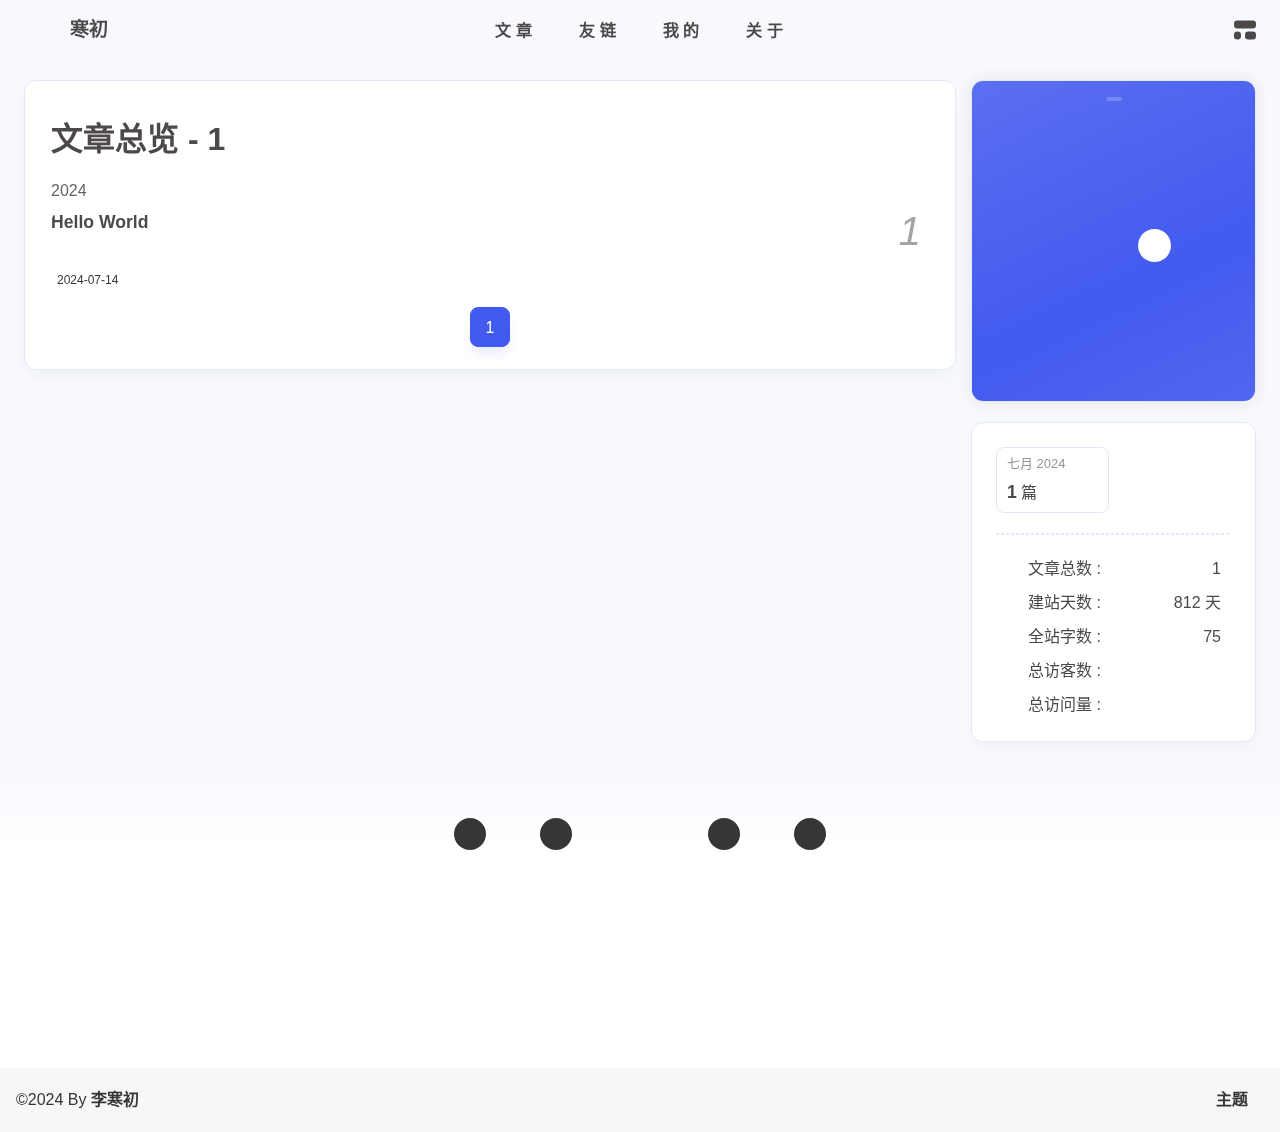
<file: archives/2024/07/index.html>
<!DOCTYPE html><html lang="zh-CN" data-theme="light"><head><meta charset="UTF-8"><meta http-equiv="X-UA-Compatible" content="IE=edge"><meta name="viewport" content="width=device-width, initial-scale=1.0, user-scalable=no"><title>七月 2024 | 寒初</title><meta name="author" content="李寒初"><meta name="copyright" content="李寒初"><meta name="format-detection" content="telephone=no"><meta name="theme-color" content="#f7f9fe"><meta name="mobile-web-app-capable" content="yes"><meta name="apple-touch-fullscreen" content="yes"><meta name="apple-mobile-web-app-title" content="七月 2024"><meta name="application-name" content="七月 2024"><meta name="apple-mobile-web-app-capable" content="yes"><meta name="apple-mobile-web-app-status-bar-style" content="#f7f9fe"><meta property="og:type" content="website"><meta property="og:title" content="七月 2024"><meta property="og:url" content="https://gnight6.github.io/archives/2024/07/index.html"><meta property="og:site_name" content="寒初"><meta property="og:description" content="七月 2024"><meta property="og:locale" content="zh-CN"><meta property="og:image" content="https://gnight6.github.io/img/avent.jpg"><meta property="article:author" content="李寒初"><meta property="article:tag"><meta name="twitter:card" content="summary"><meta name="twitter:image" content="https://gnight6.github.io/img/avent.jpg"><meta name="description" content="七月 2024"><link rel="shortcut icon" href="/img/logo.png"><link rel="canonical" href="https://gnight6.github.io/archives/2024/07/"><link rel="preconnect" href="//cdn.cbd.int"/><link rel="preconnect" href="//hm.baidu.com"/><link rel="preconnect" href="//busuanzi.ibruce.info"/><meta name="google-site-verification" content="xxx"/><meta name="baidu-site-verification" content="code-xxx"/><meta name="msvalidate.01" content="xxx"/><link rel="manifest" href="/manifest.json"/><meta name="msapplication-TileColor" content="var(--anzhiyu-main)"/><link rel="mask-icon" href="/img/siteicon/apple-icon-180.png" color="#5bbad5"/><link rel="apple-touch-icon" sizes="180x180" href="/img/siteicon/apple-icon-180.png"/><link rel="apple-touch-icon-precomposed" sizes="180x180" href="/img/siteicon/apple-icon-180.png"/><link rel="icon" type="image/png" sizes="32x32" href="/img/siteicon/32.png"/><link rel="icon" type="image/png" sizes="16x16" href="/img/siteicon/16.png"/><link rel="bookmark" href="/img/siteicon/apple-icon-180.png"/><link rel="apple-touch-startup-image" href="/img/siteicon/apple-splash-2048-2732.jpg" media="(device-width: 1024px) and (device-height: 1366px) and (-webkit-device-pixel-ratio: 2) and (orientation: portrait)"/><link rel="apple-touch-startup-image" href="/img/siteicon/apple-splash-2732-2048.jpg" media="(device-width: 1024px) and (device-height: 1366px) and (-webkit-device-pixel-ratio: 2) and (orientation: landscape)"/><link rel="apple-touch-startup-image" href="/img/siteicon/apple-splash-1668-2388.jpg" media="(device-width: 834px) and (device-height: 1194px) and (-webkit-device-pixel-ratio: 2) and (orientation: portrait)"/><link rel="apple-touch-startup-image" href="/img/siteicon/apple-splash-2388-1668.jpg" media="(device-width: 834px) and (device-height: 1194px) and (-webkit-device-pixel-ratio: 2) and (orientation: landscape)"/><link rel="apple-touch-startup-image" href="/img/siteicon/apple-splash-1536-2048.jpg" media="(device-width: 768px) and (device-height: 1024px) and (-webkit-device-pixel-ratio: 2) and (orientation: portrait)"/><link rel="apple-touch-startup-image" href="/img/siteicon/apple-splash-2048-1536.jpg" media="(device-width: 768px) and (device-height: 1024px) and (-webkit-device-pixel-ratio: 2) and (orientation: landscape)"/><link rel="apple-touch-startup-image" href="/img/siteicon/apple-splash-1668-2224.jpg" media="(device-width: 834px) and (device-height: 1112px) and (-webkit-device-pixel-ratio: 2) and (orientation: portrait)"/><link rel="apple-touch-startup-image" href="/img/siteicon/apple-splash-2224-1668.jpg" media="(device-width: 834px) and (device-height: 1112px) and (-webkit-device-pixel-ratio: 2) and (orientation: landscape)"/><link rel="apple-touch-startup-image" href="/img/siteicon/apple-splash-1620-2160.jpg" media="(device-width: 810px) and (device-height: 1080px) and (-webkit-device-pixel-ratio: 2) and (orientation: portrait)"/><link rel="apple-touch-startup-image" href="/img/siteicon/apple-splash-2160-1620.jpg" media="(device-width: 810px) and (device-height: 1080px) and (-webkit-device-pixel-ratio: 2) and (orientation: landscape)"/><link rel="apple-touch-startup-image" href="/img/siteicon/apple-splash-1290-2796.jpg" media="(device-width: 430px) and (device-height: 932px) and (-webkit-device-pixel-ratio: 3) and (orientation: portrait)"/><link rel="apple-touch-startup-image" href="/img/siteicon/apple-splash-2796-1290.jpg" media="(device-width: 430px) and (device-height: 932px) and (-webkit-device-pixel-ratio: 3) and (orientation: landscape)"/><link rel="apple-touch-startup-image" href="/img/siteicon/apple-splash-1179-2556.jpg" media="(device-width: 393px) and (device-height: 852px) and (-webkit-device-pixel-ratio: 3) and (orientation: portrait)"/><link rel="apple-touch-startup-image" href="/img/siteicon/apple-splash-2556-1179.jpg" media="(device-width: 393px) and (device-height: 852px) and (-webkit-device-pixel-ratio: 3) and (orientation: landscape)"/><link rel="apple-touch-startup-image" href="/img/siteicon/apple-splash-1284-2778.jpg" media="(device-width: 428px) and (device-height: 926px) and (-webkit-device-pixel-ratio: 3) and (orientation: portrait)"/><link rel="apple-touch-startup-image" href="/img/siteicon/apple-splash-2778-1284.jpg" media="(device-width: 428px) and (device-height: 926px) and (-webkit-device-pixel-ratio: 3) and (orientation: landscape)"/><link rel="apple-touch-startup-image" href="/img/siteicon/apple-splash-1170-2532.jpg" media="(device-width: 390px) and (device-height: 844px) and (-webkit-device-pixel-ratio: 3) and (orientation: portrait)"/><link rel="apple-touch-startup-image" href="/img/siteicon/apple-splash-2532-1170.jpg" media="(device-width: 390px) and (device-height: 844px) and (-webkit-device-pixel-ratio: 3) and (orientation: landscape)"/><link rel="apple-touch-startup-image" href="/img/siteicon/apple-splash-1125-2436.jpg" media="(device-width: 375px) and (device-height: 812px) and (-webkit-device-pixel-ratio: 3) and (orientation: portrait)"/><link rel="apple-touch-startup-image" href="/img/siteicon/apple-splash-2436-1125.jpg" media="(device-width: 375px) and (device-height: 812px) and (-webkit-device-pixel-ratio: 3) and (orientation: landscape)"/><link rel="apple-touch-startup-image" href="/img/siteicon/apple-splash-1242-2688.jpg" media="(device-width: 414px) and (device-height: 896px) and (-webkit-device-pixel-ratio: 3) and (orientation: portrait)"/><link rel="apple-touch-startup-image" href="/img/siteicon/apple-splash-2688-1242.jpg" media="(device-width: 414px) and (device-height: 896px) and (-webkit-device-pixel-ratio: 3) and (orientation: landscape)"/><link rel="apple-touch-startup-image" href="/img/siteicon/apple-splash-828-1792.jpg" media="(device-width: 414px) and (device-height: 896px) and (-webkit-device-pixel-ratio: 2) and (orientation: portrait)"/><link rel="apple-touch-startup-image" href="/img/siteicon/apple-splash-1792-828.jpg" media="(device-width: 414px) and (device-height: 896px) and (-webkit-device-pixel-ratio: 2) and (orientation: landscape)"/><link rel="apple-touch-startup-image" href="/img/siteicon/apple-splash-1242-2208.jpg" media="(device-width: 414px) and (device-height: 736px) and (-webkit-device-pixel-ratio: 3) and (orientation: portrait)"/><link rel="apple-touch-startup-image" href="/img/siteicon/apple-splash-2208-1242.jpg" media="(device-width: 414px) and (device-height: 736px) and (-webkit-device-pixel-ratio: 3) and (orientation: landscape)"/><link rel="apple-touch-startup-image" href="/img/siteicon/apple-splash-750-1334.jpg" media="(device-width: 375px) and (device-height: 667px) and (-webkit-device-pixel-ratio: 2) and (orientation: portrait)"/><link rel="apple-touch-startup-image" href="/img/siteicon/apple-splash-1334-750.jpg" media="(device-width: 375px) and (device-height: 667px) and (-webkit-device-pixel-ratio: 2) and (orientation: landscape)"/><link rel="apple-touch-startup-image" href="/img/siteicon/apple-splash-640-1136.jpg" media="(device-width: 320px) and (device-height: 568px) and (-webkit-device-pixel-ratio: 2) and (orientation: portrait)"/><link rel="apple-touch-startup-image" href="/img/siteicon/apple-splash-1136-640.jpg" media="(device-width: 320px) and (device-height: 568px) and (-webkit-device-pixel-ratio: 2) and (orientation: landscape)"/><link rel="stylesheet" href="/css/index.css"><link rel="stylesheet" href="https://cdn.cbd.int/node-snackbar@0.1.16/dist/snackbar.min.css" media="print" onload="this.media='all'"><link rel="stylesheet" href="https://cdn.cbd.int/@fancyapps/ui@5.0.28/dist/fancybox/fancybox.css" media="print" onload="this.media='all'"><script>var _hmt = _hmt || [];
(function() {
  var hm = document.createElement("script");
  hm.src = "https://hm.baidu.com/hm.js?9c9de7b043da55645f158c6094981dbc";
  var s = document.getElementsByTagName("script")[0]; 
  s.parentNode.insertBefore(hm, s);
})();
</script><script>const GLOBAL_CONFIG = {
  linkPageTop: undefined,
  peoplecanvas: {"enable":true,"img":"https://upload-bbs.miyoushe.com/upload/2023/09/03/125766904/ee23df8517f3c3e3efc4145658269c06_5714860933110284659.png"},
  postHeadAiDescription: {"enable":true,"gptName":"AnZhiYu","mode":"local","switchBtn":false,"btnLink":"https://afdian.net/item/886a79d4db6711eda42a52540025c377","randomNum":3,"basicWordCount":1000,"key":"xxxx","Referer":"https://xx.xx/"},
  diytitle: {"enable":true,"leaveTitle":"w(ﾟДﾟ)w 不要走！再看看嘛！","backTitle":"♪(^∇^*)欢迎肥来！"},
  LA51: undefined,
  greetingBox: {"enable":true,"default":"晚上好👋","list":[{"greeting":"晚安😴","startTime":0,"endTime":5},{"greeting":"早上好鸭👋, 祝你一天好心情！","startTime":6,"endTime":9},{"greeting":"上午好👋, 状态很好，鼓励一下～","startTime":10,"endTime":10},{"greeting":"11点多啦, 在坚持一下就吃饭啦～","startTime":11,"endTime":11},{"greeting":"午安👋, 宝贝","startTime":12,"endTime":14},{"greeting":"🌈充实的一天辛苦啦！","startTime":14,"endTime":18},{"greeting":"19点喽, 奖励一顿丰盛的大餐吧🍔。","startTime":19,"endTime":19},{"greeting":"晚上好👋, 在属于自己的时间好好放松😌~","startTime":20,"endTime":24}]},
  twikooEnvId: '',
  commentBarrageConfig:undefined,
  root: '/',
  preloader: {"source":3},
  friends_vue_info: undefined,
  navMusic: true,
  mainTone: {"mode":"api","api":"https://img2color-go.vercel.app/api?img=","cover_change":true},
  authorStatus: {"skills":null},
  algolia: undefined,
  localSearch: undefined,
  translate: {"defaultEncoding":2,"translateDelay":0,"msgToTraditionalChinese":"繁","msgToSimplifiedChinese":"简","rightMenuMsgToTraditionalChinese":"转为繁体","rightMenuMsgToSimplifiedChinese":"转为简体"},
  noticeOutdate: undefined,
  highlight: {"plugin":"highlight.js","highlightCopy":true,"highlightLang":true,"highlightHeightLimit":330},
  copy: {
    success: '复制成功',
    error: '复制错误',
    noSupport: '浏览器不支持'
  },
  relativeDate: {
    homepage: false,
    simplehomepage: true,
    post: false
  },
  runtime: '天',
  date_suffix: {
    just: '刚刚',
    min: '分钟前',
    hour: '小时前',
    day: '天前',
    month: '个月前'
  },
  copyright: {"copy":true,"copyrightEbable":false,"limitCount":50,"languages":{"author":"作者: 李寒初","link":"链接: ","source":"来源: 寒初","info":"著作权归作者所有。商业转载请联系作者获得授权，非商业转载请注明出处。","copySuccess":"复制成功，复制和转载请标注本文地址"}},
  lightbox: 'fancybox',
  Snackbar: {"chs_to_cht":"你已切换为繁体","cht_to_chs":"你已切换为简体","day_to_night":"你已切换为深色模式","night_to_day":"你已切换为浅色模式","bgLight":"#49b1f5","bgDark":"#2d3035","position":"bottom-left"},
  source: {
    justifiedGallery: {
      js: 'https://cdn.cbd.int/flickr-justified-gallery@2.1.2/dist/fjGallery.min.js',
      css: 'https://cdn.cbd.int/flickr-justified-gallery@2.1.2/dist/fjGallery.css'
    }
  },
  isPhotoFigcaption: false,
  islazyload: true,
  isAnchor: false,
  shortcutKey: {"enable":true,"delay":100,"shiftDelay":200},
  autoDarkmode: true
}</script><script id="config-diff">var GLOBAL_CONFIG_SITE = {
  configTitle: '寒初',
  title: '七月 2024',
  postAI: '',
  pageFillDescription: '七月',
  isPost: false,
  isHome: false,
  isHighlightShrink: true,
  isToc: false,
  postUpdate: '2024-07-16 12:09:03',
  postMainColor: '',
}</script><noscript><style type="text/css">
  #nav {
    opacity: 1
  }
  .justified-gallery img {
    opacity: 1
  }

  #recent-posts time,
  #post-meta time {
    display: inline !important
  }
</style></noscript><script>(win=>{
      win.saveToLocal = {
        set: (key, value, ttl) => {
          if (ttl === 0) return
          const now = Date.now()
          const expiry = now + ttl * 86400000
          const item = {
            value,
            expiry
          }
          localStorage.setItem(key, JSON.stringify(item))
        },
      
        get: key => {
          const itemStr = localStorage.getItem(key)
      
          if (!itemStr) {
            return undefined
          }
          const item = JSON.parse(itemStr)
          const now = Date.now()
      
          if (now > item.expiry) {
            localStorage.removeItem(key)
            return undefined
          }
          return item.value
        }
      }
    
      win.getScript = (url, attr = {}) => new Promise((resolve, reject) => {
        const script = document.createElement('script')
        script.src = url
        script.async = true
        script.onerror = reject
        script.onload = script.onreadystatechange = function() {
          const loadState = this.readyState
          if (loadState && loadState !== 'loaded' && loadState !== 'complete') return
          script.onload = script.onreadystatechange = null
          resolve()
        }

        Object.keys(attr).forEach(key => {
          script.setAttribute(key, attr[key])
        })

        document.head.appendChild(script)
      })
    
      win.getCSS = (url, id = false) => new Promise((resolve, reject) => {
        const link = document.createElement('link')
        link.rel = 'stylesheet'
        link.href = url
        if (id) link.id = id
        link.onerror = reject
        link.onload = link.onreadystatechange = function() {
          const loadState = this.readyState
          if (loadState && loadState !== 'loaded' && loadState !== 'complete') return
          link.onload = link.onreadystatechange = null
          resolve()
        }
        document.head.appendChild(link)
      })
    
      win.activateDarkMode = () => {
        document.documentElement.setAttribute('data-theme', 'dark')
        if (document.querySelector('meta[name="theme-color"]') !== null) {
          document.querySelector('meta[name="theme-color"]').setAttribute('content', '#18171d')
        }
      }
      win.activateLightMode = () => {
        document.documentElement.setAttribute('data-theme', 'light')
        if (document.querySelector('meta[name="theme-color"]') !== null) {
          document.querySelector('meta[name="theme-color"]').setAttribute('content', '#f7f9fe')
        }
      }
      const t = saveToLocal.get('theme')
    
          const isDarkMode = window.matchMedia('(prefers-color-scheme: dark)').matches
          const isLightMode = window.matchMedia('(prefers-color-scheme: light)').matches
          const isNotSpecified = window.matchMedia('(prefers-color-scheme: no-preference)').matches
          const hasNoSupport = !isDarkMode && !isLightMode && !isNotSpecified

          if (t === undefined) {
            if (isLightMode) activateLightMode()
            else if (isDarkMode) activateDarkMode()
            else if (isNotSpecified || hasNoSupport) {
              const now = new Date()
              const hour = now.getHours()
              const isNight = hour <= 6 || hour >= 18
              isNight ? activateDarkMode() : activateLightMode()
            }
            window.matchMedia('(prefers-color-scheme: dark)').addListener(e => {
              if (saveToLocal.get('theme') === undefined) {
                e.matches ? activateDarkMode() : activateLightMode()
              }
            })
          } else if (t === 'light') activateLightMode()
          else activateDarkMode()
        
      const asideStatus = saveToLocal.get('aside-status')
      if (asideStatus !== undefined) {
        if (asideStatus === 'hide') {
          document.documentElement.classList.add('hide-aside')
        } else {
          document.documentElement.classList.remove('hide-aside')
        }
      }
    
      const detectApple = () => {
        if(/iPad|iPhone|iPod|Macintosh/.test(navigator.userAgent)){
          document.documentElement.classList.add('apple')
        }
      }
      detectApple()
    })(window)</script><meta name="generator" content="Hexo 7.3.0"></head><body data-type="anzhiyu"><div id="web_bg"></div><div id="an_music_bg"></div><div id="loading-box" onclick="document.getElementById(&quot;loading-box&quot;).classList.add(&quot;loaded&quot;)"><div class="loading-bg"><img class="loading-img nolazyload" alt="加载头像" src="/img/avent.jpg"/><div class="loading-image-dot"></div></div></div><script>const preloader = {
  endLoading: () => {
    document.getElementById('loading-box').classList.add("loaded");
  },
  initLoading: () => {
    document.getElementById('loading-box').classList.remove("loaded")
  }
}
window.addEventListener('load',()=> { preloader.endLoading() })
setTimeout(function(){preloader.endLoading();},10000)

if (true) {
  document.addEventListener('pjax:send', () => { preloader.initLoading() })
  document.addEventListener('pjax:complete', () => { preloader.endLoading() })
}</script><link rel="stylesheet" href="https://cdn.cbd.int/anzhiyu-theme-static@1.1.10/progress_bar/progress_bar.css"/><script async="async" src="https://cdn.cbd.int/pace-js@1.2.4/pace.min.js" data-pace-options="{ &quot;restartOnRequestAfter&quot;:false,&quot;eventLag&quot;:false}"></script><div class="page" id="body-wrap"><header class="not-top-img" id="page-header"><nav id="nav"><div id="nav-group"><span id="blog_name"><div class="back-home-button"><i class="anzhiyufont anzhiyu-icon-grip-vertical"></i><div class="back-menu-list-groups"><div class="back-menu-list-group"><div class="back-menu-list-title">网页</div><div class="back-menu-list"><a class="back-menu-item" href="https://gNight6.github.io" title="博客"><img class="back-menu-item-icon" src= "[data-uri]" onerror="this.onerror=null,this.src=&quot;/img/404.jpg&quot;" data-lazy-src="/img/logo.png" alt="博客"/><span class="back-menu-item-text">博客</span></a></div></div><div class="back-menu-list-group"><div class="back-menu-list-title">项目</div><div class="back-menu-list"><a class="back-menu-item" target="_blank" rel="noopener" href="https://image.anheyu.com/" title="安知鱼图床"><img class="back-menu-item-icon" src= "[data-uri]" onerror="this.onerror=null,this.src=&quot;/img/404.jpg&quot;" data-lazy-src="https://image.anheyu.com/favicon.ico" alt="安知鱼图床"/><span class="back-menu-item-text">安知鱼图床</span></a></div></div></div></div><a id="site-name" href="/" accesskey="h"><div class="title">寒初</div><i class="anzhiyufont anzhiyu-icon-house-chimney"></i></a><div id="he-plugin-simple"></div><script>var WIDGET = {
  "CONFIG": {
    "modules": "0124",
    "background": "2",
    "tmpColor": "FFFFFF",
    "tmpSize": "16",
    "cityColor": "FFFFFF",
    "citySize": "16",
    "aqiColor": "E8D87B",
    "aqiSize": "16",
    "weatherIconSize": "24",
    "alertIconSize": "18",
    "padding": "10px 10px 10px 10px",
    "shadow": "0",
    "language": "auto",
    "borderRadius": "20",
    "fixed": "true",
    "vertical": "top",
    "horizontal": "left",
    "left": "20",
    "top": "7.1",
    "key": "df245676fb434a0691ead1c63341cd94"
  }
}
</script><link rel="stylesheet" href="https://widget.qweather.net/simple/static/css/he-simple.css?v=1.4.0"/><script src="https://widget.qweather.net/simple/static/js/he-simple.js?v=1.4.0"></script></span><div class="mask-name-container"><div id="name-container"><a id="page-name" href="javascript:anzhiyu.scrollToDest(0, 500)">PAGE_NAME</a></div></div><div id="menus"><div class="menus_items"><div class="menus_item"><a class="site-page" href="javascript:void(0);"><span> 文章</span></a><ul class="menus_item_child"><li><a class="site-page child faa-parent animated-hover" href="/archives/"><i class="anzhiyufont anzhiyu-icon-box-archive faa-tada" style="font-size: 0.9em;"></i><span> 隧道</span></a></li><li><a class="site-page child faa-parent animated-hover" href="/categories/"><i class="anzhiyufont anzhiyu-icon-shapes faa-tada" style="font-size: 0.9em;"></i><span> 分类</span></a></li><li><a class="site-page child faa-parent animated-hover" href="/tags/"><i class="anzhiyufont anzhiyu-icon-tags faa-tada" style="font-size: 0.9em;"></i><span> 标签</span></a></li></ul></div><div class="menus_item"><a class="site-page" href="javascript:void(0);"><span> 友链</span></a><ul class="menus_item_child"><li><a class="site-page child faa-parent animated-hover" href="/link/"><i class="anzhiyufont anzhiyu-icon-link faa-tada" style="font-size: 0.9em;"></i><span> 友人帐</span></a></li><li><a class="site-page child faa-parent animated-hover" href="/comments/"><i class="anzhiyufont anzhiyu-icon-envelope faa-tada" style="font-size: 0.9em;"></i><span> 留言板</span></a></li></ul></div><div class="menus_item"><a class="site-page" href="javascript:void(0);"><span> 我的</span></a><ul class="menus_item_child"><li><a class="site-page child faa-parent animated-hover" href="/music/?id=2660284705&amp;server=netease"><i class="anzhiyufont anzhiyu-icon-music faa-tada" style="font-size: 0.9em;"></i><span> 音乐馆</span></a></li><li><a class="site-page child faa-parent animated-hover" href="/album/"><i class="anzhiyufont anzhiyu-icon-images faa-tada" style="font-size: 0.9em;"></i><span> 相册集</span></a></li><li><a class="site-page child faa-parent animated-hover" href="/air-conditioner/"><i class="anzhiyufont anzhiyu-icon-fan faa-tada" style="font-size: 0.9em;"></i><span> 小空调</span></a></li></ul></div><div class="menus_item"><a class="site-page" href="javascript:void(0);"><span> 关于</span></a><ul class="menus_item_child"><li><a class="site-page child faa-parent animated-hover" href="/about/"><i class="anzhiyufont anzhiyu-icon-paper-plane faa-tada" style="font-size: 0.9em;"></i><span> 关于本人</span></a></li><li><a class="site-page child faa-parent animated-hover" href="/essay/"><i class="anzhiyufont anzhiyu-icon-lightbulb faa-tada" style="font-size: 0.9em;"></i><span> 闲言碎语</span></a></li><li><a class="site-page child faa-parent animated-hover" href="javascript:toRandomPost()"><i class="anzhiyufont anzhiyu-icon-shoe-prints1 faa-tada" style="font-size: 0.9em;"></i><span> 随便逛逛</span></a></li></ul></div></div></div><div id="nav-right"><div class="nav-button only-home" id="travellings_button" title="随机前往一个开往项目网站"><a class="site-page" onclick="anzhiyu.totraveling()" title="随机前往一个开往项目网站" href="javascript:void(0);" rel="external nofollow" data-pjax-state="external"><i class="anzhiyufont anzhiyu-icon-train"></i></a></div><div class="nav-button" id="randomPost_button"><a class="site-page" onclick="toRandomPost()" title="随机前往一个文章" href="javascript:void(0);"><i class="anzhiyufont anzhiyu-icon-dice"></i></a></div><input id="center-console" type="checkbox"/><label class="widget" for="center-console" title="中控台" onclick="anzhiyu.switchConsole();"><i class="left"></i><i class="widget center"></i><i class="widget right"></i></label><div id="console"><div class="console-card-group-reward"><ul class="reward-all console-card"><li class="reward-item"><a href="https://npm.elemecdn.com/anzhiyu-blog@1.1.6/img/post/common/qrcode-weichat.png" target="_blank"><img class="post-qr-code-img" alt="微信" src= "[data-uri]" onerror="this.onerror=null,this.src=&quot;/img/404.jpg&quot;" data-lazy-src="https://npm.elemecdn.com/anzhiyu-blog@1.1.6/img/post/common/qrcode-weichat.png"/></a><div class="post-qr-code-desc">微信</div></li><li class="reward-item"><a href="https://npm.elemecdn.com/anzhiyu-blog@1.1.6/img/post/common/qrcode-alipay.png" target="_blank"><img class="post-qr-code-img" alt="支付宝" src= "[data-uri]" onerror="this.onerror=null,this.src=&quot;/img/404.jpg&quot;" data-lazy-src="https://npm.elemecdn.com/anzhiyu-blog@1.1.6/img/post/common/qrcode-alipay.png"/></a><div class="post-qr-code-desc">支付宝</div></li></ul></div><div class="console-card-group"><div class="console-card-group-left"><div class="console-card" id="card-newest-comments"><div class="card-content"><div class="author-content-item-tips">互动</div><span class="author-content-item-title"> 最新评论</span></div><div class="aside-list"><span>正在加载中...</span></div></div></div><div class="console-card-group-right"><div class="console-card tags"><div class="card-content"><div class="author-content-item-tips">兴趣点</div><span class="author-content-item-title">寻找你感兴趣的领域</span></div></div><div class="console-card history"><div class="item-headline"><i class="anzhiyufont anzhiyu-icon-box-archiv"></i><span>文章</span></div><div class="card-archives"><div class="item-headline"><i class="anzhiyufont anzhiyu-icon-archive"></i><span>归档</span></div><ul class="card-archive-list"><li class="card-archive-list-item"><a class="card-archive-list-link" href="/archives/2024/07/"><span class="card-archive-list-date">七月 2024</span><div class="card-archive-list-count-group"><span class="card-archive-list-count">1</span><span>篇</span></div></a></li></ul></div><hr/></div></div></div><div class="button-group"><div class="console-btn-item"><a class="darkmode_switchbutton" title="显示模式切换" href="javascript:void(0);"><i class="anzhiyufont anzhiyu-icon-moon"></i></a></div><div class="console-btn-item" id="consoleHideAside" onclick="anzhiyu.hideAsideBtn()" title="边栏显示控制"><a class="asideSwitch"><i class="anzhiyufont anzhiyu-icon-arrows-left-right"></i></a></div><div class="console-btn-item" id="consoleMusic" onclick="anzhiyu.musicToggle()" title="音乐开关"><a class="music-switch"><i class="anzhiyufont anzhiyu-icon-music"></i></a></div><div class="console-btn-item" id="consoleKeyboard" onclick="anzhiyu.keyboardToggle()" title="快捷键开关"><a class="keyboard-switch"><i class="anzhiyufont anzhiyu-icon-keyboard"></i></a></div></div><div class="console-mask" onclick="anzhiyu.hideConsole()" href="javascript:void(0);"></div></div><div class="nav-button" id="nav-totop"><a class="totopbtn" href="javascript:void(0);"><i class="anzhiyufont anzhiyu-icon-arrow-up"></i><span id="percent" onclick="anzhiyu.scrollToDest(0,500)">0</span></a></div><div id="toggle-menu"><a class="site-page" href="javascript:void(0);" title="切换"><i class="anzhiyufont anzhiyu-icon-bars"></i></a></div></div></div></nav></header><main id="blog-container"><div class="layout" id="content-inner"><div id="archive"><div class="article-sort-title">文章总览 - 1</div><div class="article-sort"><div class="article-sort-item year"><span>2024</span></div><div class="article-sort-item no-article-cover"><div class="article-sort-item-info"><a class="article-sort-item-title" href="/2024/07/14/hello-world/" title="Hello World">Hello World</a><span class="article-sort-item-index">1</span><div class="article-meta-wrap"><div class="article-sort-item-time"><i class="anzhiyufont anzhiyu-icon-calendar-alt"></i><time class="post-meta-date-created" datetime="2024-07-14T09:32:15.621Z" title="发表于 2024-07-14 17:32:15">2024-07-14</time></div></div></div></div></div><nav id="pagination"><div class="pagination"><span class="page-number current">1</span></div></nav></div><div class="aside-content" id="aside-content"><div class="card-widget card-info"><div class="card-content"><div class="author-info__sayhi" id="author-info__sayhi" onclick="anzhiyu.changeSayHelloText()"></div><div class="author-info-avatar"><img class="avatar-img" src= "[data-uri]" onerror="this.onerror=null,this.src=&quot;/img/404.jpg&quot;" data-lazy-src="/img/avent.jpg" onerror="this.onerror=null;this.src='/img/friend_404.gif'" alt="avatar"/><div class="author-status"><img class="g-status" src= "[data-uri]" onerror="this.onerror=null,this.src=&quot;/img/404.jpg&quot;" data-lazy-src="https://bu.dusays.com/2023/08/24/64e6ce9c507bb.png" alt="status"/></div></div><div class="author-info__description"></div></div></div><div class="sticky_layout"><div class="card-widget"><div class="card-archives"><div class="item-headline"><i class="anzhiyufont anzhiyu-icon-archive"></i><span>归档</span></div><ul class="card-archive-list"><li class="card-archive-list-item"><a class="card-archive-list-link" href="/archives/2024/07/"><span class="card-archive-list-date">七月 2024</span><div class="card-archive-list-count-group"><span class="card-archive-list-count">1</span><span>篇</span></div></a></li></ul></div><hr/><div class="card-webinfo"><div class="item-headline"><i class="anzhiyufont anzhiyu-icon-chart-line"></i><span>网站资讯</span></div><div class="webinfo"><div class="webinfo-item"><div class="webinfo-item-title"><i class="anzhiyufont anzhiyu-icon-file-lines"></i><div class="item-name">文章总数 :</div></div><div class="item-count">1</div></div><div class="webinfo-item"><div class="webinfo-item-title"><i class="anzhiyufont anzhiyu-icon-stopwatch"></i><div class="item-name">建站天数 :</div></div><div class="item-count" id="runtimeshow" data-publishDate="2024-05-04T04:00:00.000Z"><i class="anzhiyufont anzhiyu-icon-spinner anzhiyu-spin"></i></div></div><div class="webinfo-item"><div class="webinfo-item-title"><i class="anzhiyufont anzhiyu-icon-font"></i><div class="item-name">全站字数 :</div></div><div class="item-count">75</div></div><div class="webinfo-item"><div class="webinfo-item-title"><i class="anzhiyufont anzhiyu-icon-universal-access"></i><div class="item-name">总访客数 :</div></div><div class="item-count" id="busuanzi_value_site_uv"><i class="anzhiyufont anzhiyu-icon-spinner anzhiyu-spin"></i></div></div><div class="webinfo-item"><div class="webinfo-item-title"><i class="anzhiyufont anzhiyu-icon-square-poll-vertical"></i><div class="item-name">总访问量 :</div></div><div class="item-count" id="busuanzi_value_site_pv"><i class="anzhiyufont anzhiyu-icon-spinner anzhiyu-spin"></i></div></div></div></div></div></div></div></div></main><footer id="footer"><div id="footer-wrap"><div id="footer_deal"><a class="deal_link" href="mailto:anzhiyu-c@qq.com" title="email"><i class="anzhiyufont anzhiyu-icon-envelope"></i></a><a class="deal_link" target="_blank" rel="noopener" href="https://weibo.com/u/6378063631" title="微博"><i class="anzhiyufont anzhiyu-icon-weibo"></i></a><img class="footer_mini_logo" title="返回顶部" alt="返回顶部" onclick="anzhiyu.scrollToDest(0, 500)" src= "[data-uri]" onerror="this.onerror=null,this.src=&quot;/img/404.jpg&quot;" data-lazy-src="img/avent.jpg" size="50px"/><a class="deal_link" target="_blank" rel="noopener" href="https://github.com/anzhiyu-c" title="Github"><i class="anzhiyufont anzhiyu-icon-github"></i></a><a class="deal_link" target="_blank" rel="noopener" href="https://v.douyin.com/DwCpMEy/" title="抖音"><i class="anzhiyufont anzhiyu-icon-tiktok"></i></a></div><div id="workboard"><img class="workSituationImg boardsign" src= "[data-uri]" onerror="this.onerror=null,this.src=&quot;/img/404.jpg&quot;" data-lazy-src="https://npm.elemecdn.com/anzhiyu-blog@2.0.4/img/badge/安知鱼-上班摸鱼中.svg" alt="距离月入25k也就还差一个大佬带我~" title="距离月入25k也就还差一个大佬带我~"/><div id="runtimeTextTip"></div></div><p id="ghbdages"><a class="github-badge" target="_blank" href="https://hexo.io/" style="margin-inline:5px" data-title="博客框架为Hexo_v5.4.0" title="博客框架为Hexo_v5.4.0"><img src= "[data-uri]" onerror="this.onerror=null,this.src=&quot;/img/404.jpg&quot;" data-lazy-src="https://npm.elemecdn.com/anzhiyu-blog@2.1.5/img/badge/Frame-Hexo.svg" alt="博客框架为Hexo_v5.4.0"/></a><a class="github-badge" target="_blank" href="https://blog.anheyu.com/" style="margin-inline:5px" data-title="本站使用AnZhiYu主题" title="本站使用AnZhiYu主题"><img src= "[data-uri]" onerror="this.onerror=null,this.src=&quot;/img/404.jpg&quot;" data-lazy-src="https://npm.elemecdn.com/anzhiyu-theme-static@1.0.9/img/Theme-AnZhiYu-2E67D3.svg" alt="本站使用AnZhiYu主题"/></a></p></div><div id="footer-bar"><div class="footer-bar-links"><div class="footer-bar-left"><div id="footer-bar-tips"><div class="copyright">&copy;2024 By <a class="footer-bar-link" href="/" title="李寒初" target="_blank">李寒初</a></div></div><div id="footer-type-tips"></div><div class="js-pjax"><script>function subtitleType () {
  fetch('https://v1.hitokoto.cn')
    .then(response => response.json())
    .then(data => {
      if (true) {
        const from = '出自 ' + data.from
        const sub = ["生活明朗&#44; 万物可爱&#44; 人间值得&#44; 未来可期."]
        sub.unshift(data.hitokoto, from)
        window.typed = new Typed('#footer-type-tips', {
          strings: sub,
          startDelay: 300,
          typeSpeed: 150,
          loop: true,
          backSpeed: 50,
        })
      } else {
        document.getElementById('footer-type-tips').innerHTML = data.hitokoto
      }
    })
}

if (true) {
  if (typeof Typed === 'function') {
    subtitleType()
  } else {
    getScript('https://cdn.cbd.int/typed.js@2.1.0/dist/typed.umd.js').then(subtitleType)
  }
} else {
  subtitleType()
}
</script></div></div><div class="footer-bar-right"><a class="footer-bar-link" target="_blank" rel="noopener" href="https://github.com/anzhiyu-c/hexo-theme-anzhiyu" title="主题">主题</a></div></div></div></footer></div><div id="sidebar"><div id="menu-mask"></div><div id="sidebar-menus"><div class="sidebar-site-data site-data is-center"><a href="/archives/" title="archive"><div class="headline">文章</div><div class="length-num">1</div></a><a href="/tags/" title="tag"><div class="headline">标签</div><div class="length-num">0</div></a><a href="/categories/" title="category"><div class="headline">分类</div><div class="length-num">0</div></a></div><span class="sidebar-menu-item-title">功能</span><div class="sidebar-menu-item"><a class="darkmode_switchbutton menu-child" href="javascript:void(0);" title="显示模式"><i class="anzhiyufont anzhiyu-icon-circle-half-stroke"></i><span>显示模式</span></a></div><div class="back-menu-list-groups"><div class="back-menu-list-group"><div class="back-menu-list-title">网页</div><div class="back-menu-list"><a class="back-menu-item" href="https://gNight6.github.io" title="博客"><img class="back-menu-item-icon" src= "[data-uri]" onerror="this.onerror=null,this.src=&quot;/img/404.jpg&quot;" data-lazy-src="/img/logo.png" alt="博客"/><span class="back-menu-item-text">博客</span></a></div></div><div class="back-menu-list-group"><div class="back-menu-list-title">项目</div><div class="back-menu-list"><a class="back-menu-item" target="_blank" rel="noopener" href="https://image.anheyu.com/" title="安知鱼图床"><img class="back-menu-item-icon" src= "[data-uri]" onerror="this.onerror=null,this.src=&quot;/img/404.jpg&quot;" data-lazy-src="https://image.anheyu.com/favicon.ico" alt="安知鱼图床"/><span class="back-menu-item-text">安知鱼图床</span></a></div></div></div><div class="menus_items"><div class="menus_item"><a class="site-page" href="javascript:void(0);"><span> 文章</span></a><ul class="menus_item_child"><li><a class="site-page child faa-parent animated-hover" href="/archives/"><i class="anzhiyufont anzhiyu-icon-box-archive faa-tada" style="font-size: 0.9em;"></i><span> 隧道</span></a></li><li><a class="site-page child faa-parent animated-hover" href="/categories/"><i class="anzhiyufont anzhiyu-icon-shapes faa-tada" style="font-size: 0.9em;"></i><span> 分类</span></a></li><li><a class="site-page child faa-parent animated-hover" href="/tags/"><i class="anzhiyufont anzhiyu-icon-tags faa-tada" style="font-size: 0.9em;"></i><span> 标签</span></a></li></ul></div><div class="menus_item"><a class="site-page" href="javascript:void(0);"><span> 友链</span></a><ul class="menus_item_child"><li><a class="site-page child faa-parent animated-hover" href="/link/"><i class="anzhiyufont anzhiyu-icon-link faa-tada" style="font-size: 0.9em;"></i><span> 友人帐</span></a></li><li><a class="site-page child faa-parent animated-hover" href="/comments/"><i class="anzhiyufont anzhiyu-icon-envelope faa-tada" style="font-size: 0.9em;"></i><span> 留言板</span></a></li></ul></div><div class="menus_item"><a class="site-page" href="javascript:void(0);"><span> 我的</span></a><ul class="menus_item_child"><li><a class="site-page child faa-parent animated-hover" href="/music/?id=2660284705&amp;server=netease"><i class="anzhiyufont anzhiyu-icon-music faa-tada" style="font-size: 0.9em;"></i><span> 音乐馆</span></a></li><li><a class="site-page child faa-parent animated-hover" href="/album/"><i class="anzhiyufont anzhiyu-icon-images faa-tada" style="font-size: 0.9em;"></i><span> 相册集</span></a></li><li><a class="site-page child faa-parent animated-hover" href="/air-conditioner/"><i class="anzhiyufont anzhiyu-icon-fan faa-tada" style="font-size: 0.9em;"></i><span> 小空调</span></a></li></ul></div><div class="menus_item"><a class="site-page" href="javascript:void(0);"><span> 关于</span></a><ul class="menus_item_child"><li><a class="site-page child faa-parent animated-hover" href="/about/"><i class="anzhiyufont anzhiyu-icon-paper-plane faa-tada" style="font-size: 0.9em;"></i><span> 关于本人</span></a></li><li><a class="site-page child faa-parent animated-hover" href="/essay/"><i class="anzhiyufont anzhiyu-icon-lightbulb faa-tada" style="font-size: 0.9em;"></i><span> 闲言碎语</span></a></li><li><a class="site-page child faa-parent animated-hover" href="javascript:toRandomPost()"><i class="anzhiyufont anzhiyu-icon-shoe-prints1 faa-tada" style="font-size: 0.9em;"></i><span> 随便逛逛</span></a></li></ul></div></div><span class="sidebar-menu-item-title">标签</span></div></div><div id="keyboard-tips"><div class="keyboardTitle">博客快捷键</div><div class="keybordList"><div class="keybordItem"><div class="keyGroup"><div class="key">shift K</div></div><div class="keyContent"><div class="content">关闭快捷键功能</div></div></div><div class="keybordItem"><div class="keyGroup"><div class="key">shift A</div></div><div class="keyContent"><div class="content">打开/关闭中控台</div></div></div><div class="keybordItem"><div class="keyGroup"><div class="key">shift M</div></div><div class="keyContent"><div class="content">播放/暂停音乐</div></div></div><div class="keybordItem"><div class="keyGroup"><div class="key">shift D</div></div><div class="keyContent"><div class="content">深色/浅色显示模式</div></div></div><div class="keybordItem"><div class="keyGroup"><div class="key">shift S</div></div><div class="keyContent"><div class="content">站内搜索</div></div></div><div class="keybordItem"><div class="keyGroup"><div class="key">shift R</div></div><div class="keyContent"><div class="content">随机访问</div></div></div><div class="keybordItem"><div class="keyGroup"><div class="key">shift H</div></div><div class="keyContent"><div class="content">返回首页</div></div></div><div class="keybordItem"><div class="keyGroup"><div class="key">shift F</div></div><div class="keyContent"><div class="content">友链鱼塘</div></div></div><div class="keybordItem"><div class="keyGroup"><div class="key">shift L</div></div><div class="keyContent"><div class="content">友链页面</div></div></div><div class="keybordItem"><div class="keyGroup"><div class="key">shift P</div></div><div class="keyContent"><div class="content">关于本站</div></div></div><div class="keybordItem"><div class="keyGroup"><div class="key">shift I</div></div><div class="keyContent"><div class="content">原版/本站右键菜单</div></div></div></div></div><div id="rightside"><div id="rightside-config-hide"><button id="translateLink" type="button" title="简繁转换">繁</button><button id="darkmode" type="button" title="浅色和深色模式转换"><i class="anzhiyufont anzhiyu-icon-circle-half-stroke"></i></button><button id="hide-aside-btn" type="button" title="单栏和双栏切换"><i class="anzhiyufont anzhiyu-icon-arrows-left-right"></i></button></div><div id="rightside-config-show"><button id="rightside-config" type="button" title="设置"><i class="anzhiyufont anzhiyu-icon-gear"></i></button><button id="go-up" type="button" title="回到顶部"><i class="anzhiyufont anzhiyu-icon-arrow-up"></i></button></div></div><div id="nav-music"><a id="nav-music-hoverTips" onclick="anzhiyu.musicToggle()" accesskey="m">播放音乐</a><div id="console-music-bg"></div><meting-js id="2660284705" server="netease" type="playlist" mutex="true" preload="none" theme="var(--anzhiyu-main)" data-lrctype="0" order="random" volume="0.7"></meting-js></div><div id="rightMenu"><div class="rightMenu-group rightMenu-small"><div class="rightMenu-item" id="menu-backward"><i class="anzhiyufont anzhiyu-icon-arrow-left"></i></div><div class="rightMenu-item" id="menu-forward"><i class="anzhiyufont anzhiyu-icon-arrow-right"></i></div><div class="rightMenu-item" id="menu-refresh"><i class="anzhiyufont anzhiyu-icon-arrow-rotate-right" style="font-size: 1rem;"></i></div><div class="rightMenu-item" id="menu-top"><i class="anzhiyufont anzhiyu-icon-arrow-up"></i></div></div><div class="rightMenu-group rightMenu-line rightMenuPlugin"><div class="rightMenu-item" id="menu-copytext"><i class="anzhiyufont anzhiyu-icon-copy"></i><span>复制选中文本</span></div><div class="rightMenu-item" id="menu-pastetext"><i class="anzhiyufont anzhiyu-icon-paste"></i><span>粘贴文本</span></div><a class="rightMenu-item" id="menu-commenttext"><i class="anzhiyufont anzhiyu-icon-comment-medical"></i><span>引用到评论</span></a><div class="rightMenu-item" id="menu-newwindow"><i class="anzhiyufont anzhiyu-icon-window-restore"></i><span>新窗口打开</span></div><div class="rightMenu-item" id="menu-copylink"><i class="anzhiyufont anzhiyu-icon-link"></i><span>复制链接地址</span></div><div class="rightMenu-item" id="menu-copyimg"><i class="anzhiyufont anzhiyu-icon-images"></i><span>复制此图片</span></div><div class="rightMenu-item" id="menu-downloadimg"><i class="anzhiyufont anzhiyu-icon-download"></i><span>下载此图片</span></div><div class="rightMenu-item" id="menu-newwindowimg"><i class="anzhiyufont anzhiyu-icon-window-restore"></i><span>新窗口打开图片</span></div><div class="rightMenu-item" id="menu-search"><i class="anzhiyufont anzhiyu-icon-magnifying-glass"></i><span>站内搜索</span></div><div class="rightMenu-item" id="menu-searchBaidu"><i class="anzhiyufont anzhiyu-icon-magnifying-glass"></i><span>百度搜索</span></div><div class="rightMenu-item" id="menu-music-toggle"><i class="anzhiyufont anzhiyu-icon-play"></i><span>播放音乐</span></div><div class="rightMenu-item" id="menu-music-back"><i class="anzhiyufont anzhiyu-icon-backward"></i><span>切换到上一首</span></div><div class="rightMenu-item" id="menu-music-forward"><i class="anzhiyufont anzhiyu-icon-forward"></i><span>切换到下一首</span></div><div class="rightMenu-item" id="menu-music-playlist" onclick="window.open(&quot;https://music.163.com/playlist?id=2660284705&amp;userid=1758264601&quot;, &quot;_blank&quot;);" style="display: none;"><i class="anzhiyufont anzhiyu-icon-radio"></i><span>查看所有歌曲</span></div><div class="rightMenu-item" id="menu-music-copyMusicName"><i class="anzhiyufont anzhiyu-icon-copy"></i><span>复制歌名</span></div></div><div class="rightMenu-group rightMenu-line rightMenuOther"><a class="rightMenu-item menu-link" id="menu-randomPost"><i class="anzhiyufont anzhiyu-icon-shuffle"></i><span>随便逛逛</span></a><a class="rightMenu-item menu-link" href="/categories/"><i class="anzhiyufont anzhiyu-icon-cube"></i><span>博客分类</span></a><a class="rightMenu-item menu-link" href="/tags/"><i class="anzhiyufont anzhiyu-icon-tags"></i><span>文章标签</span></a></div><div class="rightMenu-group rightMenu-line rightMenuOther"><a class="rightMenu-item" id="menu-copy" href="javascript:void(0);"><i class="anzhiyufont anzhiyu-icon-copy"></i><span>复制地址</span></a><a class="rightMenu-item" id="menu-commentBarrage" href="javascript:void(0);"><i class="anzhiyufont anzhiyu-icon-message"></i><span class="menu-commentBarrage-text">关闭热评</span></a><a class="rightMenu-item" id="menu-darkmode" href="javascript:void(0);"><i class="anzhiyufont anzhiyu-icon-circle-half-stroke"></i><span class="menu-darkmode-text">深色模式</span></a><a class="rightMenu-item" id="menu-translate" href="javascript:void(0);"><i class="anzhiyufont anzhiyu-icon-language"></i><span>轉為繁體</span></a></div></div><div id="rightmenu-mask"></div><div><script src="/js/utils.js"></script><script src="/js/main.js"></script><script src="/js/tw_cn.js"></script><script src="https://cdn.cbd.int/@fancyapps/ui@5.0.28/dist/fancybox/fancybox.umd.js"></script><script src="https://cdn.cbd.int/instant.page@5.2.0/instantpage.js" type="module"></script><script src="https://cdn.cbd.int/vanilla-lazyload@17.8.5/dist/lazyload.iife.min.js"></script><script src="https://cdn.cbd.int/node-snackbar@0.1.16/dist/snackbar.min.js"></script><canvas id="universe"></canvas><script async src="https://npm.elemecdn.com/anzhiyu-theme-static@1.0.0/dark/dark.js"></script><script>// 消除控制台打印
var HoldLog = console.log;
console.log = function () {};
let now1 = new Date();
queueMicrotask(() => {
  const Log = function () {
    HoldLog.apply(console, arguments);
  }; //在恢复前输出日志
  const grt = new Date("05/04/2024 12:00:00"); //此处修改你的建站时间或者网站上线时间
  now1.setTime(now1.getTime() + 250);
  const days = (now1 - grt) / 1000 / 60 / 60 / 24;
  const dnum = Math.floor(days);
  const ascll = [
    `欢迎使用安知鱼!`,
    `生活明朗, 万物可爱`,
    `
        
       █████╗ ███╗   ██╗███████╗██╗  ██╗██╗██╗   ██╗██╗   ██╗
      ██╔══██╗████╗  ██║╚══███╔╝██║  ██║██║╚██╗ ██╔╝██║   ██║
      ███████║██╔██╗ ██║  ███╔╝ ███████║██║ ╚████╔╝ ██║   ██║
      ██╔══██║██║╚██╗██║ ███╔╝  ██╔══██║██║  ╚██╔╝  ██║   ██║
      ██║  ██║██║ ╚████║███████╗██║  ██║██║   ██║   ╚██████╔╝
      ╚═╝  ╚═╝╚═╝  ╚═══╝╚══════╝╚═╝  ╚═╝╚═╝   ╚═╝    ╚═════╝
        
        `,
    "已上线",
    dnum,
    "天",
    "©2024 By 安知鱼 V1.6.12",
  ];
  const ascll2 = [`NCC2-036`, `调用前置摄像头拍照成功，识别为【小笨蛋】.`, `Photo captured: `, `🤪`];

  setTimeout(
    Log.bind(
      console,
      `\n%c${ascll[0]} %c ${ascll[1]} %c ${ascll[2]} %c${ascll[3]}%c ${ascll[4]}%c ${ascll[5]}\n\n%c ${ascll[6]}\n`,
      "color:#425AEF",
      "",
      "color:#425AEF",
      "color:#425AEF",
      "",
      "color:#425AEF",
      ""
    )
  );
  setTimeout(
    Log.bind(
      console,
      `%c ${ascll2[0]} %c ${ascll2[1]} %c \n${ascll2[2]} %c\n${ascll2[3]}\n`,
      "color:white; background-color:#4fd953",
      "",
      "",
      'background:url("https://npm.elemecdn.com/anzhiyu-blog@1.1.6/img/post/common/tinggge.gif") no-repeat;font-size:450%'
    )
  );

  setTimeout(Log.bind(console, "%c WELCOME %c 你好，小笨蛋.", "color:white; background-color:#4f90d9", ""));

  setTimeout(
    console.warn.bind(
      console,
      "%c ⚡ Powered by 安知鱼 %c 你正在访问 李寒初 的博客.",
      "color:white; background-color:#f0ad4e",
      ""
    )
  );

  setTimeout(Log.bind(console, "%c W23-12 %c 你已打开控制台.", "color:white; background-color:#4f90d9", ""));

  setTimeout(
    console.warn.bind(console, "%c S013-782 %c 你现在正处于监控中.", "color:white; background-color:#d9534f", "")
  );
});</script><script async src="/anzhiyu/random.js"></script><script async="async">(function () {
  var grt = new Date("05/04/2024 12:00:00"); //设置网站上线时间
  var now = new Date();
  var dnum;
  var hnum;
  var mnum;
  var snum;
  var nowHour;

  // 计算并更新天数、小时数、分钟数和秒数
  function updateTime() {
    now = new Date(); // 更新 now 的值
    nowHour = now.getHours(); // 更新 nowHour 的值
    var days = (now - grt) / 1000 / 60 / 60 / 24;
    dnum = Math.floor(days);
    var hours = (now - grt) / 1000 / 60 / 60 - 24 * dnum;
    hnum = Math.floor(hours);
    if (String(hnum).length == 1) {
      hnum = "0" + hnum;
    }
    var minutes = (now - grt) / 1000 / 60 - 24 * 60 * dnum - 60 * hnum;
    mnum = Math.floor(minutes);
    if (String(mnum).length == 1) {
      mnum = "0" + mnum;
    }
    var seconds = (now - grt) / 1000 - 24 * 60 * 60 * dnum - 60 * 60 * hnum - 60 * mnum;
    snum = Math.round(seconds);
    if (String(snum).length == 1) {
      snum = "0" + snum;
    }
  }

  // 更新网页中显示的网站运行时间
  function updateHtml() {
    const footer = document.getElementById("footer");
    if (!footer) return
    let currentTimeHtml = "";
    if (nowHour < 18 && nowHour >= 9) {
      // 如果是上班时间，默认就是"安知鱼-上班摸鱼中.svg"图片，不需要更改
      currentTimeHtml = `本站居然运行了 ${dnum} 天<span id='runtime'> ${hnum} 小时 ${mnum} 分 ${snum} 秒 </span><i class='anzhiyufont anzhiyu-icon-heartbeat' style='color:red'></i>`;
    } else {
      // 如果是下班时间，插入"安知鱼-下班啦.svg"图片
      let img = document.querySelector("#workboard .workSituationImg");
      if (img != null) {
        img.src = "https://npm.elemecdn.com/anzhiyu-blog@2.0.4/img/badge/安知鱼-下班啦.svg";
        img.title = "下班了就该开开心心的玩耍，嘿嘿~";
        img.alt = "下班了就该开开心心的玩耍，嘿嘿~";
      }

      currentTimeHtml = `本站居然运行了 ${dnum} 天<span id='runtime'> ${hnum} 小时 ${mnum} 分 ${snum} 秒 </span><i class='anzhiyufont anzhiyu-icon-heartbeat' style='color:red'></i>`;
    }

    if (document.getElementById("runtimeTextTip")) {
      document.getElementById("runtimeTextTip").innerHTML = currentTimeHtml;
    }
  }

  setInterval(() => {
    updateTime();
    updateHtml();
  }, 1000);
})();</script><div class="js-pjax"><input type="hidden" name="page-type" id="page-type" value="anzhiyu"></div><script>var visitorMail = "";
</script><script async data-pjax src="https://cdn.cbd.int/anzhiyu-theme-static@1.0.0/waterfall/waterfall.js"></script><script src="https://lf3-cdn-tos.bytecdntp.com/cdn/expire-1-M/qrcodejs/1.0.0/qrcode.min.js"></script><script src="/js/anzhiyu/right_click_menu.js"></script><link rel="stylesheet" href="https://cdn.cbd.int/anzhiyu-theme-static@1.1.9/icon/ali_iconfont_css.css"><link rel="stylesheet" href="https://cdn.cbd.int/anzhiyu-theme-static@1.0.0/aplayer/APlayer.min.css" media="print" onload="this.media='all'"><script src="https://cdn.cbd.int/anzhiyu-blog-static@1.0.1/js/APlayer.min.js"></script><script src="https://cdn.cbd.int/hexo-anzhiyu-music@1.0.1/assets/js/Meting2.min.js"></script><script src="https://cdn.cbd.int/pjax@0.2.8/pjax.min.js"></script><script>let pjaxSelectors = ["head > title","#config-diff","#body-wrap","#rightside-config-hide","#rightside-config-show",".js-pjax"]
var pjax = new Pjax({
  elements: 'a:not([target="_blank"])',
  selectors: pjaxSelectors,
  cacheBust: false,
  analytics: false,
  scrollRestoration: false
})

document.addEventListener('pjax:send', function () {
  // removeEventListener scroll 
  anzhiyu.removeGlobalFnEvent('pjax')
  anzhiyu.removeGlobalFnEvent('themeChange')

  document.getElementById('rightside').classList.remove('rightside-show')
  
  if (window.aplayers) {
    for (let i = 0; i < window.aplayers.length; i++) {
      if (!window.aplayers[i].options.fixed) {
        window.aplayers[i].destroy()
      }
    }
  }

  typeof typed === 'object' && typed.destroy()

  //reset readmode
  const $bodyClassList = document.body.classList
  $bodyClassList.contains('read-mode') && $bodyClassList.remove('read-mode')
})

document.addEventListener('pjax:complete', function () {
  window.refreshFn()

  document.querySelectorAll('script[data-pjax]').forEach(item => {
    const newScript = document.createElement('script')
    const content = item.text || item.textContent || item.innerHTML || ""
    Array.from(item.attributes).forEach(attr => newScript.setAttribute(attr.name, attr.value))
    newScript.appendChild(document.createTextNode(content))
    item.parentNode.replaceChild(newScript, item)
  })

  GLOBAL_CONFIG.islazyload && window.lazyLoadInstance.update()

  typeof panguInit === 'function' && panguInit()

  // google analytics
  typeof gtag === 'function' && gtag('config', '', {'page_path': window.location.pathname});

  // baidu analytics
  typeof _hmt === 'object' && _hmt.push(['_trackPageview',window.location.pathname]);

  typeof loadMeting === 'function' && document.getElementsByClassName('aplayer').length && loadMeting()

  // prismjs
  typeof Prism === 'object' && Prism.highlightAll()
})

document.addEventListener('pjax:error', e => {
  if (e.request.status === 404) {
    pjax.loadUrl('/404.html')
  }
})</script><script async data-pjax src="//busuanzi.ibruce.info/busuanzi/2.3/busuanzi.pure.mini.js"></script><script charset="UTF-8" src="https://cdn.cbd.int/anzhiyu-theme-static@1.1.5/accesskey/accesskey.js"></script></div><div id="popup-window"><div class="popup-window-title">通知</div><div class="popup-window-divider"></div><div class="popup-window-content"><div class="popup-tip">你好呀</div><div class="popup-link"><i class="anzhiyufont anzhiyu-icon-arrow-circle-right"></i></div></div></div></body></html>
</file>
<file: css/style.min.css>
:root{--fi-primary: #1772ee;--fi-secondary: #919191;--fi-success: #13ce66;--fi-info: #0dcaf0;--fi-warning: #ffba00;--fi-danger: #ff4949;--fi-primary-dark: #1066db;--fi-secondary-dark: #848484;--fi-success-dark: #11b75a;--fi-info-dark: #0cb6d8;--fi-warning-dark: #e6a700;--fi-danger-dark: #ff3030;--fi-scroll-mt: calc(3.5rem + .5rem)}/*! normalize.css v8.0.1 | MIT License | github.com/necolas/normalize.css */html{line-height:1.15;-webkit-text-size-adjust:100%}body{margin:0}main{display:block}h1{font-size:2em;margin:0.67em 0}hr{box-sizing:content-box;height:0;overflow:visible}pre{font-family:monospace, monospace;font-size:1em}a{background-color:transparent}abbr[title]{border-bottom:none;text-decoration:underline;text-decoration:underline dotted}b,strong{font-weight:bolder}code,kbd,samp{font-family:monospace, monospace;font-size:1em}small{font-size:80%}sub,sup{font-size:75%;line-height:0;position:relative;vertical-align:baseline}sub{bottom:-0.25em}sup{top:-0.5em}img{border-style:none}button,input,optgroup,select,textarea{font-family:inherit;font-size:100%;line-height:1.15;margin:0}button,input{overflow:visible}button,select{text-transform:none}button,[type="button"],[type="reset"],[type="submit"]{-webkit-appearance:button}button::-moz-focus-inner,[type="button"]::-moz-focus-inner,[type="reset"]::-moz-focus-inner,[type="submit"]::-moz-focus-inner{border-style:none;padding:0}button:-moz-focusring,[type="button"]:-moz-focusring,[type="reset"]:-moz-focusring,[type="submit"]:-moz-focusring{outline:1px dotted ButtonText}fieldset{padding:0.35em 0.75em 0.625em}legend{box-sizing:border-box;color:inherit;display:table;max-width:100%;padding:0;white-space:normal}progress{vertical-align:baseline}textarea{overflow:auto}[type="checkbox"],[type="radio"]{box-sizing:border-box;padding:0}[type="number"]::-webkit-inner-spin-button,[type="number"]::-webkit-outer-spin-button{height:auto}[type="search"]{-webkit-appearance:textfield;outline-offset:-2px}[type="search"]::-webkit-search-decoration{-webkit-appearance:none}::-webkit-file-upload-button{-webkit-appearance:button;font:inherit}details{display:block}summary{display:list-item}template{display:none}[hidden]{display:none}html{font-family:system-ui,-apple-system,BlinkMacSystemFont,PingFang SC,Microsoft YaHei UI,Segoe UI,Roboto,Oxygen,Ubuntu,Cantarell,Fira Sans,Droid Sans,Helvetica Neue,Helvetica,Arial,sans-serif;font-weight:400;font-display:swap;font-size:16px;line-height:1.5rem;width:100%;scroll-behavior:smooth;overflow:overlay}@media screen and (prefers-reduced-motion: reduce){html{scroll-behavior:auto}}::-webkit-scrollbar{width:0.5rem;height:0.5rem}::-webkit-scrollbar-thumb{background-color:#87878d;-webkit-border-radius:5px;-moz-border-radius:5px;border-radius:5px}::-webkit-scrollbar-thumb:hover{background-color:#b1b1ba}::selection{background-color:rgba(53,166,247,0.25)}[data-theme='dark'] ::selection{background-color:rgba(50,112,194,0.4)}body{background-color:#fff;color:#161209;scrollbar-color:auto;word-wrap:break-word;overflow-wrap:break-word}body::-webkit-scrollbar{width:0.75rem;height:0.75rem;background-color:transparent}body::-webkit-scrollbar-thumb{background-color:transparent;background-clip:content-box;border:2px solid transparent;-webkit-border-radius:.5rem;-moz-border-radius:.5rem;border-radius:.5rem}body[data-scroll]::-webkit-scrollbar-thumb{background-color:#87878d}body[data-theme='dark']{color:#b1b1ba;background-color:#292a2e}iframe{border:0;-webkit-border-radius:5px;-moz-border-radius:5px;border-radius:5px}[role='button']{cursor:pointer}summary{cursor:pointer}abbr[title]{cursor:help;text-decoration-skip-ink:none}a,a::before,a::after{text-decoration:none;color:#161209}[data-theme='dark'] a,[data-theme='dark'] a::before,[data-theme='dark'] a::after{color:#b1b1ba}a:active,a:hover{color:#2983bb}[data-theme='dark'] a:active,[data-theme='dark'] a:hover{color:#fff}#mask{background-repeat:no-repeat;background-position:center;position:fixed;top:0;left:0;width:100%;height:100%;background-color:rgba(0,0,0,0);z-index:-1}.blur #mask{z-index:100;background-color:rgba(0,0,0,0.25)}img{-webkit-border-radius:2.5px;-moz-border-radius:2.5px;border-radius:2.5px}svg.icon{display:inline-block;width:1.25em;height:1em;text-align:center}svg.icon path{fill:currentColor}img.emoji{display:inline-block;height:1em;width:1em;margin:0 0.05em 0 0.1em;vertical-align:-0.1em}.fixit-icon{display:inline-block;height:1.5em;width:1.5em;line-height:1.5em;position:relative;vertical-align:text-bottom}.details .details-summary{-webkit-border-radius:5px;-moz-border-radius:5px;border-radius:5px}.details .details-summary:hover{cursor:pointer}.details i.details-icon{color:#b1b1ba;-webkit-transition:transform 0.2s ease;-moz-transition:transform 0.2s ease;-o-transition:transform 0.2s ease;transition:transform 0.2s ease}[data-theme='dark'] .details i.details-icon{color:#909092}.details .details-content{max-height:0;overflow-y:hidden;-webkit-transition:max-height 0.2s cubic-bezier(0, 1, 0, 1) -0.1s;-moz-transition:max-height 0.2s cubic-bezier(0, 1, 0, 1) -0.1s;-o-transition:max-height 0.2s cubic-bezier(0, 1, 0, 1) -0.1s;transition:max-height 0.2s cubic-bezier(0, 1, 0, 1) -0.1s}.details.open .details-summary{-webkit-border-radius:5px 5px 0 0;-moz-border-radius:5px 5px 0 0;border-radius:5px 5px 0 0}.details.open i.details-icon{-webkit-transform:rotate(90deg);-ms-transform:rotate(90deg);-o-transform:rotate(90deg);transform:rotate(90deg)}.details.open .details-content{max-height:100%;-webkit-border-radius:0 0 5px 5px;-moz-border-radius:0 0 5px 5px;border-radius:0 0 5px 5px;-webkit-transition:max-height 0.2s cubic-bezier(0.5, 0, 1, 0) 0s;-moz-transition:max-height 0.2s cubic-bezier(0.5, 0, 1, 0) 0s;-o-transition:max-height 0.2s cubic-bezier(0.5, 0, 1, 0) 0s;transition:max-height 0.2s cubic-bezier(0.5, 0, 1, 0) 0s}.cc-window.cc-banner .cc-btn{color:#161209}.cc-window.cc-banner .cc-btn:hover,.cc-window.cc-banner .cc-btn:focus{background-color:#ccc}[data-theme='dark'] .cc-window.cc-banner .cc-btn{color:#161209}[data-theme='dark'] .cc-window.cc-banner .cc-btn:hover,[data-theme='dark'] .cc-window.cc-banner .cc-btn:focus{background-color:#fff}.fixed-button{position:fixed;right:1.5rem;font-size:1rem;line-height:1.5rem;padding:0.5rem 0.625rem;color:#b1b1ba;background-color:#f8f8f8;z-index:100;-webkit-border-radius:1.25rem;-moz-border-radius:1.25rem;border-radius:1.25rem;-webkit-transition:color 0.4s ease;-moz-transition:color 0.4s ease;-o-transition:color 0.4s ease;transition:color 0.4s ease}.blur .fixed-button{-webkit-filter:blur(1.5px);filter:blur(1.5px)}.fixed-button:hover,.fixed-button:active{color:#161209;cursor:pointer}.fixed-button:active,.fixed-button:focus,.fixed-button:hover{outline:none}[data-theme='dark'] .fixed-button{color:#909092;background-color:#252627}[data-theme='dark'] .fixed-button:hover,[data-theme='dark'] .fixed-button:active{color:#b1b1ba}.back-to-top{bottom:1.5rem}.view-comments{bottom:4.5rem}@keyframes octocat-wave{0%,100%{-webkit-transform:rotate(0);-ms-transform:rotate(0);-o-transform:rotate(0);transform:rotate(0)}20%,60%{-webkit-transform:rotate(-25deg);-ms-transform:rotate(-25deg);-o-transform:rotate(-25deg);transform:rotate(-25deg)}40%,80%{-webkit-transform:rotate(10deg);-ms-transform:rotate(10deg);-o-transform:rotate(10deg);transform:rotate(10deg)}}.github-corner{position:fixed;top:0;z-index:200}.github-corner :hover .octo-arm{animation:octocat-wave 560ms ease-in-out}.github-corner svg{width:3.5rem;height:3.5rem;border:0;color:#fff;fill:#252627}[data-theme='dark'] .github-corner svg{color:#000;fill:#f8f8f8}.github-corner.left{left:0}.github-corner.left svg{-webkit-transform:scale(-1, 1);-ms-transform:scale(-1, 1);-o-transform:scale(-1, 1);transform:scale(-1, 1)}.github-corner.right{right:0}.noscript-warning{background-color:var(--fi-danger);color:white;font-size:1rem;font-weight:bold;position:fixed;text-align:center;left:0;bottom:0;width:100%;z-index:200}[data-theme='dark'] .noscript-warning{background-color:var(--fi-danger-dark)}.reading-progress-bar{--progress: 0;height:var(--progress-h, 2px);width:var(--progress);background-color:var(--bg-progress, var(--fi-info));position:fixed;z-index:200}[data-theme="dark"] .reading-progress-bar{background-color:var(--bg-progress-dark, var(--fi-info-dark))}.typeit{--ti-cursor-font-family: system-ui,-apple-system,BlinkMacSystemFont,PingFang SC,Microsoft YaHei UI,Segoe UI,Roboto,Oxygen,Ubuntu,Cantarell,Fira Sans,Droid Sans,Helvetica Neue,Helvetica,Arial,sans-serif;--ti-cursor-font-size: 16px;--ti-cursor-font-style: normal;--ti-cursor-font-weight: 400;--ti-cursor-line-height: 1.5rem;--ti-cursor-color: #161209;--ti-cursor-transform: translateX(0)}.typeit .highlight{padding:0.375rem;font-size:0.875rem;font-family:Source Code Pro,Menlo,Consolas,Monaco,monospace,system-ui,-apple-system,BlinkMacSystemFont,PingFang SC,Microsoft YaHei UI,Segoe UI,Roboto,Oxygen,Ubuntu,Cantarell,Fira Sans,Droid Sans,Helvetica Neue,Helvetica,Arial,sans-serif;font-weight:bold;word-break:break-all;white-space:pre-wrap}[data-theme='dark'] .typeit{--ti-cursor-color: #b1b1ba}.wrapper{display:flex;flex-direction:column;min-height:100vh;width:100%}.wrapper main{flex:1 0 auto}.wrapper main aside{flex:1;padding-inline:0.5rem}.wrapper main aside:first-child{order:2}.wrapper main.container{display:flex;align-items:flex-start;justify-content:center;padding:0 1rem}.wrapper main.container.container-reverse{flex-direction:row-reverse}.wrapper main.container:has(.home:not(.posts)){align-items:center}header{width:100%;background-color:#f8f8f8;z-index:200;-webkit-transition:box-shadow 0.3s ease;-moz-transition:box-shadow 0.3s ease;-o-transition:box-shadow 0.3s ease;transition:box-shadow 0.3s ease}[data-theme='dark'] header{background-color:#252627}header:hover{-webkit-box-shadow:0 0 1.5rem 0 rgba(0,0,0,0.1);box-shadow:0 0 1.5rem 0 rgba(0,0,0,0.1)}[data-theme='dark'] header:hover{-webkit-box-shadow:0 0 1.5rem 0 rgba(255,255,255,0.1);box-shadow:0 0 1.5rem 0 rgba(255,255,255,0.1)}.header-wrapper{display:flex;justify-content:space-between;align-items:center;box-sizing:border-box;width:100%}.header-title{font-family:system-ui,-apple-system,BlinkMacSystemFont,PingFang SC,Microsoft YaHei UI,Segoe UI,Roboto,Oxygen,Ubuntu,Cantarell,Fira Sans,Droid Sans,Helvetica Neue,Helvetica,Arial,sans-serif;font-weight:bold;margin-right:0.5rem;min-width:10%;overflow:hidden;white-space:nowrap;text-overflow:ellipsis;-webkit-flex:10;flex:10}.header-title .logo{min-height:1.5em;height:1.5em;vertical-align:middle;width:auto}.header-title .header-title-text{margin-left:0.25rem;margin-right:0.25rem}.header-title .header-subtitle{margin-left:0.25rem;font-size:0.6em}.menu{margin:0;padding:0}.menu .menu-item{list-style:none}.menu .menu-item .dropdown-icon{margin-left:0.25rem;font-size:.875em;color:#161209}[data-theme='dark'] .menu .menu-item .dropdown-icon{color:#b1b1ba}.menu .menu-item .dropdown-icon.open::before{content:"\f078"}.menu .menu-item.active>.menu-link,.menu .menu-item.active>.nested-item>.menu-link{font-weight:bold;color:#161209}[data-theme='dark'] .menu .menu-item.active>.menu-link,[data-theme='dark'] .menu .menu-item.active>.nested-item>.menu-link{color:#fff}.menu .menu-item.language-switch,.menu .menu-item.theme-switch{cursor:pointer}.search{position:relative}.search input{color:transparent;box-sizing:border-box;height:2.5rem;width:1.25rem;-webkit-border-radius:.5rem;-moz-border-radius:.5rem;border-radius:.5rem;border:none;outline:none;background-color:transparent;vertical-align:baseline !important;-webkit-transition:width 0.3s ease;-moz-transition:width 0.3s ease;-o-transition:width 0.3s ease;transition:width 0.3s ease}.search input::-webkit-input-placeholder{color:rgba(0,0,0,0)}.search input:-moz-placeholder{color:rgba(0,0,0,0)}.search input::-moz-placeholder{color:rgba(0,0,0,0)}.search input:-ms-input-placeholder{color:rgba(0,0,0,0)}.search input::placeholder{color:rgba(0,0,0,0)}.search .search-button{margin:0;position:absolute;left:auto;right:1rem}.search .search-toggle{left:0.5rem;right:auto}#header-desktop.open .search .search-toggle{left:1rem}.search .search-loading{display:none}.search .search-clear{display:none}.open .search input,.search.mobile input{color:#161209;background-color:#e9e9e9;padding:0 2rem 0 2rem}[data-theme='dark'] .open .search input,[data-theme='dark'] .search.mobile input{color:#b1b1ba;background-color:#363636}[data-theme='dark'] .open .search input::-webkit-input-placeholder,[data-theme='dark'] .search.mobile input::-webkit-input-placeholder{color:#909092}[data-theme='dark'] .open .search input:-moz-placeholder,[data-theme='dark'] .search.mobile input:-moz-placeholder{color:#909092}[data-theme='dark'] .open .search input::-moz-placeholder,[data-theme='dark'] .search.mobile input::-moz-placeholder{color:#909092}[data-theme='dark'] .open .search input:-ms-input-placeholder,[data-theme='dark'] .search.mobile input:-ms-input-placeholder{color:#909092}[data-theme='dark'] .open .search input::placeholder,[data-theme='dark'] .search.mobile input::placeholder{color:#909092}.open .search input::-webkit-input-placeholder,.search.mobile input::-webkit-input-placeholder{color:#b1b1ba}.open .search input:-moz-placeholder,.search.mobile input:-moz-placeholder{color:#b1b1ba}.open .search input::-moz-placeholder,.search.mobile input::-moz-placeholder{color:#b1b1ba}.open .search input:-ms-input-placeholder,.search.mobile input:-ms-input-placeholder{color:#b1b1ba}.open .search input::placeholder,.search.mobile input::placeholder{color:#b1b1ba}.open .search .search-button,.search.mobile .search-button{color:#b1b1ba}[data-theme='dark'] .open .search .search-button,[data-theme='dark'] .search.mobile .search-button{color:#909092}.open .search .search-clear:hover,.search.mobile .search-clear:hover{color:#ff6b6b}.open .search .search-toggle:hover,.search.mobile .search-toggle:hover{cursor:default}.theme-switch i{-webkit-transform:rotate(225deg);-ms-transform:rotate(225deg);-o-transform:rotate(225deg);transform:rotate(225deg);-webkit-transition:transform 0.4s ease;-moz-transition:transform 0.4s ease;-o-transition:transform 0.4s ease;transition:transform 0.4s ease}.theme-switch:hover i{-webkit-transform:rotate(45deg);-ms-transform:rotate(45deg);-o-transform:rotate(45deg);transform:rotate(45deg)}#header-desktop{display:block;position:sticky;top:0;height:3.5rem;line-height:3.5rem;box-sizing:border-box}[data-header-desktop='normal'] #header-desktop{position:static}#header-desktop nav{overflow:hidden;white-space:nowrap}#header-desktop .header-wrapper{padding:0 2rem 0 MAX(10vh, 3.5rem);height:100%}#header-desktop .header-wrapper[data-github-corner='right']{padding-right:3.5rem}#header-desktop .header-wrapper .header-title{font-size:1.5rem;height:100%}#header-desktop .header-wrapper .menu{display:flex;flex-direction:row;flex-wrap:nowrap;float:right}#header-desktop .header-wrapper .menu>.menu-item:hover .sub-menu{display:block;-webkit-transform:translateX(-0.5rem);-ms-transform:translateX(-0.5rem);-o-transform:translateX(-0.5rem);transform:translateX(-0.5rem)}#header-desktop .header-wrapper .menu>.menu-item.language-switch:hover .sub-menu{-webkit-transform:translateX(calc(1.75rem - 100%));-ms-transform:translateX(calc(1.75rem - 100%));-o-transform:translateX(calc(1.75rem - 100%));transform:translateX(calc(1.75rem - 100%))}#header-desktop .header-wrapper .menu .menu-item{padding:0 0.5rem}#header-desktop .header-wrapper .menu .menu-item.delimiter{width:0;margin:0.125rem 0.25rem;padding:0;border-left:1px dashed #dadade}[data-theme='dark'] #header-desktop .header-wrapper .menu .menu-item.delimiter{border-left-color:#6a6a6c}#header-desktop .header-wrapper .menu .sub-menu{position:absolute;margin:0;padding:0.25rem 0;display:none;top:calc(3.5rem - 0.75rem);border-radius:5px;border:1px solid #f0f0f0;background-color:#f8f8f8;-webkit-transition:box-shadow 0.3s ease;-moz-transition:box-shadow 0.3s ease;-o-transition:box-shadow 0.3s ease;transition:box-shadow 0.3s ease;-webkit-box-shadow:0 0 1.5rem 0 rgba(0,0,0,0.1);box-shadow:0 0 1.5rem 0 rgba(0,0,0,0.1)}[data-theme='dark'] #header-desktop .header-wrapper .menu .sub-menu{background-color:#252627;border-color:#363636;-webkit-box-shadow:0 0 1.5rem 0 rgba(255,255,255,0.1);box-shadow:0 0 1.5rem 0 rgba(255,255,255,0.1)}#header-desktop .header-wrapper .menu .sub-menu .menu-item{height:1.75rem;line-height:1.75rem;max-width:15rem;white-space:nowrap;text-overflow:ellipsis;overflow-x:hidden}#header-desktop.open .header-wrapper .menu .menu-item.search input{width:24rem}#header-mobile{display:none;position:sticky;top:0;min-height:3.5rem;line-height:3.5rem}[data-header-mobile='normal'] #header-mobile{position:static}#header-mobile .header-container{padding:0;margin:0}#header-mobile .header-container .header-wrapper{padding:0 1rem;font-size:1.125rem;-webkit-transition:margin-top 0.3s ease;-moz-transition:margin-top 0.3s ease;-o-transition:margin-top 0.3s ease;transition:margin-top 0.3s ease}#header-mobile .header-container .header-wrapper .header-title{font-size:1.5rem;max-width:80%}#header-mobile .header-container .header-wrapper .menu-toggle{line-height:4rem;cursor:pointer;-webkit-transition:width 0.3s ease;-moz-transition:width 0.3s ease;-o-transition:width 0.3s ease;transition:width 0.3s ease}#header-mobile .header-container .header-wrapper .menu-toggle span{display:block;background:#161209;width:1.5rem;height:2px;-webkit-border-radius:3px;-moz-border-radius:3px;border-radius:3px;-webkit-transition:all 0.3s ease-in-out;-moz-transition:all 0.3s ease-in-out;-o-transition:all 0.3s ease-in-out;transition:all 0.3s ease-in-out}[data-theme='dark'] #header-mobile .header-container .header-wrapper .menu-toggle span{background:#b1b1ba}#header-mobile .header-container .header-wrapper .menu-toggle span:nth-child(1){margin-bottom:0.5rem}#header-mobile .header-container .header-wrapper .menu-toggle span:nth-child(3){margin-top:0.5rem}#header-mobile .header-container .header-wrapper .menu-toggle.active span:nth-child(1){-webkit-transform:rotate(45deg) translate(0.4rem, 0.5rem);-ms-transform:rotate(45deg) translate(0.4rem, 0.5rem);-o-transform:rotate(45deg) translate(0.4rem, 0.5rem);transform:rotate(45deg) translate(0.4rem, 0.5rem)}#header-mobile .header-container .header-wrapper .menu-toggle.active span:nth-child(2){opacity:0}#header-mobile .header-container .header-wrapper .menu-toggle.active span:nth-child(3){-webkit-transform:rotate(-45deg) translate(0.4rem, -0.5rem);-ms-transform:rotate(-45deg) translate(0.4rem, -0.5rem);-o-transform:rotate(-45deg) translate(0.4rem, -0.5rem);transform:rotate(-45deg) translate(0.4rem, -0.5rem)}#header-mobile .header-container .menu{background:#f8f8f8;border-top:2px solid #f0f0f0;display:none;overflow-y:overlay;max-height:70vh;-webkit-box-shadow:0 0.125rem 0.25rem rgba(0,0,0,0.1);box-shadow:0 0.125rem 0.25rem rgba(0,0,0,0.1)}[data-theme='dark'] #header-mobile .header-container .menu{-webkit-box-shadow:0 0.125rem 0.25rem rgba(255,255,255,0.1);box-shadow:0 0.125rem 0.25rem rgba(255,255,255,0.1)}#header-mobile .header-container .menu::-webkit-scrollbar{width:0}#header-mobile .header-container .menu .search-wrapper{display:flex;justify-content:space-between;align-items:center;box-sizing:border-box;padding:.5rem 1rem;line-height:2.5rem;position:sticky;top:0;background-color:#f8f8f8;z-index:50}[data-theme='dark'] #header-mobile .header-container .menu .search-wrapper{background-color:#252627}#header-mobile .header-container .menu .search{flex-grow:10}#header-mobile .header-container .menu .search .algolia-autocomplete,#header-mobile .header-container .menu .search input{width:100%}#header-mobile .header-container .menu .search-loading,#header-mobile .header-container .menu .search-clear{right:0.5rem}#header-mobile .header-container .menu .search-button{top:0}#header-mobile .header-container .menu .search-cancel{display:none;margin-left:0.75rem}#header-mobile .header-container .menu .menu-item{display:block;position:relative;line-height:2.5rem;padding:0 1rem}#header-mobile .header-container .menu .menu-item:not(.menu-system):hover{background-color:#f2f2f3}[data-theme='dark'] #header-mobile .header-container .menu .menu-item:not(.menu-system):hover{background-color:#535355}#header-mobile .header-container .menu .menu-item .menu-link{display:block;white-space:nowrap;text-overflow:ellipsis;overflow-x:hidden;-webkit-flex:4;flex:4}#header-mobile .header-container .menu .menu-item .nested-item{display:flex;justify-content:space-between;align-items:center}#header-mobile .header-container .menu .menu-item .nested-item .menu-link{max-width:80%}#header-mobile .header-container .menu .menu-system{display:flex;justify-content:center;gap:0.25rem;position:sticky;bottom:0;line-height:2.5rem;padding:0 1rem;background-color:#f8f8f8}[data-theme='dark'] #header-mobile .header-container .menu .menu-system{background-color:#252627}#header-mobile .header-container .menu .menu-system .menu-system-item{padding-inline:0.5rem}#header-mobile .header-container .menu .menu-system .language-switch{position:relative}#header-mobile .header-container .menu .menu-system .language-switch .language-select{position:absolute;opacity:0;left:0;top:0;width:100%;height:100%}#header-mobile .header-container .menu .sub-menu{padding-left:0;display:none}#header-mobile .header-container .menu .sub-menu.open{display:block}#header-mobile .header-container .menu .sub-menu .menu-item:hover{background-color:#e7e7ea}[data-theme='dark'] #header-mobile .header-container .menu .sub-menu .menu-item:hover{background-color:#5d5d5f}#header-mobile .header-container .menu.active{display:block}[data-theme='dark'] #header-mobile .header-container .menu{background:#252627;border-top-color:#363636}#header-mobile.open .header-wrapper{margin-top:-3.5rem}#header-mobile.open .menu{padding-top:0;border-top:none}#header-mobile.open .menu .menu-item{display:none}#header-mobile.open .menu .search-cancel{display:inline}.search-dropdown{position:fixed;top:3.5rem;z-index:200;-webkit-box-shadow:0 0.125rem 0.25rem rgba(0,0,0,0.1);box-shadow:0 0.125rem 0.25rem rgba(0,0,0,0.1)}[data-theme='dark'] .search-dropdown{-webkit-box-shadow:0 0.125rem 0.25rem rgba(255,255,255,0.1);box-shadow:0 0.125rem 0.25rem rgba(255,255,255,0.1)}.search-dropdown.desktop{right:2rem;width:30rem}.search-dropdown.mobile{right:0;width:100%}.search-dropdown .dropdown-menu{right:0 !important;background-color:#fff}[data-theme='dark'] .search-dropdown .dropdown-menu{background-color:#292a2e}.search-dropdown .dropdown-menu .suggestions{overflow-y:auto;max-height:calc(100vh - 3.5rem)}.search-dropdown .dropdown-menu .suggestions .suggestion{padding:0.75rem 1rem}.search-dropdown .dropdown-menu .suggestions .suggestion .suggestion-title{display:inline-block;overflow:hidden;text-overflow:ellipsis;white-space:nowrap;font-size:1rem;font-weight:bold;max-width:75%}.search-dropdown .dropdown-menu .suggestions .suggestion .suggestion-date{font-size:0.875rem;float:right;text-align:right;color:#b1b1ba}[data-theme='dark'] .search-dropdown .dropdown-menu .suggestions .suggestion .suggestion-date{color:#909092}.search-dropdown .dropdown-menu .suggestions .suggestion .suggestion-context{line-height:1.25rem;display:-moz-box;display:-webkit-box;display:box;-webkit-box-orient:vertical;-moz-box-orient:vertical;box-orient:vertical;-webkit-line-clamp:2;overflow:hidden;text-overflow:ellipsis;word-wrap:break-word;overflow-wrap:break-word;color:#b1b1ba}[data-theme='dark'] .search-dropdown .dropdown-menu .suggestions .suggestion .suggestion-context{color:#909092}.search-dropdown .dropdown-menu .suggestions .suggestion em{font-style:normal;background-color:rgba(53,166,247,0.25)}[data-theme='dark'] .search-dropdown .dropdown-menu .suggestions .suggestion em{background-color:rgba(50,112,194,0.4)}.search-dropdown .dropdown-menu .suggestions .suggestion.cursor{background:#e6ebf1}[data-theme='dark'] .search-dropdown .dropdown-menu .suggestions .suggestion.cursor{background:#384049}.search-dropdown .dropdown-menu .suggestions .suggestion:hover{cursor:pointer}.search-dropdown .dropdown-menu .search-empty{padding:1rem;text-align:center}.search-dropdown .dropdown-menu .search-empty .search-query{font-weight:bold}[data-theme='dark'] .search-dropdown .dropdown-menu .search-empty .search-query{color:#ddd}.search-dropdown .dropdown-menu .search-footer{padding:0.5rem 1rem;float:right;font-size:0.8rem;color:#b1b1ba}.search-dropdown .dropdown-menu .search-footer [data-theme='dark']{color:#909092}.search-dropdown .dropdown-menu .search-footer a,.search-dropdown .dropdown-menu .search-footer a::before,.search-dropdown .dropdown-menu .search-footer a::after{text-decoration:none;color:#2376b7}[data-theme='dark'] .search-dropdown .dropdown-menu .search-footer a,[data-theme='dark'] .search-dropdown .dropdown-menu .search-footer a::before,[data-theme='dark'] .search-dropdown .dropdown-menu .search-footer a::after{color:#1781b5}.search-dropdown .dropdown-menu .search-footer a:active,.search-dropdown .dropdown-menu .search-footer a:hover{color:#ea517f}[data-theme='dark'] .search-dropdown .dropdown-menu .search-footer a:active,[data-theme='dark'] .search-dropdown .dropdown-menu .search-footer a:hover{color:#619ac3}.search-dropdown .dropdown-menu .search-footer a{font-size:1rem}.breadcrumb-container{padding-inline:1rem;font-size:0.75rem;z-index:100}.breadcrumb-container.sticky{position:sticky;top:3.5rem}.breadcrumb-container .breadcrumb{display:flex;flex-wrap:wrap;padding:0.5rem 0;margin:0 auto;list-style:none;border-bottom:1px inset #f0f0f0;background-color:#fff}[data-theme='dark'] .breadcrumb-container .breadcrumb{border-bottom-color:#363636;background-color:#292a2e}.breadcrumb-container .breadcrumb .breadcrumb-item{display:flex}.breadcrumb-container .breadcrumb .breadcrumb-item+.breadcrumb-item::before{content:"/";display:inline-block;padding-inline:0.5rem;color:#b1b1ba}[data-theme='dark'] .breadcrumb-container .breadcrumb .breadcrumb-item+.breadcrumb-item::before{color:#909092}footer{height:auto;width:100%;text-align:center;line-height:1.25rem;padding:1rem 0}footer .footer-container{display:flex;flex-direction:column;font-size:0.875rem}footer .footer-container .footer-line{width:100%}footer .footer-container .footer-line .footer-divider:not(:first-child)::before{content:'|';margin-left:0.25rem;margin-right:0.25rem}footer .footer-container .footer-line .fixit-icon{top:0.25em}footer .footer-container .footer-line .animate-icon{color:#dc143c;animation:icon-animate 1.33s ease-in-out infinite}footer .footer-container .footer-line .run-times{font-variant-numeric:tabular-nums lining-nums}.blur footer{-webkit-filter:blur(1.5px);filter:blur(1.5px)}@keyframes icon-animate{0%,100%{-webkit-transform:scale(1);-ms-transform:scale(1);-o-transform:scale(1);transform:scale(1)}10%,30%{-webkit-transform:scale(0.9);-ms-transform:scale(0.9);-o-transform:scale(0.9);transform:scale(0.9)}20%,40%,60%,80%{-webkit-transform:scale(1.1);-ms-transform:scale(1.1);-o-transform:scale(1.1);transform:scale(1.1)}50%,70%{-webkit-transform:scale(1.1);-ms-transform:scale(1.1);-o-transform:scale(1.1);transform:scale(1.1)}}.pagination{display:flex;flex-direction:row;justify-content:center;flex-wrap:wrap;list-style:none;white-space:nowrap;width:100%;padding:1rem 0}.pagination a{font-size:0.8rem;color:#bfbfbf;letter-spacing:0.1rem;font-weight:700;padding:5px 5px;text-decoration:none;-webkit-transition:0.3s;-moz-transition:0.3s;-o-transition:0.3s;transition:0.3s}[data-theme='dark'] .pagination a{color:#b1b1ba}.pagination li{padding:5px;margin:0 10px;box-sizing:border-box;position:relative;display:inline}.pagination li.disabled{display:none}.pagination li:hover a{color:#000}[data-theme='dark'] .pagination li:hover a{color:#fff}.pagination li::before,.pagination li::after{position:absolute;content:'';width:0;height:3px;background:#000;-webkit-transition:0.3s;-moz-transition:0.3s;-o-transition:0.3s;transition:0.3s;bottom:0px}[data-theme='dark'] .pagination li::before,[data-theme='dark'] .pagination li::after{background:#fff}.pagination li::before{left:50%}.pagination li::after{right:50%}.pagination li:hover::before,.pagination li:hover::after{width:50%}.pagination li.active a{color:#000}[data-theme='dark'] .pagination li.active a{color:#fff}.pagination li.active::before,.pagination li.active::after{width:50%}.text-truncate{overflow:hidden;text-overflow:ellipsis;white-space:nowrap}.text-start{text-align:left !important}.text-end{text-align:right !important}.text-center{text-align:center !important}.d-none{display:none !important}.d-none-desktop{display:none}.d-none-mobile{display:block}.ms-1,.mx-1{margin-left:0.25rem !important}.me-1,.mx-1{margin-right:0.25rem !important}.ps-1,.px-1{padding-left:0.25rem !important}.pe-1,.px-1{padding-right:0.25rem !important}.text-primary{color:#1772ee !important}[data-theme='dark'] .text-primary{color:#1066db !important}.text-secondary,.breadcrumb-container .breadcrumb .breadcrumb-item.active{color:#919191 !important}[data-theme='dark'] .text-secondary,[data-theme='dark'] .breadcrumb-container .breadcrumb .breadcrumb-item.active,.breadcrumb-container .breadcrumb [data-theme='dark'] .breadcrumb-item.active{color:#848484 !important}.text-success{color:#13ce66 !important}[data-theme='dark'] .text-success{color:#11b75a !important}.text-info{color:#0dcaf0 !important}[data-theme='dark'] .text-info{color:#0cb6d8 !important}.text-warning{color:#ffba00 !important}[data-theme='dark'] .text-warning{color:#e6a700 !important}.text-danger{color:#ff4949 !important}[data-theme='dark'] .text-danger{color:#ff3030 !important}.order-first{order:-1 !important}.order-0{order:0 !important}.order-1{order:1 !important}.order-2{order:2 !important}.order-3{order:3 !important}.order-4{order:4 !important}.order-5{order:5 !important}.order-last{order:6 !important}.variant-numeric{font-variant-numeric:tabular-nums lining-nums}@keyframes fi-pulse{from{-webkit-transform:scale3d(1, 1, 1);-ms-transform:scale3d(1, 1, 1);-o-transform:scale3d(1, 1, 1);transform:scale3d(1, 1, 1)}50%{-webkit-transform:scale3d(1.05, 1.05, 1.05);-ms-transform:scale3d(1.05, 1.05, 1.05);-o-transform:scale3d(1.05, 1.05, 1.05);transform:scale3d(1.05, 1.05, 1.05)}to{-webkit-transform:scale3d(1, 1, 1);-ms-transform:scale3d(1, 1, 1);-o-transform:scale3d(1, 1, 1);transform:scale3d(1, 1, 1)}}.animate__pulse{-webkit-animation-name:fi-pulse !important;animation-name:fi-pulse !important}.page{position:relative}.page .content [id]{scroll-margin-top:var(--fi-scroll-mt)}.blur .page{-webkit-filter:blur(1.5px);filter:blur(1.5px)}.toc .toc-title{font-size:1.2rem;font-weight:bold;text-transform:uppercase}.toc .toc-content{font-size:1rem}.toc .toc-content ul{text-indent:-0.8rem;padding-left:0.8rem;list-style:none}.toc .toc-content ul a:first-child::before{content:'|';font-weight:bolder;margin-right:0.5rem;color:#2376b7}[data-theme='dark'] .toc .toc-content ul a:first-child::before{color:#1781b5}.toc .toc-content ul ul{padding-left:1.5rem}.toc ruby{background:#f6f8fa}.toc ruby rt{color:#b1b1ba}[data-theme='dark'] .toc ruby{background:#2d333b}[data-theme='dark'] .toc ruby rt{color:#909092}#toc-auto{display:block;position:sticky;top:var(--fi-scroll-mt);box-sizing:border-box;visibility:hidden;z-index:100;word-wrap:break-word;overflow-wrap:break-word}.blur #toc-auto{-webkit-filter:blur(1.5px);filter:blur(1.5px)}[data-header-desktop='normal'] #toc-auto{--fi-scroll-mt: .5rem}#toc-auto .toc-title{margin:0.5rem 0;cursor:pointer;-webkit-user-select:none !important;-moz-user-select:none !important;user-select:none !important}#toc-auto .toc-title::before{content:'|';font-weight:bolder;margin-right:0.5rem;color:#f0f0f0}[data-theme='dark'] #toc-auto .toc-title::before{color:#363636}#toc-auto .toc-title i.toc-icon{-webkit-transition:transform 0.2s ease;-moz-transition:transform 0.2s ease;-o-transition:transform 0.2s ease;transition:transform 0.2s ease}#toc-auto.toc-hidden i.toc-icon{-webkit-transform:rotate(-90deg);-ms-transform:rotate(-90deg);-o-transform:rotate(-90deg);transform:rotate(-90deg);-webkit-transition:transform 0.2s ease;-moz-transition:transform 0.2s ease;-o-transition:transform 0.2s ease;transition:transform 0.2s ease}#toc-auto .toc-content{overflow-y:scroll;max-height:calc(100vh - 7rem)}#toc-auto .toc-content::-webkit-scrollbar{width:0}#toc-auto .toc-content.always-active ul{display:block}#toc-auto .toc-content>nav>ul{margin:0}#toc-auto .toc-content ul ul{display:none}#toc-auto .toc-content ul .has-active>ul{display:block}#toc-auto .toc-content a.active{font-weight:bold;color:#2376b7}[data-theme='dark'] #toc-auto .toc-content a.active{color:#1781b5}#toc-auto .toc-content a.active::before{color:#ea517f}[data-theme='dark'] #toc-auto .toc-content a.active::before{color:#619ac3}#toc-static{display:none;margin:0.8rem 0}#toc-static[data-kept='true']{display:block}#toc-static .toc-title{display:flex;justify-content:space-between;line-height:2em;padding:0 0.75rem;background:#ecf0f5}[data-theme='dark'] #toc-static .toc-title{background:#20242a}#toc-static .toc-content{background-color:#f6f8fa}#toc-static .toc-content>nav>ul{margin:0;padding:0.4rem 1rem 0.4rem 1.8rem}[data-theme='dark'] #toc-static .toc-content{background-color:#2d333b}#toc-static.open .toc-title{background:#e2e9ef}[data-theme='dark'] #toc-static.open .toc-title{background:#262b32}.fixit-decryptor-container{font-family:system-ui,-apple-system,BlinkMacSystemFont,PingFang SC,Microsoft YaHei UI,Segoe UI,Roboto,Oxygen,Ubuntu,Cantarell,Fira Sans,Droid Sans,Helvetica Neue,Helvetica,Arial,sans-serif;text-align:center;margin-top:3rem}.fixit-encryptor-shortcode .fixit-decryptor-container{margin-top:1rem}.fixit-decryptor-container #fixit-decryptor-input,.fixit-decryptor-container .fixit-decryptor-input,.fixit-decryptor-container .fixit-encryptor-btn{display:inline-block;box-sizing:border-box;outline:none;color:#161209;border:1px solid #cacaca;border-radius:5px;-webkit-transition:all 0.1s ease-out;-moz-transition:all 0.1s ease-out;-o-transition:all 0.1s ease-out;transition:all 0.1s ease-out;box-shadow:0px 0px 5px 0px #cacaca}.fixit-decryptor-container #fixit-decryptor-input:active,.fixit-decryptor-container #fixit-decryptor-input:focus,.fixit-decryptor-container #fixit-decryptor-input:hover,.fixit-decryptor-container .fixit-decryptor-input:active,.fixit-decryptor-container .fixit-decryptor-input:focus,.fixit-decryptor-container .fixit-decryptor-input:hover,.fixit-decryptor-container .fixit-encryptor-btn:active,.fixit-decryptor-container .fixit-encryptor-btn:focus,.fixit-decryptor-container .fixit-encryptor-btn:hover{color:#2371a2;border-color:#2983bb;box-shadow:0px 0px 5px 0px #6bb2df}[data-theme='dark'] .fixit-decryptor-container #fixit-decryptor-input:active,[data-theme='dark'] .fixit-decryptor-container #fixit-decryptor-input:focus,[data-theme='dark'] .fixit-decryptor-container #fixit-decryptor-input:hover,[data-theme='dark'] .fixit-decryptor-container .fixit-decryptor-input:active,[data-theme='dark'] .fixit-decryptor-container .fixit-decryptor-input:focus,[data-theme='dark'] .fixit-decryptor-container .fixit-decryptor-input:hover,[data-theme='dark'] .fixit-decryptor-container .fixit-encryptor-btn:active,[data-theme='dark'] .fixit-decryptor-container .fixit-encryptor-btn:focus,[data-theme='dark'] .fixit-decryptor-container .fixit-encryptor-btn:hover{color:#fff;border-color:#fff;box-shadow:0px 0px 5px 0px #ccc}[data-theme='dark'] .fixit-decryptor-container #fixit-decryptor-input,[data-theme='dark'] .fixit-decryptor-container .fixit-decryptor-input,[data-theme='dark'] .fixit-decryptor-container .fixit-encryptor-btn{color:#b1b1ba;border-color:#5c5c5c;box-shadow:0px 0px 5px 0px #5c5c5c}.fixit-decryptor-container #fixit-decryptor-input,.fixit-decryptor-container .fixit-decryptor-input{width:clamp(50%, 400px, 100%);height:3rem;padding-left:1rem;padding-right:1rem;background-color:#fff}[data-theme='dark'] .fixit-decryptor-container #fixit-decryptor-input,[data-theme='dark'] .fixit-decryptor-container .fixit-decryptor-input{background-color:#292a2e}.fixit-decryptor-container .fixit-encryptor-btn{cursor:pointer;-webkit-transition:all 0.1s ease-out;-moz-transition:all 0.1s ease-out;-o-transition:all 0.1s ease-out;transition:all 0.1s ease-out;padding:0.6rem 1rem;background-color:#f8f8f8}[data-theme='dark'] .fixit-decryptor-container .fixit-encryptor-btn{background-color:#252627}.single .single-title{padding:1rem 0 0.5rem;margin:0;font-size:1.6rem;font-weight:bold;line-height:140%}.single .single-title .icon-repost{color:var(--fi-success);display:inline-block;width:max-content;margin-right:0.25rem}[data-theme='dark'] .single .single-title .icon-repost{color:var(--fi-success-dark)}.single .single-subtitle{margin:0.5rem 0;font-size:1.2rem;font-weight:normal;line-height:100%}.single .post-meta{font-size:0.875rem;color:#b1b1ba}.single .post-meta span{display:inline-block}[data-theme='dark'] .single .post-meta{color:#909092}.single .post-meta a,.single .post-meta a::before,.single .post-meta a::after{text-decoration:none;color:#2376b7}[data-theme='dark'] .single .post-meta a,[data-theme='dark'] .single .post-meta a::before,[data-theme='dark'] .single .post-meta a::after{color:#b1b1ba}.single .post-meta a:active,.single .post-meta a:hover{color:#ea517f}[data-theme='dark'] .single .post-meta a:active,[data-theme='dark'] .single .post-meta a:hover{color:#fff}.single .post-meta .author{font-size:1.05rem}.single .post-meta .author img.avatar{width:1.3rem;height:1.3rem;border-radius:50%;vertical-align:text-bottom;border:0.25px solid #f0f0f0;box-sizing:border-box;object-position:center;-o-object-fit:cover;object-fit:cover;font-family:"object-fit: cover;"}[data-theme='dark'] .single .post-meta .author img.avatar{border-color:#363636}.single .featured-image{margin:0.5rem 0 1rem 0}.single .featured-image img{display:block;width:100%;max-width:100%;height:auto;margin:0 auto;overflow:hidden}.single #content[data-end-flag]:not([data-password])::after{content:attr(data-end-flag);display:block;text-align:center;color:#b1b1ba;font-size:15px;padding:5px}.single .content>h1,.single .content>h2{font-size:1.5rem}.single .content>h1 code,.single .content>h2 code{font-size:1.25rem}.single .content>h3{font-size:1.375rem}.single .content>h3 code{font-size:1.125rem}.single .content>h4{font-size:1.25rem}.single .content>h4 code{font-size:1rem}.single .content>h5{font-size:1.125rem}.single .content>h6{font-size:1rem}.single .content h2,.single .content h3,.single .content h4,.single .content h5,.single .content h6{font-weight:bold;margin:1.2rem 0}[data-theme='dark'] .single .content h2,[data-theme='dark'] .single .content h3,[data-theme='dark'] .single .content h4,[data-theme='dark'] .single .content h5,[data-theme='dark'] .single .content h6{font-weight:bolder}.single .content>h2>.header-mark::before,.single .content>h3>.header-mark::before,.single .content>h4>.header-mark::before,.single .content>h5>.header-mark::before,.single .content>h6>.header-mark::before{content:'|';margin-right:0.3125rem;color:#2376b7}[data-theme='dark'] .single .content>h2>.header-mark::before,[data-theme='dark'] .single .content>h3>.header-mark::before,[data-theme='dark'] .single .content>h4>.header-mark::before,[data-theme='dark'] .single .content>h5>.header-mark::before,[data-theme='dark'] .single .content>h6>.header-mark::before{color:#1781b5}.single .content>h2>.header-mark::before{content:'#'}.single .content p{margin:0.5rem 0}.single .content b,.single .content strong{font-weight:bold}[data-theme='dark'] .single .content b,[data-theme='dark'] .single .content strong{color:#ddd}.single .content a,.single .content a::before,.single .content a::after{text-decoration:none;color:#2376b7}[data-theme='dark'] .single .content a,[data-theme='dark'] .single .content a::before,[data-theme='dark'] .single .content a::after{color:#1781b5}.single .content a:active,.single .content a:hover{color:#ea517f}[data-theme='dark'] .single .content a:active,[data-theme='dark'] .single .content a:hover{color:#619ac3}.single .content a{white-space:normal;word-wrap:break-word;overflow-wrap:break-word}[data-theme='dark'] .single .content a b,[data-theme='dark'] .single .content a strong{color:#1781b5}.single .content [data-theme='dark'] a:hover b,.single .content [data-theme='dark'] a:hover strong{color:#619ac3}.single .content ul,.single .content ol,.single .content dl{margin-block:0.5em}.single .content ul{list-style-type:disc}.single .content dl dt{margin-bottom:0.5em}.single .content dl dd{margin-inline-start:1.25em}.single .content ruby{background:#f6f8fa}.single .content ruby rt{color:#b1b1ba}[data-theme='dark'] .single .content ruby{background:#2d333b}[data-theme='dark'] .single .content ruby rt{color:#909092}.single .content .table-wrapper{overflow-x:auto}.single .content .table-wrapper::-webkit-scrollbar{background-color:#fff}[data-theme='dark'] .single .content .table-wrapper::-webkit-scrollbar{background-color:#272c34}.single .content .table-wrapper>table{width:100%;max-width:100%;margin:0.625rem 0;border-spacing:0;background:#fff;border-collapse:collapse}[data-theme='dark'] .single .content .table-wrapper>table{background:#272c34}.single .content .table-wrapper>table thead{background:#ededed}[data-theme='dark'] .single .content .table-wrapper>table thead{background-color:#20252b}.single .content .table-wrapper>table:not([class]) tbody tr:nth-child(odd){background:#f9f9f9}[data-theme='dark'] .single .content .table-wrapper>table:not([class]) tbody tr:nth-child(odd){background-color:#2d333c}.single .content .table-wrapper>table:not([class]) tbody tr:hover{background:#f4f4f4}[data-theme='dark'] .single .content .table-wrapper>table:not([class]) tbody tr:hover{background-color:#333a44}.single .content .table-wrapper>table th,.single .content .table-wrapper>table td{padding:0.3rem 1rem;border:1px solid #e8e8e8}[data-theme='dark'] .single .content .table-wrapper>table th,[data-theme='dark'] .single .content .table-wrapper>table td{border-color:#1c2025}.single .content img{max-width:100%;min-height:1em}.single .content img:not([height]){height:auto}.single .content img[loading='lazy'][srcset]:not([data-lazyloaded]):not(.suffix-invalid__small){width:var(--width-small, var(--width));aspect-ratio:var(--aspect-ratio-small, var(--aspect-ratio))}@media (min-resolution: 1.01dppx) and (max-resolution: 1.5dppx){.single .content img[loading='lazy'][srcset]:not([data-lazyloaded]):not(.suffix-invalid){width:calc(var(--width) / 1.5);aspect-ratio:var(--aspect-ratio)}}@media (min-resolution: 1.51dppx){.single .content img[loading='lazy'][srcset]:not([data-lazyloaded]):not(.suffix-invalid__large){width:calc(var(--width-large, var(--width)) / 2);aspect-ratio:var(--aspect-ratio-large, var(--aspect-ratio))}}.single .content img.version{height:1.25em;vertical-align:text-bottom}.single .content svg{max-width:100%}.single .content figure{margin:0.5rem;text-align:center}.single .content figure .image-caption:not(:empty){min-width:20%;max-width:80%;display:inline-block;padding:0.5rem;margin:0 auto;font-size:0.875rem;color:#969696}.single .content figure img{display:block;margin:0 auto;overflow:hidden}.single .content blockquote{display:block;border-left:0.25em solid #f0f0f0;color:#697681;padding:0 1em;margin:1rem 0}.single .content blockquote ul,.single .content blockquote ol{padding-left:1.5em}.single .content blockquote dl dd{margin-inline-start:0.25em}[data-theme='dark'] .single .content blockquote{color:#9ba3aa;border-left-color:#363636}.single .content blockquote a,.single .content blockquote a::before,.single .content blockquote a::after{text-decoration:none;color:#2376b7}[data-theme='dark'] .single .content blockquote a,[data-theme='dark'] .single .content blockquote a::before,[data-theme='dark'] .single .content blockquote a::after{color:#b1b1ba}.single .content blockquote a:active,.single .content blockquote a:hover{color:#ea517f}[data-theme='dark'] .single .content blockquote a:active,[data-theme='dark'] .single .content blockquote a:hover{color:#fff}.single .content sup[id^='fnref:']:has(.footnote-ref){padding:2px 4px;background-color:rgba(238,238,238,0.7);color:#555555;border-radius:4px;cursor:pointer}[data-theme='dark'] .single .content sup[id^='fnref:']:has(.footnote-ref){background-color:rgba(56,139,253,0.1);color:#58a6ff}.single .content sup[id^='fnref:']:has(.footnote-ref) a,.single .content sup[id^='fnref:']:has(.footnote-ref) a::before,.single .content sup[id^='fnref:']:has(.footnote-ref) a::after{text-decoration:none;color:#161209}[data-theme='dark'] .single .content sup[id^='fnref:']:has(.footnote-ref) a,[data-theme='dark'] .single .content sup[id^='fnref:']:has(.footnote-ref) a::before,[data-theme='dark'] .single .content sup[id^='fnref:']:has(.footnote-ref) a::after{color:#1781b5}.single .content sup[id^='fnref:']:has(.footnote-ref) a:active,.single .content sup[id^='fnref:']:has(.footnote-ref) a:hover{color:#2983bb}[data-theme='dark'] .single .content sup[id^='fnref:']:has(.footnote-ref) a:active,[data-theme='dark'] .single .content sup[id^='fnref:']:has(.footnote-ref) a:hover{color:#619ac3}.single .content .footnotes{font-size:0.75rem;white-space:normal;color:#a3a3ae}.single .content .footnotes ol{margin-block:1em;padding-left:1rem}.single .content .footnotes a:not(.footnote-backref){color:inherit;text-decoration:underline}.single .content .footnotes a,.single .content .footnotes a::before,.single .content .footnotes a::after{text-decoration:none;color:#2376b7}[data-theme='dark'] .single .content .footnotes a,[data-theme='dark'] .single .content .footnotes a::before,[data-theme='dark'] .single .content .footnotes a::after{color:#b1b1ba}.single .content .footnotes a:active,.single .content .footnotes a:hover{color:#ea517f}[data-theme='dark'] .single .content .footnotes a:active,[data-theme='dark'] .single .content .footnotes a:hover{color:#fff}[data-theme='dark'] .single .content .footnotes{color:#9d9d9f}.single .content .footnotes p{margin:0.25rem 0}.single .content code{padding:0.2em 0.4em;margin:0;font-size:.875rem;font-family:Source Code Pro,Menlo,Consolas,Monaco,monospace,system-ui,-apple-system,BlinkMacSystemFont,PingFang SC,Microsoft YaHei UI,Segoe UI,Roboto,Oxygen,Ubuntu,Cantarell,Fira Sans,Droid Sans,Helvetica Neue,Helvetica,Arial,sans-serif;color:#24292f;background-color:rgba(175,184,193,0.2);text-decoration:inherit;-webkit-border-radius:5px;-moz-border-radius:5px;border-radius:5px;word-wrap:break-word;overflow-wrap:break-word;-webkit-line-break:auto;-ms-line-break:auto;line-break:auto}[data-theme='dark'] .single .content code{color:#adbac7;background-color:rgba(99,110,123,0.4)}.single .content pre{margin:0;line-height:1.45em;padding:0.5rem;overflow:auto;font-size:.875rem;font-family:Source Code Pro,Menlo,Consolas,Monaco,monospace,system-ui,-apple-system,BlinkMacSystemFont,PingFang SC,Microsoft YaHei UI,Segoe UI,Roboto,Oxygen,Ubuntu,Cantarell,Fira Sans,Droid Sans,Helvetica Neue,Helvetica,Arial,sans-serif;-webkit-border-radius:5px;-moz-border-radius:5px;border-radius:5px;-moz-tab-size:4;-o-tab-size:4;tab-size:4;background-color:#f6f8fa}[data-theme='dark'] .single .content pre{background-color:#2d333b}.single .content pre code{padding:0;background-color:transparent;-webkit-border-radius:0;-moz-border-radius:0;border-radius:0;min-width:-webkit-max-content;min-width:-moz-max-content;min-width:intrinsic;min-width:max-content}[data-theme='dark'] .single .content pre code{background-color:transparent}.single .content pre img{min-height:1em;max-height:1.2em;vertical-align:text-bottom}.single .content .highlight,.single .content .gist{font-size:.875rem;font-family:Source Code Pro,Menlo,Consolas,Monaco,monospace,system-ui,-apple-system,BlinkMacSystemFont,PingFang SC,Microsoft YaHei UI,Segoe UI,Roboto,Oxygen,Ubuntu,Cantarell,Fira Sans,Droid Sans,Helvetica Neue,Helvetica,Arial,sans-serif}.single .content .highlight .table-wrapper>table,.single .content .highlight .table-wrapper>table thead,.single .content .highlight .table-wrapper>table tr,.single .content .highlight .table-wrapper>table td,.single .content .gist .table-wrapper>table,.single .content .gist .table-wrapper>table thead,.single .content .gist .table-wrapper>table tr,.single .content .gist .table-wrapper>table td{margin:0;padding:0;border:none !important;white-space:nowrap}.single .content .highlight{margin:0.5rem 0}.single .content .highlight>.chroma{position:relative}.single .content .highlight>.chroma .code-header{display:flex;justify-content:space-between;align-items:center;box-sizing:border-box;width:100%;font-family:system-ui,-apple-system,BlinkMacSystemFont,PingFang SC,Microsoft YaHei UI,Segoe UI,Roboto,Oxygen,Ubuntu,Cantarell,Fira Sans,Droid Sans,Helvetica Neue,Helvetica,Arial,sans-serif;font-weight:bold;line-height:1.4em;color:#9c9c9c;background-color:#ecf0f5;-webkit-border-radius:5px;-moz-border-radius:5px;border-radius:5px;-webkit-transition:border-radius 0.2s ease;-moz-transition:border-radius 0.2s ease;-o-transition:border-radius 0.2s ease;transition:border-radius 0.2s ease}[data-theme='dark'] .single .content .highlight>.chroma .code-header{color:#b1b0b0;background-color:#20242a}.single .content .highlight>.chroma .code-header:hover{cursor:pointer}.single .content .highlight>.chroma .code-header .code-title{width:100%;padding:0.4rem}.single .content .highlight>.chroma .code-header .code-title .arrow{padding:0 0.2rem;-webkit-transition:transform 0.2s ease;-moz-transition:transform 0.2s ease;-o-transition:transform 0.2s ease;transition:transform 0.2s ease}.single .content .highlight>.chroma .code-header .code-title .title-inner{position:absolute;left:50%;transform:translateX(-50%)}.single .content .highlight>.chroma .code-header .code-title::after{padding-left:0.2rem;content:'Code'}.single .content .highlight>.chroma .code-header .ellipses{padding:0.4rem}.single .content .highlight>.chroma .code-header .edit,.single .content .highlight>.chroma .code-header .copy{display:none;padding:0.4rem}.single .content .highlight>.chroma .code-header .edit:hover,.single .content .highlight>.chroma .code-header .copy:hover{cursor:pointer;color:#2983bb}[data-theme='dark'] .single .content .highlight>.chroma .code-header .edit:hover,[data-theme='dark'] .single .content .highlight>.chroma .code-header .copy:hover{color:#fff}.single .content .highlight>.chroma .code-header.language-abap .code-title::after{content:"ABAP"}.single .content .highlight>.chroma .code-header.language-abnf .code-title::after{content:"ABNF"}.single .content .highlight>.chroma .code-header.language-as .code-title::after{content:"ActionScript"}.single .content .highlight>.chroma .code-header.language-actionscript .code-title::after{content:"ActionScript"}.single .content .highlight>.chroma .code-header.language-as3 .code-title::after{content:"ActionScript 3"}.single .content .highlight>.chroma .code-header.language-actionscript3 .code-title::after{content:"ActionScript 3"}.single .content .highlight>.chroma .code-header.language-ada .code-title::after{content:"Ada"}.single .content .highlight>.chroma .code-header.language-ada95 .code-title::after{content:"Ada"}.single .content .highlight>.chroma .code-header.language-ada2005 .code-title::after{content:"Ada"}.single .content .highlight>.chroma .code-header.language-al .code-title::after{content:"AL"}.single .content .highlight>.chroma .code-header.language-ng2 .code-title::after{content:"Angular2"}.single .content .highlight>.chroma .code-header.language-antlr .code-title::after{content:"ANTLR"}.single .content .highlight>.chroma .code-header.language-apacheconf .code-title::after{content:"ApacheConf"}.single .content .highlight>.chroma .code-header.language-aconf .code-title::after{content:"ApacheConf"}.single .content .highlight>.chroma .code-header.language-apache .code-title::after{content:"ApacheConf"}.single .content .highlight>.chroma .code-header.language-apl .code-title::after{content:"APL"}.single .content .highlight>.chroma .code-header.language-applescript .code-title::after{content:"AppleScript"}.single .content .highlight>.chroma .code-header.language-arduino .code-title::after{content:"Arduino"}.single .content .highlight>.chroma .code-header.language-armasm .code-title::after{content:"ArmAsm"}.single .content .highlight>.chroma .code-header.language-awk .code-title::after{content:"Awk"}.single .content .highlight>.chroma .code-header.language-gawk .code-title::after{content:"Awk"}.single .content .highlight>.chroma .code-header.language-mawk .code-title::after{content:"Awk"}.single .content .highlight>.chroma .code-header.language-nawk .code-title::after{content:"Awk"}.single .content .highlight>.chroma .code-header.language-ballerina .code-title::after{content:"Ballerina"}.single .content .highlight>.chroma .code-header.language-make .code-title::after{content:"Base Makefile"}.single .content .highlight>.chroma .code-header.language-makefile .code-title::after{content:"Base Makefile"}.single .content .highlight>.chroma .code-header.language-mf .code-title::after{content:"Base Makefile"}.single .content .highlight>.chroma .code-header.language-bsdmake .code-title::after{content:"Base Makefile"}.single .content .highlight>.chroma .code-header.language-bash .code-title::after{content:"Bash"}.single .content .highlight>.chroma .code-header.language-sh .code-title::after{content:"Bash"}.single .content .highlight>.chroma .code-header.language-ksh .code-title::after{content:"Bash"}.single .content .highlight>.chroma .code-header.language-zsh .code-title::after{content:"Bash"}.single .content .highlight>.chroma .code-header.language-shell .code-title::after{content:"Bash"}.single .content .highlight>.chroma .code-header.language-bash-session .code-title::after{content:"BashSession"}.single .content .highlight>.chroma .code-header.language-console .code-title::after{content:"BashSession"}.single .content .highlight>.chroma .code-header.language-shell-session .code-title::after{content:"BashSession"}.single .content .highlight>.chroma .code-header.language-bat .code-title::after{content:"Batchfile"}.single .content .highlight>.chroma .code-header.language-batch .code-title::after{content:"Batchfile"}.single .content .highlight>.chroma .code-header.language-dosbatch .code-title::after{content:"Batchfile"}.single .content .highlight>.chroma .code-header.language-winbatch .code-title::after{content:"Batchfile"}.single .content .highlight>.chroma .code-header.language-bib .code-title::after{content:"BibTeX"}.single .content .highlight>.chroma .code-header.language-bibtex .code-title::after{content:"BibTeX"}.single .content .highlight>.chroma .code-header.language-bicep .code-title::after{content:"Bicep"}.single .content .highlight>.chroma .code-header.language-blitzbasic .code-title::after{content:"BlitzBasic"}.single .content .highlight>.chroma .code-header.language-b3d .code-title::after{content:"BlitzBasic"}.single .content .highlight>.chroma .code-header.language-bplus .code-title::after{content:"BlitzBasic"}.single .content .highlight>.chroma .code-header.language-bnf .code-title::after{content:"BNF"}.single .content .highlight>.chroma .code-header.language-brainfuck .code-title::after{content:"Brainfuck"}.single .content .highlight>.chroma .code-header.language-bf .code-title::after{content:"Brainfuck"}.single .content .highlight>.chroma .code-header.language-c .code-title::after{content:"C"}.single .content .highlight>.chroma .code-header.language-csharp .code-title::after{content:"C#"}.single .content .highlight>.chroma .code-header.language-c\# .code-title::after{content:"C#"}.single .content .highlight>.chroma .code-header.language-cpp .code-title::after{content:"C++"}.single .content .highlight>.chroma .code-header.language-c\+\+ .code-title::after{content:"C++"}.single .content .highlight>.chroma .code-header.language-caddyfile .code-title::after{content:"Caddyfile"}.single .content .highlight>.chroma .code-header.language-caddy .code-title::after{content:"Caddyfile"}.single .content .highlight>.chroma .code-header.language-caddyfile-directives .code-title::after{content:"Caddyfile Directives"}.single .content .highlight>.chroma .code-header.language-caddyfile-d .code-title::after{content:"Caddyfile Directives"}.single .content .highlight>.chroma .code-header.language-caddy-d .code-title::after{content:"Caddyfile Directives"}.single .content .highlight>.chroma .code-header.language-capnp .code-title::after{content:"Cap'n Proto"}.single .content .highlight>.chroma .code-header.language-cassandra .code-title::after{content:"Cassandra CQL"}.single .content .highlight>.chroma .code-header.language-cql .code-title::after{content:"Cassandra CQL"}.single .content .highlight>.chroma .code-header.language-ceylon .code-title::after{content:"Ceylon"}.single .content .highlight>.chroma .code-header.language-cfengine3 .code-title::after{content:"CFEngine3"}.single .content .highlight>.chroma .code-header.language-cf3 .code-title::after{content:"CFEngine3"}.single .content .highlight>.chroma .code-header.language-cfs .code-title::after{content:"cfstatement"}.single .content .highlight>.chroma .code-header.language-chai .code-title::after{content:"ChaiScript"}.single .content .highlight>.chroma .code-header.language-chaiscript .code-title::after{content:"ChaiScript"}.single .content .highlight>.chroma .code-header.language-cheetah .code-title::after{content:"Cheetah"}.single .content .highlight>.chroma .code-header.language-spitfire .code-title::after{content:"Cheetah"}.single .content .highlight>.chroma .code-header.language-clojure .code-title::after{content:"Clojure"}.single .content .highlight>.chroma .code-header.language-clj .code-title::after{content:"Clojure"}.single .content .highlight>.chroma .code-header.language-cmake .code-title::after{content:"CMake"}.single .content .highlight>.chroma .code-header.language-cobol .code-title::after{content:"COBOL"}.single .content .highlight>.chroma .code-header.language-coffee-script .code-title::after{content:"CoffeeScript"}.single .content .highlight>.chroma .code-header.language-coffeescript .code-title::after{content:"CoffeeScript"}.single .content .highlight>.chroma .code-header.language-coffee .code-title::after{content:"CoffeeScript"}.single .content .highlight>.chroma .code-header.language-common-lisp .code-title::after{content:"Common Lisp"}.single .content .highlight>.chroma .code-header.language-cl .code-title::after{content:"Common Lisp"}.single .content .highlight>.chroma .code-header.language-lisp .code-title::after{content:"Common Lisp"}.single .content .highlight>.chroma .code-header.language-coq .code-title::after{content:"Coq"}.single .content .highlight>.chroma .code-header.language-cr .code-title::after{content:"Crystal"}.single .content .highlight>.chroma .code-header.language-crystal .code-title::after{content:"Crystal"}.single .content .highlight>.chroma .code-header.language-css .code-title::after{content:"CSS"}.single .content .highlight>.chroma .code-header.language-cython .code-title::after{content:"Cython"}.single .content .highlight>.chroma .code-header.language-pyx .code-title::after{content:"Cython"}.single .content .highlight>.chroma .code-header.language-pyrex .code-title::after{content:"Cython"}.single .content .highlight>.chroma .code-header.language-d .code-title::after{content:"D"}.single .content .highlight>.chroma .code-header.language-dart .code-title::after{content:"Dart"}.single .content .highlight>.chroma .code-header.language-diff .code-title::after{content:"Diff"}.single .content .highlight>.chroma .code-header.language-udiff .code-title::after{content:"Diff"}.single .content .highlight>.chroma .code-header.language-django .code-title::after{content:"Django/Jinja"}.single .content .highlight>.chroma .code-header.language-jinja .code-title::after{content:"Django/Jinja"}.single .content .highlight>.chroma .code-header.language-docker .code-title::after{content:"Docker"}.single .content .highlight>.chroma .code-header.language-dockerfile .code-title::after{content:"Docker"}.single .content .highlight>.chroma .code-header.language-dtd .code-title::after{content:"DTD"}.single .content .highlight>.chroma .code-header.language-dylan .code-title::after{content:"Dylan"}.single .content .highlight>.chroma .code-header.language-ebnf .code-title::after{content:"EBNF"}.single .content .highlight>.chroma .code-header.language-elixir .code-title::after{content:"Elixir"}.single .content .highlight>.chroma .code-header.language-ex .code-title::after{content:"Elixir"}.single .content .highlight>.chroma .code-header.language-exs .code-title::after{content:"Elixir"}.single .content .highlight>.chroma .code-header.language-elm .code-title::after{content:"Elm"}.single .content .highlight>.chroma .code-header.language-emacs .code-title::after{content:"EmacsLisp"}.single .content .highlight>.chroma .code-header.language-elisp .code-title::after{content:"EmacsLisp"}.single .content .highlight>.chroma .code-header.language-emacs-lisp .code-title::after{content:"EmacsLisp"}.single .content .highlight>.chroma .code-header.language-erlang .code-title::after{content:"Erlang"}.single .content .highlight>.chroma .code-header.language-factor .code-title::after{content:"Factor"}.single .content .highlight>.chroma .code-header.language-fennel .code-title::after{content:"Fennel"}.single .content .highlight>.chroma .code-header.language-fnl .code-title::after{content:"Fennel"}.single .content .highlight>.chroma .code-header.language-fish .code-title::after{content:"Fish"}.single .content .highlight>.chroma .code-header.language-fishshell .code-title::after{content:"Fish"}.single .content .highlight>.chroma .code-header.language-forth .code-title::after{content:"Forth"}.single .content .highlight>.chroma .code-header.language-fortran .code-title::after{content:"Fortran"}.single .content .highlight>.chroma .code-header.language-fortranfixed .code-title::after{content:"FortranFixed"}.single .content .highlight>.chroma .code-header.language-fsharp .code-title::after{content:"FSharp"}.single .content .highlight>.chroma .code-header.language-gas .code-title::after{content:"GAS"}.single .content .highlight>.chroma .code-header.language-asm .code-title::after{content:"GAS"}.single .content .highlight>.chroma .code-header.language-gdscript .code-title::after{content:"GDScript"}.single .content .highlight>.chroma .code-header.language-gd .code-title::after{content:"GDScript"}.single .content .highlight>.chroma .code-header.language-genshi .code-title::after{content:"Genshi"}.single .content .highlight>.chroma .code-header.language-kid .code-title::after{content:"Genshi"}.single .content .highlight>.chroma .code-header.language-xml\+genshi .code-title::after{content:"Genshi"}.single .content .highlight>.chroma .code-header.language-xml\+kid .code-title::after{content:"Genshi"}.single .content .highlight>.chroma .code-header.language-html\+genshi .code-title::after{content:"Genshi HTML"}.single .content .highlight>.chroma .code-header.language-html\+kid .code-title::after{content:"Genshi HTML"}.single .content .highlight>.chroma .code-header.language-genshitext .code-title::after{content:"Genshi Text"}.single .content .highlight>.chroma .code-header.language-cucumber .code-title::after{content:"Gherkin"}.single .content .highlight>.chroma .code-header.language-Cucumber .code-title::after{content:"Gherkin"}.single .content .highlight>.chroma .code-header.language-gherkin .code-title::after{content:"Gherkin"}.single .content .highlight>.chroma .code-header.language-Gherkin .code-title::after{content:"Gherkin"}.single .content .highlight>.chroma .code-header.language-glsl .code-title::after{content:"GLSL"}.single .content .highlight>.chroma .code-header.language-gnuplot .code-title::after{content:"Gnuplot"}.single .content .highlight>.chroma .code-header.language-go .code-title::after{content:"Go"}.single .content .highlight>.chroma .code-header.language-golang .code-title::after{content:"Go"}.single .content .highlight>.chroma .code-header.language-go-html-template .code-title::after{content:"Go HTML Template"}.single .content .highlight>.chroma .code-header.language-go-text-template .code-title::after{content:"Go Text Template"}.single .content .highlight>.chroma .code-header.language-graphql .code-title::after{content:"GraphQL"}.single .content .highlight>.chroma .code-header.language-graphqls .code-title::after{content:"GraphQL"}.single .content .highlight>.chroma .code-header.language-gql .code-title::after{content:"GraphQL"}.single .content .highlight>.chroma .code-header.language-groff .code-title::after{content:"Groff"}.single .content .highlight>.chroma .code-header.language-nroff .code-title::after{content:"Groff"}.single .content .highlight>.chroma .code-header.language-man .code-title::after{content:"Groff"}.single .content .highlight>.chroma .code-header.language-groovy .code-title::after{content:"Groovy"}.single .content .highlight>.chroma .code-header.language-handlebars .code-title::after{content:"Handlebars"}.single .content .highlight>.chroma .code-header.language-hbs .code-title::after{content:"Handlebars"}.single .content .highlight>.chroma .code-header.language-haskell .code-title::after{content:"Haskell"}.single .content .highlight>.chroma .code-header.language-hs .code-title::after{content:"Haskell"}.single .content .highlight>.chroma .code-header.language-hx .code-title::after{content:"Haxe"}.single .content .highlight>.chroma .code-header.language-haxe .code-title::after{content:"Haxe"}.single .content .highlight>.chroma .code-header.language-hxsl .code-title::after{content:"Haxe"}.single .content .highlight>.chroma .code-header.language-hcl .code-title::after{content:"HCL"}.single .content .highlight>.chroma .code-header.language-hexdump .code-title::after{content:"Hexdump"}.single .content .highlight>.chroma .code-header.language-hlb .code-title::after{content:"HLB"}.single .content .highlight>.chroma .code-header.language-html .code-title::after{content:"HTML"}.single .content .highlight>.chroma .code-header.language-http .code-title::after{content:"HTTP"}.single .content .highlight>.chroma .code-header.language-hylang .code-title::after{content:"Hy"}.single .content .highlight>.chroma .code-header.language-idris .code-title::after{content:"Idris"}.single .content .highlight>.chroma .code-header.language-idr .code-title::after{content:"Idris"}.single .content .highlight>.chroma .code-header.language-igor .code-title::after{content:"Igor"}.single .content .highlight>.chroma .code-header.language-igorpro .code-title::after{content:"Igor"}.single .content .highlight>.chroma .code-header.language-ini .code-title::after{content:"INI"}.single .content .highlight>.chroma .code-header.language-cfg .code-title::after{content:"INI"}.single .content .highlight>.chroma .code-header.language-dosini .code-title::after{content:"INI"}.single .content .highlight>.chroma .code-header.language-io .code-title::after{content:"Io"}.single .content .highlight>.chroma .code-header.language-j .code-title::after{content:"J"}.single .content .highlight>.chroma .code-header.language-java .code-title::after{content:"Java"}.single .content .highlight>.chroma .code-header.language-js .code-title::after{content:"JavaScript"}.single .content .highlight>.chroma .code-header.language-javascript .code-title::after{content:"JavaScript"}.single .content .highlight>.chroma .code-header.language-json .code-title::after{content:"JSON"}.single .content .highlight>.chroma .code-header.language-julia .code-title::after{content:"Julia"}.single .content .highlight>.chroma .code-header.language-jl .code-title::after{content:"Julia"}.single .content .highlight>.chroma .code-header.language-jungle .code-title::after{content:"Jungle"}.single .content .highlight>.chroma .code-header.language-kotlin .code-title::after{content:"Kotlin"}.single .content .highlight>.chroma .code-header.language-lighty .code-title::after{content:"Lighttpd configuration file"}.single .content .highlight>.chroma .code-header.language-lighttpd .code-title::after{content:"Lighttpd configuration file"}.single .content .highlight>.chroma .code-header.language-llvm .code-title::after{content:"LLVM"}.single .content .highlight>.chroma .code-header.language-lua .code-title::after{content:"Lua"}.single .content .highlight>.chroma .code-header.language-mako .code-title::after{content:"Mako"}.single .content .highlight>.chroma .code-header.language-md .code-title::after{content:"markdown"}.single .content .highlight>.chroma .code-header.language-mkd .code-title::after{content:"markdown"}.single .content .highlight>.chroma .code-header.language-mason .code-title::after{content:"Mason"}.single .content .highlight>.chroma .code-header.language-mathematica .code-title::after{content:"Mathematica"}.single .content .highlight>.chroma .code-header.language-mma .code-title::after{content:"Mathematica"}.single .content .highlight>.chroma .code-header.language-nb .code-title::after{content:"Mathematica"}.single .content .highlight>.chroma .code-header.language-matlab .code-title::after{content:"Matlab"}.single .content .highlight>.chroma .code-header.language-mcfunction .code-title::after{content:"mcfunction"}.single .content .highlight>.chroma .code-header.language-meson .code-title::after{content:"Meson"}.single .content .highlight>.chroma .code-header.language-meson\.build .code-title::after{content:"Meson"}.single .content .highlight>.chroma .code-header.language-metal .code-title::after{content:"Metal"}.single .content .highlight>.chroma .code-header.language-minizinc .code-title::after{content:"MiniZinc"}.single .content .highlight>.chroma .code-header.language-MZN .code-title::after{content:"MiniZinc"}.single .content .highlight>.chroma .code-header.language-mzn .code-title::after{content:"MiniZinc"}.single .content .highlight>.chroma .code-header.language-mlir .code-title::after{content:"MLIR"}.single .content .highlight>.chroma .code-header.language-modula2 .code-title::after{content:"Modula-2"}.single .content .highlight>.chroma .code-header.language-m2 .code-title::after{content:"Modula-2"}.single .content .highlight>.chroma .code-header.language-monkeyc .code-title::after{content:"MonkeyC"}.single .content .highlight>.chroma .code-header.language-morrowind .code-title::after{content:"MorrowindScript"}.single .content .highlight>.chroma .code-header.language-mwscript .code-title::after{content:"MorrowindScript"}.single .content .highlight>.chroma .code-header.language-myghty .code-title::after{content:"Myghty"}.single .content .highlight>.chroma .code-header.language-mysql .code-title::after{content:"MySQL"}.single .content .highlight>.chroma .code-header.language-mariadb .code-title::after{content:"MySQL"}.single .content .highlight>.chroma .code-header.language-nasm .code-title::after{content:"NASM"}.single .content .highlight>.chroma .code-header.language-newspeak .code-title::after{content:"Newspeak"}.single .content .highlight>.chroma .code-header.language-nginx .code-title::after{content:"Nginx configuration file"}.single .content .highlight>.chroma .code-header.language-nim .code-title::after{content:"Nim"}.single .content .highlight>.chroma .code-header.language-nimrod .code-title::after{content:"Nim"}.single .content .highlight>.chroma .code-header.language-nixos .code-title::after{content:"Nix"}.single .content .highlight>.chroma .code-header.language-nix .code-title::after{content:"Nix"}.single .content .highlight>.chroma .code-header.language-objective-c .code-title::after{content:"Objective-C"}.single .content .highlight>.chroma .code-header.language-objectivec .code-title::after{content:"Objective-C"}.single .content .highlight>.chroma .code-header.language-obj-c .code-title::after{content:"Objective-C"}.single .content .highlight>.chroma .code-header.language-objc .code-title::after{content:"Objective-C"}.single .content .highlight>.chroma .code-header.language-ocaml .code-title::after{content:"OCaml"}.single .content .highlight>.chroma .code-header.language-octave .code-title::after{content:"Octave"}.single .content .highlight>.chroma .code-header.language-ones .code-title::after{content:"OnesEnterprise"}.single .content .highlight>.chroma .code-header.language-onesenterprise .code-title::after{content:"OnesEnterprise"}.single .content .highlight>.chroma .code-header.language-1S .code-title::after{content:"OnesEnterprise"}.single .content .highlight>.chroma .code-header.language-1S:Enterprise .code-title::after{content:"OnesEnterprise"}.single .content .highlight>.chroma .code-header.language-openedge .code-title::after{content:"OpenEdge ABL"}.single .content .highlight>.chroma .code-header.language-abl .code-title::after{content:"OpenEdge ABL"}.single .content .highlight>.chroma .code-header.language-progress .code-title::after{content:"OpenEdge ABL"}.single .content .highlight>.chroma .code-header.language-openedgeabl .code-title::after{content:"OpenEdge ABL"}.single .content .highlight>.chroma .code-header.language-openscad .code-title::after{content:"OpenSCAD"}.single .content .highlight>.chroma .code-header.language-org .code-title::after{content:"Org Mode"}.single .content .highlight>.chroma .code-header.language-orgmode .code-title::after{content:"Org Mode"}.single .content .highlight>.chroma .code-header.language-pacmanconf .code-title::after{content:"PacmanConf"}.single .content .highlight>.chroma .code-header.language-perl .code-title::after{content:"Perl"}.single .content .highlight>.chroma .code-header.language-pl .code-title::after{content:"Perl"}.single .content .highlight>.chroma .code-header.language-php .code-title::after{content:"PHP"}.single .content .highlight>.chroma .code-header.language-php3 .code-title::after{content:"PHP"}.single .content .highlight>.chroma .code-header.language-php4 .code-title::after{content:"PHP"}.single .content .highlight>.chroma .code-header.language-php5 .code-title::after{content:"PHP"}.single .content .highlight>.chroma .code-header.language-phtml .code-title::after{content:"PHTML"}.single .content .highlight>.chroma .code-header.language-pig .code-title::after{content:"Pig"}.single .content .highlight>.chroma .code-header.language-pkgconfig .code-title::after{content:"PkgConfig"}.single .content .highlight>.chroma .code-header.language-plpgsql .code-title::after{content:"PL/pgSQL"}.single .content .highlight>.chroma .code-header.language-text .code-title::after{content:"plaintext"}.single .content .highlight>.chroma .code-header.language-plain .code-title::after{content:"plaintext"}.single .content .highlight>.chroma .code-header.language-no-highlight .code-title::after{content:"plaintext"}.single .content .highlight>.chroma .code-header.language-plutus-core .code-title::after{content:"Plutus Core"}.single .content .highlight>.chroma .code-header.language-plc .code-title::after{content:"Plutus Core"}.single .content .highlight>.chroma .code-header.language-pony .code-title::after{content:"Pony"}.single .content .highlight>.chroma .code-header.language-postgresql .code-title::after{content:"PostgreSQL SQL dialect"}.single .content .highlight>.chroma .code-header.language-postgres .code-title::after{content:"PostgreSQL SQL dialect"}.single .content .highlight>.chroma .code-header.language-postscript .code-title::after{content:"PostScript"}.single .content .highlight>.chroma .code-header.language-postscr .code-title::after{content:"PostScript"}.single .content .highlight>.chroma .code-header.language-pov .code-title::after{content:"POVRay"}.single .content .highlight>.chroma .code-header.language-powerquery .code-title::after{content:"PowerQuery"}.single .content .highlight>.chroma .code-header.language-pq .code-title::after{content:"PowerQuery"}.single .content .highlight>.chroma .code-header.language-powershell .code-title::after{content:"PowerShell"}.single .content .highlight>.chroma .code-header.language-posh .code-title::after{content:"PowerShell"}.single .content .highlight>.chroma .code-header.language-ps1 .code-title::after{content:"PowerShell"}.single .content .highlight>.chroma .code-header.language-psm1 .code-title::after{content:"PowerShell"}.single .content .highlight>.chroma .code-header.language-psd1 .code-title::after{content:"PowerShell"}.single .content .highlight>.chroma .code-header.language-prolog .code-title::after{content:"Prolog"}.single .content .highlight>.chroma .code-header.language-promql .code-title::after{content:"PromQL"}.single .content .highlight>.chroma .code-header.language-protobuf .code-title::after{content:"Protocol Buffer"}.single .content .highlight>.chroma .code-header.language-proto .code-title::after{content:"Protocol Buffer"}.single .content .highlight>.chroma .code-header.language-puppet .code-title::after{content:"Puppet"}.single .content .highlight>.chroma .code-header.language-python .code-title::after{content:"Python"}.single .content .highlight>.chroma .code-header.language-py .code-title::after{content:"Python"}.single .content .highlight>.chroma .code-header.language-sage .code-title::after{content:"Python"}.single .content .highlight>.chroma .code-header.language-python3 .code-title::after{content:"Python"}.single .content .highlight>.chroma .code-header.language-py3 .code-title::after{content:"Python"}.single .content .highlight>.chroma .code-header.language-python2 .code-title::after{content:"Python 2"}.single .content .highlight>.chroma .code-header.language-py2 .code-title::after{content:"Python 2"}.single .content .highlight>.chroma .code-header.language-qbasic .code-title::after{content:"QBasic"}.single .content .highlight>.chroma .code-header.language-basic .code-title::after{content:"QBasic"}.single .content .highlight>.chroma .code-header.language-qml .code-title::after{content:"QML"}.single .content .highlight>.chroma .code-header.language-qbs .code-title::after{content:"QML"}.single .content .highlight>.chroma .code-header.language-splus .code-title::after{content:"R"}.single .content .highlight>.chroma .code-header.language-s .code-title::after{content:"R"}.single .content .highlight>.chroma .code-header.language-r .code-title::after{content:"R"}.single .content .highlight>.chroma .code-header.language-racket .code-title::after{content:"Racket"}.single .content .highlight>.chroma .code-header.language-rkt .code-title::after{content:"Racket"}.single .content .highlight>.chroma .code-header.language-ragel .code-title::after{content:"Ragel"}.single .content .highlight>.chroma .code-header.language-perl6 .code-title::after{content:"Raku"}.single .content .highlight>.chroma .code-header.language-pl6 .code-title::after{content:"Raku"}.single .content .highlight>.chroma .code-header.language-raku .code-title::after{content:"Raku"}.single .content .highlight>.chroma .code-header.language-jsx .code-title::after{content:"react"}.single .content .highlight>.chroma .code-header.language-react .code-title::after{content:"react"}.single .content .highlight>.chroma .code-header.language-reason .code-title::after{content:"ReasonML"}.single .content .highlight>.chroma .code-header.language-reasonml .code-title::after{content:"ReasonML"}.single .content .highlight>.chroma .code-header.language-registry .code-title::after{content:"reg"}.single .content .highlight>.chroma .code-header.language-rst .code-title::after{content:"reStructuredText"}.single .content .highlight>.chroma .code-header.language-rest .code-title::after{content:"reStructuredText"}.single .content .highlight>.chroma .code-header.language-restructuredtext .code-title::after{content:"reStructuredText"}.single .content .highlight>.chroma .code-header.language-rexx .code-title::after{content:"Rexx"}.single .content .highlight>.chroma .code-header.language-arexx .code-title::after{content:"Rexx"}.single .content .highlight>.chroma .code-header.language-rb .code-title::after{content:"Ruby"}.single .content .highlight>.chroma .code-header.language-ruby .code-title::after{content:"Ruby"}.single .content .highlight>.chroma .code-header.language-duby .code-title::after{content:"Ruby"}.single .content .highlight>.chroma .code-header.language-rust .code-title::after{content:"Rust"}.single .content .highlight>.chroma .code-header.language-rs .code-title::after{content:"Rust"}.single .content .highlight>.chroma .code-header.language-sas .code-title::after{content:"SAS"}.single .content .highlight>.chroma .code-header.language-sass .code-title::after{content:"Sass"}.single .content .highlight>.chroma .code-header.language-scala .code-title::after{content:"Scala"}.single .content .highlight>.chroma .code-header.language-scheme .code-title::after{content:"Scheme"}.single .content .highlight>.chroma .code-header.language-scm .code-title::after{content:"Scheme"}.single .content .highlight>.chroma .code-header.language-scilab .code-title::after{content:"Scilab"}.single .content .highlight>.chroma .code-header.language-scss .code-title::after{content:"SCSS"}.single .content .highlight>.chroma .code-header.language-sieve .code-title::after{content:"Sieve"}.single .content .highlight>.chroma .code-header.language-smalltalk .code-title::after{content:"Smalltalk"}.single .content .highlight>.chroma .code-header.language-squeak .code-title::after{content:"Smalltalk"}.single .content .highlight>.chroma .code-header.language-st .code-title::after{content:"Smalltalk"}.single .content .highlight>.chroma .code-header.language-smarty .code-title::after{content:"Smarty"}.single .content .highlight>.chroma .code-header.language-snobol .code-title::after{content:"Snobol"}.single .content .highlight>.chroma .code-header.language-sol .code-title::after{content:"Solidity"}.single .content .highlight>.chroma .code-header.language-solidity .code-title::after{content:"Solidity"}.single .content .highlight>.chroma .code-header.language-sparql .code-title::after{content:"SPARQL"}.single .content .highlight>.chroma .code-header.language-sql .code-title::after{content:"SQL"}.single .content .highlight>.chroma .code-header.language-squidconf .code-title::after{content:"SquidConf"}.single .content .highlight>.chroma .code-header.language-squid\.conf .code-title::after{content:"SquidConf"}.single .content .highlight>.chroma .code-header.language-squid .code-title::after{content:"SquidConf"}.single .content .highlight>.chroma .code-header.language-sml .code-title::after{content:"Standard ML"}.single .content .highlight>.chroma .code-header.language-stylus .code-title::after{content:"Stylus"}.single .content .highlight>.chroma .code-header.language-svelte .code-title::after{content:"Svelte"}.single .content .highlight>.chroma .code-header.language-swift .code-title::after{content:"Swift"}.single .content .highlight>.chroma .code-header.language-systemd .code-title::after{content:"SYSTEMD"}.single .content .highlight>.chroma .code-header.language-systemverilog .code-title::after{content:"systemverilog"}.single .content .highlight>.chroma .code-header.language-sv .code-title::after{content:"systemverilog"}.single .content .highlight>.chroma .code-header.language-tablegen .code-title::after{content:"TableGen"}.single .content .highlight>.chroma .code-header.language-tasm .code-title::after{content:"TASM"}.single .content .highlight>.chroma .code-header.language-tcl .code-title::after{content:"Tcl"}.single .content .highlight>.chroma .code-header.language-tcsh .code-title::after{content:"Tcsh"}.single .content .highlight>.chroma .code-header.language-csh .code-title::after{content:"Tcsh"}.single .content .highlight>.chroma .code-header.language-termcap .code-title::after{content:"Termcap"}.single .content .highlight>.chroma .code-header.language-terminfo .code-title::after{content:"Terminfo"}.single .content .highlight>.chroma .code-header.language-terraform .code-title::after{content:"Terraform"}.single .content .highlight>.chroma .code-header.language-tf .code-title::after{content:"Terraform"}.single .content .highlight>.chroma .code-header.language-tex .code-title::after{content:"TeX"}.single .content .highlight>.chroma .code-header.language-latex .code-title::after{content:"TeX"}.single .content .highlight>.chroma .code-header.language-thrift .code-title::after{content:"Thrift"}.single .content .highlight>.chroma .code-header.language-toml .code-title::after{content:"TOML"}.single .content .highlight>.chroma .code-header.language-tradingview .code-title::after{content:"TradingView"}.single .content .highlight>.chroma .code-header.language-tv .code-title::after{content:"TradingView"}.single .content .highlight>.chroma .code-header.language-tsql .code-title::after{content:"Transact-SQL"}.single .content .highlight>.chroma .code-header.language-t-sql .code-title::after{content:"Transact-SQL"}.single .content .highlight>.chroma .code-header.language-turing .code-title::after{content:"Turing"}.single .content .highlight>.chroma .code-header.language-turtle .code-title::after{content:"Turtle"}.single .content .highlight>.chroma .code-header.language-twig .code-title::after{content:"Twig"}.single .content .highlight>.chroma .code-header.language-ts .code-title::after{content:"TypeScript"}.single .content .highlight>.chroma .code-header.language-tsx .code-title::after{content:"TypeScript"}.single .content .highlight>.chroma .code-header.language-typescript .code-title::after{content:"TypeScript"}.single .content .highlight>.chroma .code-header.language-typoscript .code-title::after{content:"TypoScript"}.single .content .highlight>.chroma .code-header.language-typoscriptcssdata .code-title::after{content:"TypoScriptCssData"}.single .content .highlight>.chroma .code-header.language-typoscripthtmldata .code-title::after{content:"TypoScriptHtmlData"}.single .content .highlight>.chroma .code-header.language-v .code-title::after{content:"verilog"}.single .content .highlight>.chroma .code-header.language-vlang .code-title::after{content:"V"}.single .content .highlight>.chroma .code-header.language-vsh .code-title::after{content:"V shell"}.single .content .highlight>.chroma .code-header.language-vshell .code-title::after{content:"V shell"}.single .content .highlight>.chroma .code-header.language-vb\.net .code-title::after{content:"VB.net"}.single .content .highlight>.chroma .code-header.language-vbnet .code-title::after{content:"VB.net"}.single .content .highlight>.chroma .code-header.language-verilog .code-title::after{content:"verilog"}.single .content .highlight>.chroma .code-header.language-vhdl .code-title::after{content:"VHDL"}.single .content .highlight>.chroma .code-header.language-vim .code-title::after{content:"VimL"}.single .content .highlight>.chroma .code-header.language-vue .code-title::after{content:"vue"}.single .content .highlight>.chroma .code-header.language-vuejs .code-title::after{content:"vue"}.single .content .highlight>.chroma .code-header.language-whiley .code-title::after{content:"Whiley"}.single .content .highlight>.chroma .code-header.language-xml .code-title::after{content:"XML"}.single .content .highlight>.chroma .code-header.language-xorg\.conf .code-title::after{content:"Xorg"}.single .content .highlight>.chroma .code-header.language-yaml .code-title::after{content:"YAML"}.single .content .highlight>.chroma .code-header.language-yang .code-title::after{content:"YANG"}.single .content .highlight>.chroma .code-header.language-zed .code-title::after{content:"Zed"}.single .content .highlight>.chroma .code-header.language-zig .code-title::after{content:"Zig"}.single .content .highlight>.chroma .code-header.language-markdown .code-title::after{content:"markdown"}.single .content .highlight>.chroma .code-header.language-yml .code-title::after{content:"YAML"}.single .content .highlight>.chroma .table-wrapper{max-height:0;overflow:hidden;-webkit-border-radius:0 0 5px 5px;-moz-border-radius:0 0 5px 5px;border-radius:0 0 5px 5px;-webkit-transition:max-height 0.2s cubic-bezier(0, 1, 0, 1) -0.1s;-moz-transition:max-height 0.2s cubic-bezier(0, 1, 0, 1) -0.1s;-o-transition:max-height 0.2s cubic-bezier(0, 1, 0, 1) -0.1s;transition:max-height 0.2s cubic-bezier(0, 1, 0, 1) -0.1s}.single .content .highlight>.chroma table{border-spacing:0;width:auto;overflow:auto;display:block;background-color:#f6f8fa}[data-theme='dark'] .single .content .highlight>.chroma table{background-color:#2d333b}.single .content .highlight>.chroma table td{vertical-align:top;padding:0}.single .content .highlight>.chroma table pre{padding:0.25rem;outline-offset:-1px;-webkit-border-radius:0;-moz-border-radius:0;border-radius:0}.single .content .highlight>.chroma table .ln{min-width:1.25rem}.single .content .highlight>.chroma table .lntd:first-child{min-width:1.6rem;text-align:right;position:sticky;left:0}.single .content .highlight>.chroma table .lntd:first-child pre{-webkit-user-select:none !important;-moz-user-select:none !important;user-select:none !important}.single .content .highlight>.chroma table .lntd:last-child{width:100%}.single .content .highlight>.chroma table .lntd:last-child pre{padding-left:0.5rem;padding-right:0.5rem}.single .content .highlight>.chroma table .lntd:last-child code{width:100%}.single .content .highlight>.chroma.open .code-header{background-color:#e2e9ef;-webkit-border-radius:5px 5px 0 0;-moz-border-radius:5px 5px 0 0;border-radius:5px 5px 0 0}[data-theme='dark'] .single .content .highlight>.chroma.open .code-header{background-color:#262b32}.single .content .highlight>.chroma.open .table-wrapper{max-height:100%;-webkit-transition:max-height 0.2s cubic-bezier(0.5, 0, 1, 0) 0s;-moz-transition:max-height 0.2s cubic-bezier(0.5, 0, 1, 0) 0s;-o-transition:max-height 0.2s cubic-bezier(0.5, 0, 1, 0) 0s;transition:max-height 0.2s cubic-bezier(0.5, 0, 1, 0) 0s}.single .content .highlight>.chroma.open .arrow{-webkit-transform:rotate(90deg);-ms-transform:rotate(90deg);-o-transform:rotate(90deg);transform:rotate(90deg)}.single .content .highlight>.chroma.open .ellipses{display:none}.single .content .highlight>.chroma.open .edit,.single .content .highlight>.chroma.open .copy{display:inline}.single .content .highlight .hl{display:block;background-color:#fff8c5;box-shadow:-0.5rem 0 0 #fff8c5,0.5rem 0 0 #fff8c5}[data-theme='dark'] .single .content .highlight .hl{background-color:rgba(174,124,20,0.15);box-shadow:-0.5rem 0 0 rgba(174,124,20,0.15),0.5rem 0 0 rgba(174,124,20,0.15)}.single .content .highlight .gl{text-decoration:underline}.single .content .highlight .gs{font-weight:bold}.single .content .highlight .ge{font-style:italic}.single .content .highlight .ln{padding-right:0.5rem;display:inline-block;min-width:1.1rem;text-align:right}.single .content .highlight .lnt,.single .content .highlight .ln{color:#b1b1ba}[data-theme='dark'] .single .content .highlight .lnt,[data-theme='dark'] .single .content .highlight .ln{color:#909092}.single .content .highlight .err{font-style:italic;border-bottom:1px dotted #dc3545}.single .content .highlight .gd{background-color:#ffebe9}[data-theme='dark'] .single .content .highlight .gd{background-color:#78191b}.single .content .highlight .gi{background-color:#dafbe1}[data-theme='dark'] .single .content .highlight .gi{background-color:#1b4721}.single .content .highlight .err{color:#dc3545}.single .content .highlight .k{color:#cf222e}.single .content .highlight .kc{color:#0550ae}.single .content .highlight .kd{color:#cf222e}.single .content .highlight .kn{color:#cf222e}.single .content .highlight .kp{color:#cf222e}.single .content .highlight .kr{color:#cf222e}.single .content .highlight .kt{color:#cf222e}.single .content .highlight .n{color:#24292f}.single .content .highlight .na{color:#0550ae}.single .content .highlight .nb{color:#0550ae}.single .content .highlight .bp{color:#24292f}.single .content .highlight .nc{color:#8250df}.single .content .highlight .no{color:#cf222e}.single .content .highlight .nd{color:#8250df}.single .content .highlight .ni{color:#0550ae}.single .content .highlight .ne{color:#0550ae}.single .content .highlight .nf{color:#0550ae}.single .content .highlight .fm{color:#0550ae}.single .content .highlight .nl{color:#0550ae}.single .content .highlight .nn{color:#8250df}.single .content .highlight .nx{color:#0550ae}.single .content .highlight .py{color:#0550ae}.single .content .highlight .nt{color:#116329}.single .content .highlight .nv{color:#953800}.single .content .highlight .vc{color:#0550ae}.single .content .highlight .vg{color:#0550ae}.single .content .highlight .vi{color:#0550ae}.single .content .highlight .vm{color:#0550ae}.single .content .highlight .l{color:#0550ae}.single .content .highlight .ld{color:#0a3069}.single .content .highlight .s{color:#0a3069}.single .content .highlight .sa{color:#0a3069}.single .content .highlight .sb{color:#0a3069}.single .content .highlight .sc{color:#0a3069}.single .content .highlight .dl{color:#0a3069}.single .content .highlight .sd{color:#0a3069}.single .content .highlight .s2{color:#0a3069}.single .content .highlight .se{color:#0a3069}.single .content .highlight .sh{color:#0a3069}.single .content .highlight .si{color:#0a3069}.single .content .highlight .sx{color:#0a3069}.single .content .highlight .sr{color:#0a3069}.single .content .highlight .s1{color:#0a3069}.single .content .highlight .ss{color:#0a3069}.single .content .highlight .m{color:#0550ae}.single .content .highlight .mb{color:#0550ae}.single .content .highlight .mf{color:#0550ae}.single .content .highlight .mh{color:#0550ae}.single .content .highlight .mi{color:#0550ae}.single .content .highlight .il{color:#0550ae}.single .content .highlight .mo{color:#0550ae}.single .content .highlight .o{color:#cf222e}.single .content .highlight .ow{color:#cf222e}.single .content .highlight .p{color:#24292f}.single .content .highlight .c{color:#6e7781}.single .content .highlight .ch{color:#6e7781}.single .content .highlight .cm{color:#6e7781}.single .content .highlight .c1{color:#6e7781}.single .content .highlight .cs{color:#6e7781}.single .content .highlight .cp{color:#0550ae}.single .content .highlight .cpf{color:#6e7781}.single .content .highlight .g{color:#24292f}.single .content .highlight .gd{color:#82071e}.single .content .highlight .ge{color:#24292f}.single .content .highlight .gr{color:#dc3545}.single .content .highlight .gh{color:#24292f}.single .content .highlight .gi{color:#116329}.single .content .highlight .go{color:#24292f}.single .content .highlight .gp{color:#24292f}.single .content .highlight .gs{color:#24292f}.single .content .highlight .gu{color:#24292f}.single .content .highlight .gt{color:#dc3545}.single .content .highlight .gl{color:#24292f}.single .content .highlight .w{color:#24292f}.single .content .highlight .x{color:#24292f}[data-theme='dark'] .single .content .highlight .err{color:#dc3545}[data-theme='dark'] .single .content .highlight .k{color:#f47067}[data-theme='dark'] .single .content .highlight .kc{color:#6cb6ff}[data-theme='dark'] .single .content .highlight .kd{color:#f47067}[data-theme='dark'] .single .content .highlight .kn{color:#f47067}[data-theme='dark'] .single .content .highlight .kp{color:#f47067}[data-theme='dark'] .single .content .highlight .kr{color:#f47067}[data-theme='dark'] .single .content .highlight .kt{color:#f47067}[data-theme='dark'] .single .content .highlight .n{color:#adbac7}[data-theme='dark'] .single .content .highlight .na{color:#6cb6ff}[data-theme='dark'] .single .content .highlight .nb{color:#dcbdfb}[data-theme='dark'] .single .content .highlight .bp{color:#adbac7}[data-theme='dark'] .single .content .highlight .nc{color:#dcbdfb}[data-theme='dark'] .single .content .highlight .no{color:#6cb6ff}[data-theme='dark'] .single .content .highlight .nd{color:#dcbdfb}[data-theme='dark'] .single .content .highlight .ni{color:#6cb6ff}[data-theme='dark'] .single .content .highlight .ne{color:#6cb6ff}[data-theme='dark'] .single .content .highlight .nf{color:#dcbdfb}[data-theme='dark'] .single .content .highlight .fm{color:#6cb6ff}[data-theme='dark'] .single .content .highlight .nl{color:#6cb6ff}[data-theme='dark'] .single .content .highlight .nn{color:#f47067}[data-theme='dark'] .single .content .highlight .nx{color:#dcbdfb}[data-theme='dark'] .single .content .highlight .py{color:#6cb6ff}[data-theme='dark'] .single .content .highlight .nt{color:#8ddb8c}[data-theme='dark'] .single .content .highlight .nv{color:#f69d50}[data-theme='dark'] .single .content .highlight .vc{color:#6cb6ff}[data-theme='dark'] .single .content .highlight .vg{color:#6cb6ff}[data-theme='dark'] .single .content .highlight .vi{color:#6cb6ff}[data-theme='dark'] .single .content .highlight .vm{color:#6cb6ff}[data-theme='dark'] .single .content .highlight .l{color:#6cb6ff}[data-theme='dark'] .single .content .highlight .ld{color:#96d0ff}[data-theme='dark'] .single .content .highlight .s{color:#96d0ff}[data-theme='dark'] .single .content .highlight .sa{color:#96d0ff}[data-theme='dark'] .single .content .highlight .sb{color:#96d0ff}[data-theme='dark'] .single .content .highlight .sc{color:#96d0ff}[data-theme='dark'] .single .content .highlight .dl{color:#96d0ff}[data-theme='dark'] .single .content .highlight .sd{color:#96d0ff}[data-theme='dark'] .single .content .highlight .s2{color:#96d0ff}[data-theme='dark'] .single .content .highlight .se{color:#96d0ff}[data-theme='dark'] .single .content .highlight .sh{color:#96d0ff}[data-theme='dark'] .single .content .highlight .si{color:#96d0ff}[data-theme='dark'] .single .content .highlight .sx{color:#96d0ff}[data-theme='dark'] .single .content .highlight .sr{color:#96d0ff}[data-theme='dark'] .single .content .highlight .s1{color:#96d0ff}[data-theme='dark'] .single .content .highlight .ss{color:#96d0ff}[data-theme='dark'] .single .content .highlight .m{color:#6cb6ff}[data-theme='dark'] .single .content .highlight .mb{color:#6cb6ff}[data-theme='dark'] .single .content .highlight .mf{color:#6cb6ff}[data-theme='dark'] .single .content .highlight .mh{color:#6cb6ff}[data-theme='dark'] .single .content .highlight .mi{color:#6cb6ff}[data-theme='dark'] .single .content .highlight .il{color:#6cb6ff}[data-theme='dark'] .single .content .highlight .mo{color:#6cb6ff}[data-theme='dark'] .single .content .highlight .o{color:#f47067}[data-theme='dark'] .single .content .highlight .ow{color:#f47067}[data-theme='dark'] .single .content .highlight .p{color:#adbac7}[data-theme='dark'] .single .content .highlight .c{color:#768390}[data-theme='dark'] .single .content .highlight .ch{color:#768390}[data-theme='dark'] .single .content .highlight .cm{color:#768390}[data-theme='dark'] .single .content .highlight .c1{color:#768390}[data-theme='dark'] .single .content .highlight .cs{color:#768390}[data-theme='dark'] .single .content .highlight .cp{color:#6cb6ff}[data-theme='dark'] .single .content .highlight .cpf{color:#768390}[data-theme='dark'] .single .content .highlight .g{color:#adbac7}[data-theme='dark'] .single .content .highlight .gd{color:#ffd8d3}[data-theme='dark'] .single .content .highlight .ge{color:#adbac7}[data-theme='dark'] .single .content .highlight .gr{color:#dc3545}[data-theme='dark'] .single .content .highlight .gh{color:#adbac7}[data-theme='dark'] .single .content .highlight .gi{color:#b4f1b4}[data-theme='dark'] .single .content .highlight .go{color:#adbac7}[data-theme='dark'] .single .content .highlight .gp{color:#adbac7}[data-theme='dark'] .single .content .highlight .gs{color:#adbac7}[data-theme='dark'] .single .content .highlight .gu{color:#adbac7}[data-theme='dark'] .single .content .highlight .gt{color:#dc3545}[data-theme='dark'] .single .content .highlight .gl{color:#adbac7}[data-theme='dark'] .single .content .highlight .w{color:#adbac7}[data-theme='dark'] .single .content .highlight .x{color:#adbac7}.single .content .gist .gist-file,.single .content .gist .gist-data,.single .content .gist .gist-meta{border:none}.single .content .gist .gist-data{background-color:transparent}.single .content .gist .gist-meta{padding:0.4rem 0.8rem;background-color:#e6ebf1}.single .content .gist .gist-meta a,.single .content .gist .gist-meta a::before,.single .content .gist .gist-meta a::after{text-decoration:none;color:#2376b7}[data-theme='dark'] .single .content .gist .gist-meta a,[data-theme='dark'] .single .content .gist .gist-meta a::before,[data-theme='dark'] .single .content .gist .gist-meta a::after{color:#1781b5}.single .content .gist .gist-meta a:active,.single .content .gist .gist-meta a:hover{color:#ea517f}[data-theme='dark'] .single .content .gist .gist-meta a:active,[data-theme='dark'] .single .content .gist .gist-meta a:hover{color:#619ac3}[data-theme='dark'] .single .content .gist .gist-meta{background-color:#22262d}.single .content .gist .table-wrapper .highlight,.single .content .gist .table-wrapper::-webkit-scrollbar{background-color:#f6f8fa}[data-theme='dark'] .single .content .gist .table-wrapper .highlight,[data-theme='dark'] .single .content .gist .table-wrapper::-webkit-scrollbar{background-color:#2d333b}[data-theme='dark'] .single .content .gist{--color-fg-default: #adbac7;--color-prettylights-syntax-comment: #768390;--color-prettylights-syntax-constant: #6cb6ff;--color-prettylights-syntax-entity: #dcbdfb;--color-prettylights-syntax-storage-modifier-import: #adbac7;--color-prettylights-syntax-entity-tag: #8ddb8c;--color-prettylights-syntax-keyword: #f47067;--color-prettylights-syntax-string: #96d0ff;--color-prettylights-syntax-variable: #f69d50;--color-prettylights-syntax-brackethighlighter-unmatched: #e5534b;--color-prettylights-syntax-invalid-illegal-text: #cdd9e5;--color-prettylights-syntax-invalid-illegal-bg: #922323;--color-prettylights-syntax-carriage-return-text: #cdd9e5;--color-prettylights-syntax-carriage-return-bg: #ad2e2c;--color-prettylights-syntax-string-regexp: #8ddb8c;--color-prettylights-syntax-markup-list: #eac55f;--color-prettylights-syntax-markup-heading: #316dca;--color-prettylights-syntax-markup-italic: #adbac7;--color-prettylights-syntax-markup-bold: #adbac7;--color-prettylights-syntax-markup-deleted-text: #ffd8d3;--color-prettylights-syntax-markup-deleted-bg: #78191b;--color-prettylights-syntax-markup-inserted-text: #b4f1b4;--color-prettylights-syntax-markup-inserted-bg: #1b4721;--color-prettylights-syntax-markup-changed-text: #ffddb0;--color-prettylights-syntax-markup-changed-bg: #682d0f;--color-prettylights-syntax-markup-ignored-text: #adbac7;--color-prettylights-syntax-markup-ignored-bg: #255ab2;--color-prettylights-syntax-meta-diff-range: #dcbdfb;--color-prettylights-syntax-brackethighlighter-angle: #768390;--color-prettylights-syntax-sublimelinter-gutter-mark: #545d68;--color-prettylights-syntax-constant-other-reference-link: #96d0ff}[data-theme='dark'] .single .content .gist .blob-num,[data-theme='dark'] .single .content .gist .blob-code-inner{color:val(--color-fg-default)}[data-theme='dark'] .single .content .gist .pl-c{color:var(--color-prettylights-syntax-comment)}[data-theme='dark'] .single .content .gist .pl-c1,[data-theme='dark'] .single .content .gist .pl-s .pl-v{color:var(--color-prettylights-syntax-constant)}[data-theme='dark'] .single .content .gist .pl-e,[data-theme='dark'] .single .content .gist .pl-en{color:var(--color-prettylights-syntax-entity)}[data-theme='dark'] .single .content .gist .pl-smi,[data-theme='dark'] .single .content .gist .pl-s .pl-s1{color:var(--color-prettylights-syntax-storage-modifier-import)}[data-theme='dark'] .single .content .gist .pl-ent{color:var(--color-prettylights-syntax-entity-tag)}[data-theme='dark'] .single .content .gist .pl-k{color:var(--color-prettylights-syntax-keyword)}[data-theme='dark'] .single .content .gist .pl-s,[data-theme='dark'] .single .content .gist .pl-pds,[data-theme='dark'] .single .content .gist .pl-s .pl-pse .pl-s1,[data-theme='dark'] .single .content .gist .pl-sr,[data-theme='dark'] .single .content .gist .pl-sr .pl-cce,[data-theme='dark'] .single .content .gist .pl-sr .pl-sre,[data-theme='dark'] .single .content .gist .pl-sr .pl-sra{color:var(--color-prettylights-syntax-string)}[data-theme='dark'] .single .content .gist .pl-v,[data-theme='dark'] .single .content .gist .pl-smw{color:var(--color-prettylights-syntax-variable)}[data-theme='dark'] .single .content .gist .pl-bu{color:var(--color-prettylights-syntax-brackethighlighter-unmatched)}[data-theme='dark'] .single .content .gist .pl-ii{color:var(--color-prettylights-syntax-invalid-illegal-text);background-color:var(--color-prettylights-syntax-invalid-illegal-bg)}[data-theme='dark'] .single .content .gist .pl-c2{color:var(--color-prettylights-syntax-carriage-return-text);background-color:var(--color-prettylights-syntax-carriage-return-bg)}[data-theme='dark'] .single .content .gist .pl-c2::before{content:'^M'}[data-theme='dark'] .single .content .gist .pl-sr .pl-cce{font-weight:bold;color:var(--color-prettylights-syntax-string-regexp)}[data-theme='dark'] .single .content .gist .pl-ml{color:var(--color-prettylights-syntax-markup-list)}[data-theme='dark'] .single .content .gist .pl-mh,[data-theme='dark'] .single .content .gist .pl-mh .pl-en,[data-theme='dark'] .single .content .gist .pl-ms{font-weight:bold;color:var(--color-prettylights-syntax-markup-heading)}[data-theme='dark'] .single .content .gist .pl-mi{font-style:italic;color:var(--color-prettylights-syntax-markup-italic)}[data-theme='dark'] .single .content .gist .pl-mb{font-weight:bold;color:var(--color-prettylights-syntax-markup-bold)}[data-theme='dark'] .single .content .gist .pl-md{color:var(--color-prettylights-syntax-markup-deleted-text);background-color:var(--color-prettylights-syntax-markup-deleted-bg)}[data-theme='dark'] .single .content .gist .pl-mi1{color:var(--color-prettylights-syntax-markup-inserted-text);background-color:var(--color-prettylights-syntax-markup-inserted-bg)}[data-theme='dark'] .single .content .gist .pl-mc{color:var(--color-prettylights-syntax-markup-changed-text);background-color:var(--color-prettylights-syntax-markup-changed-bg)}[data-theme='dark'] .single .content .gist .pl-mi2{color:var(--color-prettylights-syntax-markup-ignored-text);background-color:var(--color-prettylights-syntax-markup-ignored-bg)}[data-theme='dark'] .single .content .gist .pl-mdr{font-weight:bold;color:var(--color-prettylights-syntax-meta-diff-range)}[data-theme='dark'] .single .content .gist .pl-ba{color:var(--color-prettylights-syntax-brackethighlighter-angle)}[data-theme='dark'] .single .content .gist .pl-sg{color:var(--color-prettylights-syntax-sublimelinter-gutter-mark)}[data-theme='dark'] .single .content .gist .pl-corl{text-decoration:underline;color:var(--color-prettylights-syntax-constant-other-reference-link)}.single .content .admonition{position:relative;margin:1rem 0;padding:0 0.75rem;border-left:.25rem solid;overflow:auto;-webkit-border-radius:5px;-moz-border-radius:5px;border-radius:5px;background-color:rgba(68,138,255,0.1);border-left-color:#448aff}.single .content .admonition .admonition-title{font-weight:bold;margin:0 -0.75rem;padding:0.25rem 1.8rem;border-bottom:1px solid;-webkit-border-radius:0;-moz-border-radius:0;border-radius:0}.single .content .admonition .admonition-content{padding:0.5rem 0}.single .content .admonition i.icon{font-size:0.85rem;position:absolute;top:0.6rem;left:0.4rem}.single .content .admonition i.details-icon{position:absolute;top:0.6rem;right:0.3rem}.single .content .admonition .admonition-title{border-bottom-color:rgba(68,138,255,0.1);background-color:rgba(68,138,255,0.25)}.single .content .admonition.open .admonition-title{background-color:rgba(68,138,255,0.1)}.single .content .admonition i.icon{color:#448aff}.single .content .admonition.abstract{background-color:rgba(0,176,255,0.1);border-left-color:#00b0ff}.single .content .admonition.abstract .admonition-title{border-bottom-color:rgba(0,176,255,0.1);background-color:rgba(0,176,255,0.25)}.single .content .admonition.abstract.open .admonition-title{background-color:rgba(0,176,255,0.1)}.single .content .admonition.abstract i.icon{color:#00b0ff}.single .content .admonition.info{background-color:rgba(0,184,212,0.1);border-left-color:#00b8d4}.single .content .admonition.info .admonition-title{border-bottom-color:rgba(0,184,212,0.1);background-color:rgba(0,184,212,0.25)}.single .content .admonition.info.open .admonition-title{background-color:rgba(0,184,212,0.1)}.single .content .admonition.info i.icon{color:#00b8d4}.single .content .admonition.tip{background-color:rgba(0,191,165,0.1);border-left-color:#00bfa5}.single .content .admonition.tip .admonition-title{border-bottom-color:rgba(0,191,165,0.1);background-color:rgba(0,191,165,0.25)}.single .content .admonition.tip.open .admonition-title{background-color:rgba(0,191,165,0.1)}.single .content .admonition.tip i.icon{color:#00bfa5}.single .content .admonition.success{background-color:rgba(0,200,83,0.1);border-left-color:#00c853}.single .content .admonition.success .admonition-title{border-bottom-color:rgba(0,200,83,0.1);background-color:rgba(0,200,83,0.25)}.single .content .admonition.success.open .admonition-title{background-color:rgba(0,200,83,0.1)}.single .content .admonition.success i.icon{color:#00c853}.single .content .admonition.question{background-color:rgba(100,221,23,0.1);border-left-color:#64dd17}.single .content .admonition.question .admonition-title{border-bottom-color:rgba(100,221,23,0.1);background-color:rgba(100,221,23,0.25)}.single .content .admonition.question.open .admonition-title{background-color:rgba(100,221,23,0.1)}.single .content .admonition.question i.icon{color:#64dd17}.single .content .admonition.warning{background-color:rgba(255,145,0,0.1);border-left-color:#ff9100}.single .content .admonition.warning .admonition-title{border-bottom-color:rgba(255,145,0,0.1);background-color:rgba(255,145,0,0.25)}.single .content .admonition.warning.open .admonition-title{background-color:rgba(255,145,0,0.1)}.single .content .admonition.warning i.icon{color:#ff9100}.single .content .admonition.failure{background-color:rgba(255,82,82,0.1);border-left-color:#ff5252}.single .content .admonition.failure .admonition-title{border-bottom-color:rgba(255,82,82,0.1);background-color:rgba(255,82,82,0.25)}.single .content .admonition.failure.open .admonition-title{background-color:rgba(255,82,82,0.1)}.single .content .admonition.failure i.icon{color:#ff5252}.single .content .admonition.danger{background-color:rgba(255,23,68,0.1);border-left-color:#ff1744}.single .content .admonition.danger .admonition-title{border-bottom-color:rgba(255,23,68,0.1);background-color:rgba(255,23,68,0.25)}.single .content .admonition.danger.open .admonition-title{background-color:rgba(255,23,68,0.1)}.single .content .admonition.danger i.icon{color:#ff1744}.single .content .admonition.bug{background-color:rgba(245,0,87,0.1);border-left-color:#f50057}.single .content .admonition.bug .admonition-title{border-bottom-color:rgba(245,0,87,0.1);background-color:rgba(245,0,87,0.25)}.single .content .admonition.bug.open .admonition-title{background-color:rgba(245,0,87,0.1)}.single .content .admonition.bug i.icon{color:#f50057}.single .content .admonition.example{background-color:rgba(101,31,255,0.1);border-left-color:#651fff}.single .content .admonition.example .admonition-title{border-bottom-color:rgba(101,31,255,0.1);background-color:rgba(101,31,255,0.25)}.single .content .admonition.example.open .admonition-title{background-color:rgba(101,31,255,0.1)}.single .content .admonition.example i.icon{color:#651fff}.single .content .admonition.quote{background-color:rgba(159,159,159,0.1);border-left-color:#9e9e9e}.single .content .admonition.quote .admonition-title{border-bottom-color:rgba(159,159,159,0.1);background-color:rgba(159,159,159,0.25)}.single .content .admonition.quote.open .admonition-title{background-color:rgba(159,159,159,0.1)}.single .content .admonition.quote i.icon{color:#9e9e9e}.single .content .admonition:last-child{margin-bottom:0.75rem}.single .content .bilibili{position:relative;width:100%;height:0;padding-bottom:75%;margin:3% auto;text-align:center}.single .content .bilibili iframe{position:absolute;width:100%;height:100%;left:0;top:0}.single .content .card-link{position:relative;display:block;margin:0.5rem auto;box-sizing:border-box;width:clamp(50%, 400px, 100%);max-width:100%;overflow:hidden;text-decoration:none;border:none;-webkit-border-radius:.75rem;-moz-border-radius:.75rem;border-radius:.75rem}.single .content .cl-backdrop{position:absolute;top:0.75rem;bottom:0.75rem;left:0;right:0;background-image:var(--cl-bg-url);background-repeat:no-repeat;filter:blur(0.5rem);opacity:0.5;background-size:contain;background-position:center}.single .content .cl-content{position:relative;display:flex;align-items:center;justify-content:space-between;padding:0.75rem;background-color:rgba(245,245,245,0.88)}.single .content .cl-text{overflow:hidden}.single .content .cl-title{display:-webkit-box;-webkit-line-clamp:2;overflow:hidden;max-height:calc(1rem * 1.25 * 2);font-size:1rem;font-weight:500;line-height:1.25;color:#161209}.single .content .cl-meta{display:flex;align-items:center;margin-top:0.25rem;font-size:0.825rem;color:#b1b1ba}.single .content .cl-icon-link{width:1rem;height:1rem;flex-shrink:0;margin-right:0.25rem}.single .content .cl-url{overflow:hidden;text-overflow:ellipsis;white-space:nowrap}.single .content .cl-icon-globe{width:4rem;height:4rem;flex-shrink:0;margin-left:0.25rem}[data-theme='dark'] .single .content .cl-content{background-color:rgba(61,62,65,0.88)}[data-theme='dark'] .single .content .cl-title{color:#b1b1ba}[data-theme='dark'] .single .content .cl-meta{color:#909092}.single .content .blockquote-center{border-left:none;margin:40px 0;padding:0;position:relative;text-align:center;color:initial}.single .content .blockquote-center::after,.single .content .blockquote-center::before{left:0;line-height:1;opacity:0.6;position:absolute;width:100%}.single .content .blockquote-center::before{border-top:1px solid #f0f0f0;text-align:left;top:-20px;content:'\f10d';font-family:'Font Awesome 5 Free';font-weight:900}[data-theme='dark'] .single .content .blockquote-center::before{border-top-color:#363636}.single .content .blockquote-center::after{border-bottom:1px solid #f0f0f0;bottom:-20px;text-align:right;content:'\f10e';font-family:'Font Awesome 5 Free';font-weight:900}[data-theme='dark'] .single .content .blockquote-center::after{border-bottom-color:#363636}.single .content .echarts{margin:0.5rem 0;text-align:center}[data-theme='dark'] .single .content iframe.instagram-media{border:none !important}.single .content .mapbox{margin:0.5rem 0;padding:0.5rem 0;-webkit-border-radius:5px;-moz-border-radius:5px;border-radius:5px}.single .content .mermaid{text-align:center}.single .content .mermaid svg{max-width:100%;height:auto}.single .content hr{margin-block:1em;position:relative;border-top:1px dashed #e3e3e3;border-bottom:none}[data-theme='dark'] .single .content hr{border-top:1px dashed #434343}.single .content kbd{display:inline-block;padding:0 0.25rem;background-color:#fff;border:1px solid #f0f0f0;font-size:0.8rem;font-family:Source Code Pro,Menlo,Consolas,Monaco,monospace,system-ui,-apple-system,BlinkMacSystemFont,PingFang SC,Microsoft YaHei UI,Segoe UI,Roboto,Oxygen,Ubuntu,Cantarell,Fira Sans,Droid Sans,Helvetica Neue,Helvetica,Arial,sans-serif;color:#24292f;-webkit-border-radius:5px;-moz-border-radius:5px;border-radius:5px;-webkit-box-shadow:inset 0 -1px 0 #f0f0f0;box-shadow:inset 0 -1px 0 #f0f0f0}[data-theme='dark'] .single .content kbd{background-color:#292a2e;border:1px solid #363636;color:#adbac7;-webkit-box-shadow:inset 0 -1px 0 #363636;box-shadow:inset 0 -1px 0 #363636}.single .post-reward{padding:1rem;text-align:center}.single .post-reward~.post-footer{margin-top:0}.single .post-reward:has(.reward-ways:empty){display:none}.single .post-reward .comment{margin:0.5rem 0;font-weight:500}.single .post-reward .reward-ways{display:none}.single .post-reward .reward-input:checked~.reward-ways{display:block;padding-top:20px}.single .post-reward .reward-input:checked~.reward-ways div{display:inline-block;-webkit-user-select:none !important;-moz-user-select:none !important;user-select:none !important}.single .post-reward .reward-input:checked~.reward-ways div span{display:block}.single .post-reward .reward-input:checked~.reward-ways div:hover span[data-animation]{animation:var(--animation-reward, jackInTheBox) 0.8s infinite linear;pointer-events:none}.single .post-reward .reward-input:checked~.reward-ways div img{display:inline-block;margin:0.8em 2em 0;max-width:100%;width:180px}.single .post-reward .reward-input:checked~.reward-ways[data-mode='fixed']{position:fixed;top:50%;left:50%;transform:translate(-50%, -50%);padding:1rem;background-color:#fff;z-index:200;-webkit-border-radius:5px;-moz-border-radius:5px;border-radius:5px;-webkit-box-shadow:0 0 1.5rem 0 rgba(0,0,0,0.2);box-shadow:0 0 1.5rem 0 rgba(0,0,0,0.2)}[data-theme='dark'] .single .post-reward .reward-input:checked~.reward-ways[data-mode='fixed']{background-color:#292a2e;-webkit-box-shadow:0 0 1.5rem 0 rgba(255,255,255,0.2);box-shadow:0 0 1.5rem 0 rgba(255,255,255,0.2)}.single .post-reward .reward-button{display:inline-block;box-sizing:border-box;cursor:pointer;outline:none;color:#ff7961;border:2px solid #ff8e7a;border-radius:5px;padding:0.6rem 1rem;background-color:#fff;vertical-align:text-top;line-height:1rem;-webkit-transition:all 0.3s ease-out;-moz-transition:all 0.3s ease-out;-o-transition:all 0.3s ease-out;transition:all 0.3s ease-out}.single .post-reward .reward-button:active,.single .post-reward .reward-button:hover{color:#ffffff;border-color:tomato;background-color:tomato}[data-theme='dark'] .single .post-reward .reward-button:active,[data-theme='dark'] .single .post-reward .reward-button:hover{color:#ffffff;border-color:#ff4d2e;background-color:#ff4d2e}[data-theme='dark'] .single .post-reward .reward-button{color:tomato;border-color:#ff7961;background-color:#292a2e}.single .post-footer{margin:2rem 0}.single .post-footer:has(~.post-reward){margin-bottom:0}.single .post-footer .post-info{border-bottom:1px solid #f0f0f0;padding:1rem 0 0.3rem}[data-theme='dark'] .single .post-footer .post-info{border-bottom:1px solid #363636}.single .post-footer .post-info .post-info-line{display:flex;justify-content:space-between}.single .post-footer .post-info .post-info-line .post-info-mod{font-size:0.8em;color:#b1b1ba}[data-theme='dark'] .single .post-footer .post-info .post-info-line .post-info-mod{color:#909092}.single .post-footer .post-info .post-info-line .post-info-mod a,.single .post-footer .post-info .post-info-line .post-info-mod a::before,.single .post-footer .post-info .post-info-line .post-info-mod a::after{text-decoration:none;color:#2376b7}[data-theme='dark'] .single .post-footer .post-info .post-info-line .post-info-mod a,[data-theme='dark'] .single .post-footer .post-info .post-info-line .post-info-mod a::before,[data-theme='dark'] .single .post-footer .post-info .post-info-line .post-info-mod a::after{color:#1781b5}.single .post-footer .post-info .post-info-line .post-info-mod a:active,.single .post-footer .post-info .post-info-line .post-info-mod a:hover{color:#ea517f}[data-theme='dark'] .single .post-footer .post-info .post-info-line .post-info-mod a:active,[data-theme='dark'] .single .post-footer .post-info .post-info-line .post-info-mod a:hover{color:#619ac3}.single .post-footer .post-info .post-info-line .post-info-license{font-size:0.8em;color:#b1b1ba}[data-theme='dark'] .single .post-footer .post-info .post-info-line .post-info-license{color:#909092}.single .post-footer .post-info .post-info-line .post-info-license a,.single .post-footer .post-info .post-info-line .post-info-license a::before,.single .post-footer .post-info .post-info-line .post-info-license a::after{text-decoration:none;color:#2376b7}[data-theme='dark'] .single .post-footer .post-info .post-info-line .post-info-license a,[data-theme='dark'] .single .post-footer .post-info .post-info-line .post-info-license a::before,[data-theme='dark'] .single .post-footer .post-info .post-info-line .post-info-license a::after{color:#1781b5}.single .post-footer .post-info .post-info-line .post-info-license a:active,.single .post-footer .post-info .post-info-line .post-info-license a:hover{color:#ea517f}[data-theme='dark'] .single .post-footer .post-info .post-info-line .post-info-license a:active,[data-theme='dark'] .single .post-footer .post-info .post-info-line .post-info-license a:hover{color:#619ac3}.single .post-footer .post-info .post-info-line .post-info-md{font-size:0.8rem;width:fit-content}.single .post-footer .post-info .post-info-line .post-info-md a,.single .post-footer .post-info .post-info-line .post-info-md a::before,.single .post-footer .post-info .post-info-line .post-info-md a::after{text-decoration:none;color:#2376b7}[data-theme='dark'] .single .post-footer .post-info .post-info-line .post-info-md a,[data-theme='dark'] .single .post-footer .post-info .post-info-line .post-info-md a::before,[data-theme='dark'] .single .post-footer .post-info .post-info-line .post-info-md a::after{color:#1781b5}.single .post-footer .post-info .post-info-line .post-info-md a:active,.single .post-footer .post-info .post-info-line .post-info-md a:hover{color:#ea517f}[data-theme='dark'] .single .post-footer .post-info .post-info-line .post-info-md a:active,[data-theme='dark'] .single .post-footer .post-info .post-info-line .post-info-md a:hover{color:#619ac3}.single .post-footer .post-info .post-info-line .post-info-md>span:not(:first-child)::before{content:'|';margin-left:0.25rem;margin-right:0.25rem}.single .post-footer .post-info .post-info-line .post-info-share a *{vertical-align:text-bottom}.single .post-footer .post-info-more{padding:0.3rem 0 1rem;display:flex;justify-content:space-between;font-size:0.9rem}.single .post-footer .post-tags{max-width:65%}.single .post-footer .post-tags *{display:inline}.single .post-footer .post-tags a,.single .post-footer .post-tags a::before,.single .post-footer .post-tags a::after{text-decoration:none;color:#161209}[data-theme='dark'] .single .post-footer .post-tags a,[data-theme='dark'] .single .post-footer .post-tags a::before,[data-theme='dark'] .single .post-footer .post-tags a::after{color:#b1b1ba}.single .post-footer .post-tags a:active,.single .post-footer .post-tags a:hover{color:#2983bb}[data-theme='dark'] .single .post-footer .post-tags a:active,[data-theme='dark'] .single .post-footer .post-tags a:hover{color:#fff}.single .post-footer .post-tags .post-tag:not(:last-child)::after{content:',';margin-right:0.25rem}.single .post-footer .post-nav{display:flex;justify-content:space-between;gap:1.5rem}.single .post-footer .post-nav .post-nav-item{flex:1;font-size:1rem;font-weight:600;-webkit-transition:all 0.3s ease-out;-moz-transition:all 0.3s ease-out;-o-transition:all 0.3s ease-out;transition:all 0.3s ease-out}.single .post-footer .post-nav .post-nav-item[rel='next']{text-align:right}.single .post-footer .post-nav .post-nav-item[rel='prev']:hover{-webkit-transform:translateX(-4px);-ms-transform:translateX(-4px);-o-transform:translateX(-4px);transform:translateX(-4px)}.single .post-footer .post-nav .post-nav-item[rel='next']:hover{-webkit-transform:translateX(4px);-ms-transform:translateX(4px);-o-transform:translateX(4px);transform:translateX(4px)}.single>#comments{padding:2rem 0}.lg-toolbar .lg-icon::after{color:#999}.special .single-title,.special .single-subtitle{text-align:right}.archive .single-title{padding:1rem 0 0.5rem;margin:0;font-size:1.6rem;font-weight:bold;line-height:140%;text-align:right}.archive .single-subtitle{margin:0.5rem 0;font-size:1.2rem;font-weight:normal;line-height:100%;text-align:right}.archive .group-title{font-size:1.2rem;margin-top:1.5rem;margin-bottom:1rem}.archive .categories-card{margin:0 auto;display:flex;align-items:flex-start;justify-content:space-between;flex-direction:row;flex-wrap:wrap;line-height:1.6rem}.archive .categories-card .card-item{font-size:0.875rem;text-align:left;width:45%;display:flex;align-items:flex-start;min-height:10rem;padding:0 2%;position:relative}.archive .categories-card .card-item:nth-child(n+3){margin-top:2rem}.archive .categories-card .card-item .card-item-wrapper{width:100%;overflow:hidden}.archive .categories-card .card-item .card-item-wrapper .card-item-title{font-size:1.2rem;font-weight:bold;display:inline-block;margin-top:1rem;margin-bottom:0.75rem}.archive .categories-card .card-item .card-item-wrapper span{float:right;padding-right:1rem}.archive .archive-item{display:flex;justify-content:space-between;align-items:center;box-sizing:border-box;margin:0.25rem 0 0.25rem 1.5rem}.archive .archive-item-link{min-width:10%;overflow:hidden;white-space:nowrap;text-overflow:ellipsis}.archive .archive-item-link:hover{color:#2983bb;background-color:transparent}[data-theme='dark'] .archive .archive-item-link{color:#b1b1ba}[data-theme='dark'] .archive .archive-item-link:hover{color:#fff}.archive .archive-item-date{text-align:right;color:#b1b1ba;white-space:nowrap;font-variant-numeric:tabular-nums lining-nums}[data-theme='dark'] .archive .archive-item-date{color:#909092}.archive .more-post{text-align:right}.archive .tag-cloud-tags{margin:10px 0}.archive .tag-cloud-tags a,.archive .tag-cloud-tags a::before,.archive .tag-cloud-tags a::after{text-decoration:none;color:#161209}[data-theme='dark'] .archive .tag-cloud-tags a,[data-theme='dark'] .archive .tag-cloud-tags a::before,[data-theme='dark'] .archive .tag-cloud-tags a::after{color:#b1b1ba}.archive .tag-cloud-tags a:active,.archive .tag-cloud-tags a:hover{color:#2983bb}[data-theme='dark'] .archive .tag-cloud-tags a:active,[data-theme='dark'] .archive .tag-cloud-tags a:hover{color:#fff}.archive .tag-cloud-tags a{display:inline-block;position:relative;margin:5px 10px;word-wrap:break-word;overflow-wrap:break-word;-webkit-transition:all ease-out 0.3s;-moz-transition:all ease-out 0.3s;-o-transition:all ease-out 0.3s;transition:all ease-out 0.3s}.archive .tag-cloud-tags a:active,.archive .tag-cloud-tags a:focus,.archive .tag-cloud-tags a:hover{-webkit-transform:scale(1.2);-ms-transform:scale(1.2);-o-transform:scale(1.2);transform:scale(1.2)}.archive .tag-cloud-tags a:active sup,.archive .tag-cloud-tags a:focus sup,.archive .tag-cloud-tags a:hover sup{color:#161209;-webkit-transition:all ease-out 0.3s;-moz-transition:all ease-out 0.3s;-o-transition:all ease-out 0.3s;transition:all ease-out 0.3s}[data-theme='dark'] .archive .tag-cloud-tags a:active sup,[data-theme='dark'] .archive .tag-cloud-tags a:focus sup,[data-theme='dark'] .archive .tag-cloud-tags a:hover sup{color:#b1b1ba}.archive .tag-cloud-tags a sup{color:#b1b1ba}[data-theme='dark'] .archive .tag-cloud-tags a sup{color:#909092}.archive .tag-cloud-0{color:#b1b1ba !important;font-size:var(--tag-font);margin:10px !important}.archive .tag-cloud-0:active,.archive .tag-cloud-0:focus,.archive .tag-cloud-0:hover{color:#2983bb !important}[data-theme='dark'] .archive .tag-cloud-0:active,[data-theme='dark'] .archive .tag-cloud-0:focus,[data-theme='dark'] .archive .tag-cloud-0:hover{color:#fff}.archive .tag-cloud-0:active sup,.archive .tag-cloud-0:focus sup,.archive .tag-cloud-0:hover sup{opacity:1}[data-theme='dark'] .archive .tag-cloud-0{color:#909092 !important}.archive .tag-cloud-0 sup{opacity:0}.archive .tag-cloud-1{color:#a2a1a8 !important;font-size:var(--tag-font);margin:10px !important}.archive .tag-cloud-1:active,.archive .tag-cloud-1:focus,.archive .tag-cloud-1:hover{color:#2983bb !important}[data-theme='dark'] .archive .tag-cloud-1:active,[data-theme='dark'] .archive .tag-cloud-1:focus,[data-theme='dark'] .archive .tag-cloud-1:hover{color:#fff}.archive .tag-cloud-1:active sup,.archive .tag-cloud-1:focus sup,.archive .tag-cloud-1:hover sup{opacity:1}[data-theme='dark'] .archive .tag-cloud-1{color:#939396 !important}.archive .tag-cloud-1 sup{opacity:0}.archive .tag-cloud-2{color:#929197 !important;font-size:var(--tag-font);margin:10px !important}.archive .tag-cloud-2:active,.archive .tag-cloud-2:focus,.archive .tag-cloud-2:hover{color:#2983bb !important}[data-theme='dark'] .archive .tag-cloud-2:active,[data-theme='dark'] .archive .tag-cloud-2:focus,[data-theme='dark'] .archive .tag-cloud-2:hover{color:#fff}.archive .tag-cloud-2:active sup,.archive .tag-cloud-2:focus sup,.archive .tag-cloud-2:hover sup{opacity:1}[data-theme='dark'] .archive .tag-cloud-2{color:#97979a !important}.archive .tag-cloud-2 sup{opacity:0}.archive .tag-cloud-3{color:#838185 !important;font-size:var(--tag-font);margin:10px !important}.archive .tag-cloud-3:active,.archive .tag-cloud-3:focus,.archive .tag-cloud-3:hover{color:#2983bb !important}[data-theme='dark'] .archive .tag-cloud-3:active,[data-theme='dark'] .archive .tag-cloud-3:focus,[data-theme='dark'] .archive .tag-cloud-3:hover{color:#fff}.archive .tag-cloud-3:active sup,.archive .tag-cloud-3:focus sup,.archive .tag-cloud-3:hover sup{opacity:1}[data-theme='dark'] .archive .tag-cloud-3{color:#9a9a9e !important}.archive .tag-cloud-3 sup{opacity:0}.archive .tag-cloud-4{color:#737173 !important;font-size:var(--tag-font);margin:10px !important}.archive .tag-cloud-4:active,.archive .tag-cloud-4:focus,.archive .tag-cloud-4:hover{color:#2983bb !important}[data-theme='dark'] .archive .tag-cloud-4:active,[data-theme='dark'] .archive .tag-cloud-4:focus,[data-theme='dark'] .archive .tag-cloud-4:hover{color:#fff}.archive .tag-cloud-4:active sup,.archive .tag-cloud-4:focus sup,.archive .tag-cloud-4:hover sup{opacity:1}[data-theme='dark'] .archive .tag-cloud-4{color:#9d9da2 !important}.archive .tag-cloud-4 sup{opacity:0}.archive .tag-cloud-5{color:#646262 !important;font-size:var(--tag-font);margin:10px !important}.archive .tag-cloud-5:active,.archive .tag-cloud-5:focus,.archive .tag-cloud-5:hover{color:#2983bb !important}[data-theme='dark'] .archive .tag-cloud-5:active,[data-theme='dark'] .archive .tag-cloud-5:focus,[data-theme='dark'] .archive .tag-cloud-5:hover{color:#fff}.archive .tag-cloud-5:active sup,.archive .tag-cloud-5:focus sup,.archive .tag-cloud-5:hover sup{opacity:1}[data-theme='dark'] .archive .tag-cloud-5{color:#a1a1a6 !important}.archive .tag-cloud-5 sup{opacity:0}.archive .tag-cloud-6{color:#545250 !important;font-size:var(--tag-font);margin:10px !important}.archive .tag-cloud-6:active,.archive .tag-cloud-6:focus,.archive .tag-cloud-6:hover{color:#2983bb !important}[data-theme='dark'] .archive .tag-cloud-6:active,[data-theme='dark'] .archive .tag-cloud-6:focus,[data-theme='dark'] .archive .tag-cloud-6:hover{color:#fff}.archive .tag-cloud-6:active sup,.archive .tag-cloud-6:focus sup,.archive .tag-cloud-6:hover sup{opacity:1}[data-theme='dark'] .archive .tag-cloud-6{color:#a4a4aa !important}.archive .tag-cloud-6 sup{opacity:0}.archive .tag-cloud-7{color:#45423e !important;font-size:var(--tag-font);margin:10px !important}.archive .tag-cloud-7:active,.archive .tag-cloud-7:focus,.archive .tag-cloud-7:hover{color:#2983bb !important}[data-theme='dark'] .archive .tag-cloud-7:active,[data-theme='dark'] .archive .tag-cloud-7:focus,[data-theme='dark'] .archive .tag-cloud-7:hover{color:#fff}.archive .tag-cloud-7:active sup,.archive .tag-cloud-7:focus sup,.archive .tag-cloud-7:hover sup{opacity:1}[data-theme='dark'] .archive .tag-cloud-7{color:#a7a7ae !important}.archive .tag-cloud-7 sup{opacity:0}.archive .tag-cloud-8{color:#35322c !important;font-size:var(--tag-font);margin:10px !important}.archive .tag-cloud-8:active,.archive .tag-cloud-8:focus,.archive .tag-cloud-8:hover{color:#2983bb !important}[data-theme='dark'] .archive .tag-cloud-8:active,[data-theme='dark'] .archive .tag-cloud-8:focus,[data-theme='dark'] .archive .tag-cloud-8:hover{color:#fff}.archive .tag-cloud-8:active sup,.archive .tag-cloud-8:focus sup,.archive .tag-cloud-8:hover sup{opacity:1}[data-theme='dark'] .archive .tag-cloud-8{color:#aaaab2 !important}.archive .tag-cloud-8 sup{opacity:0}.archive .tag-cloud-9{color:#26221b !important;font-size:var(--tag-font);margin:10px !important}.archive .tag-cloud-9:active,.archive .tag-cloud-9:focus,.archive .tag-cloud-9:hover{color:#2983bb !important}[data-theme='dark'] .archive .tag-cloud-9:active,[data-theme='dark'] .archive .tag-cloud-9:focus,[data-theme='dark'] .archive .tag-cloud-9:hover{color:#fff}.archive .tag-cloud-9:active sup,.archive .tag-cloud-9:focus sup,.archive .tag-cloud-9:hover sup{opacity:1}[data-theme='dark'] .archive .tag-cloud-9{color:#aeaeb6 !important}.archive .tag-cloud-9 sup{opacity:0}.archive .tag-cloud-10{color:#161209 !important;font-size:var(--tag-font);margin:10px !important}.archive .tag-cloud-10:active,.archive .tag-cloud-10:focus,.archive .tag-cloud-10:hover{color:#2983bb !important}[data-theme='dark'] .archive .tag-cloud-10:active,[data-theme='dark'] .archive .tag-cloud-10:focus,[data-theme='dark'] .archive .tag-cloud-10:hover{color:#fff}.archive .tag-cloud-10:active sup,.archive .tag-cloud-10:focus sup,.archive .tag-cloud-10:hover sup{opacity:1}[data-theme='dark'] .archive .tag-cloud-10{color:#b1b1ba !important}.archive .tag-cloud-10 sup{opacity:0}.home .home-profile{text-align:center}.home .home-profile .home-avatar{padding:0.5rem}.home .home-profile .home-avatar img{display:inline-block;width:8rem;height:auto;margin:0 auto;-webkit-border-radius:100%;-moz-border-radius:100%;border-radius:100%;-webkit-box-shadow:0 0 0 0.3618em rgba(0,0,0,0.05);box-shadow:0 0 0 0.3618em rgba(0,0,0,0.05);-webkit-transition:all 0.4s ease;-moz-transition:all 0.4s ease;-o-transition:all 0.4s ease;transition:all 0.4s ease}[data-theme='dark'] .home .home-profile .home-avatar img{-webkit-box-shadow:0 0 0 0.3618em rgba(255,255,255,0.05);box-shadow:0 0 0 0.3618em rgba(255,255,255,0.05)}.home .home-profile .home-avatar img:hover{position:relative;-webkit-transform:translateY(-0.75rem);-ms-transform:translateY(-0.75rem);-o-transform:translateY(-0.75rem);transform:translateY(-0.75rem)}.home .home-profile .home-title{font-size:1.25rem;font-weight:bold;margin:0;padding:0.5rem}.home .home-profile .home-subtitle{font-size:1rem;font-weight:normal;margin:0;padding:0.5rem}.home .home-profile .links{padding:0.5rem;font-size:1.5rem}.home .home-profile .links a *{vertical-align:text-bottom}.home .home-profile .links img{height:1.5rem;padding:0 0.25rem}.home .home-profile .home-disclaimer{font-size:1rem;line-height:1.5rem;font-weight:normal;margin:0;padding:0.5rem;color:#b1b1ba}[data-theme='dark'] .home .home-profile .home-disclaimer{color:#909092}.home.posts .home-profile{padding:2rem 0}.home.posts .home-avatar img{width:6rem}.home.posts .summary{padding-top:1rem;padding-bottom:0.8rem;color:#161209;border-bottom:1px dashed #f0f0f0}.home.posts .summary:first-of-type{padding-top:0}[data-theme='dark'] .home.posts .summary{color:#b1b1ba;border-bottom:1px dashed #363636}.home.posts .summary .featured-image-preview{width:100%;padding:30% 0 0;position:relative;margin:0.6rem auto;-webkit-transition:transform 0.4s ease;-moz-transition:transform 0.4s ease;-o-transition:transform 0.4s ease;transition:transform 0.4s ease}.home.posts .summary .featured-image-preview img{position:absolute;width:100%;height:100%;left:0;top:0;-o-object-fit:cover;object-fit:cover;font-family:"object-fit: cover;"}.home.posts .summary .featured-image-preview:hover{-webkit-transform:scale(1.01);-ms-transform:scale(1.01);-o-transform:scale(1.01);transform:scale(1.01)}.home.posts .summary .single-title{font-size:1.25rem;line-height:140%;margin:0.4rem 0}.home.posts .summary .content{display:-moz-box;display:-webkit-box;display:box;-webkit-box-orient:vertical;-moz-box-orient:vertical;box-orient:vertical;-webkit-line-clamp:3;margin-top:0.3rem;width:100%;overflow:hidden;text-overflow:ellipsis;word-wrap:break-word;overflow-wrap:break-word;color:#b1b1ba}[data-theme='dark'] .home.posts .summary .content{color:#909092}.home.posts .summary .content h2,.home.posts .summary .content h3,.home.posts .summary .content h4,.home.posts .summary .content h5,.home.posts .summary .content h6,.home.posts .summary .content p{font-size:1rem;line-height:1.5;display:inline}.home.posts .summary .content h2::after,.home.posts .summary .content h3::after,.home.posts .summary .content h4::after,.home.posts .summary .content h5::after,.home.posts .summary .content h6::after,.home.posts .summary .content p::after{content:'\A';white-space:pre}.home.posts .summary .content h2{font-size:1.125rem}.home.posts .summary .content a,.home.posts .summary .content a::before,.home.posts .summary .content a::after{text-decoration:none;color:#2376b7}[data-theme='dark'] .home.posts .summary .content a,[data-theme='dark'] .home.posts .summary .content a::before,[data-theme='dark'] .home.posts .summary .content a::after{color:#b1b1ba}.home.posts .summary .content a:active,.home.posts .summary .content a:hover{color:#ea517f}[data-theme='dark'] .home.posts .summary .content a:active,[data-theme='dark'] .home.posts .summary .content a:hover{color:#fff}.home.posts .summary .content b,.home.posts .summary .content strong{color:#b1b1ba}[data-theme='dark'] .home.posts .summary .content b,[data-theme='dark'] .home.posts .summary .content strong{color:#909092}.home.posts .summary .post-footer{margin-top:0.4rem;display:flex;justify-content:space-between;align-items:center;font-size:0.875rem}.home.posts .summary .post-footer a,.home.posts .summary .post-footer a::before,.home.posts .summary .post-footer a::after{text-decoration:none;color:#2376b7}[data-theme='dark'] .home.posts .summary .post-footer a,[data-theme='dark'] .home.posts .summary .post-footer a::before,[data-theme='dark'] .home.posts .summary .post-footer a::after{color:#1781b5}.home.posts .summary .post-footer a:active,.home.posts .summary .post-footer a:hover{color:#ea517f}[data-theme='dark'] .home.posts .summary .post-footer a:active,[data-theme='dark'] .home.posts .summary .post-footer a:hover{color:#619ac3}.home.posts .summary .post-footer .post-tags{padding:0}.home.posts .summary .post-footer .post-tags a,.home.posts .summary .post-footer .post-tags a::before,.home.posts .summary .post-footer .post-tags a::after{text-decoration:none;color:#161209}[data-theme='dark'] .home.posts .summary .post-footer .post-tags a,[data-theme='dark'] .home.posts .summary .post-footer .post-tags a::before,[data-theme='dark'] .home.posts .summary .post-footer .post-tags a::after{color:#b1b1ba}.home.posts .summary .post-footer .post-tags a:active,.home.posts .summary .post-footer .post-tags a:hover{color:#2983bb}[data-theme='dark'] .home.posts .summary .post-footer .post-tags a:active,[data-theme='dark'] .home.posts .summary .post-footer .post-tags a:hover{color:#fff}.home.posts .summary .post-footer .post-tags .post-tag:not(:last-child)::after{content:',';margin-right:0.25rem}#content-404{font-size:1.8rem;line-height:3rem;-webkit-transform:translateY(30vh);-ms-transform:translateY(30vh);-o-transform:translateY(30vh);transform:translateY(30vh);text-align:center}#content-offline{-webkit-transform:translateY(30vh);-ms-transform:translateY(30vh);-o-transform:translateY(30vh);transform:translateY(30vh);text-align:center}#content-offline .offline-title{font-size:3.6rem}#content-offline .offline-subtitle{margin:0.4rem 0;font-size:1rem;font-weight:normal;font-style:italic;line-height:100%;color:#57606a}#content-offline .error-text{font-size:1.2rem}.friend-links{margin-top:1rem;display:flex;flex-direction:row;justify-content:space-between;flex-wrap:wrap}@media (max-width: 576px){.friend-links{justify-content:space-around}}.friend-link{width:150px;height:200px;font-size:1rem;text-align:center;background:rgba(255,255,255,0.3);box-sizing:border-box;box-shadow:3px 3px 5px #aaa;-webkit-border-radius:5px;-moz-border-radius:5px;border-radius:5px;border:none;transition-duration:0.3s;margin-bottom:1rem;display:flex;flex-direction:column;justify-content:space-between}.friend-link:hover{background:#fff;-webkit-transform:scale(1.03);-ms-transform:scale(1.03);-o-transform:scale(1.03);transform:scale(1.03);box-shadow:0 0 3px #aaa}.friend-avatar{object-fit:cover;object-position:center;width:100% !important;height:150px !important;-webkit-border-radius:5px;-moz-border-radius:5px;border-radius:5px;margin:0;padding:0}.friend-nickname{display:block;position:relative;color:#2bbc8a;font-weight:bold;max-width:100%;overflow:hidden;white-space:nowrap;text-overflow:ellipsis;line-height:18px;margin-bottom:1rem}.friend-nickname:hover{color:#d480aa}@media only screen and (min-width: 1441px){.breadcrumb-container .breadcrumb,.page{width:60%}[data-page-style='wide'] .breadcrumb-container .breadcrumb,.breadcrumb-container [data-page-style='wide'] .breadcrumb,[data-page-style='wide'] .page{width:64%}[data-page-style='narrow'] .breadcrumb-container .breadcrumb,.breadcrumb-container [data-page-style='narrow'] .breadcrumb,[data-page-style='narrow'] .page{max-width:800px}}@media only screen and (max-width: 1440px){.breadcrumb-container .breadcrumb,.page{width:56%}[data-page-style='wide'] .breadcrumb-container .breadcrumb,.breadcrumb-container [data-page-style='wide'] .breadcrumb,[data-page-style='wide'] .page{width:60%}}@media only screen and (max-width: 1200px){.breadcrumb-container .breadcrumb,.page{width:52%}[data-page-style='wide'] .breadcrumb-container .breadcrumb,.breadcrumb-container [data-page-style='wide'] .breadcrumb,[data-page-style='wide'] .page{width:56%}#header-desktop .header-wrapper{padding-right:1rem}.search-dropdown.desktop{right:1rem}}@media only screen and (max-width: 960px){.breadcrumb-container .breadcrumb,.page{width:80% !important}aside{display:none !important}#toc-static{display:block}#header-desktop .header-wrapper{padding-left:1rem}}@media only screen and (min-width: 681px){body:not([data-header-desktop='sticky']) .breadcrumb-container.sticky{top:0}body:not([data-header-desktop='auto']) .breadcrumb-container.sticky+.container .content [id]{scroll-margin-top:calc(var(--fi-scroll-mt) + var(--fi-breadcrumb-height))}[data-header-desktop='normal'] .page .content [id]{--fi-scroll-mt: .5rem}}@media only screen and (max-width: 680px){#header-desktop{display:none}#header-mobile,.d-none-desktop{display:block}.d-none-mobile{display:none !important}body:not([data-header-mobile='sticky']) .breadcrumb-container.sticky{top:0}body:not([data-header-mobile='auto']) .breadcrumb-container.sticky+.container .content [id]{scroll-margin-top:calc(var(--fi-scroll-mt) + var(--fi-breadcrumb-height))}[data-header-mobile='normal'] .page .content [id]{--fi-scroll-mt: .5rem}.breadcrumb-container .breadcrumb,.page{width:100% !important}.page .categories-card .card-item{width:100%}footer .footer-container{font-size:0.618rem}.pagination .page-item{margin:0 5px}}@media only print{@page{size:A4 portrait;margin:1.27cm}.page{width:100% !important;padding-top:0 !important}.page.single .single-title,.page.single .single-subtitle,.page.single .post-meta{text-align:center}.page h1:not(.single-title),.page .page-break-before{page-break-before:always}.page .page-break-after{page-break-after:always}.print-d-none,.fixed-button,.github-corner,.reading-progress-bar,header,.breadcrumb-container,footer,#toc-auto,.single .post-meta .comment-visitors,.single .post-meta .comment-count,.single .content .highlight>.chroma .code-header .ellipses,.single .content .highlight>.chroma .code-header .edit,.single .content .highlight>.chroma .code-header .copy,.single .post-reward,.single .post-footer .post-info .post-info-line .post-info-share,.single .post-footer .post-info-more section:last-child,.single .post-footer .post-nav,.single>#comments{display:none !important}}

/*# sourceMappingURL=style.min.css.map */
</file>
<file: lib/cookieconsent/cookieconsent.min.css>
.cc-window{opacity:1;-webkit-transition:opacity 1s ease;transition:opacity 1s ease}.cc-window.cc-invisible{opacity:0}.cc-animate.cc-revoke{-webkit-transition:transform 1s ease;-webkit-transition:-webkit-transform 1s ease;transition:-webkit-transform 1s ease;transition:transform 1s ease;transition:transform 1s ease,-webkit-transform 1s ease}.cc-animate.cc-revoke.cc-top{-webkit-transform:translateY(-2em);transform:translateY(-2em)}.cc-animate.cc-revoke.cc-bottom{-webkit-transform:translateY(2em);transform:translateY(2em)}.cc-animate.cc-revoke.cc-active.cc-top{-webkit-transform:translateY(0);transform:translateY(0)}.cc-animate.cc-revoke.cc-active.cc-bottom{-webkit-transform:translateY(0);transform:translateY(0)}.cc-revoke:hover{-webkit-transform:translateY(0);transform:translateY(0)}.cc-grower{max-height:0;overflow:hidden;-webkit-transition:max-height 1s;transition:max-height 1s}
.cc-revoke,.cc-window{position:fixed;overflow:hidden;-webkit-box-sizing:border-box;box-sizing:border-box;font-family:Helvetica,Calibri,Arial,sans-serif;font-size:16px;line-height:1.5em;display:-webkit-box;display:-ms-flexbox;display:flex;-ms-flex-wrap:nowrap;flex-wrap:nowrap;z-index:9999}.cc-window.cc-static{position:static}.cc-window.cc-floating{padding:2em;max-width:24em;-webkit-box-orient:vertical;-webkit-box-direction:normal;-ms-flex-direction:column;flex-direction:column}.cc-window.cc-banner{padding:1em 1.8em;width:100%;-webkit-box-orient:horizontal;-webkit-box-direction:normal;-ms-flex-direction:row;flex-direction:row}.cc-revoke{padding:.5em}.cc-revoke:hover{text-decoration:underline}.cc-header{font-size:18px;font-weight:700}.cc-btn,.cc-close,.cc-link,.cc-revoke{cursor:pointer}.cc-link{opacity:.8;display:inline-block;padding:.2em;text-decoration:underline}.cc-link:hover{opacity:1}.cc-link:active,.cc-link:visited{color:initial}.cc-btn{display:block;padding:.4em .8em;font-size:.9em;font-weight:700;border-width:2px;border-style:solid;text-align:center;white-space:nowrap}.cc-highlight .cc-btn:first-child{background-color:transparent;border-color:transparent}.cc-highlight .cc-btn:first-child:focus,.cc-highlight .cc-btn:first-child:hover{background-color:transparent;text-decoration:underline}.cc-close{display:block;position:absolute;top:.5em;right:.5em;font-size:1.6em;opacity:.9;line-height:.75}.cc-close:focus,.cc-close:hover{opacity:1}
.cc-revoke.cc-top{top:0;left:3em;border-bottom-left-radius:.5em;border-bottom-right-radius:.5em}.cc-revoke.cc-bottom{bottom:0;left:3em;border-top-left-radius:.5em;border-top-right-radius:.5em}.cc-revoke.cc-left{left:3em;right:unset}.cc-revoke.cc-right{right:3em;left:unset}.cc-top{top:1em}.cc-left{left:1em}.cc-right{right:1em}.cc-bottom{bottom:1em}.cc-floating>.cc-link{margin-bottom:1em}.cc-floating .cc-message{display:block;margin-bottom:1em}.cc-window.cc-floating .cc-compliance{-webkit-box-flex:1;-ms-flex:1 0 auto;flex:1 0 auto}.cc-window.cc-banner{-webkit-box-align:center;-ms-flex-align:center;align-items:center}.cc-banner.cc-top{left:0;right:0;top:0}.cc-banner.cc-bottom{left:0;right:0;bottom:0}.cc-banner .cc-message{display:block;-webkit-box-flex:1;-ms-flex:1 1 auto;flex:1 1 auto;max-width:100%;margin-right:1em}.cc-compliance{display:-webkit-box;display:-ms-flexbox;display:flex;-webkit-box-align:center;-ms-flex-align:center;align-items:center;-ms-flex-line-pack:justify;align-content:space-between}.cc-floating .cc-compliance>.cc-btn{-webkit-box-flex:1;-ms-flex:1;flex:1}.cc-btn+.cc-btn{margin-left:.5em}
@media print{.cc-revoke,.cc-window{display:none}}@media screen and (max-width:900px){.cc-btn{white-space:normal}}@media screen and (max-width:414px) and (orientation:portrait),screen and (max-width:736px) and (orientation:landscape){.cc-window.cc-top{top:0}.cc-window.cc-bottom{bottom:0}.cc-window.cc-banner,.cc-window.cc-floating,.cc-window.cc-left,.cc-window.cc-right{left:0;right:0}.cc-window.cc-banner{-webkit-box-orient:vertical;-webkit-box-direction:normal;-ms-flex-direction:column;flex-direction:column}.cc-window.cc-banner .cc-compliance{-webkit-box-flex:1;-ms-flex:1 1 auto;flex:1 1 auto}.cc-window.cc-floating{max-width:none}.cc-window .cc-message{margin-bottom:1em}.cc-window.cc-banner{-webkit-box-align:unset;-ms-flex-align:unset;align-items:unset}.cc-window.cc-banner .cc-message{margin-right:0}}
.cc-floating.cc-theme-classic{padding:1.2em;border-radius:5px}.cc-floating.cc-type-info.cc-theme-classic .cc-compliance{text-align:center;display:inline;-webkit-box-flex:0;-ms-flex:none;flex:none}.cc-theme-classic .cc-btn{border-radius:5px}.cc-theme-classic .cc-btn:last-child{min-width:140px}.cc-floating.cc-type-info.cc-theme-classic .cc-btn{display:inline-block}
.cc-theme-edgeless.cc-window{padding:0}.cc-floating.cc-theme-edgeless .cc-message{margin:2em;margin-bottom:1.5em}.cc-banner.cc-theme-edgeless .cc-btn{margin:0;padding:.8em 1.8em;height:100%}.cc-banner.cc-theme-edgeless .cc-message{margin-left:1em}.cc-floating.cc-theme-edgeless .cc-btn+.cc-btn{margin-left:0}
</file>
